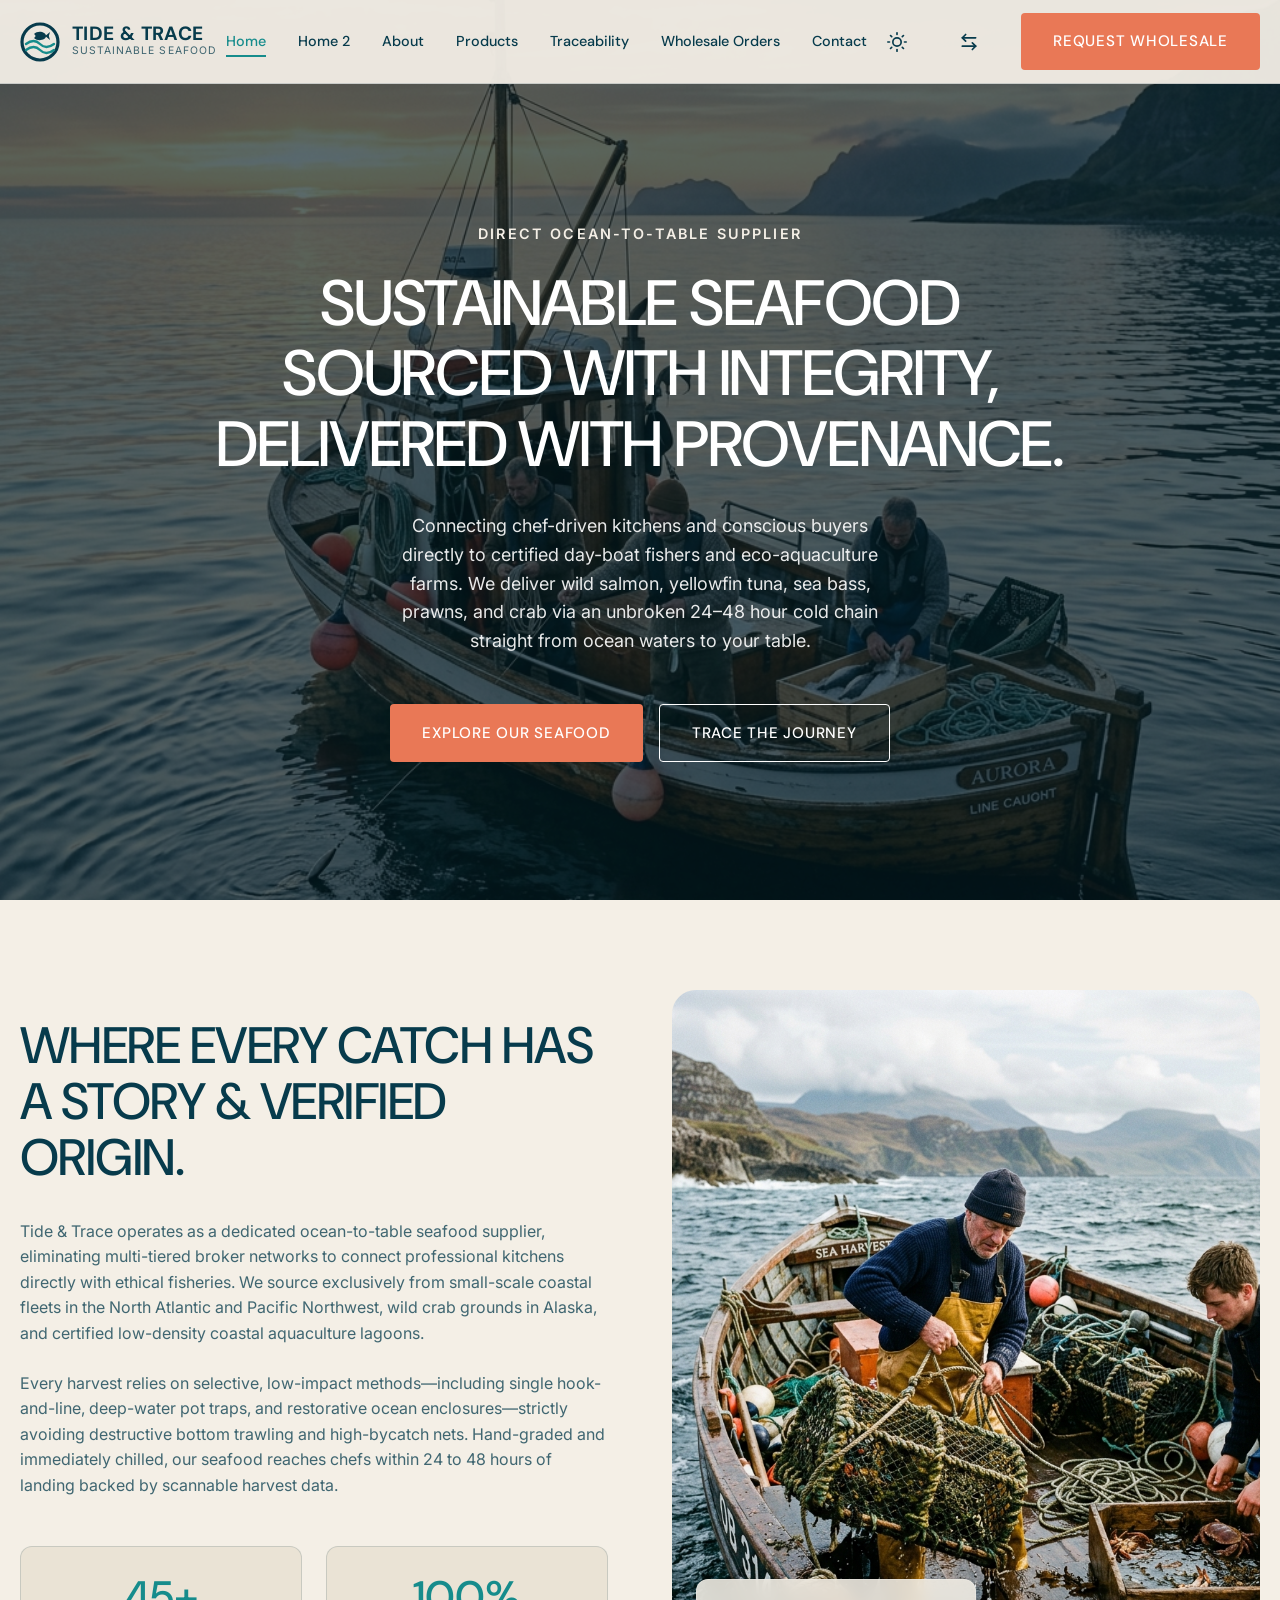
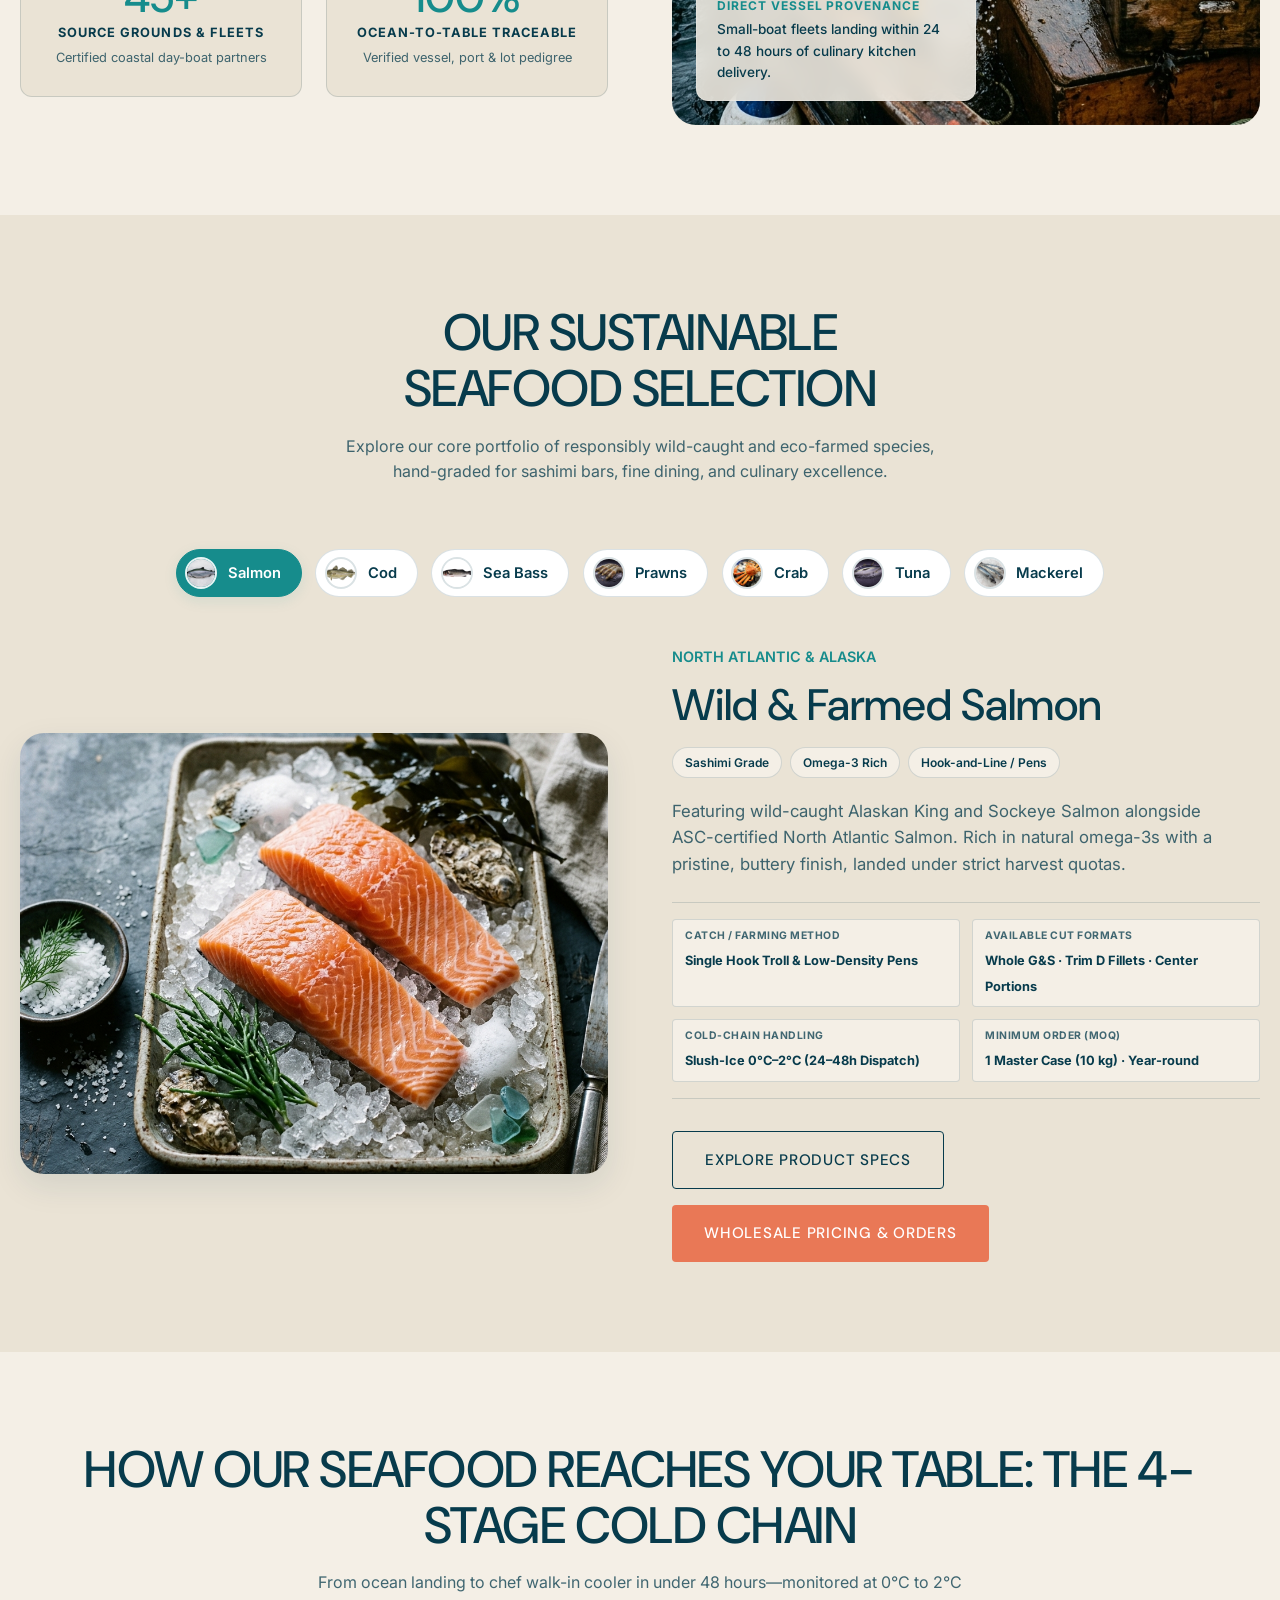
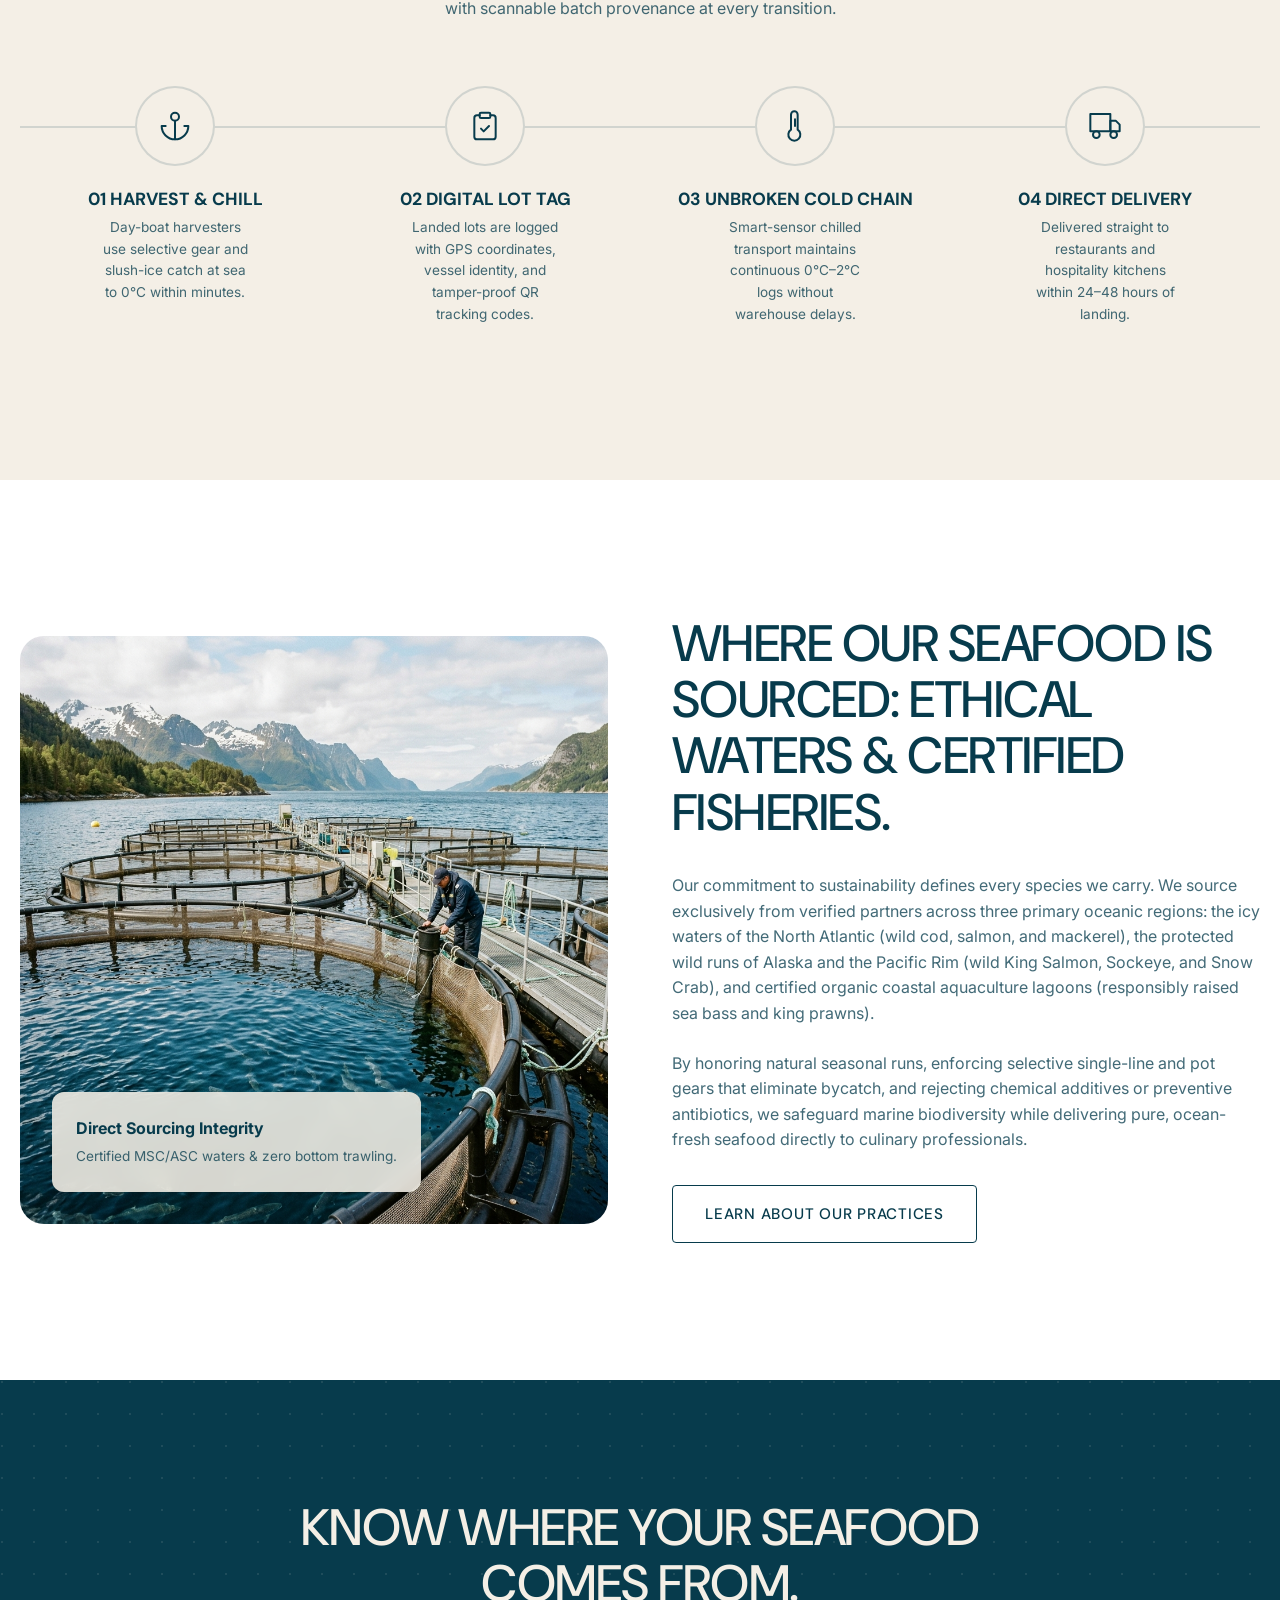
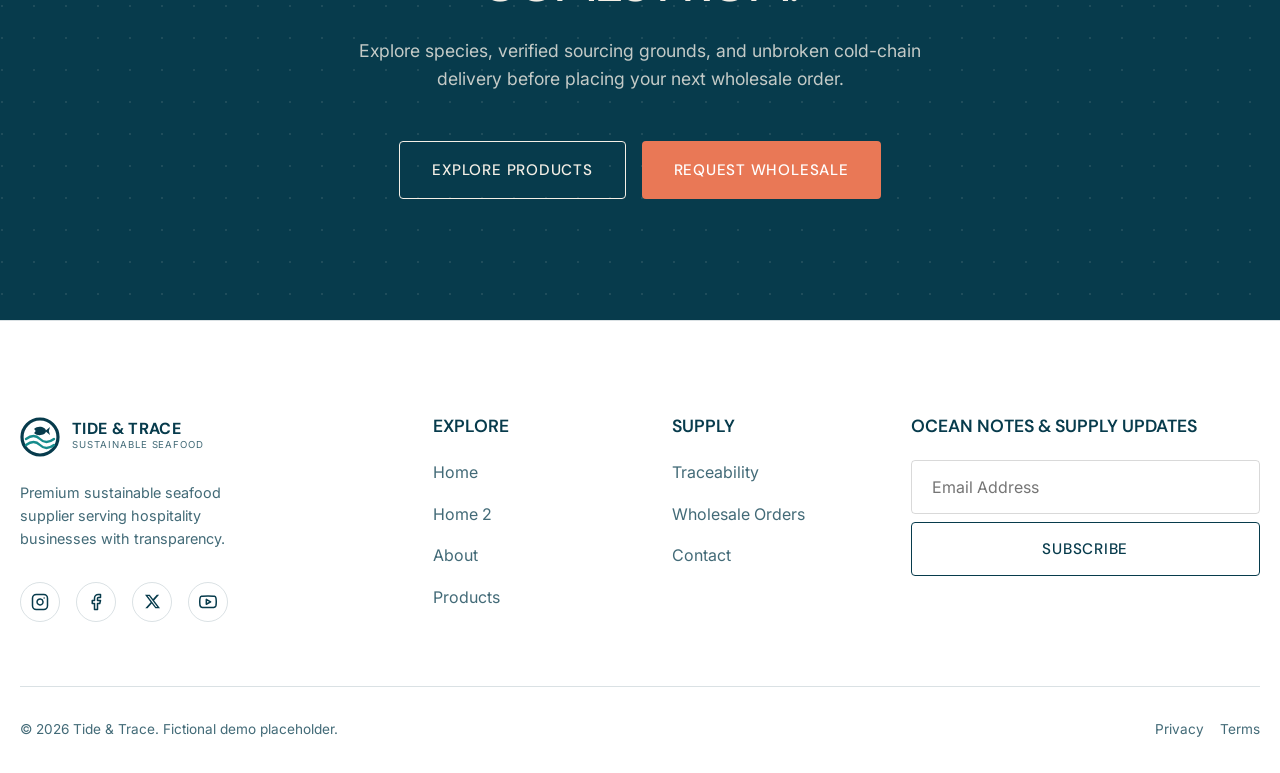
<file: index.html>
<!DOCTYPE html>
<html lang="en" data-theme="light">
<head>
    <meta charset="UTF-8">
    <meta name="viewport" content="width=device-width, initial-scale=1.0">
    <title>Tide & Trace | Sustainable Seafood Supplier</title>
    <meta name="description" content="Premium sustainable seafood supplier serving restaurants, hospitality, and conscious consumers with complete ocean-to-table traceability.">
    <meta property="og:title" content="Tide & Trace | Sustainable Seafood Supplier">
    <meta property="og:description" content="Premium sustainable seafood sourced with greater transparency and responsible practices.">
    <link rel="stylesheet" href="assets/css/style.css">

    <link rel="icon" type="image/svg+xml" href="assets/images/favicon.svg">
</head>
<body>

    <!-- GLOBAL NAVBAR -->
    <header class="navbar">
        <div class="container nav-container">
            <a href="index.html" class="nav-logo">
                <svg viewBox="0 0 100 100" xmlns="http://www.w3.org/2000/svg">
    <circle cx="50" cy="50" r="45" stroke="currentColor" stroke-width="8" fill="none" class="logo-frame" />
    <path d="M 15 55 Q 35 40 50 55 T 85 55" stroke="var(--accent-main, #168C8C)" stroke-width="6" fill="none" stroke-linecap="round" class="logo-wave" />
    <path d="M 15 70 Q 35 55 50 70 T 85 70" stroke="var(--accent-main, #168C8C)" stroke-width="6" fill="none" stroke-linecap="round" class="logo-wave" />
    <path d="M 65 35 C 65 25, 45 20, 35 30 C 40 33, 40 37, 35 40 C 45 50, 65 45, 65 35 Z" fill="currentColor" class="logo-fish" />
    <polygon points="63,35 75,25 72,35 75,45" fill="currentColor" class="logo-fish" />
</svg>
                <div>
                    <div class="nav-logo-text">TIDE & TRACE</div>
                    <div class="nav-logo-desc">Sustainable Seafood</div>
                </div>
            </a>

            <nav class="nav-center">
                <a href="index.html" class="nav-link active">Home</a>
                <a href="home-2.html" class="nav-link">Home 2</a>
                <a href="about.html" class="nav-link">About</a>
                <a href="products.html" class="nav-link">Products</a>
                <a href="traceability.html" class="nav-link">Traceability</a>
                <a href="wholesale.html" class="nav-link">Wholesale Orders</a>
                <a href="contact.html" class="nav-link">Contact</a>
            </nav>

            <div class="nav-right">
                <button class="nav-icon-btn theme-toggle" aria-label="Toggle Theme">
                    <svg width="20" height="20" viewBox="0 0 24 24" fill="none" stroke="currentColor" stroke-width="2" stroke-linecap="round" stroke-linejoin="round"><circle cx="12" cy="12" r="5"/><line x1="12" y1="1" x2="12" y2="3"/><line x1="12" y1="21" x2="12" y2="23"/><line x1="4.22" y1="4.22" x2="5.64" y2="5.64"/><line x1="18.36" y1="18.36" x2="19.78" y2="19.78"/><line x1="1" y1="12" x2="3" y2="12"/><line x1="21" y1="12" x2="23" y2="12"/><line x1="4.22" y1="19.78" x2="5.64" y2="18.36"/><line x1="18.36" y1="5.64" x2="19.78" y2="4.22"/></svg>
                </button>
                <button class="nav-icon-btn rtl-toggle" aria-label="Toggle RTL">
                    <svg width="20" height="20" viewBox="0 0 24 24" fill="none" stroke="currentColor" stroke-width="2" stroke-linecap="round" stroke-linejoin="round"><path d="M8 3L4 7l4 4"/><path d="M4 7h16"/><path d="M16 21l4-4-4-4"/><path d="M20 17H4"/></svg>
                </button>

                <a href="#" class="btn btn-primary" data-modal-target="wholesale-modal">Request Wholesale</a>
            </div>

            <button class="hamburger" aria-label="Menu">
                <span></span><span></span><span></span>
            </button>
        </div>
    </header>

    <!-- MOBILE SIDEBAR -->
    <div class="sidebar-overlay"></div>
    <aside class="sidebar">
        <button class="sidebar-close" aria-label="Close menu" style="position: absolute; top: 1.5rem; right: 1.5rem; background: none; border: none; cursor: pointer; color: var(--text-primary); z-index: 10;">
            <svg width="28" height="28" viewBox="0 0 24 24" fill="none" stroke="currentColor" stroke-width="2" stroke-linecap="round" stroke-linejoin="round"><line x1="18" y1="6" x2="6" y2="18"></line><line x1="6" y1="6" x2="18" y2="18"></line></svg>
        </button>
        <nav class="sidebar-nav">
            <a href="index.html" class="sidebar-link active">Home</a>
            <a href="home-2.html" class="sidebar-link">Home 2</a>
            <a href="about.html" class="sidebar-link">About</a>
            <a href="products.html" class="sidebar-link">Products</a>
            <a href="traceability.html" class="sidebar-link">Traceability</a>
            <a href="wholesale.html" class="sidebar-link">Wholesale Orders</a>
            <a href="contact.html" class="sidebar-link">Contact</a>

        </nav>
        <div class="sidebar-controls" style="display: flex; gap: 3rem; width: 100%; margin-top: 2rem; margin-bottom: 1rem; justify-content: center;">
            <button class="nav-icon-btn theme-toggle" aria-label="Toggle Theme" style="transform: scale(1.2);">
                <svg width="24" height="24" viewBox="0 0 24 24" fill="none" stroke="currentColor" stroke-width="2" stroke-linecap="round" stroke-linejoin="round"><circle cx="12" cy="12" r="5"/><line x1="12" y1="1" x2="12" y2="3"/><line x1="12" y1="21" x2="12" y2="23"/><line x1="4.22" y1="4.22" x2="5.64" y2="5.64"/><line x1="18.36" y1="18.36" x2="19.78" y2="19.78"/><line x1="1" y1="12" x2="3" y2="12"/><line x1="21" y1="12" x2="23" y2="12"/><line x1="4.22" y1="19.78" x2="5.64" y2="18.36"/><line x1="18.36" y1="5.64" x2="19.78" y2="4.22"/></svg>
            </button>
            <button class="nav-icon-btn rtl-toggle" aria-label="Toggle RTL" style="transform: scale(1.2);">
                <svg width="24" height="24" viewBox="0 0 24 24" fill="none" stroke="currentColor" stroke-width="2" stroke-linecap="round" stroke-linejoin="round"><path d="M8 3L4 7l4 4"/><path d="M4 7h16"/><path d="M16 21l4-4-4-4"/><path d="M20 17H4"/></svg>
            </button>
        </div>
        <div class="sidebar-cta" style="width: 100%;">
            <a href="#" class="btn btn-primary" style="width: 100%" data-modal-target="wholesale-modal">REQUEST WHOLESALE</a>
        </div>
    </aside>

    <main>
        <!-- SECTION 01 - HERO -->
        <section class="hero-ocean" style="align-items: center; justify-content: center; text-align: center;">
            <div class="hero-bg">
                <img src="assets/images/hero-ocean.webp" alt="Sustainable fishing boat at dawn" loading="eager">
            </div>
            <div class="hero-overlay" style="background: rgba(4, 27, 35, 0.65);"></div>
            <div class="container relative z-10">
                <div class="hero-content reveal active" style="max-width: 900px; margin-inline: auto; display: flex; flex-direction: column; align-items: center;">
                    <span class="hero-subtitle" style="color: var(--c-sand);">Direct Ocean-to-Table Supplier</span>
                    <h1 class="hero-title" style="color: var(--c-white);">SUSTAINABLE SEAFOOD SOURCED WITH INTEGRITY, DELIVERED WITH PROVENANCE.</h1>
                    <p class="hero-text" style="color: rgba(255, 255, 255, 0.9); margin-inline: auto;">Connecting chef-driven kitchens and conscious buyers directly to certified day-boat fishers and eco-aquaculture farms. We deliver wild salmon, yellowfin tuna, sea bass, prawns, and crab via an unbroken 24–48 hour cold chain straight from ocean waters to your table.</p>
                    <div class="hero-actions" style="justify-content: center;">
                        <a href="products.html" class="btn btn-primary">Explore Our Seafood</a>
                        <a href="traceability.html" class="btn btn-secondary" style="border-color: var(--c-white); color: var(--c-white);">Trace The Journey</a>
                    </div>
                </div>
            </div>
        </section>

        <!-- SECTION 02 - SOURCING STORY -->
        <section class="section-padding">
            <div class="container split-section" style="gap: 4rem; align-items: center;">
                <div class="reveal">
                    <h2 class="editorial-heading" style="margin-bottom: 2rem;">WHERE EVERY CATCH HAS A STORY & VERIFIED ORIGIN.</h2>
                    <p style="margin-bottom: 1.5rem; color: var(--text-secondary);">Tide & Trace operates as a dedicated ocean-to-table seafood supplier, eliminating multi-tiered broker networks to connect professional kitchens directly with ethical fisheries. We source exclusively from small-scale coastal fleets in the North Atlantic and Pacific Northwest, wild crab grounds in Alaska, and certified low-density coastal aquaculture lagoons.</p>
                    <p style="margin-bottom: 3rem; color: var(--text-secondary);">Every harvest relies on selective, low-impact methods—including single hook-and-line, deep-water pot traps, and restorative ocean enclosures—strictly avoiding destructive bottom trawling and high-bycatch nets. Hand-graded and immediately chilled, our seafood reaches chefs within 24 to 48 hours of landing backed by scannable harvest data.</p>
                    
                    <div class="grid-2" style="gap: 1.5rem;">
                        <div style="background: var(--bg-secondary); padding: 1.75rem 1.5rem; border-radius: var(--radius-md); border: 1px solid var(--border-color); text-align: center;">
                            <h3 style="font-size: 2.75rem; color: var(--accent-main); margin-bottom: 0.25rem; font-family: var(--font-heading); line-height: 1;">45+</h3>
                            <div style="font-size: 0.8rem; font-weight: 700; letter-spacing: 0.08em; text-transform: uppercase; color: var(--text-primary);">Source Grounds & Fleets</div>
                            <div style="font-size: 0.8rem; color: var(--text-secondary); margin-top: 0.25rem;">Certified coastal day-boat partners</div>
                        </div>
                        <div style="background: var(--bg-secondary); padding: 1.75rem 1.5rem; border-radius: var(--radius-md); border: 1px solid var(--border-color); text-align: center;">
                            <h3 style="font-size: 2.75rem; color: var(--accent-main); margin-bottom: 0.25rem; font-family: var(--font-heading); line-height: 1;">100%</h3>
                            <div style="font-size: 0.8rem; font-weight: 700; letter-spacing: 0.08em; text-transform: uppercase; color: var(--text-primary);">Ocean-To-Table Traceable</div>
                            <div style="font-size: 0.8rem; color: var(--text-secondary); margin-top: 0.25rem;">Verified vessel, port & lot pedigree</div>
                        </div>
                    </div>
                </div>
                <div class="reveal delay-200" style="position: relative; border-radius: var(--radius-lg); overflow: hidden; aspect-ratio: 4/5;">
                    <img src="assets/images/sourcing-story.webp" alt="Artisanal Fishermen Hauling Fresh Ocean Catch at Sea" style="width: 100%; height: 100%; object-fit: cover;">
                    <div style="position: absolute; bottom: 1.5rem; inset-inline-start: 1.5rem; background: var(--glass-bg); backdrop-filter: blur(8px); padding: 1rem 1.25rem; border-radius: var(--radius-md); border: 1px solid rgba(255, 255, 255, 0.2); max-width: 280px;">
                        <div style="font-size: 0.75rem; font-weight: 700; text-transform: uppercase; letter-spacing: 0.08em; color: var(--accent-main); margin-bottom: 0.25rem;">Direct Vessel Provenance</div>
                        <div style="font-size: 0.85rem; color: var(--text-primary); font-weight: 500;">Small-boat fleets landing within 24 to 48 hours of culinary kitchen delivery.</div>
                    </div>
                </div>
            </div>
        </section>

        <!-- SECTION 03 - SPECIES EXPLORER -->
        <section class="section-padding" style="background-color: var(--bg-secondary);">
            <div class="container">
                <div class="text-center reveal" style="margin-bottom: 4rem; max-width: 600px; margin-inline: auto;">
                    <h2 style="margin-bottom: 1rem;">OUR SUSTAINABLE SEAFOOD SELECTION</h2>
                    <p style="color: var(--text-secondary);">Explore our core portfolio of responsibly wild-caught and eco-farmed species, hand-graded for sashimi bars, fine dining, and culinary excellence.</p>
                </div>

                <div class="species-selector reveal delay-100">
                    <button class="species-btn active" data-img="assets/images/species-salmon.webp" data-title="Wild &amp; Farmed Salmon" data-source="North Atlantic &amp; Alaska" data-tags="Sashimi Grade A+,Omega-3 Rich,Hook-and-Line / Pens" data-method="Single Hook Troll &amp; Low-Density Pens" data-cuts="Whole G&amp;S · Trim D Fillets · Center Portions" data-temp="Slush-Ice 0°C–2°C (24–48h Dispatch)" data-moq="1 Master Case (10 kg) · Year-round" data-desc="Featuring wild-caught Alaskan King and Sockeye Salmon alongside ASC-certified North Atlantic Salmon. Rich in natural omega-3s with a pristine, buttery finish, landed under strict harvest quotas."><img src="assets/images/Pacific King Salmon.png" class="species-btn-thumb" alt="Salmon">Salmon</button>
                    <button class="species-btn" data-img="assets/images/Atlantic Cod.png" data-title="Pacific &amp; Atlantic Cod" data-source="North Atlantic (Iceland) &amp; Bering Sea" data-tags="Single Hook &amp; Line,Day-Boat Landed,MSC Certified" data-method="Artisanal Single Hook &amp; Line (Zero Trawl)" data-cuts="Skinless Loins · Pin-Bone Out Fillets · Whole" data-temp="Slush-Ice Bled at Sea (<36h Landing)" data-moq="1 Insulated Crate (10 kg) · Day-Boat" data-desc="Pristine line-caught Atlantic Cod with tender, snow-white flakes and clean oceanic sweetness. Handled with immediate slush-ice bleed and unbroken 0°C chilling for optimal culinary yield."><img src="assets/images/Atlantic Cod.png" class="species-btn-thumb" alt="Atlantic Cod">Cod</button>
                    <button class="species-btn" data-img="assets/images/species-seabass.webp" data-title="European &amp; Black Sea Bass" data-source="Mediterranean &amp; Atlantic Coasts" data-tags="Delicate Sweet Flakes,Crisp-Skin Yield,Eco-Aquaculture" data-method="Hook-and-Line Fleets &amp; Oxygenated Lagoons" data-cuts="Whole Scaled G&amp;S · Butterfly Fillets" data-temp="Continuous 0.5°C Seawater Slush Ice" data-moq="1 Master Carton (10 kg) · Calibrated" data-desc="Delicate, sweet white flakes with crisp-skin potential. Sourced from artisanal small-boat hook fleets and low-impact coastal pens maintaining superior water quality standards."><img src="assets/images/European Sea Bass.png" class="species-btn-thumb" alt="Sea Bass">Sea Bass</button>
                    <button class="species-btn" data-img="assets/images/species-prawns.webp" data-title="King Prawns &amp; Black Tiger Prawns" data-source="Clean Coastal Aquaculture &amp; Pacific" data-tags="Natural Ocean Sweetness,Mangrove-Friendly,Zero Antibiotics" data-method="Low-Density Aerated Mangrove Lagoons" data-cuts="Colossal U/10 &amp; 16/20 · Shell-on · Peeled" data-temp="Flash-Chilled on Landing / IQF Blocks" data-moq="1 Master Carton (5 kg / 1 kg inners)" data-desc="Sweet, crisp texture and vibrant coloration. Harvested from certified organic mangrove-friendly aquaculture and cold-water spot prawn traps, immediately chilled on ice."><img src="assets/images/King Prawns.png" class="species-btn-thumb" alt="Prawns">Prawns</button>
                    <button class="species-btn" data-img="assets/images/species-crab.webp" data-title="Alaskan King Crab &amp; Snow Crab" data-source="Bering Sea &amp; North Pacific" data-tags="Sweet Leg Clusters,Bering Sea Wild,Escape-Ring Traps" data-method="Baited Wire Pots with Escape Rings" data-cuts="Colossal Leg Clusters · Live Tanked · Split" data-temp="Live Holding Wells or Flash-Brine IQF" data-moq="1 Master Crab Crate (10 kg / 20 lb)" data-desc="Succulent, naturally sweet leg clusters harvested from strictly regulated sub-arctic fisheries using escape-ring pot traps to protect juvenile crab populations."><img src="assets/images/Snow Crab.png" class="species-btn-thumb" alt="Crab">Crab</button>
                    <button class="species-btn" data-img="assets/images/species-tuna.webp" data-title="Yellowfin &amp; Bluefin Tuna" data-source="Pacific (FAO 71) &amp; Mediterranean Sea" data-tags="Sashimi Grade #1,Zero Bycatch,Pole-and-Line" data-method="Handline &amp; Pole-and-Line (Dolphin Safe)" data-cuts="AAA Saku Loins · Akami / Chutoro / Otoro" data-temp="-60°C Ultra-Low Super-Frozen or 0°C" data-moq="1 Vacuum Box (5 kg / 10 kg) · Loins" data-desc="Sashimi-grade loins and whole fish caught exclusively with artisanal pole-and-line and trolling lines. Clean ruby-red flesh, firm culinary texture, and zero dolphin or turtle bycatch."><img src="assets/images/Yellowfin Tuna.png" class="species-btn-thumb" alt="Tuna">Tuna</button>
                    <button class="species-btn" data-img="assets/images/species-mackerel.webp" data-title="Atlantic &amp; Spanish Mackerel" data-source="North Atlantic Open Waters (FAO 27)" data-tags="Rich Healthy Oils,Bold Flavor,Pelagic Handline" data-method="Coastal Day-Boat Pelagic Handlines" data-cuts="Whole Round · Pin-Bone Fillets · Cured" data-temp="Immediate 0°C Seawater Slush-Ice" data-moq="1 Day-Boat Crate (10 kg) · Fresh Run" data-desc="Rich in healthy oils and bold, savory flavor. Harvested by coastal day-boats using pelagic handlines, ideal for curing, searing, and traditional sushi preparations."><img src="assets/images/Atlantic Mackerel.png" class="species-btn-thumb" alt="Mackerel">Mackerel</button>
                </div>

                <div class="species-display reveal delay-200">
                    <div class="species-image-container">
                        <img id="species-explorer-img" src="assets/images/species-salmon.webp" alt="Species showcase">
                    </div>
                    <div>
                        <div style="font-size: 0.9rem; font-weight: 600; color: var(--accent-main); text-transform: uppercase; margin-bottom: 0.75rem;" id="species-explorer-source">North Atlantic &amp; Alaska</div>
                        <h3 id="species-explorer-title" style="font-size: 2.75rem; margin-bottom: 1rem; line-height: 1.15;">Wild &amp; Farmed Salmon</h3>
                        <div style="display: flex; gap: 0.5rem; flex-wrap: wrap; margin-bottom: 1.25rem;" id="species-explorer-tags">
                            <span style="font-size: 0.75rem; background: var(--bg-primary); padding: 0.3rem 0.75rem; border-radius: 100px; border: 1px solid var(--border-color); font-weight: 600;">Sashimi Grade</span>
                            <span style="font-size: 0.75rem; background: var(--bg-primary); padding: 0.3rem 0.75rem; border-radius: 100px; border: 1px solid var(--border-color); font-weight: 600;">Omega-3 Rich</span>
                            <span style="font-size: 0.75rem; background: var(--bg-primary); padding: 0.3rem 0.75rem; border-radius: 100px; border: 1px solid var(--border-color); font-weight: 600;">Hook-and-Line / Pens</span>
                        </div>
                        <p id="species-explorer-desc" style="color: var(--text-secondary); margin-bottom: 1.5rem; font-size: 1.05rem; max-width: 550px; line-height: 1.6;">Featuring wild-caught Alaskan King and Sockeye Salmon alongside ASC-certified North Atlantic Salmon. Rich in natural omega-3s with a pristine, buttery finish, landed under strict harvest quotas.</p>

                        <!-- SOURCING DECISION PARAMETERS -->
                        <div id="species-explorer-specs" style="display: grid; grid-template-columns: 1fr 1fr; gap: 0.75rem; margin-bottom: 2rem; border-top: 1px solid var(--border-color); border-bottom: 1px solid var(--border-color); padding-block: 1rem;">
                            <div style="background: var(--bg-primary); padding: 0.5rem 0.75rem; border-radius: var(--radius-sm); border: 1px solid var(--border-color);">
                                <span style="color: var(--text-secondary); display: block; font-size: 0.65rem; text-transform: uppercase; font-weight: 700; letter-spacing: 0.05em; margin-bottom: 0.15rem;">Catch / Farming Method</span>
                                <strong id="species-explorer-method" style="color: var(--text-primary); font-size: 0.8rem;">Single Hook Troll &amp; Low-Density Pens</strong>
                            </div>
                            <div style="background: var(--bg-primary); padding: 0.5rem 0.75rem; border-radius: var(--radius-sm); border: 1px solid var(--border-color);">
                                <span style="color: var(--text-secondary); display: block; font-size: 0.65rem; text-transform: uppercase; font-weight: 700; letter-spacing: 0.05em; margin-bottom: 0.15rem;">Available Cut Formats</span>
                                <strong id="species-explorer-cuts" style="color: var(--text-primary); font-size: 0.8rem;">Whole G&amp;S · Trim D Fillets · Center Portions</strong>
                            </div>
                            <div style="background: var(--bg-primary); padding: 0.5rem 0.75rem; border-radius: var(--radius-sm); border: 1px solid var(--border-color);">
                                <span style="color: var(--text-secondary); display: block; font-size: 0.65rem; text-transform: uppercase; font-weight: 700; letter-spacing: 0.05em; margin-bottom: 0.15rem;">Cold-Chain Handling</span>
                                <strong id="species-explorer-temp" style="color: var(--text-primary); font-size: 0.8rem;">Slush-Ice 0°C–2°C (24–48h Dispatch)</strong>
                            </div>
                            <div style="background: var(--bg-primary); padding: 0.5rem 0.75rem; border-radius: var(--radius-sm); border: 1px solid var(--border-color);">
                                <span style="color: var(--text-secondary); display: block; font-size: 0.65rem; text-transform: uppercase; font-weight: 700; letter-spacing: 0.05em; margin-bottom: 0.15rem;">Minimum Order (MOQ)</span>
                                <strong id="species-explorer-moq" style="color: var(--text-primary); font-size: 0.8rem;">1 Master Case (10 kg) · Year-round</strong>
                            </div>
                        </div>

                        <div style="display: flex; gap: 1rem; flex-wrap: wrap;">
                            <a href="products.html" class="btn btn-secondary">Explore Product Specs</a>
                            <a href="wholesale.html#enquiry-form" class="btn btn-primary">Wholesale Pricing &amp; Orders</a>
                        </div>
                    </div>
                </div>
            </div>
        </section>

        <!-- SECTION 04 - OCEAN-TO-TABLE JOURNEY -->
        <section class="section-padding">
            <div class="container text-center reveal">
                <h2 style="margin-bottom: 1rem;">HOW OUR SEAFOOD REACHES YOUR TABLE: THE 4-STAGE COLD CHAIN</h2>
                <p style="color: var(--text-secondary); max-width: 650px; margin-inline: auto;">From ocean landing to chef walk-in cooler in under 48 hours—monitored at 0°C to 2°C with scannable batch provenance at every transition.</p>
                
                <div class="timeline">
                    <div class="timeline-step">
                        <div class="timeline-icon">
                            <svg width="32" height="32" viewBox="0 0 24 24" fill="none" stroke="currentColor" stroke-width="1.5" stroke-linecap="round" stroke-linejoin="round"><circle cx="12" cy="5" r="3"/><path d="M12 22V8"/><path d="M5 12H2a10 10 0 0 0 20 0h-3"/></svg>
                        </div>
                        <h4 class="timeline-title">01 HARVEST & CHILL</h4>
                        <p class="timeline-desc">Day-boat harvesters use selective gear and slush-ice catch at sea to 0°C within minutes.</p>
                    </div>
                    <div class="timeline-step">
                        <div class="timeline-icon">
                            <svg width="32" height="32" viewBox="0 0 24 24" fill="none" stroke="currentColor" stroke-width="1.5" stroke-linecap="round" stroke-linejoin="round"><path d="M16 4h2a2 2 0 0 1 2 2v14a2 2 0 0 1-2 2H6a2 2 0 0 1-2-2V6a2 2 0 0 1 2-2h2"/><rect x="8" y="2" width="8" height="4" rx="1" ry="1"/><path d="M9 14l2 2 4-4"/></svg>
                        </div>
                        <h4 class="timeline-title">02 DIGITAL LOT TAG</h4>
                        <p class="timeline-desc">Landed lots are logged with GPS coordinates, vessel identity, and tamper-proof QR tracking codes.</p>
                    </div>
                    <div class="timeline-step">
                        <div class="timeline-icon">
                            <svg width="32" height="32" viewBox="0 0 24 24" fill="none" stroke="currentColor" stroke-width="1.5" stroke-linecap="round" stroke-linejoin="round"><path d="M14 14.76V3.5a2.5 2.5 0 0 0-5 0v11.26a4.5 4.5 0 1 0 5 0z"/><path d="M12 7v5"/></svg>
                        </div>
                        <h4 class="timeline-title">03 UNBROKEN COLD CHAIN</h4>
                        <p class="timeline-desc">Smart-sensor chilled transport maintains continuous 0°C–2°C logs without warehouse delays.</p>
                    </div>
                    <div class="timeline-step">
                        <div class="timeline-icon">
                            <svg width="32" height="32" viewBox="0 0 24 24" fill="none" stroke="currentColor" stroke-width="1.5" stroke-linecap="round" stroke-linejoin="round"><rect x="1" y="3" width="15" height="13"/><polygon points="16 8 20 8 23 11 23 16 16 16 16 8"/><circle cx="5.5" cy="18.5" r="2.5"/><circle cx="18.5" cy="18.5" r="2.5"/></svg>
                        </div>
                        <h4 class="timeline-title">04 DIRECT DELIVERY</h4>
                        <p class="timeline-desc">Delivered straight to restaurants and hospitality kitchens within 24–48 hours of landing.</p>
                    </div>
                </div>
            </div>
        </section>

        <!-- SECTION 05 - RESPONSIBLE SOURCING (Asymmetric) -->
        <section class="section-padding" style="background-color: var(--card-bg);">
            <div class="container split-section" style="gap: 4rem; align-items: center;">
                <div class="reveal delay-100" style="position: relative; border-radius: var(--radius-lg); overflow: hidden; aspect-ratio: 1/1;">
                    <img src="assets/images/aquaculture.webp" alt="Responsible aquaculture" style="width: 100%; height: 100%; object-fit: cover;">
                    <div style="position: absolute; bottom: 2rem; inset-inline-start: 2rem; background: var(--glass-bg); padding: 1.5rem; border-radius: var(--radius-md); backdrop-filter: blur(8px);">
                        <div style="font-weight: 700; margin-bottom: 0.25rem;">Direct Sourcing Integrity</div>
                        <div style="font-size: 0.85rem; color: var(--text-secondary);">Certified MSC/ASC waters & zero bottom trawling.</div>
                    </div>
                </div>
                <div class="reveal">
                    <h2 class="editorial-heading" style="margin-bottom: 2rem;">WHERE OUR SEAFOOD IS SOURCED: ETHICAL WATERS & CERTIFIED FISHERIES.</h2>
                    <p style="margin-bottom: 1.5rem; color: var(--text-secondary);">Our commitment to sustainability defines every species we carry. We source exclusively from verified partners across three primary oceanic regions: the icy waters of the North Atlantic (wild cod, salmon, and mackerel), the protected wild runs of Alaska and the Pacific Rim (wild King Salmon, Sockeye, and Snow Crab), and certified organic coastal aquaculture lagoons (responsibly raised sea bass and king prawns).</p>
                    <p style="margin-bottom: 2rem; color: var(--text-secondary);">By honoring natural seasonal runs, enforcing selective single-line and pot gears that eliminate bycatch, and rejecting chemical additives or preventive antibiotics, we safeguard marine biodiversity while delivering pure, ocean-fresh seafood directly to culinary professionals.</p>
                    <a href="about.html" class="btn btn-secondary">Learn About Our Practices</a>
                </div>
            </div>
        </section>

        <!-- SECTION 06 - FINAL CTA -->
        <section class="section-padding" style="background-color: var(--c-deep-ocean); position: relative; display: flex; align-items: center; justify-content: center; text-align: center; min-height: 60svh; overflow: hidden;">
            <div style="position: absolute; inset: 0; opacity: 0.1; background-image: radial-gradient(circle at 2px 2px, var(--c-sand) 1px, transparent 0); background-size: 32px 32px;"></div>
            <div class="container relative z-10 text-center reveal">
                <h2 style="color: var(--c-sand); margin-bottom: 1.5rem; max-width: 800px; margin-inline: auto;">KNOW WHERE YOUR SEAFOOD COMES FROM.</h2>
                <p style="color: rgba(244, 239, 230, 0.8); margin-bottom: 3rem; font-size: 1.1rem; max-width: 600px; margin-inline: auto;">Explore species, verified sourcing grounds, and unbroken cold-chain delivery before placing your next wholesale order.</p>
                <div style="display: flex; gap: 1rem; justify-content: center; flex-wrap: wrap;">
                    <a href="products.html" class="btn btn-secondary" style="border-color: var(--c-sand); color: var(--c-sand);">Explore Products</a>
                    <a href="#" class="btn btn-primary" data-modal-target="wholesale-modal">Request Wholesale</a>
                </div>
            </div>
        </section>
    </main>

    <!-- GLOBAL WHOLESALE POPUP -->
    <div class="modal-overlay" id="wholesale-modal">
        <div class="modal-container">
            <button class="modal-close" data-modal-close aria-label="Close modal">
                <svg width="24" height="24" viewBox="0 0 24 24" fill="none" stroke="currentColor" stroke-width="2"><line x1="18" y1="6" x2="6" y2="18"/><line x1="6" y1="6" x2="18" y2="18"/></svg>
            </button>
            
            <div class="modal-header">
                <h3 class="editorial-heading" style="font-size: 2rem; margin-bottom: 0.5rem;">LET'S TALK SEAFOOD</h3>
                <p style="color: var(--text-secondary); font-size: 0.9rem;">Submit your enquiry and our team will get in touch.</p>
            </div>
            
            <form>
                <div class="grid-2" style="gap: 1rem;">
                    <div class="form-group">
                        <label class="form-label">Full Name</label>
                        <input type="text" class="form-control" required>
                    </div>
                    <div class="form-group">
                        <label class="form-label">Business Name</label>
                        <input type="text" class="form-control" required>
                    </div>
                </div>
                
                <div class="grid-2" style="gap: 1rem;">
                    <div class="form-group">
                        <label class="form-label">Email</label>
                        <input type="email" class="form-control" required>
                    </div>
                    <div class="form-group">
                        <label class="form-label">Phone</label>
                        <input type="tel" class="form-control">
                    </div>
                </div>
                
                <div class="grid-2" style="gap: 1rem;">
                    <div class="form-group">
                        <label class="form-label">Enquiry Type</label>
                        <select class="form-control form-select" required>
                            <option value="">Select option...</option>
                            <option>Wholesale Order</option>
                            <option>Product Information</option>
                            <option>Traceability</option>
                            <option>General Enquiry</option>
                        </select>
                    </div>
                    <div class="form-group">
                        <label class="form-label">Business Type</label>
                        <select class="form-control form-select" required>
                            <option value="">Select option...</option>
                            <option>Restaurant</option>
                            <option>Hotel</option>
                            <option>Retail</option>
                            <option>Distributor</option>
                        </select>
                    </div>
                </div>
                
                <div class="form-group">
                    <label class="form-label">Message</label>
                    <textarea class="form-control" required></textarea>
                </div>
                
                <div style="display: flex; gap: 1rem; margin-top: 2rem;">
                    <button type="submit" class="btn btn-primary" style="flex: 1;">Send Enquiry</button>
                    <button type="button" class="btn btn-secondary" data-modal-close>Cancel</button>
                </div>
            </form>
        </div>
    </div>

    <!-- FOOTER -->
    <footer class="footer">
        <div class="container">
            <div class="footer-grid">
                <div>
                    <div class="nav-logo" style="margin-bottom: 1.5rem;">
                        <svg width="32" height="32" viewBox="0 0 100 100" xmlns="http://www.w3.org/2000/svg">
    <circle cx="50" cy="50" r="45" stroke="currentColor" stroke-width="8" fill="none" class="logo-frame" />
    <path d="M 15 55 Q 35 40 50 55 T 85 55" stroke="var(--accent-main, #168C8C)" stroke-width="6" fill="none" stroke-linecap="round" class="logo-wave" />
    <path d="M 15 70 Q 35 55 50 70 T 85 70" stroke="var(--accent-main, #168C8C)" stroke-width="6" fill="none" stroke-linecap="round" class="logo-wave" />
    <path d="M 65 35 C 65 25, 45 20, 35 30 C 40 33, 40 37, 35 40 C 45 50, 65 45, 65 35 Z" fill="currentColor" class="logo-fish" />
    <polygon points="63,35 75,25 72,35 75,45" fill="currentColor" class="logo-fish" />
</svg>
                        <div>
                            <div class="nav-logo-text" style="font-size: 1rem;">TIDE & TRACE</div>
                            <div class="nav-logo-desc" style="font-size: 0.6rem;">Sustainable Seafood</div>
                        </div>
                    </div>
                    <p style="color: var(--text-secondary); font-size: 0.9rem; max-width: 250px;">Premium sustainable seafood supplier serving hospitality businesses with transparency.</p>
                    
                    <div class="social-icons">
                        <a href="#" class="social-icon" aria-label="Instagram">
                            <svg width="18" height="18" viewBox="0 0 24 24" fill="none" stroke="currentColor" stroke-width="2" stroke-linecap="round" stroke-linejoin="round"><rect x="2" y="2" width="20" height="20" rx="5" ry="5"></rect><path d="M16 11.37A4 4 0 1 1 12.63 8 4 4 0 0 1 16 11.37z"></path><line x1="17.5" y1="6.5" x2="17.51" y2="6.5"></line></svg>
                        </a>
                        <a href="#" class="social-icon" aria-label="Facebook">
                            <svg width="18" height="18" viewBox="0 0 24 24" fill="none" stroke="currentColor" stroke-width="2" stroke-linecap="round" stroke-linejoin="round"><path d="M18 2h-3a5 5 0 0 0-5 5v3H7v4h3v8h4v-8h3l1-4h-4V7a1 1 0 0 1 1-1h3z"></path></svg>
                        </a>
                        <a href="#" class="social-icon" aria-label="X">
                            <svg width="15" height="15" viewBox="0 0 24 24" fill="currentColor"><path d="M18.901 1.153h3.68l-8.04 9.19L24 22.846h-7.406l-5.8-7.584-6.638 7.584H.474l8.6-9.83L0 1.154h7.594l5.243 6.932ZM17.61 20.644h2.039L6.486 3.24H4.298Z"/></svg>
                        </a>
                        <a href="#" class="social-icon" aria-label="YouTube">
                            <svg width="18" height="18" viewBox="0 0 24 24" fill="none" stroke="currentColor" stroke-width="2" stroke-linecap="round" stroke-linejoin="round"><path d="M22.54 6.42a2.78 2.78 0 0 0-1.94-2C18.88 4 12 4 12 4s-6.88 0-8.6.46a2.78 2.78 0 0 0-1.94 2A29 29 0 0 0 1 11.75a29 29 0 0 0 .46 5.33A2.78 2.78 0 0 0 3.4 19c1.72.46 8.6.46 8.6.46s6.88 0 8.6-.46a2.78 2.78 0 0 0 1.94-2 29 29 0 0 0 .46-5.25 29 29 0 0 0-.46-5.33z"></path><polygon points="9.75 15.02 15.5 11.75 9.75 8.48 9.75 15.02"></polygon></svg>
                        </a>
                    </div>
                </div>
                
                <div>
                    <h4 class="footer-title">EXPLORE</h4>
                    <nav class="footer-links">
                        <a href="index.html">Home</a>
                        <a href="home-2.html">Home 2</a>
                        <a href="about.html">About</a>
                        <a href="products.html">Products</a>
                    </nav>
                </div>
                
                <div>
                    <h4 class="footer-title">SUPPLY</h4>
                    <nav class="footer-links">
                        <a href="traceability.html">Traceability</a>
                        <a href="wholesale.html">Wholesale Orders</a>
                        <a href="contact.html">Contact</a>
                    </nav>
                </div>
                
                <div>
                    <h4 class="footer-title">OCEAN NOTES & SUPPLY UPDATES</h4>
                    <form style="display: flex; flex-direction: column; gap: 0.5rem;">
                        <input type="email" class="form-control" placeholder="Email Address" required style="background: transparent; border-color: rgba(128,128,128,0.3);">
                        <button type="submit" class="btn btn-secondary" style="width: 100%;">Subscribe</button>
                    </form>
                </div>
            </div>
            
            <div class="footer-bottom">
                <div>&copy; 2026 Tide & Trace. Fictional demo placeholder.</div>
                <div style="display: flex; gap: 1rem;">
                    <a href="#">Privacy</a>
                    <a href="#">Terms</a>
                </div>
            </div>
        </div>
    </footer>

    <script src="assets/js/main.js"></script>
</body>
</html>
</file>
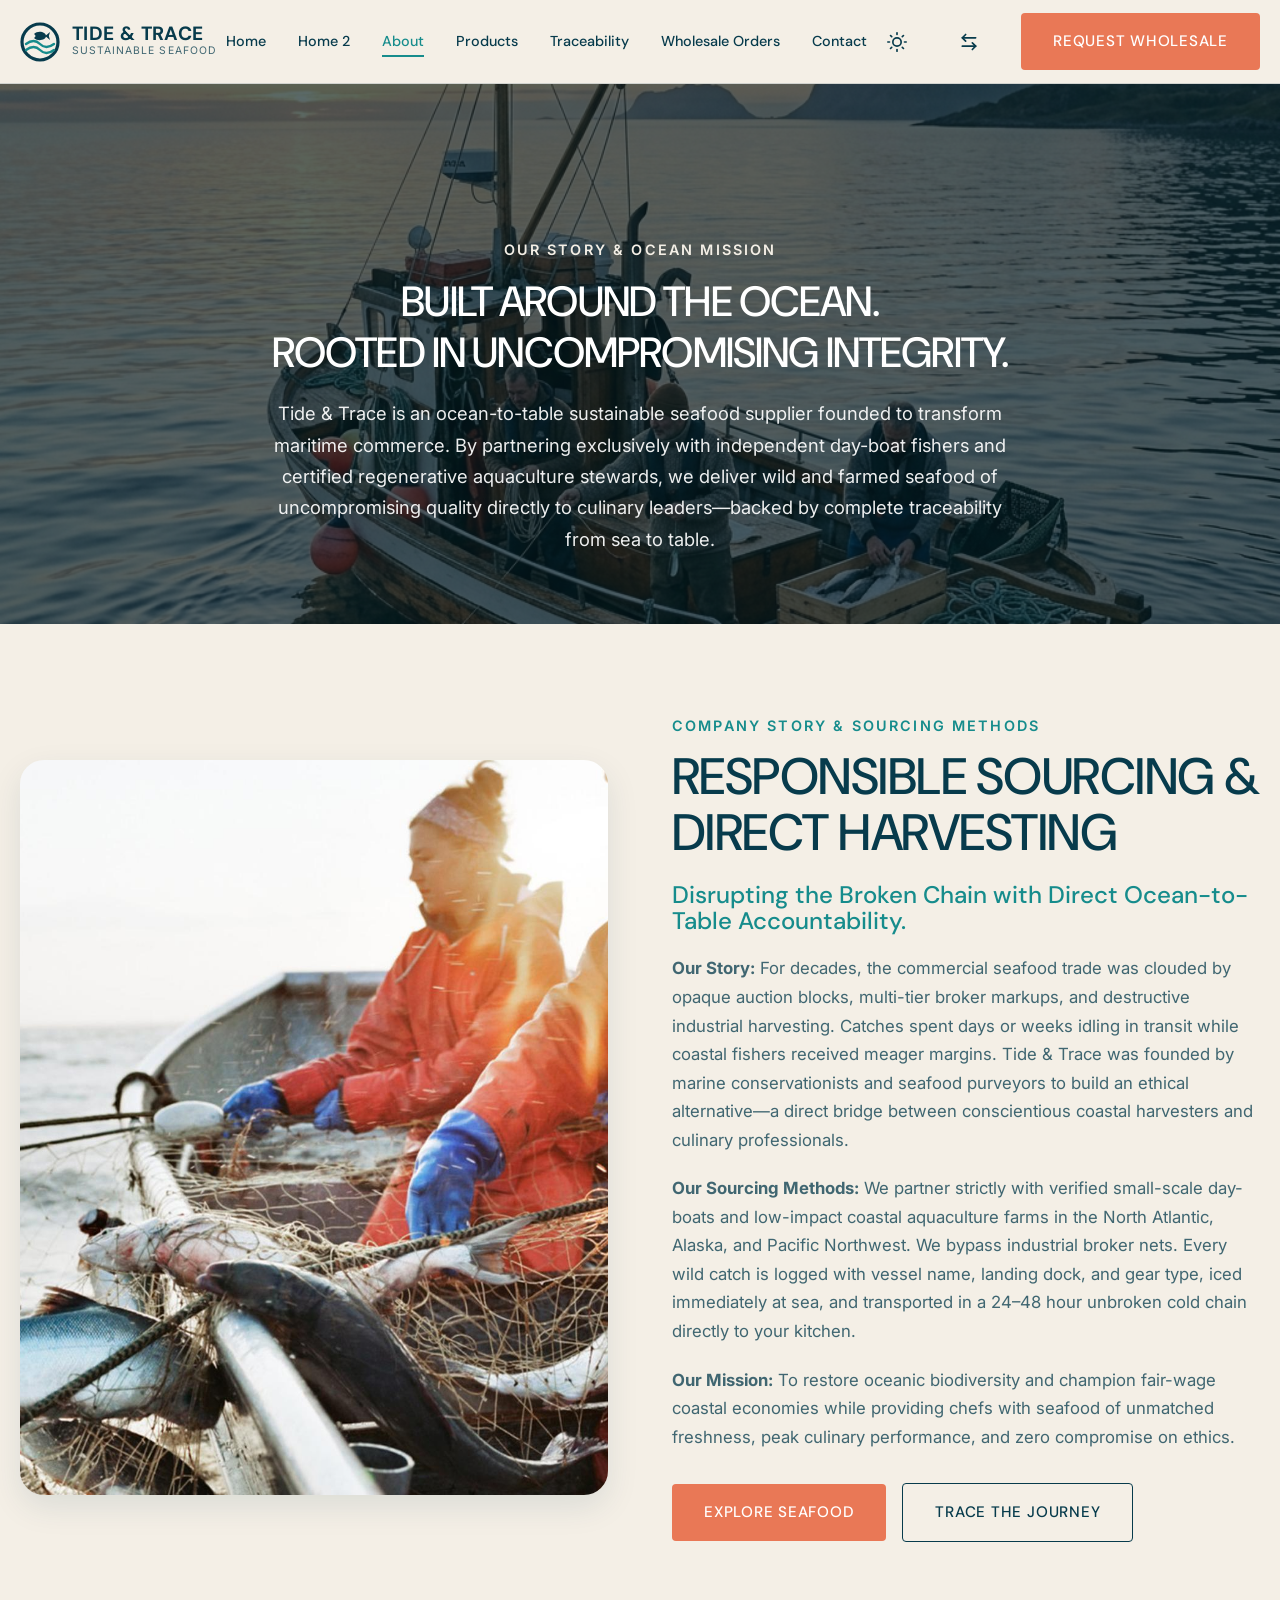
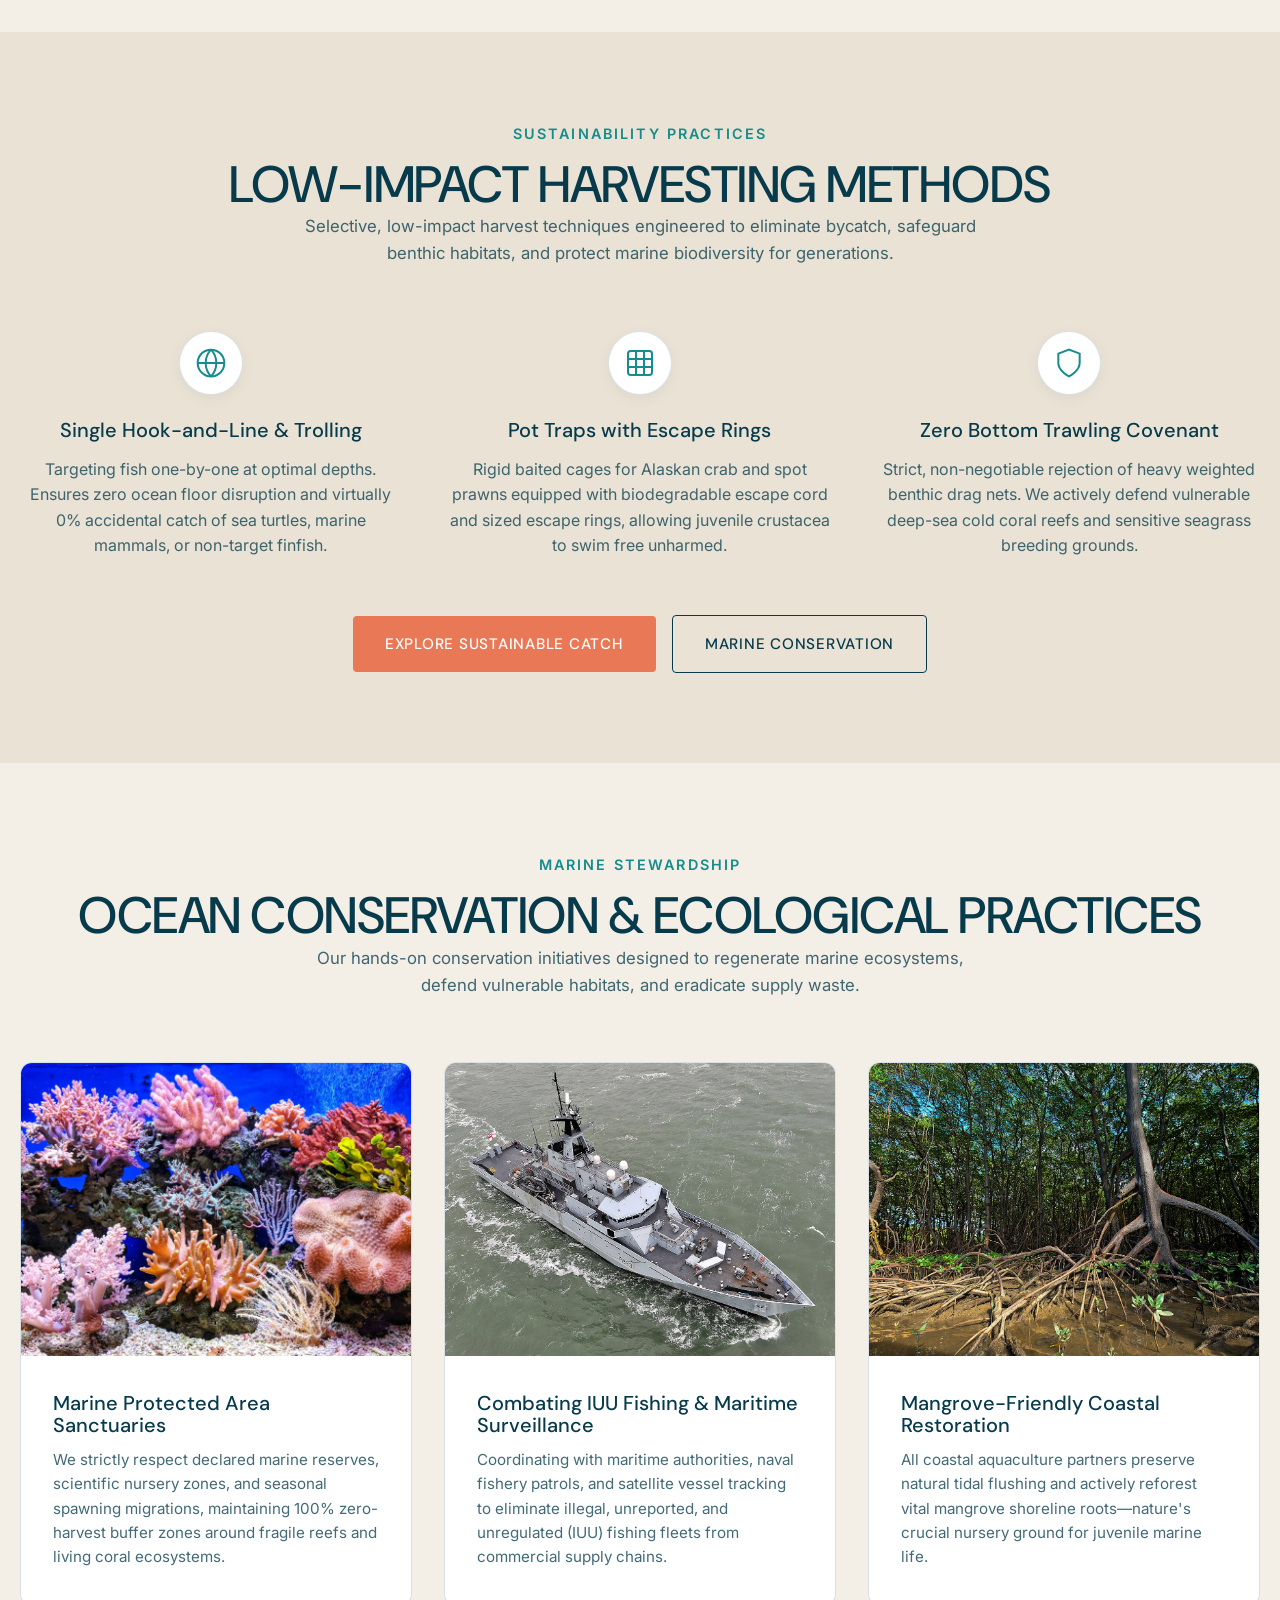
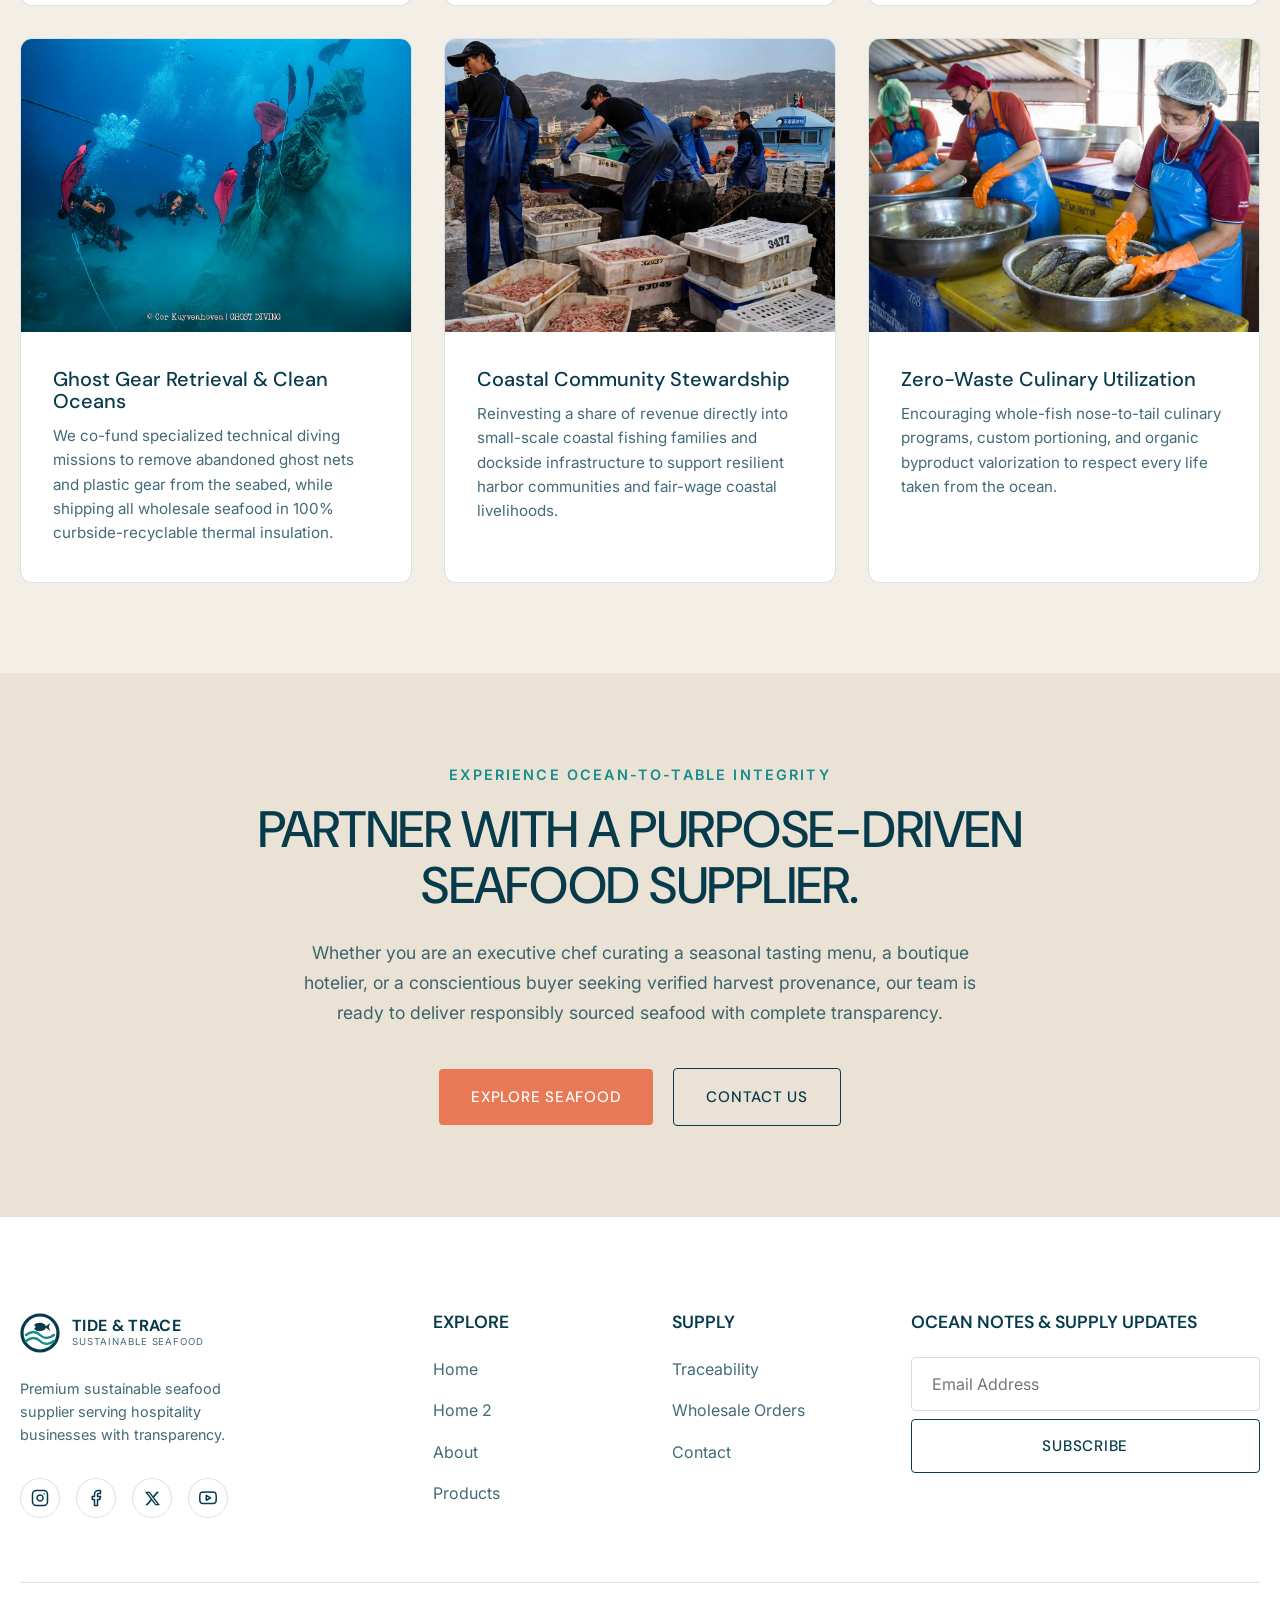
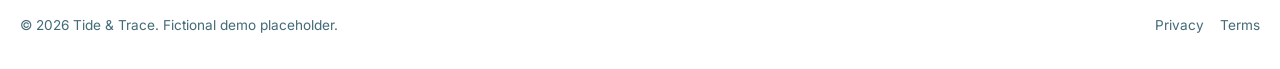
<file: about.html>
<!DOCTYPE html>
<html lang="en" data-theme="light">
<head>
    <meta charset="UTF-8">
    <meta name="viewport" content="width=device-width, initial-scale=1.0">
    <title>About Us | Story, Sourcing Methods & Sustainability Practices - Tide & Trace</title>
    <meta name="description" content="Discover Tide & Trace's founding story, responsible day-boat sourcing methods, marine sustainability practices, and mission to deliver transparent ocean-to-table seafood.">
    <meta property="og:title" content="About Us | Story, Sourcing Methods & Sustainability Practices - Tide & Trace">
    <link rel="stylesheet" href="assets/css/style.css">

    <link rel="icon" type="image/svg+xml" href="assets/images/favicon.svg">
</head>
<body>

    <!-- GLOBAL NAVBAR -->
    <header class="navbar">
        <div class="container nav-container">
            <a href="index.html" class="nav-logo">
                <svg viewBox="0 0 100 100" xmlns="http://www.w3.org/2000/svg">
    <circle cx="50" cy="50" r="45" stroke="currentColor" stroke-width="8" fill="none" class="logo-frame" />
    <path d="M 15 55 Q 35 40 50 55 T 85 55" stroke="var(--accent-main, #168C8C)" stroke-width="6" fill="none" stroke-linecap="round" class="logo-wave" />
    <path d="M 15 70 Q 35 55 50 70 T 85 70" stroke="var(--accent-main, #168C8C)" stroke-width="6" fill="none" stroke-linecap="round" class="logo-wave" />
    <path d="M 65 35 C 65 25, 45 20, 35 30 C 40 33, 40 37, 35 40 C 45 50, 65 45, 65 35 Z" fill="currentColor" class="logo-fish" />
    <polygon points="63,35 75,25 72,35 75,45" fill="currentColor" class="logo-fish" />
</svg>
                <div>
                    <div class="nav-logo-text">TIDE & TRACE</div>
                    <div class="nav-logo-desc">Sustainable Seafood</div>
                </div>
            </a>

            <nav class="nav-center">
                <a href="index.html" class="nav-link">Home</a>
                <a href="home-2.html" class="nav-link">Home 2</a>
                <a href="about.html" class="nav-link active">About</a>
                <a href="products.html" class="nav-link">Products</a>
                <a href="traceability.html" class="nav-link">Traceability</a>
                <a href="wholesale.html" class="nav-link">Wholesale Orders</a>
                <a href="contact.html" class="nav-link">Contact</a>
            </nav>

            <div class="nav-right">
                <button class="nav-icon-btn theme-toggle" aria-label="Toggle Theme">
                    <svg width="20" height="20" viewBox="0 0 24 24" fill="none" stroke="currentColor" stroke-width="2" stroke-linecap="round" stroke-linejoin="round"><circle cx="12" cy="12" r="5"/><line x1="12" y1="1" x2="12" y2="3"/><line x1="12" y1="21" x2="12" y2="23"/><line x1="4.22" y1="4.22" x2="5.64" y2="5.64"/><line x1="18.36" y1="18.36" x2="19.78" y2="19.78"/><line x1="1" y1="12" x2="3" y2="12"/><line x1="21" y1="12" x2="23" y2="12"/><line x1="4.22" y1="19.78" x2="5.64" y2="18.36"/><line x1="18.36" y1="5.64" x2="19.78" y2="4.22"/></svg>
                </button>
                <button class="nav-icon-btn rtl-toggle" aria-label="Toggle RTL">
                    <svg width="20" height="20" viewBox="0 0 24 24" fill="none" stroke="currentColor" stroke-width="2" stroke-linecap="round" stroke-linejoin="round"><path d="M8 3L4 7l4 4"/><path d="M4 7h16"/><path d="M16 21l4-4-4-4"/><path d="M20 17H4"/></svg>
                </button>

                <a href="#" class="btn btn-primary" data-modal-target="wholesale-modal">Request Wholesale</a>
            </div>

            <button class="hamburger" aria-label="Menu">
                <span></span><span></span><span></span>
            </button>
        </div>
    </header>

    <!-- MOBILE SIDEBAR -->
    <div class="sidebar-overlay"></div>
    <aside class="sidebar">
        <button class="sidebar-close" aria-label="Close menu" style="position: absolute; top: 1.5rem; right: 1.5rem; background: none; border: none; cursor: pointer; color: var(--text-primary); z-index: 10;">
            <svg width="28" height="28" viewBox="0 0 24 24" fill="none" stroke="currentColor" stroke-width="2" stroke-linecap="round" stroke-linejoin="round"><line x1="18" y1="6" x2="6" y2="18"></line><line x1="6" y1="6" x2="18" y2="18"></line></svg>
        </button>
        <nav class="sidebar-nav">
            <a href="index.html" class="sidebar-link">Home</a>
            <a href="home-2.html" class="sidebar-link">Home 2</a>
            <a href="about.html" class="sidebar-link active">About</a>
            <a href="products.html" class="sidebar-link">Products</a>
            <a href="traceability.html" class="sidebar-link">Traceability</a>
            <a href="wholesale.html" class="sidebar-link">Wholesale Orders</a>
            <a href="contact.html" class="sidebar-link">Contact</a>

        </nav>
        <div class="sidebar-controls" style="display: flex; gap: 3rem; width: 100%; margin-top: 2rem; margin-bottom: 1rem; justify-content: center;">
            <button class="nav-icon-btn theme-toggle" aria-label="Toggle Theme" style="transform: scale(1.2);">
                <svg width="24" height="24" viewBox="0 0 24 24" fill="none" stroke="currentColor" stroke-width="2" stroke-linecap="round" stroke-linejoin="round"><circle cx="12" cy="12" r="5"/><line x1="12" y1="1" x2="12" y2="3"/><line x1="12" y1="21" x2="12" y2="23"/><line x1="4.22" y1="4.22" x2="5.64" y2="5.64"/><line x1="18.36" y1="18.36" x2="19.78" y2="19.78"/><line x1="1" y1="12" x2="3" y2="12"/><line x1="21" y1="12" x2="23" y2="12"/><line x1="4.22" y1="19.78" x2="5.64" y2="18.36"/><line x1="18.36" y1="5.64" x2="19.78" y2="4.22"/></svg>
            </button>
            <button class="nav-icon-btn rtl-toggle" aria-label="Toggle RTL" style="transform: scale(1.2);">
                <svg width="24" height="24" viewBox="0 0 24 24" fill="none" stroke="currentColor" stroke-width="2" stroke-linecap="round" stroke-linejoin="round"><path d="M8 3L4 7l4 4"/><path d="M4 7h16"/><path d="M16 21l4-4-4-4"/><path d="M20 17H4"/></svg>
            </button>
        </div>
        <div class="sidebar-cta" style="width: 100%;">
            <a href="#" class="btn btn-primary" style="width: 100%" data-modal-target="wholesale-modal">REQUEST WHOLESALE</a>
        </div>
    </aside>

    <main style="padding-top: var(--nav-height);">
        <!-- SECTION 01 - HERO -->
        <section class="hero-ocean" style="min-height: 60svh; align-items: center;">
            <div class="hero-bg">
                <img src="assets/images/hero-ocean.webp" alt="Ocean horizon at dawn">
            </div>
            <div class="hero-overlay" style="background: rgba(4, 27, 35, 0.65);"></div>
            <div class="container relative z-10 text-center reveal">
                <span class="hero-subtitle" style="color: var(--c-sand); margin-bottom: 1rem; display: inline-block;">Our Story & Ocean Mission</span>
                <h1 class="editorial-heading" style="margin-bottom: 1.25rem; max-width: 1100px; margin-inline: auto; color: var(--c-white); font-size: clamp(1.85rem, 3.3vw, 3.2rem); line-height: 1.2;">BUILT AROUND THE OCEAN.<br>ROOTED IN UNCOMPROMISING INTEGRITY.</h1>
                <p style="color: rgba(255, 255, 255, 0.92); font-size: 1.15rem; max-width: 760px; margin-inline: auto; line-height: 1.7;">Tide & Trace is an ocean-to-table sustainable seafood supplier founded to transform maritime commerce. By partnering exclusively with independent day-boat fishers and certified regenerative aquaculture stewards, we deliver wild and farmed seafood of uncompromising quality directly to culinary leaders—backed by complete traceability from sea to table.</p>
            </div>
        </section>

        <!-- SECTION 02 - RESPONSIBLE SOURCING (Split Layout) -->
        <section class="section-padding" id="sourcing-practices">
            <div class="container reveal">
                <div class="grid-2" style="align-items: center; gap: 4rem;">
                    <div>
                        <img src="assets/images/OUR PHILOSOPHY.png" alt="Independent Day-Boat Fishers Hauling Wild Salmon Catch at Sea" style="border-radius: var(--radius-lg); width: 100%; height: 100%; object-fit: cover; aspect-ratio: 4/5; box-shadow: var(--shadow-md);">
                    </div>
                    <div>
                        <span class="hero-subtitle" style="color: var(--accent-main); margin-bottom: 0.75rem;">Company Story & Sourcing Methods</span>
                        <h2 class="editorial-heading" style="margin-bottom: 1.25rem;">RESPONSIBLE SOURCING & DIRECT HARVESTING</h2>
                        <h3 style="font-size: 1.5rem; margin-bottom: 1.25rem; color: var(--accent-main); font-weight: 500;">Disrupting the Broken Chain with Direct Ocean-to-Table Accountability.</h3>
                        <p style="color: var(--text-secondary); margin-bottom: 1.25rem; font-size: 1.05rem; line-height: 1.7;"><strong>Our Story:</strong> For decades, the commercial seafood trade was clouded by opaque auction blocks, multi-tier broker markups, and destructive industrial harvesting. Catches spent days or weeks idling in transit while coastal fishers received meager margins. Tide & Trace was founded by marine conservationists and seafood purveyors to build an ethical alternative—a direct bridge between conscientious coastal harvesters and culinary professionals.</p>
                        <p style="color: var(--text-secondary); margin-bottom: 1.25rem; font-size: 1.05rem; line-height: 1.7;"><strong>Our Sourcing Methods:</strong> We partner strictly with verified small-scale day-boats and low-impact coastal aquaculture farms in the North Atlantic, Alaska, and Pacific Northwest. We bypass industrial broker nets. Every wild catch is logged with vessel name, landing dock, and gear type, iced immediately at sea, and transported in a 24–48 hour unbroken cold chain directly to your kitchen.</p>
                        <p style="color: var(--text-secondary); margin-bottom: 2rem; font-size: 1.05rem; line-height: 1.7;"><strong>Our Mission:</strong> To restore oceanic biodiversity and champion fair-wage coastal economies while providing chefs with seafood of unmatched freshness, peak culinary performance, and zero compromise on ethics.</p>
                        <div style="display: flex; gap: 1rem; flex-wrap: wrap; align-items: center;">
                            <a href="products.html" class="btn btn-primary">Explore Seafood</a>
                            <a href="traceability.html" class="btn btn-secondary">Trace The Journey</a>
                        </div>
                    </div>
                </div>
            </div>
        </section>

        <!-- SECTION 02B - SUSTAINABLE FISHING PRACTICES (3 Columns, No Cards) -->
        <section class="section-padding" id="sustainability" style="background-color: var(--bg-secondary);">
            <div class="container reveal">
                <div class="text-center" style="margin-bottom: 4rem;">
                    <span class="hero-subtitle" style="color: var(--accent-main); margin-bottom: 0.75rem;">Sustainability Practices</span>
                    <h2 class="editorial-heading">LOW-IMPACT HARVESTING METHODS</h2>
                    <p style="color: var(--text-secondary); max-width: 680px; margin-inline: auto; font-size: 1.05rem; line-height: 1.6;">Selective, low-impact harvest techniques engineered to eliminate bycatch, safeguard benthic habitats, and protect marine biodiversity for generations.</p>
                </div>
                
                <div class="grid-3 text-center" style="gap: 3rem;">
                    <div>
                        <div style="width: 64px; height: 64px; border-radius: 50%; background-color: var(--card-bg); border: 1px solid var(--border-color); display: flex; align-items: center; justify-content: center; margin: 0 auto 1.5rem; color: var(--accent-main); box-shadow: var(--shadow-sm);">
                            <svg width="32" height="32" viewBox="0 0 24 24" fill="none" stroke="currentColor" stroke-width="1.5"><circle cx="12" cy="12" r="10"/><path d="M12 2a14.5 14.5 0 0 0 0 20 14.5 14.5 0 0 0 0-20"/><path d="M2 12h20"/></svg>
                        </div>
                        <h4 style="font-size: 1.25rem; margin-bottom: 1rem;">Single Hook-and-Line & Trolling</h4>
                        <p style="color: var(--text-secondary); line-height: 1.6;">Targeting fish one-by-one at optimal depths. Ensures zero ocean floor disruption and virtually 0% accidental catch of sea turtles, marine mammals, or non-target finfish.</p>
                    </div>
                    <div>
                        <div style="width: 64px; height: 64px; border-radius: 50%; background-color: var(--card-bg); border: 1px solid var(--border-color); display: flex; align-items: center; justify-content: center; margin: 0 auto 1.5rem; color: var(--accent-main); box-shadow: var(--shadow-sm);">
                            <svg width="32" height="32" viewBox="0 0 24 24" fill="none" stroke="currentColor" stroke-width="1.5"><rect x="3" y="3" width="18" height="18" rx="2" ry="2"/><path d="M9 3v18"/><path d="M15 3v18"/><path d="M3 9h18"/><path d="M3 15h18"/></svg>
                        </div>
                        <h4 style="font-size: 1.25rem; margin-bottom: 1rem;">Pot Traps with Escape Rings</h4>
                        <p style="color: var(--text-secondary); line-height: 1.6;">Rigid baited cages for Alaskan crab and spot prawns equipped with biodegradable escape cord and sized escape rings, allowing juvenile crustacea to swim free unharmed.</p>
                    </div>
                    <div>
                        <div style="width: 64px; height: 64px; border-radius: 50%; background-color: var(--card-bg); border: 1px solid var(--border-color); display: flex; align-items: center; justify-content: center; margin: 0 auto 1.5rem; color: var(--accent-main); box-shadow: var(--shadow-sm);">
                            <svg width="32" height="32" viewBox="0 0 24 24" fill="none" stroke="currentColor" stroke-width="1.5"><path d="M12 22s8-4 8-10V5l-8-3-8 3v7c0 6 8 10 8 10z"/></svg>
                        </div>
                        <h4 style="font-size: 1.25rem; margin-bottom: 1rem;">Zero Bottom Trawling Covenant</h4>
                        <p style="color: var(--text-secondary); line-height: 1.6;">Strict, non-negotiable rejection of heavy weighted benthic drag nets. We actively defend vulnerable deep-sea cold coral reefs and sensitive seagrass breeding grounds.</p>
                    </div>
                </div>

                <div class="text-center" style="margin-top: 3.5rem;">
                    <div style="display: inline-flex; gap: 1rem; flex-wrap: wrap; justify-content: center; align-items: center;">
                        <a href="products.html" class="btn btn-primary">Explore Sustainable Catch</a>
                        <a href="#conservation" class="btn btn-secondary">Marine Conservation</a>
                    </div>
                </div>
            </div>
        </section>

        <!-- SECTION 03 - OCEAN CONSERVATION (6 Cards) -->
        <section class="section-padding" id="conservation">
            <div class="container">
                <div class="text-center reveal" style="margin-bottom: 4rem;">
                    <span class="hero-subtitle" style="color: var(--accent-main); margin-bottom: 0.75rem;">Marine Stewardship</span>
                    <h2 class="editorial-heading">OCEAN CONSERVATION & ECOLOGICAL PRACTICES</h2>
                    <p style="color: var(--text-secondary); max-width: 680px; margin-inline: auto; font-size: 1.05rem; line-height: 1.6;">Our hands-on conservation initiatives designed to regenerate marine ecosystems, defend vulnerable habitats, and eradicate supply waste.</p>
                </div>
                
                <div class="grid-3 reveal delay-100">
                    <div class="product-card" style="padding: 0; overflow: hidden; display: flex; flex-direction: column; height: 100%;">
                        <img src="assets/images/marine-sanctuary.jpg" alt="Vibrant Living Coral Reef Sanctuary" style="width: 100%; aspect-ratio: 4/3; object-fit: cover; display: block;">
                        <div style="padding: 2.25rem 2rem; flex-grow: 1; display: flex; flex-direction: column;">
                            <h4 style="font-size: 1.25rem; margin-bottom: 0.75rem; color: var(--text-primary);">Marine Protected Area Sanctuaries</h4>
                            <p style="color: var(--text-secondary); font-size: 0.95rem; line-height: 1.6;">We strictly respect declared marine reserves, scientific nursery zones, and seasonal spawning migrations, maintaining 100% zero-harvest buffer zones around fragile reefs and living coral ecosystems.</p>
                        </div>
                    </div>
                    <div class="product-card" style="padding: 0; overflow: hidden; display: flex; flex-direction: column; height: 100%;">
                        <img src="assets/images/combating-iuu.jpg" alt="Fisheries Protection Patrol Vessel at Sea" style="width: 100%; aspect-ratio: 4/3; object-fit: cover; display: block;">
                        <div style="padding: 2.25rem 2rem; flex-grow: 1; display: flex; flex-direction: column;">
                            <h4 style="font-size: 1.25rem; margin-bottom: 0.75rem; color: var(--text-primary);">Combating IUU Fishing & Maritime Surveillance</h4>
                            <p style="color: var(--text-secondary); font-size: 0.95rem; line-height: 1.6;">Coordinating with maritime authorities, naval fishery patrols, and satellite vessel tracking to eliminate illegal, unreported, and unregulated (IUU) fishing fleets from commercial supply chains.</p>
                        </div>
                    </div>
                    <div class="product-card" style="padding: 0; overflow: hidden; display: flex; flex-direction: column; height: 100%;">
                        <img src="assets/images/mangrove-restoration.jpg" alt="Coastal Mangrove Root Habitat in Tidal Waters" style="width: 100%; aspect-ratio: 4/3; object-fit: cover; display: block;">
                        <div style="padding: 2.25rem 2rem; flex-grow: 1; display: flex; flex-direction: column;">
                            <h4 style="font-size: 1.25rem; margin-bottom: 0.75rem; color: var(--text-primary);">Mangrove-Friendly Coastal Restoration</h4>
                            <p style="color: var(--text-secondary); font-size: 0.95rem; line-height: 1.6;">All coastal aquaculture partners preserve natural tidal flushing and actively reforest vital mangrove shoreline roots—nature's crucial nursery ground for juvenile marine life.</p>
                        </div>
                    </div>
                    <div class="product-card" style="padding: 0; overflow: hidden; display: flex; flex-direction: column; height: 100%;">
                        <img src="assets/images/ghost-gear-recovery.jpg" alt="Marine Scuba Divers Recovering Abandoned Ghost Net" style="width: 100%; aspect-ratio: 4/3; object-fit: cover; display: block;">
                        <div style="padding: 2.25rem 2rem; flex-grow: 1; display: flex; flex-direction: column;">
                            <h4 style="font-size: 1.25rem; margin-bottom: 0.75rem; color: var(--text-primary);">Ghost Gear Retrieval & Clean Oceans</h4>
                            <p style="color: var(--text-secondary); font-size: 0.95rem; line-height: 1.6;">We co-fund specialized technical diving missions to remove abandoned ghost nets and plastic gear from the seabed, while shipping all wholesale seafood in 100% curbside-recyclable thermal insulation.</p>
                        </div>
                    </div>
                    <div class="product-card" style="padding: 0; overflow: hidden; display: flex; flex-direction: column; height: 100%;">
                        <img src="assets/images/Supplier Relationships.png" alt="Coastal Harbor Fishers and Workers Collaborating on Catch" style="width: 100%; aspect-ratio: 4/3; object-fit: cover; display: block;">
                        <div style="padding: 2.25rem 2rem; flex-grow: 1; display: flex; flex-direction: column;">
                            <h4 style="font-size: 1.25rem; margin-bottom: 0.75rem; color: var(--text-primary);">Coastal Community Stewardship</h4>
                            <p style="color: var(--text-secondary); font-size: 0.95rem; line-height: 1.6;">Reinvesting a share of revenue directly into small-scale coastal fishing families and dockside infrastructure to support resilient harbor communities and fair-wage coastal livelihoods.</p>
                        </div>
                    </div>
                    <div class="product-card" style="padding: 0; overflow: hidden; display: flex; flex-direction: column; height: 100%;">
                        <img src="assets/images/Waste Reduction.png" alt="Seafood Processors Hand-Cleaning Whole Fish to Minimize Waste" style="width: 100%; aspect-ratio: 4/3; object-fit: cover; display: block;">
                        <div style="padding: 2.25rem 2rem; flex-grow: 1; display: flex; flex-direction: column;">
                            <h4 style="font-size: 1.25rem; margin-bottom: 0.75rem; color: var(--text-primary);">Zero-Waste Culinary Utilization</h4>
                            <p style="color: var(--text-secondary); font-size: 0.95rem; line-height: 1.6;">Encouraging whole-fish nose-to-tail culinary programs, custom portioning, and organic byproduct valorization to respect every life taken from the ocean.</p>
                        </div>
                    </div>
                </div>
            </div>
        </section>

        <!-- SECTION 04 - CTA -->
        <section class="section-padding text-center" style="background-color: var(--bg-secondary);">
            <div class="container reveal">
                <span class="hero-subtitle" style="color: var(--accent-main); margin-bottom: 1rem;">Experience Ocean-to-Table Integrity</span>
                <h2 class="editorial-heading" style="margin-bottom: 1.5rem; max-width: 820px; margin-inline: auto;">PARTNER WITH A PURPOSE-DRIVEN SEAFOOD SUPPLIER.</h2>
                <p style="color: var(--text-secondary); font-size: 1.1rem; max-width: 680px; margin-inline: auto; margin-bottom: 2.5rem; line-height: 1.7;">Whether you are an executive chef curating a seasonal tasting menu, a boutique hotelier, or a conscientious buyer seeking verified harvest provenance, our team is ready to deliver responsibly sourced seafood with complete transparency.</p>
                <div style="display: flex; gap: 1.25rem; justify-content: center; align-items: center; flex-wrap: wrap;">
                    <a href="products.html" class="btn btn-primary">Explore Seafood</a>
                    <a href="contact.html" class="btn btn-secondary">Contact Us</a>
                </div>
            </div>
        </section>
    </main>

    <!-- GLOBAL WHOLESALE POPUP -->
    <div class="modal-overlay" id="wholesale-modal">
        <div class="modal-container">
            <button class="modal-close" data-modal-close aria-label="Close modal">
                <svg width="24" height="24" viewBox="0 0 24 24" fill="none" stroke="currentColor" stroke-width="2"><line x1="18" y1="6" x2="6" y2="18"/><line x1="6" y1="6" x2="18" y2="18"/></svg>
            </button>
            
            <div class="modal-header">
                <h3 class="editorial-heading" style="font-size: 2rem; margin-bottom: 0.5rem;">LET'S TALK SEAFOOD</h3>
                <p style="color: var(--text-secondary); font-size: 0.9rem;">Submit your enquiry and our team will get in touch.</p>
            </div>
            
            <form>
                <div class="grid-2" style="gap: 1rem;">
                    <div class="form-group">
                        <label class="form-label">Full Name</label>
                        <input type="text" class="form-control" required>
                    </div>
                    <div class="form-group">
                        <label class="form-label">Business Name</label>
                        <input type="text" class="form-control" required>
                    </div>
                </div>
                
                <div class="grid-2" style="gap: 1rem;">
                    <div class="form-group">
                        <label class="form-label">Email</label>
                        <input type="email" class="form-control" required>
                    </div>
                    <div class="form-group">
                        <label class="form-label">Phone</label>
                        <input type="tel" class="form-control">
                    </div>
                </div>
                
                <div class="grid-2" style="gap: 1rem;">
                    <div class="form-group">
                        <label class="form-label">Enquiry Type</label>
                        <select class="form-control form-select" required>
                            <option value="">Select option...</option>
                            <option>Wholesale Order</option>
                            <option>Product Information</option>
                            <option>Traceability</option>
                            <option>General Enquiry</option>
                        </select>
                    </div>
                    <div class="form-group">
                        <label class="form-label">Business Type</label>
                        <select class="form-control form-select" required>
                            <option value="">Select option...</option>
                            <option>Restaurant</option>
                            <option>Hotel</option>
                            <option>Retail</option>
                            <option>Distributor</option>
                        </select>
                    </div>
                </div>
                
                <div class="form-group">
                    <label class="form-label">Message</label>
                    <textarea class="form-control" required></textarea>
                </div>
                
                <div style="display: flex; gap: 1rem; margin-top: 2rem;">
                    <button type="submit" class="btn btn-primary" style="flex: 1;">Send Enquiry</button>
                    <button type="button" class="btn btn-secondary" data-modal-close>Cancel</button>
                </div>
            </form>
        </div>
    </div>

    <!-- FOOTER -->
    <footer class="footer">
        <div class="container">
            <div class="footer-grid">
                <div>
                    <div class="nav-logo" style="margin-bottom: 1.5rem;">
                        <svg width="32" height="32" viewBox="0 0 100 100" xmlns="http://www.w3.org/2000/svg">
    <circle cx="50" cy="50" r="45" stroke="currentColor" stroke-width="8" fill="none" class="logo-frame" />
    <path d="M 15 55 Q 35 40 50 55 T 85 55" stroke="var(--accent-main, #168C8C)" stroke-width="6" fill="none" stroke-linecap="round" class="logo-wave" />
    <path d="M 15 70 Q 35 55 50 70 T 85 70" stroke="var(--accent-main, #168C8C)" stroke-width="6" fill="none" stroke-linecap="round" class="logo-wave" />
    <path d="M 65 35 C 65 25, 45 20, 35 30 C 40 33, 40 37, 35 40 C 45 50, 65 45, 65 35 Z" fill="currentColor" class="logo-fish" />
    <polygon points="63,35 75,25 72,35 75,45" fill="currentColor" class="logo-fish" />
</svg>
                        <div>
                            <div class="nav-logo-text" style="font-size: 1rem;">TIDE & TRACE</div>
                            <div class="nav-logo-desc" style="font-size: 0.6rem;">Sustainable Seafood</div>
                        </div>
                    </div>
                    <p style="color: var(--text-secondary); font-size: 0.9rem; max-width: 250px;">Premium sustainable seafood supplier serving hospitality businesses with transparency.</p>
                    
                    <div class="social-icons">
                        <a href="#" class="social-icon" aria-label="Instagram">
                            <svg width="18" height="18" viewBox="0 0 24 24" fill="none" stroke="currentColor" stroke-width="2" stroke-linecap="round" stroke-linejoin="round"><rect x="2" y="2" width="20" height="20" rx="5" ry="5"></rect><path d="M16 11.37A4 4 0 1 1 12.63 8 4 4 0 0 1 16 11.37z"></path><line x1="17.5" y1="6.5" x2="17.51" y2="6.5"></line></svg>
                        </a>
                        <a href="#" class="social-icon" aria-label="Facebook">
                            <svg width="18" height="18" viewBox="0 0 24 24" fill="none" stroke="currentColor" stroke-width="2" stroke-linecap="round" stroke-linejoin="round"><path d="M18 2h-3a5 5 0 0 0-5 5v3H7v4h3v8h4v-8h3l1-4h-4V7a1 1 0 0 1 1-1h3z"></path></svg>
                        </a>
                        <a href="#" class="social-icon" aria-label="X">
                            <svg width="15" height="15" viewBox="0 0 24 24" fill="currentColor"><path d="M18.901 1.153h3.68l-8.04 9.19L24 22.846h-7.406l-5.8-7.584-6.638 7.584H.474l8.6-9.83L0 1.154h7.594l5.243 6.932ZM17.61 20.644h2.039L6.486 3.24H4.298Z"/></svg>
                        </a>
                        <a href="#" class="social-icon" aria-label="YouTube">
                            <svg width="18" height="18" viewBox="0 0 24 24" fill="none" stroke="currentColor" stroke-width="2" stroke-linecap="round" stroke-linejoin="round"><path d="M22.54 6.42a2.78 2.78 0 0 0-1.94-2C18.88 4 12 4 12 4s-6.88 0-8.6.46a2.78 2.78 0 0 0-1.94 2A29 29 0 0 0 1 11.75a29 29 0 0 0 .46 5.33A2.78 2.78 0 0 0 3.4 19c1.72.46 8.6.46 8.6.46s6.88 0 8.6-.46a2.78 2.78 0 0 0 1.94-2 29 29 0 0 0 .46-5.25 29 29 0 0 0-.46-5.33z"></path><polygon points="9.75 15.02 15.5 11.75 9.75 8.48 9.75 15.02"></polygon></svg>
                        </a>
                    </div>
                </div>
                
                <div>
                    <h4 class="footer-title">EXPLORE</h4>
                    <nav class="footer-links">
                        <a href="index.html">Home</a>
                        <a href="home-2.html">Home 2</a>
                        <a href="about.html">About</a>
                        <a href="products.html">Products</a>
                    </nav>
                </div>
                
                <div>
                    <h4 class="footer-title">SUPPLY</h4>
                    <nav class="footer-links">
                        <a href="traceability.html">Traceability</a>
                        <a href="wholesale.html">Wholesale Orders</a>
                        <a href="contact.html">Contact</a>
                    </nav>
                </div>
                
                <div>
                    <h4 class="footer-title">OCEAN NOTES & SUPPLY UPDATES</h4>
                    <form style="display: flex; flex-direction: column; gap: 0.5rem;">
                        <input type="email" class="form-control" placeholder="Email Address" required style="background: transparent; border-color: rgba(128,128,128,0.3);">
                        <button type="submit" class="btn btn-secondary" style="width: 100%;">Subscribe</button>
                    </form>
                </div>
            </div>
            
            <div class="footer-bottom">
                <div>&copy; 2026 Tide & Trace. Fictional demo placeholder.</div>
                <div style="display: flex; gap: 1rem;">
                    <a href="#">Privacy</a>
                    <a href="#">Terms</a>
                </div>
            </div>
        </div>
    </footer>

    <script src="assets/js/main.js"></script>
</body>
</html>
</file>
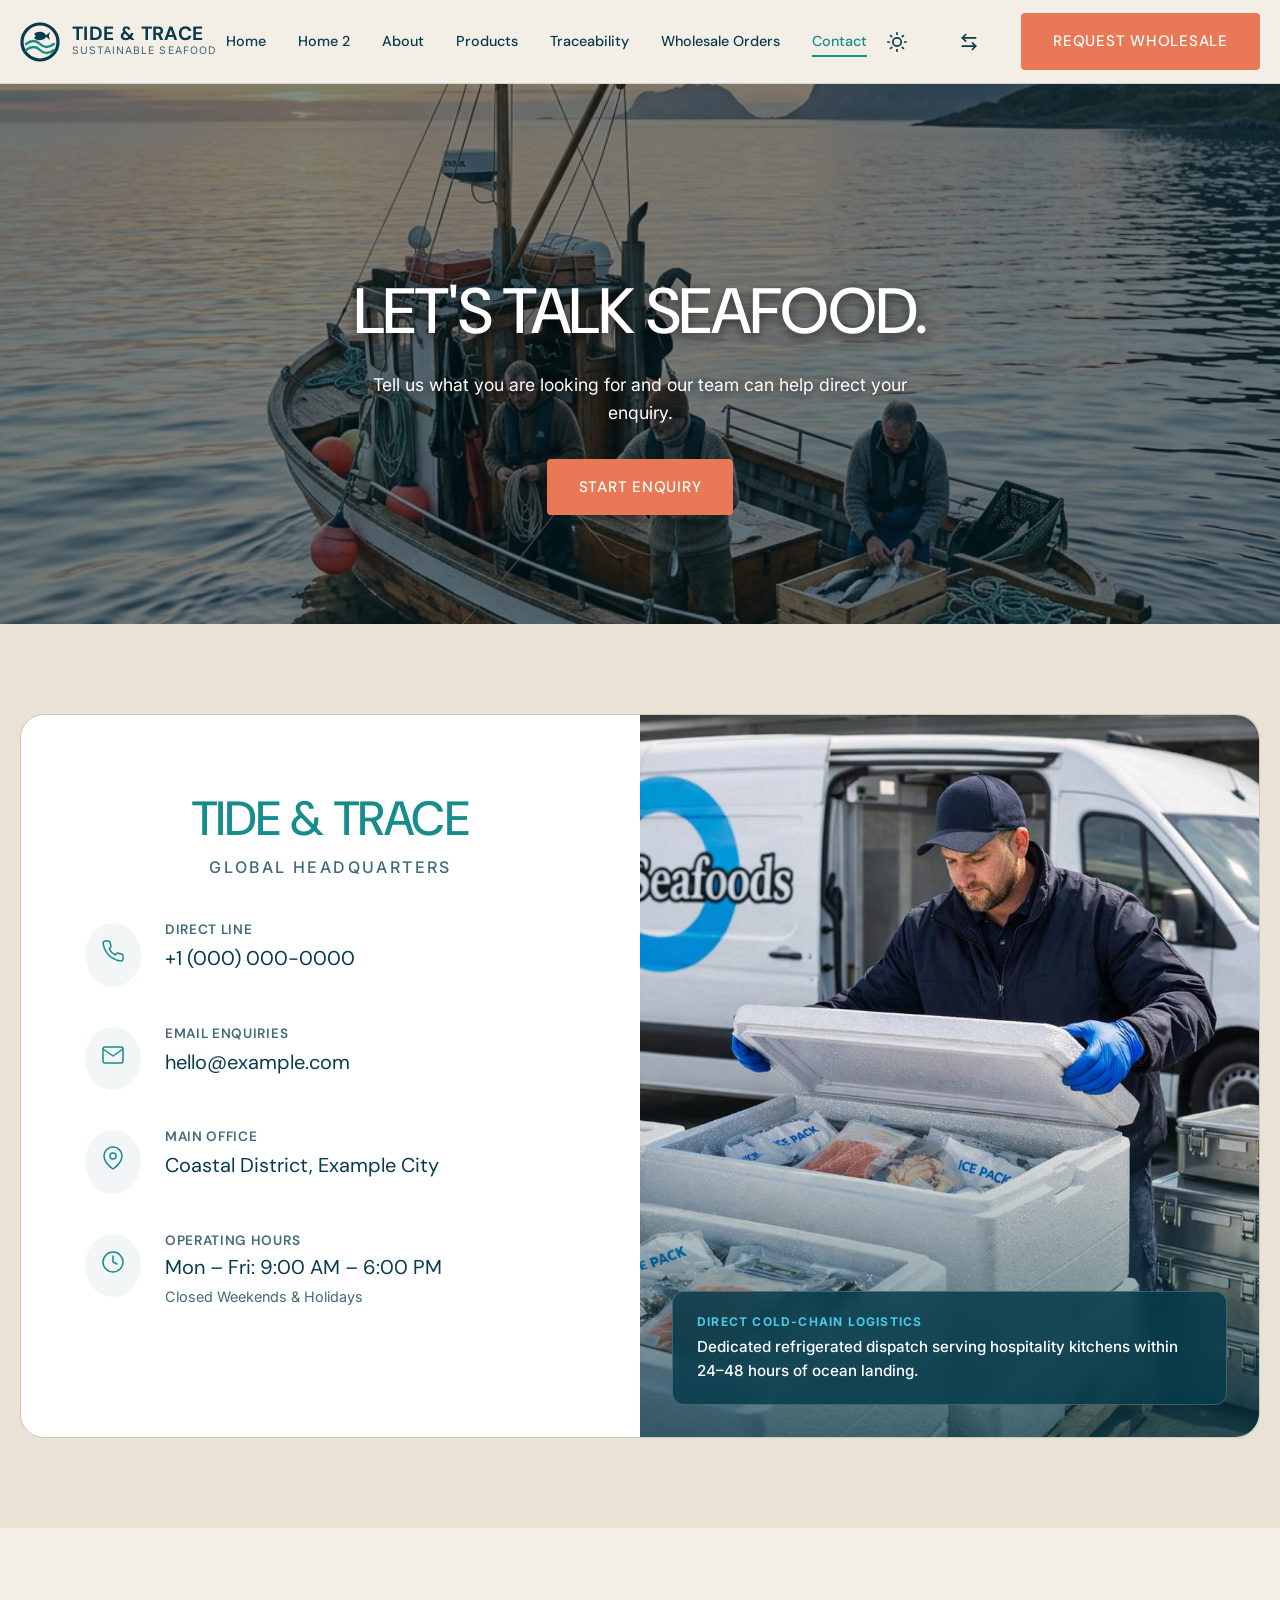
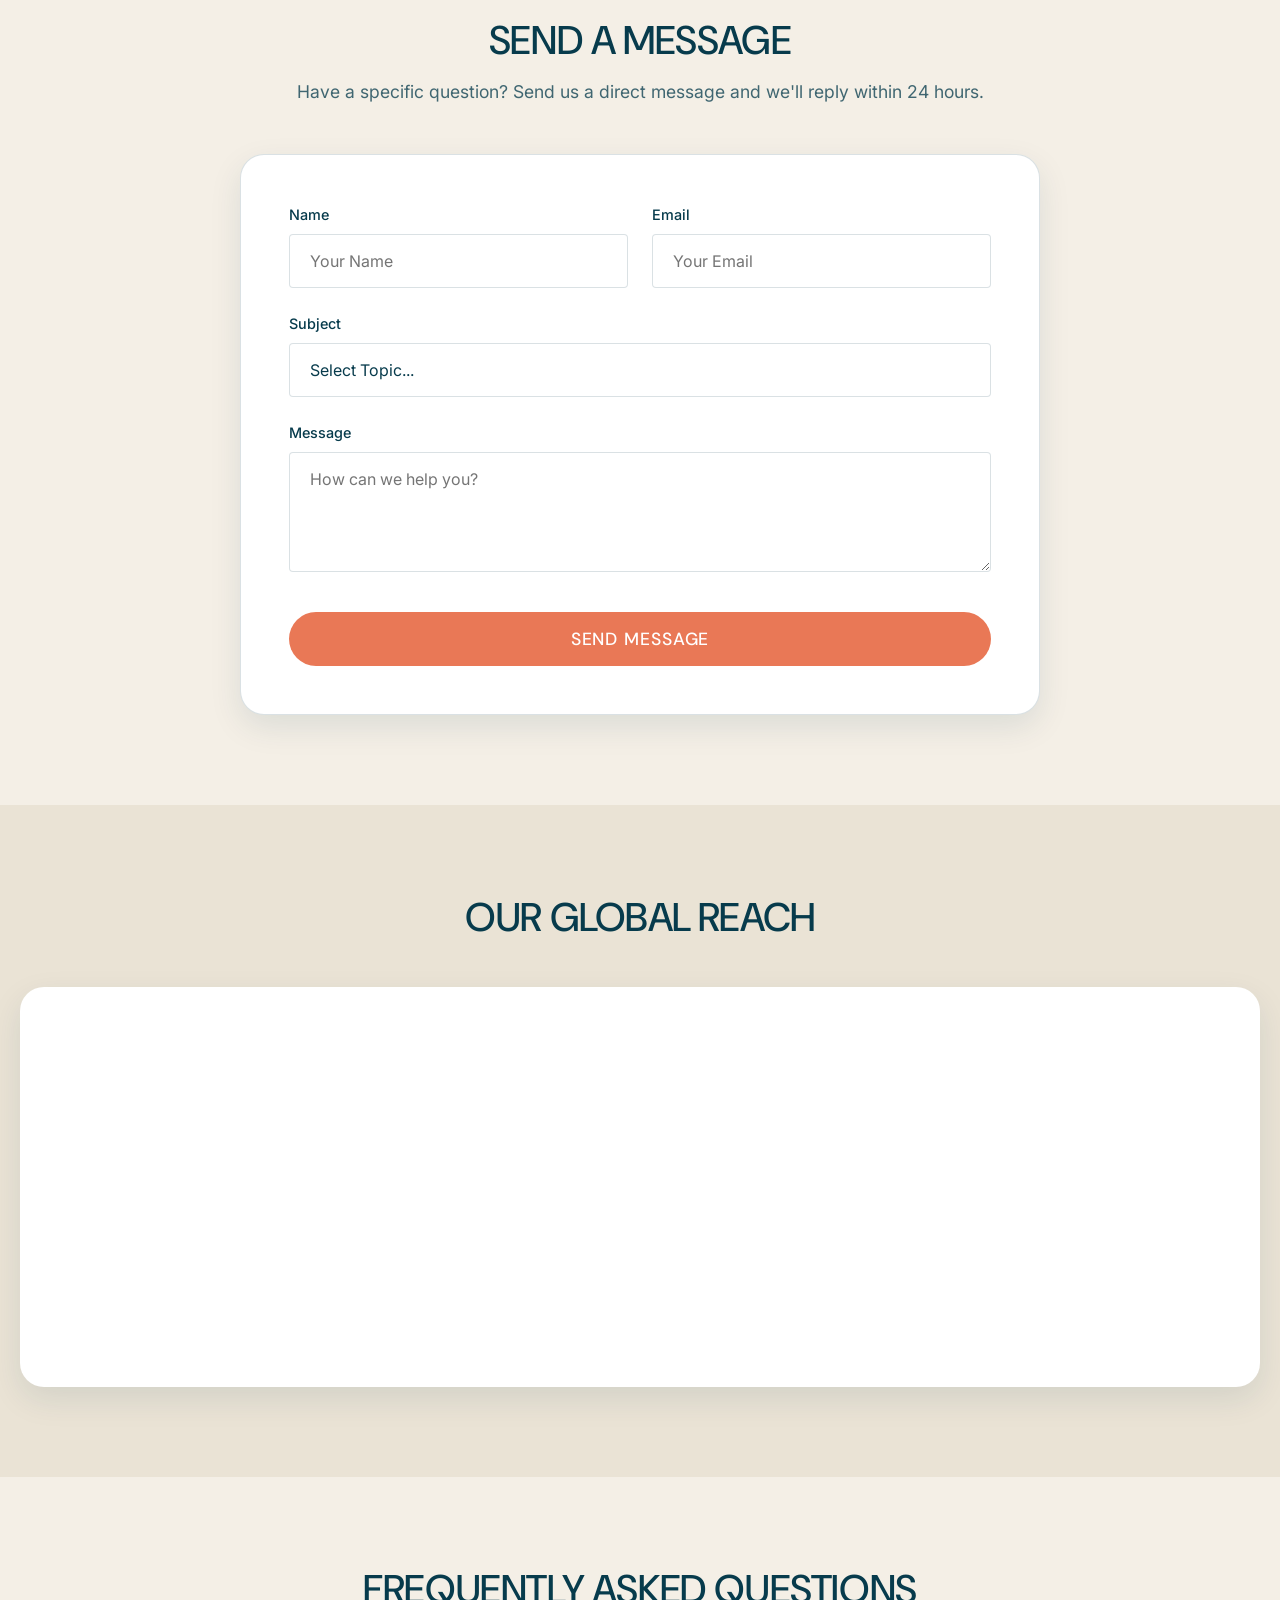
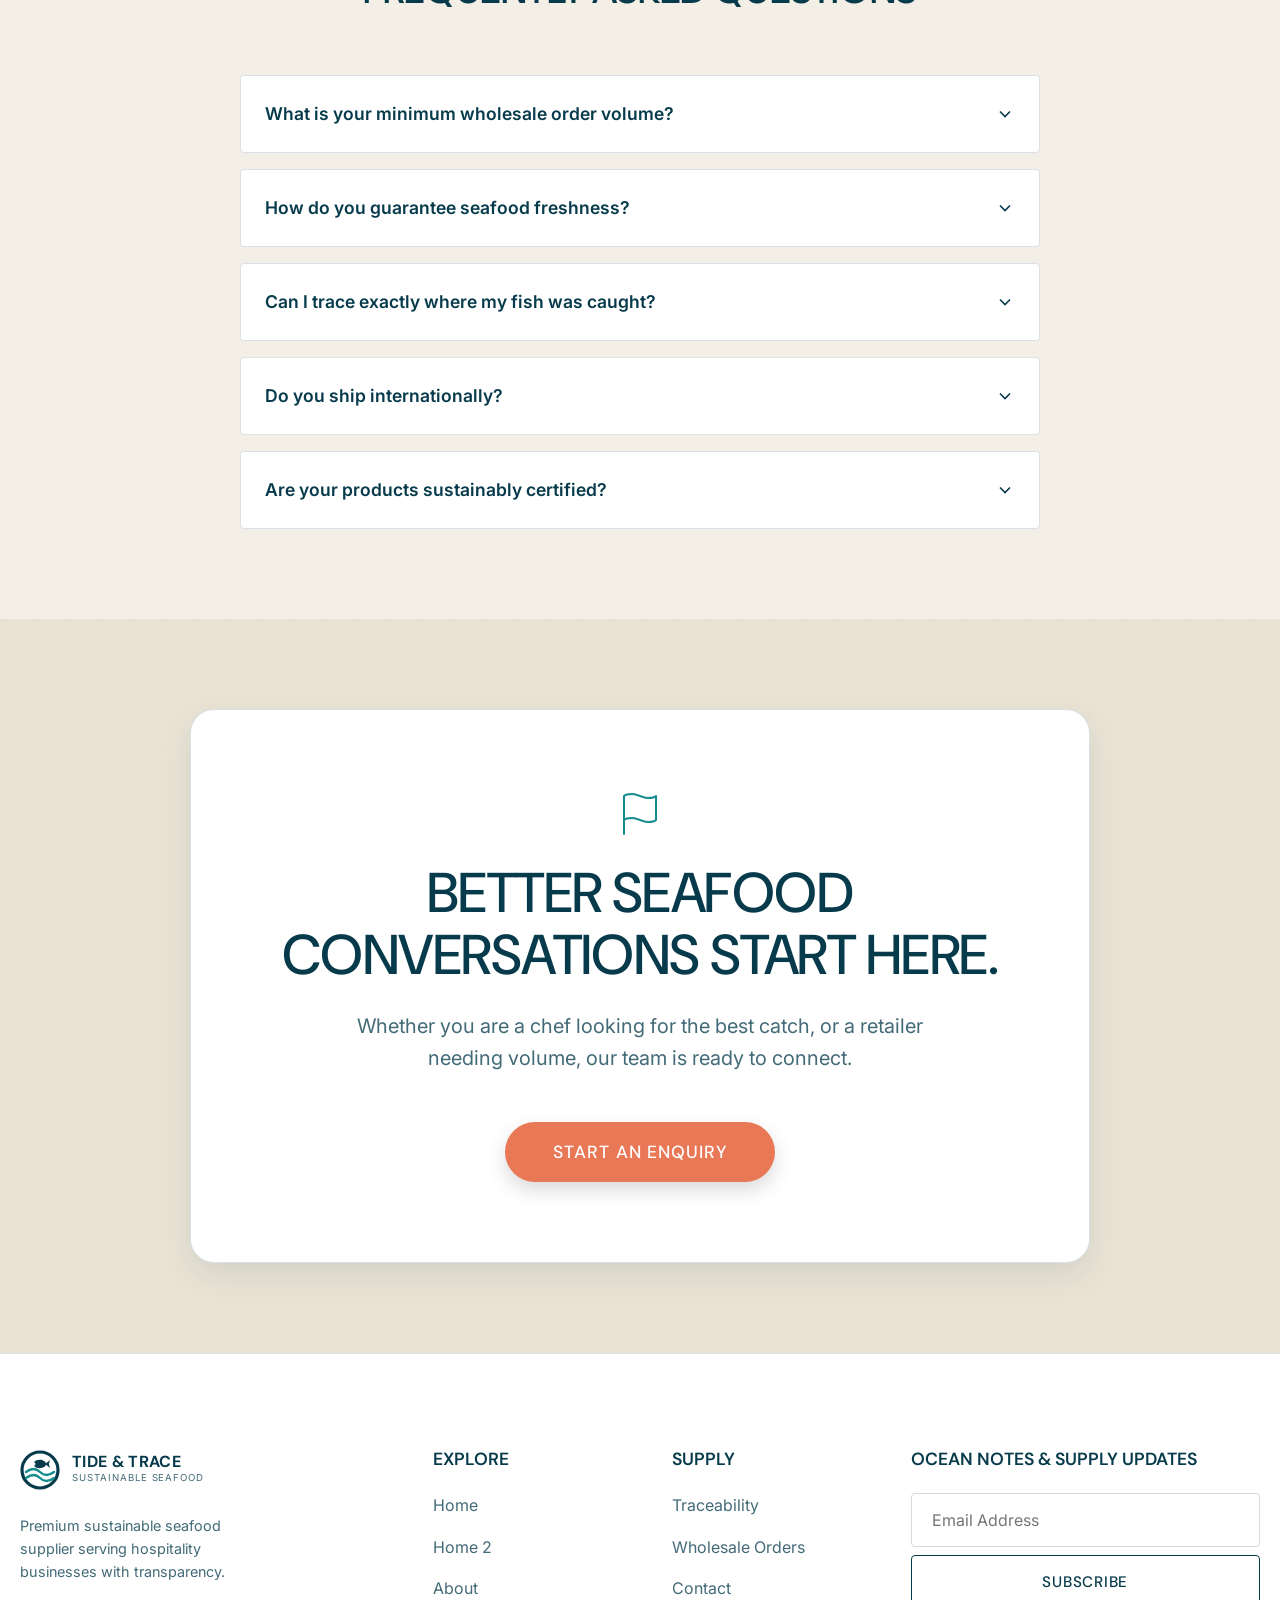
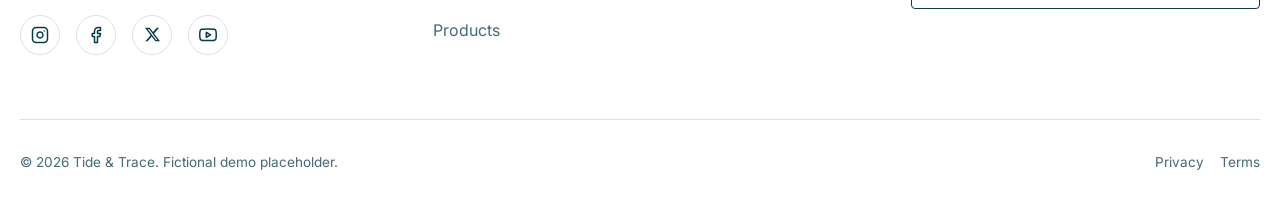
<file: contact.html>
<!DOCTYPE html>
<html lang="en" data-theme="light">
<head>
    <meta charset="UTF-8">
    <meta name="viewport" content="width=device-width, initial-scale=1.0">
    <title>Contact Tide & Trace</title>
    <meta name="description" content="Get in touch with Tide & Trace. We're here to discuss seafood supply, product information, and traceability.">
    <meta property="og:title" content="Contact Tide & Trace">
    <link rel="stylesheet" href="assets/css/style.css">

    <link rel="icon" type="image/svg+xml" href="assets/images/favicon.svg">
</head>
<body>

    <!-- GLOBAL NAVBAR -->
    <header class="navbar">
        <div class="container nav-container">
            <a href="index.html" class="nav-logo">
                <svg viewBox="0 0 100 100" xmlns="http://www.w3.org/2000/svg">
    <circle cx="50" cy="50" r="45" stroke="currentColor" stroke-width="8" fill="none" class="logo-frame" />
    <path d="M 15 55 Q 35 40 50 55 T 85 55" stroke="var(--accent-main, #168C8C)" stroke-width="6" fill="none" stroke-linecap="round" class="logo-wave" />
    <path d="M 15 70 Q 35 55 50 70 T 85 70" stroke="var(--accent-main, #168C8C)" stroke-width="6" fill="none" stroke-linecap="round" class="logo-wave" />
    <path d="M 65 35 C 65 25, 45 20, 35 30 C 40 33, 40 37, 35 40 C 45 50, 65 45, 65 35 Z" fill="currentColor" class="logo-fish" />
    <polygon points="63,35 75,25 72,35 75,45" fill="currentColor" class="logo-fish" />
</svg>
                <div>
                    <div class="nav-logo-text">TIDE & TRACE</div>
                    <div class="nav-logo-desc">Sustainable Seafood</div>
                </div>
            </a>

            <nav class="nav-center">
                <a href="index.html" class="nav-link">Home</a>
                <a href="home-2.html" class="nav-link">Home 2</a>
                <a href="about.html" class="nav-link">About</a>
                <a href="products.html" class="nav-link">Products</a>
                <a href="traceability.html" class="nav-link">Traceability</a>
                <a href="wholesale.html" class="nav-link">Wholesale Orders</a>
                <a href="contact.html" class="nav-link active">Contact</a>
            </nav>

            <div class="nav-right">
                <button class="nav-icon-btn theme-toggle" aria-label="Toggle Theme">
                    <svg width="20" height="20" viewBox="0 0 24 24" fill="none" stroke="currentColor" stroke-width="2" stroke-linecap="round" stroke-linejoin="round"><circle cx="12" cy="12" r="5"/><line x1="12" y1="1" x2="12" y2="3"/><line x1="12" y1="21" x2="12" y2="23"/><line x1="4.22" y1="4.22" x2="5.64" y2="5.64"/><line x1="18.36" y1="18.36" x2="19.78" y2="19.78"/><line x1="1" y1="12" x2="3" y2="12"/><line x1="21" y1="12" x2="23" y2="12"/><line x1="4.22" y1="19.78" x2="5.64" y2="18.36"/><line x1="18.36" y1="5.64" x2="19.78" y2="4.22"/></svg>
                </button>
                <button class="nav-icon-btn rtl-toggle" aria-label="Toggle RTL">
                    <svg width="20" height="20" viewBox="0 0 24 24" fill="none" stroke="currentColor" stroke-width="2" stroke-linecap="round" stroke-linejoin="round"><path d="M8 3L4 7l4 4"/><path d="M4 7h16"/><path d="M16 21l4-4-4-4"/><path d="M20 17H4"/></svg>
                </button>

                <a href="#" class="btn btn-primary" data-modal-target="wholesale-modal">Request Wholesale</a>
            </div>

            <button class="hamburger" aria-label="Menu">
                <span></span><span></span><span></span>
            </button>
        </div>
    </header>

    <!-- MOBILE SIDEBAR -->
    <div class="sidebar-overlay"></div>
    <aside class="sidebar">
        <button class="sidebar-close" aria-label="Close menu" style="position: absolute; top: 1.5rem; right: 1.5rem; background: none; border: none; cursor: pointer; color: var(--text-primary); z-index: 10;">
            <svg width="28" height="28" viewBox="0 0 24 24" fill="none" stroke="currentColor" stroke-width="2" stroke-linecap="round" stroke-linejoin="round"><line x1="18" y1="6" x2="6" y2="18"></line><line x1="6" y1="6" x2="18" y2="18"></line></svg>
        </button>
        <nav class="sidebar-nav">
            <a href="index.html" class="sidebar-link">Home</a>
            <a href="home-2.html" class="sidebar-link">Home 2</a>
            <a href="about.html" class="sidebar-link">About</a>
            <a href="products.html" class="sidebar-link">Products</a>
            <a href="traceability.html" class="sidebar-link">Traceability</a>
            <a href="wholesale.html" class="sidebar-link">Wholesale Orders</a>
            <a href="contact.html" class="sidebar-link active">Contact</a>

        </nav>
        <div class="sidebar-controls" style="display: flex; gap: 3rem; width: 100%; margin-top: 2rem; margin-bottom: 1rem; justify-content: center;">
            <button class="nav-icon-btn theme-toggle" aria-label="Toggle Theme" style="transform: scale(1.2);">
                <svg width="24" height="24" viewBox="0 0 24 24" fill="none" stroke="currentColor" stroke-width="2" stroke-linecap="round" stroke-linejoin="round"><circle cx="12" cy="12" r="5"/><line x1="12" y1="1" x2="12" y2="3"/><line x1="12" y1="21" x2="12" y2="23"/><line x1="4.22" y1="4.22" x2="5.64" y2="5.64"/><line x1="18.36" y1="18.36" x2="19.78" y2="19.78"/><line x1="1" y1="12" x2="3" y2="12"/><line x1="21" y1="12" x2="23" y2="12"/><line x1="4.22" y1="19.78" x2="5.64" y2="18.36"/><line x1="18.36" y1="5.64" x2="19.78" y2="4.22"/></svg>
            </button>
            <button class="nav-icon-btn rtl-toggle" aria-label="Toggle RTL" style="transform: scale(1.2);">
                <svg width="24" height="24" viewBox="0 0 24 24" fill="none" stroke="currentColor" stroke-width="2" stroke-linecap="round" stroke-linejoin="round"><path d="M8 3L4 7l4 4"/><path d="M4 7h16"/><path d="M16 21l4-4-4-4"/><path d="M20 17H4"/></svg>
            </button>
        </div>
        <div class="sidebar-cta" style="width: 100%;">
            <a href="#" class="btn btn-primary" style="width: 100%" data-modal-target="wholesale-modal">REQUEST WHOLESALE</a>
        </div>
    </aside>

    <main style="padding-top: var(--nav-height);">
        <!-- SECTION 01 - HERO -->
        <section class="hero-ocean" style="min-height: 60svh; align-items: center;">
            <div class="hero-bg">
                <img src="assets/images/hero-ocean.webp" alt="Pristine Blue Ocean Horizon">
            </div>
            <div class="hero-overlay" style="background: rgba(4, 27, 35, 0.5);"></div>
            <div class="container relative z-10 text-center reveal">
                <h1 class="editorial-heading" style="color: #ffffff; text-shadow: 0 4px 12px rgba(0,0,0,0.6); margin-bottom: 1.5rem;">LET'S TALK SEAFOOD.</h1>
                <p style="color: #ffffff; text-shadow: 0 2px 8px rgba(0,0,0,0.6); font-size: 1.1rem; max-width: 600px; margin-inline: auto; margin-bottom: 2rem;">Tell us what you are looking for and our team can help direct your enquiry.</p>
                <a href="#" class="btn btn-primary" data-modal-target="wholesale-modal">START ENQUIRY</a>
            </div>
        </section>

        <!-- SECTION 02 - PREMIUM CONTACT INFO -->
        <section class="section-padding" style="background-color: var(--bg-secondary);">
            <div class="container reveal">
                <div id="contact-info-grid" class="grid-2" style="align-items: stretch; gap: 0; border-radius: var(--radius-lg); overflow: hidden; box-shadow: var(--shadow-lg); border: 1px solid var(--border-color);">
                    <!-- Contact Details Side -->
                    <div style="background-color: var(--card-bg); padding: 5rem 4rem; display: flex; flex-direction: column; justify-content: center;">
                        <h2 class="editorial-heading" style="font-size: clamp(2rem, 8vw, 3rem); margin-bottom: 3rem; color: var(--accent-main); line-height: 1; white-space: nowrap; text-align: center;">TIDE & TRACE<span style="display: block; font-size: clamp(0.75rem, 3.5vw, 1rem); font-family: var(--font-body); letter-spacing: 0.15em; text-transform: uppercase; margin-top: 1rem; color: var(--text-secondary); white-space: nowrap;">Global Headquarters</span></h2>
                        
                        <div style="display: flex; flex-direction: column; gap: 2.5rem; margin-bottom: 3rem;">
                            <!-- Phone -->
                            <div class="contact-info-block" style="display: flex; gap: 1.5rem; align-items: flex-start;">
                                <div style="color: var(--accent-main); background: rgba(30, 81, 93, 0.05); padding: 1rem; border-radius: 50%;">
                                    <svg width="24" height="24" viewBox="0 0 24 24" fill="none" stroke="currentColor" stroke-width="1.5" stroke-linecap="round" stroke-linejoin="round"><path d="M22 16.92v3a2 2 0 0 1-2.18 2 19.79 19.79 0 0 1-8.63-3.07 19.5 19.5 0 0 1-6-6 19.79 19.79 0 0 1-3.07-8.67A2 2 0 0 1 4.11 2h3a2 2 0 0 1 2 1.72 12.84 12.84 0 0 0 .7 2.81 2 2 0 0 1-.45 2.11L8.09 9.91a16 16 0 0 0 6 6l1.27-1.27a2 2 0 0 1 2.11-.45 12.84 12.84 0 0 0 2.81.7A2 2 0 0 1 22 16.92z"/></svg>
                                </div>
                                <div>
                                    <h4 style="font-size: 0.85rem; color: var(--text-secondary); text-transform: uppercase; margin-bottom: 0.25rem; letter-spacing: 0.05em; font-weight: 600;">Direct Line</h4>
                                    <p style="font-size: 1.25rem; color: var(--text-primary); font-family: var(--font-heading);">+1 (000) 000-0000</p>
                                </div>
                            </div>
                            <!-- Email -->
                            <div class="contact-info-block" style="display: flex; gap: 1.5rem; align-items: flex-start;">
                                <div style="color: var(--accent-main); background: rgba(30, 81, 93, 0.05); padding: 1rem; border-radius: 50%;">
                                    <svg width="24" height="24" viewBox="0 0 24 24" fill="none" stroke="currentColor" stroke-width="1.5" stroke-linecap="round" stroke-linejoin="round"><path d="M4 4h16c1.1 0 2 .9 2 2v12c0 1.1-.9 2-2 2H4c-1.1 0-2-.9-2-2V6c0-1.1.9-2 2-2z"/><polyline points="22,6 12,13 2,6"/></svg>
                                </div>
                                <div>
                                    <h4 style="font-size: 0.85rem; color: var(--text-secondary); text-transform: uppercase; margin-bottom: 0.25rem; letter-spacing: 0.05em; font-weight: 600;">Email Enquiries</h4>
                                    <p style="font-size: 1.25rem; color: var(--text-primary); font-family: var(--font-heading);"><a href="mailto:hello@example.com" style="color: inherit; text-decoration: none;">hello@example.com</a></p>
                                </div>
                            </div>
                            <!-- Office -->
                            <div class="contact-info-block" style="display: flex; gap: 1.5rem; align-items: flex-start;">
                                <div style="color: var(--accent-main); background: rgba(30, 81, 93, 0.05); padding: 1rem; border-radius: 50%;">
                                    <svg width="24" height="24" viewBox="0 0 24 24" fill="none" stroke="currentColor" stroke-width="1.5" stroke-linecap="round" stroke-linejoin="round"><path d="M21 10c0 7-9 13-9 13s-9-6-9-13a9 9 0 0 1 18 0z"/><circle cx="12" cy="10" r="3"/></svg>
                                </div>
                                <div>
                                    <h4 style="font-size: 0.85rem; color: var(--text-secondary); text-transform: uppercase; margin-bottom: 0.25rem; letter-spacing: 0.05em; font-weight: 600;">Main Office</h4>
                                    <p style="font-size: 1.25rem; color: var(--text-primary); font-family: var(--font-heading);">Coastal District, Example City</p>
                                </div>
                            </div>
                            <!-- Hours -->
                            <div class="contact-info-block" style="display: flex; gap: 1.5rem; align-items: flex-start;">
                                <div style="color: var(--accent-main); background: rgba(30, 81, 93, 0.05); padding: 1rem; border-radius: 50%;">
                                    <svg width="24" height="24" viewBox="0 0 24 24" fill="none" stroke="currentColor" stroke-width="1.5" stroke-linecap="round" stroke-linejoin="round"><circle cx="12" cy="12" r="10"/><polyline points="12 6 12 12 16 14"/></svg>
                                </div>
                                <div>
                                    <h4 style="font-size: 0.85rem; color: var(--text-secondary); text-transform: uppercase; margin-bottom: 0.25rem; letter-spacing: 0.05em; font-weight: 600;">Operating Hours</h4>
                                    <p style="font-size: 1.25rem; color: var(--text-primary); font-family: var(--font-heading); line-height: 1.4;">Mon – Fri: 9:00 AM – 6:00 PM<br><span style="font-size: 0.9rem; color: var(--text-secondary); font-family: var(--font-body);">Closed Weekends & Holidays</span></p>
                                </div>
                            </div>
                        </div>
                    </div>
                    
                    <!-- Image Side -->
                    <div style="position: relative; min-height: 500px; border-radius: 0 var(--radius-lg) var(--radius-lg) 0; overflow: hidden;">
                        <img src="assets/images/TIDE & TRACE.png" alt="Tide & Trace Direct Refrigerated Logistics Fleet and Cold-Chain Delivery Handover" style="position: absolute; inset: 0; width: 100%; height: 100%; object-fit: cover;">
                        <div style="position: absolute; inset: 0; background: linear-gradient(to top, rgba(7, 59, 76, 0.7) 0%, transparent 50%);"></div>
                        <div style="position: absolute; bottom: 2rem; left: 2rem; right: 2rem; color: #fff; background: rgba(7, 59, 76, 0.85); backdrop-filter: blur(8px); padding: 1.25rem 1.5rem; border-radius: var(--radius-md); border: 1px solid rgba(255, 255, 255, 0.2);">
                            <div style="font-size: 0.75rem; text-transform: uppercase; letter-spacing: 0.1em; color: var(--accent-light, #48cae4); font-weight: 700; margin-bottom: 0.25rem;">Direct Cold-Chain Logistics</div>
                            <div style="font-size: 0.95rem; font-weight: 500;">Dedicated refrigerated dispatch serving hospitality kitchens within 24–48 hours of ocean landing.</div>
                        </div>
                    </div>
                </div>
            </div>
        </section>

        <!-- SECTION 03 - DIRECT ENQUIRY FORM -->
        <section class="section-padding" style="background-color: var(--bg-primary);">
            <div class="container reveal">
                <div style="max-width: 800px; margin-inline: auto;">
                    <div style="text-align: center; margin-bottom: 3rem;">
                        <h2 class="editorial-heading" style="font-size: 2.5rem; margin-bottom: 1rem;">SEND A MESSAGE</h2>
                        <p style="color: var(--text-secondary); font-size: 1.1rem;">Have a specific question? Send us a direct message and we'll reply within 24 hours.</p>
                    </div>
                    <div style="background: var(--card-bg); padding: 3rem; border-radius: var(--radius-lg); box-shadow: var(--shadow-md); border: 1px solid var(--border-color);">
                        <form>
                            <div class="grid-2" style="gap: 1.5rem; margin-bottom: 1.5rem;">
                                <div class="form-group" style="margin-bottom: 0;">
                                    <label class="form-label">Name</label>
                                    <input type="text" class="form-control" placeholder="Your Name" required>
                                </div>
                                <div class="form-group" style="margin-bottom: 0;">
                                    <label class="form-label">Email</label>
                                    <input type="email" class="form-control" placeholder="Your Email" required>
                                </div>
                            </div>
                            <div class="form-group" style="margin-bottom: 1.5rem;">
                                <label class="form-label">Subject</label>
                                <select class="form-control form-select" required>
                                    <option value="">Select Topic...</option>
                                    <option>Wholesale Enquiry</option>
                                    <option>Product Information</option>
                                    <option>Traceability Details</option>
                                    <option>Other</option>
                                </select>
                            </div>
                            <div class="form-group" style="margin-bottom: 2rem;">
                                <label class="form-label">Message</label>
                                <textarea class="form-control" placeholder="How can we help you?" style="min-height: 120px;" required></textarea>
                            </div>
                            <button type="submit" class="btn btn-primary" style="width: 100%; padding: 1rem; font-size: 1.1rem; border-radius: 100px;">SEND MESSAGE</button>
                        </form>
                    </div>
                </div>
            </div>
        </section>

        <!-- SECTION 04 - MAP & LOCATIONS -->
        <section class="section-padding" style="background-color: var(--bg-secondary);">
            <div class="container reveal text-center">
                <h2 class="editorial-heading" style="font-size: 2.5rem; margin-bottom: 3rem;">OUR GLOBAL REACH</h2>
                <div style="border-radius: var(--radius-lg); overflow: hidden; box-shadow: var(--shadow-md); height: 400px; position: relative; background: var(--card-bg);">
                    <iframe 
                        src="https://www.google.com/maps/embed?pb=!1m18!1m12!1m3!1d172138.8353110292!2d-122.4821495904975!3d47.61317464687258!2m3!1f0!2f0!3f0!3m2!1i1024!2i768!4f13.1!3m3!1m2!1s0x5490102c93e83355%3A0x102565466944d59a!2sSeattle%2C%20WA!5e0!3m2!1sen!2sus!4v1690000000000!5m2!1sen!2sus" 
                        width="100%" 
                        height="100%" 
                        style="border:0;" 
                        allowfullscreen="" 
                        loading="lazy" 
                        referrerpolicy="no-referrer-when-downgrade">
                    </iframe>
                </div>
            </div>
        </section>

        <!-- SECTION 05 - FAQ -->
        <section class="section-padding" style="background-color: var(--bg-primary);">
            <div class="container reveal">
                <div style="max-width: 800px; margin-inline: auto;">
                    <div style="text-align: center; margin-bottom: 4rem;">
                        <h2 class="editorial-heading" style="font-size: 2.5rem; margin-bottom: 1rem;">FREQUENTLY ASKED QUESTIONS</h2>
                    </div>
                    
                    <div class="faq-container" style="display: flex; flex-direction: column; gap: 1rem;">
                        <!-- FAQ 1 -->
                        <details style="background: var(--card-bg); border: 1px solid var(--border-color); border-radius: var(--radius-sm); overflow: hidden;">
                            <summary style="padding: 1.5rem; font-weight: 600; font-size: 1.1rem; cursor: pointer; display: flex; justify-content: space-between; align-items: center; list-style: none;">
                                What is your minimum wholesale order volume?
                                <svg class="faq-icon" width="20" height="20" viewBox="0 0 24 24" fill="none" stroke="currentColor" stroke-width="2"><polyline points="6 9 12 15 18 9"/></svg>
                            </summary>
                            <div style="padding: 0 1.5rem 1.5rem 1.5rem; color: var(--text-secondary); line-height: 1.6; border-top: 1px solid var(--border-color); margin-top: 1rem;">
                                Our minimum order volume depends on the species and delivery location. Generally, we require a 50kg minimum for domestic freight. Please submit an enquiry for specific details regarding your region.
                            </div>
                        </details>
                        <!-- FAQ 2 -->
                        <details style="background: var(--card-bg); border: 1px solid var(--border-color); border-radius: var(--radius-sm); overflow: hidden;">
                            <summary style="padding: 1.5rem; font-weight: 600; font-size: 1.1rem; cursor: pointer; display: flex; justify-content: space-between; align-items: center; list-style: none;">
                                How do you guarantee seafood freshness?
                                <svg class="faq-icon" width="20" height="20" viewBox="0 0 24 24" fill="none" stroke="currentColor" stroke-width="2"><polyline points="6 9 12 15 18 9"/></svg>
                            </summary>
                            <div style="padding: 0 1.5rem 1.5rem 1.5rem; color: var(--text-secondary); line-height: 1.6; border-top: 1px solid var(--border-color); margin-top: 1rem;">
                                We utilize end-to-end cold chain logistics. Every shipment is temperature-monitored from the moment it leaves the water until it arrives at your kitchen door.
                            </div>
                        </details>
                        <!-- FAQ 3 -->
                        <details style="background: var(--card-bg); border: 1px solid var(--border-color); border-radius: var(--radius-sm); overflow: hidden;">
                            <summary style="padding: 1.5rem; font-weight: 600; font-size: 1.1rem; cursor: pointer; display: flex; justify-content: space-between; align-items: center; list-style: none;">
                                Can I trace exactly where my fish was caught?
                                <svg class="faq-icon" width="20" height="20" viewBox="0 0 24 24" fill="none" stroke="currentColor" stroke-width="2"><polyline points="6 9 12 15 18 9"/></svg>
                            </summary>
                            <div style="padding: 0 1.5rem 1.5rem 1.5rem; color: var(--text-secondary); line-height: 1.6; border-top: 1px solid var(--border-color); margin-top: 1rem;">
                                Yes. Every batch comes with a unique Trace ID. Entering this ID into our traceability portal will show you the exact vessel, catch method, location, and landing date.
                            </div>
                        </details>
                        <!-- FAQ 4 -->
                        <details style="background: var(--card-bg); border: 1px solid var(--border-color); border-radius: var(--radius-sm); overflow: hidden;">
                            <summary style="padding: 1.5rem; font-weight: 600; font-size: 1.1rem; cursor: pointer; display: flex; justify-content: space-between; align-items: center; list-style: none;">
                                Do you ship internationally?
                                <svg class="faq-icon" width="20" height="20" viewBox="0 0 24 24" fill="none" stroke="currentColor" stroke-width="2"><polyline points="6 9 12 15 18 9"/></svg>
                            </summary>
                            <div style="padding: 0 1.5rem 1.5rem 1.5rem; color: var(--text-secondary); line-height: 1.6; border-top: 1px solid var(--border-color); margin-top: 1rem;">
                                Yes, we offer international air freight for premium grades to select markets across Europe and Asia-Pacific. Customs documentation and export certifications are handled entirely by our team.
                            </div>
                        </details>
                        <!-- FAQ 5 -->
                        <details style="background: var(--card-bg); border: 1px solid var(--border-color); border-radius: var(--radius-sm); overflow: hidden;">
                            <summary style="padding: 1.5rem; font-weight: 600; font-size: 1.1rem; cursor: pointer; display: flex; justify-content: space-between; align-items: center; list-style: none;">
                                Are your products sustainably certified?
                                <svg class="faq-icon" width="20" height="20" viewBox="0 0 24 24" fill="none" stroke="currentColor" stroke-width="2"><polyline points="6 9 12 15 18 9"/></svg>
                            </summary>
                            <div style="padding: 0 1.5rem 1.5rem 1.5rem; color: var(--text-secondary); line-height: 1.6; border-top: 1px solid var(--border-color); margin-top: 1rem;">
                                Absolutely. We strictly source from fisheries that are certified by leading global sustainability standards (such as MSC or ASC) or are engaged in verified Fishery Improvement Projects (FIPs).
                            </div>
                        </details>
                    </div>
                </div>
            </div>
            <style>
                details summary::-webkit-details-marker { display: none; }
                details[open] .faq-icon { transform: rotate(180deg); }
                .faq-icon { transition: transform var(--transition-normal); }
                details[open] summary { background: var(--bg-secondary); }
                details summary:hover { background: var(--bg-secondary); transition: background var(--transition-fast); }
            </style>
        </section>

        <!-- SECTION 06 - PREMIUM CTA -->
        <section class="section-padding" style="background-color: var(--bg-secondary); position: relative; overflow: hidden;">
            <div style="position: absolute; inset: 0; opacity: 0.05; background-image: radial-gradient(circle at 2px 2px, var(--accent-main) 1px, transparent 0); background-size: 32px 32px;"></div>
            <div class="container reveal relative z-10" style="text-align: center; max-width: 900px; padding: clamp(3rem, 10vw, 5rem) clamp(1rem, 5vw, 3rem); background: var(--card-bg); border: 1px solid var(--border-color); border-radius: var(--radius-lg); box-shadow: var(--shadow-md);">
                <div style="color: var(--accent-main); margin-bottom: 1.5rem; display: flex; justify-content: center;">
                    <svg width="48" height="48" viewBox="0 0 24 24" fill="none" stroke="currentColor" stroke-width="1" stroke-linecap="round" stroke-linejoin="round"><path d="M4 15s1-1 4-1 5 2 8 2 4-1 4-1V3s-1 1-4 1-5-2-8-2-4 1-4 1z"/><line x1="4" y1="22" x2="4" y2="15"/></svg>
                </div>
                <h2 class="editorial-heading" style="font-size: clamp(2rem, 8vw, 3.5rem); margin-bottom: 1.5rem; color: var(--text-primary); line-height: 1.1;">BETTER SEAFOOD CONVERSATIONS START HERE.</h2>
                <p style="font-size: 1.25rem; color: var(--text-secondary); margin-bottom: 3rem; max-width: 600px; margin-inline: auto;">Whether you are a chef looking for the best catch, or a retailer needing volume, our team is ready to connect.</p>
                <a href="#" data-modal-target="wholesale-modal" class="btn btn-primary" style="padding: 1rem clamp(1.5rem, 5vw, 3rem); font-size: 1.1rem; border-radius: 100px; text-transform: uppercase; letter-spacing: 0.05em; box-shadow: 0 8px 20px rgba(0,0,0,0.15); white-space: nowrap; margin-inline: auto;">START AN ENQUIRY</a>
            </div>
        </section>
    </main>

    <!-- GLOBAL WHOLESALE POPUP -->
    <div class="modal-overlay" id="wholesale-modal">
        <div class="modal-container">
            <button class="modal-close" data-modal-close aria-label="Close modal">
                <svg width="24" height="24" viewBox="0 0 24 24" fill="none" stroke="currentColor" stroke-width="2"><line x1="18" y1="6" x2="6" y2="18"/><line x1="6" y1="6" x2="18" y2="18"/></svg>
            </button>
            
            <div class="modal-header">
                <h3 class="editorial-heading" style="font-size: 2rem; margin-bottom: 0.5rem;">LET'S TALK SEAFOOD</h3>
                <p style="color: var(--text-secondary); font-size: 0.9rem;">Submit your enquiry and our team will get in touch.</p>
            </div>
            
            <form>
                <div class="grid-2" style="gap: 1rem;">
                    <div class="form-group">
                        <label class="form-label">Full Name</label>
                        <input type="text" class="form-control" required>
                    </div>
                    <div class="form-group">
                        <label class="form-label">Business Name</label>
                        <input type="text" class="form-control" required>
                    </div>
                </div>
                
                <div class="grid-2" style="gap: 1rem;">
                    <div class="form-group">
                        <label class="form-label">Email</label>
                        <input type="email" class="form-control" required>
                    </div>
                    <div class="form-group">
                        <label class="form-label">Phone</label>
                        <input type="tel" class="form-control">
                    </div>
                </div>
                
                <div class="grid-2" style="gap: 1rem;">
                    <div class="form-group">
                        <label class="form-label">Enquiry Type</label>
                        <select class="form-control form-select" required>
                            <option value="">Select option...</option>
                            <option>Wholesale Order</option>
                            <option>Product Information</option>
                            <option>Traceability</option>
                            <option>General Enquiry</option>
                        </select>
                    </div>
                    <div class="form-group">
                        <label class="form-label">Business Type</label>
                        <select class="form-control form-select" required>
                            <option value="">Select option...</option>
                            <option>Restaurant</option>
                            <option>Hotel</option>
                            <option>Retail</option>
                            <option>Distributor</option>
                        </select>
                    </div>
                </div>
                
                <div class="form-group">
                    <label class="form-label">Message</label>
                    <textarea class="form-control" required></textarea>
                </div>
                
                <div style="display: flex; gap: 1rem; margin-top: 2rem;">
                    <button type="submit" class="btn btn-primary" style="flex: 1;">Send Enquiry</button>
                    <button type="button" class="btn btn-secondary" data-modal-close>Cancel</button>
                </div>
            </form>
        </div>
    </div>

    <!-- FOOTER -->
    <footer class="footer">
        <div class="container">
            <div class="footer-grid">
                <div>
                    <div class="nav-logo" style="margin-bottom: 1.5rem;">
                        <svg width="32" height="32" viewBox="0 0 100 100" xmlns="http://www.w3.org/2000/svg">
    <circle cx="50" cy="50" r="45" stroke="currentColor" stroke-width="8" fill="none" class="logo-frame" />
    <path d="M 15 55 Q 35 40 50 55 T 85 55" stroke="var(--accent-main, #168C8C)" stroke-width="6" fill="none" stroke-linecap="round" class="logo-wave" />
    <path d="M 15 70 Q 35 55 50 70 T 85 70" stroke="var(--accent-main, #168C8C)" stroke-width="6" fill="none" stroke-linecap="round" class="logo-wave" />
    <path d="M 65 35 C 65 25, 45 20, 35 30 C 40 33, 40 37, 35 40 C 45 50, 65 45, 65 35 Z" fill="currentColor" class="logo-fish" />
    <polygon points="63,35 75,25 72,35 75,45" fill="currentColor" class="logo-fish" />
</svg>
                        <div>
                            <div class="nav-logo-text" style="font-size: 1rem;">TIDE & TRACE</div>
                            <div class="nav-logo-desc" style="font-size: 0.6rem;">Sustainable Seafood</div>
                        </div>
                    </div>
                    <p style="color: var(--text-secondary); font-size: 0.9rem; max-width: 250px;">Premium sustainable seafood supplier serving hospitality businesses with transparency.</p>
                    
                    <div class="social-icons">
                        <a href="#" class="social-icon" aria-label="Instagram">
                            <svg width="18" height="18" viewBox="0 0 24 24" fill="none" stroke="currentColor" stroke-width="2" stroke-linecap="round" stroke-linejoin="round"><rect x="2" y="2" width="20" height="20" rx="5" ry="5"></rect><path d="M16 11.37A4 4 0 1 1 12.63 8 4 4 0 0 1 16 11.37z"></path><line x1="17.5" y1="6.5" x2="17.51" y2="6.5"></line></svg>
                        </a>
                        <a href="#" class="social-icon" aria-label="Facebook">
                            <svg width="18" height="18" viewBox="0 0 24 24" fill="none" stroke="currentColor" stroke-width="2" stroke-linecap="round" stroke-linejoin="round"><path d="M18 2h-3a5 5 0 0 0-5 5v3H7v4h3v8h4v-8h3l1-4h-4V7a1 1 0 0 1 1-1h3z"></path></svg>
                        </a>
                        <a href="#" class="social-icon" aria-label="X">
                            <svg width="15" height="15" viewBox="0 0 24 24" fill="currentColor"><path d="M18.901 1.153h3.68l-8.04 9.19L24 22.846h-7.406l-5.8-7.584-6.638 7.584H.474l8.6-9.83L0 1.154h7.594l5.243 6.932ZM17.61 20.644h2.039L6.486 3.24H4.298Z"/></svg>
                        </a>
                        <a href="#" class="social-icon" aria-label="YouTube">
                            <svg width="18" height="18" viewBox="0 0 24 24" fill="none" stroke="currentColor" stroke-width="2" stroke-linecap="round" stroke-linejoin="round"><path d="M22.54 6.42a2.78 2.78 0 0 0-1.94-2C18.88 4 12 4 12 4s-6.88 0-8.6.46a2.78 2.78 0 0 0-1.94 2A29 29 0 0 0 1 11.75a29 29 0 0 0 .46 5.33A2.78 2.78 0 0 0 3.4 19c1.72.46 8.6.46 8.6.46s6.88 0 8.6-.46a2.78 2.78 0 0 0 1.94-2 29 29 0 0 0 .46-5.25 29 29 0 0 0-.46-5.33z"></path><polygon points="9.75 15.02 15.5 11.75 9.75 8.48 9.75 15.02"></polygon></svg>
                        </a>
                    </div>
                </div>
                
                <div>
                    <h4 class="footer-title">EXPLORE</h4>
                    <nav class="footer-links">
                        <a href="index.html">Home</a>
                        <a href="home-2.html">Home 2</a>
                        <a href="about.html">About</a>
                        <a href="products.html">Products</a>
                    </nav>
                </div>
                
                <div>
                    <h4 class="footer-title">SUPPLY</h4>
                    <nav class="footer-links">
                        <a href="traceability.html">Traceability</a>
                        <a href="wholesale.html">Wholesale Orders</a>
                        <a href="contact.html">Contact</a>
                    </nav>
                </div>
                
                <div>
                    <h4 class="footer-title">OCEAN NOTES & SUPPLY UPDATES</h4>
                    <form style="display: flex; flex-direction: column; gap: 0.5rem;">
                        <input type="email" class="form-control" placeholder="Email Address" required style="background: transparent; border-color: rgba(128,128,128,0.3);">
                        <button type="submit" class="btn btn-secondary" style="width: 100%;">Subscribe</button>
                    </form>
                </div>
            </div>
            
            <div class="footer-bottom">
                <div>&copy; 2026 Tide & Trace. Fictional demo placeholder.</div>
                <div style="display: flex; gap: 1rem;">
                    <a href="#">Privacy</a>
                    <a href="#">Terms</a>
                </div>
            </div>
        </div>
    </footer>

    <script src="assets/js/main.js"></script>
</body>
</html>
</file>
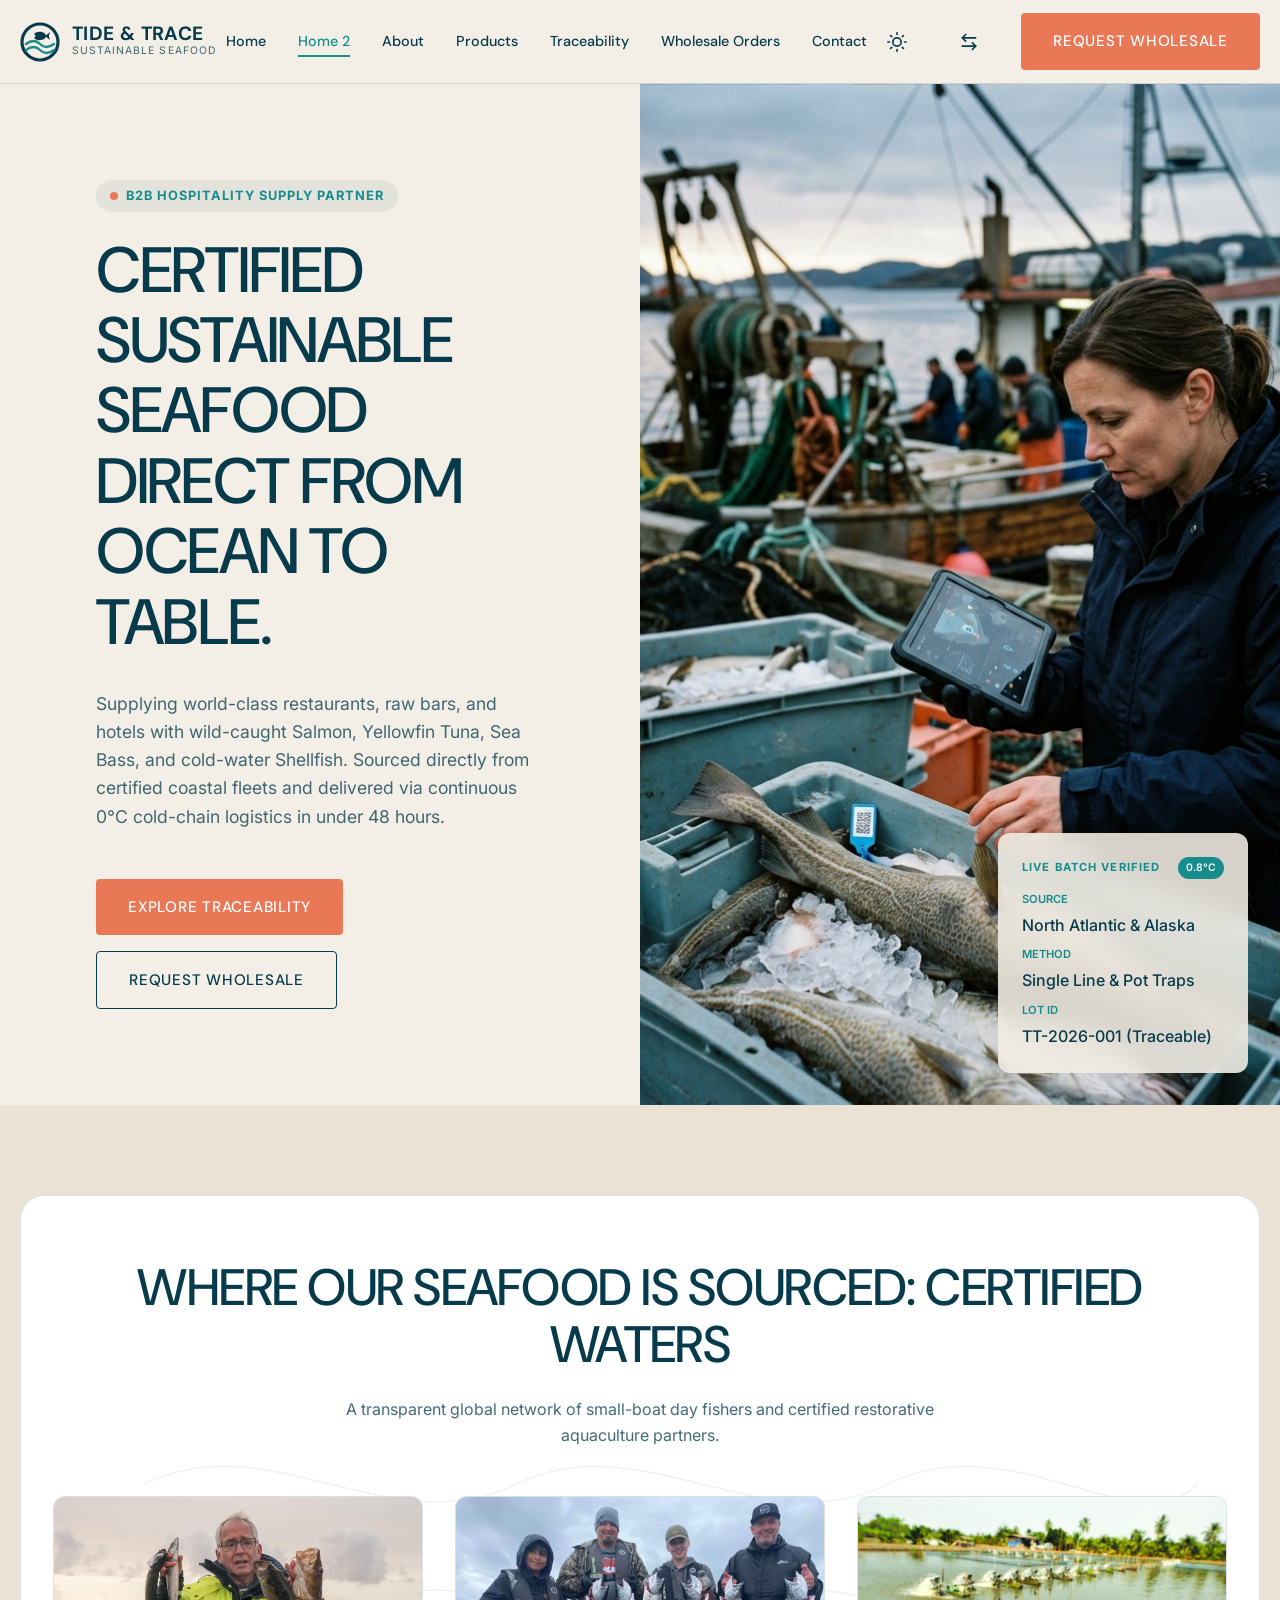
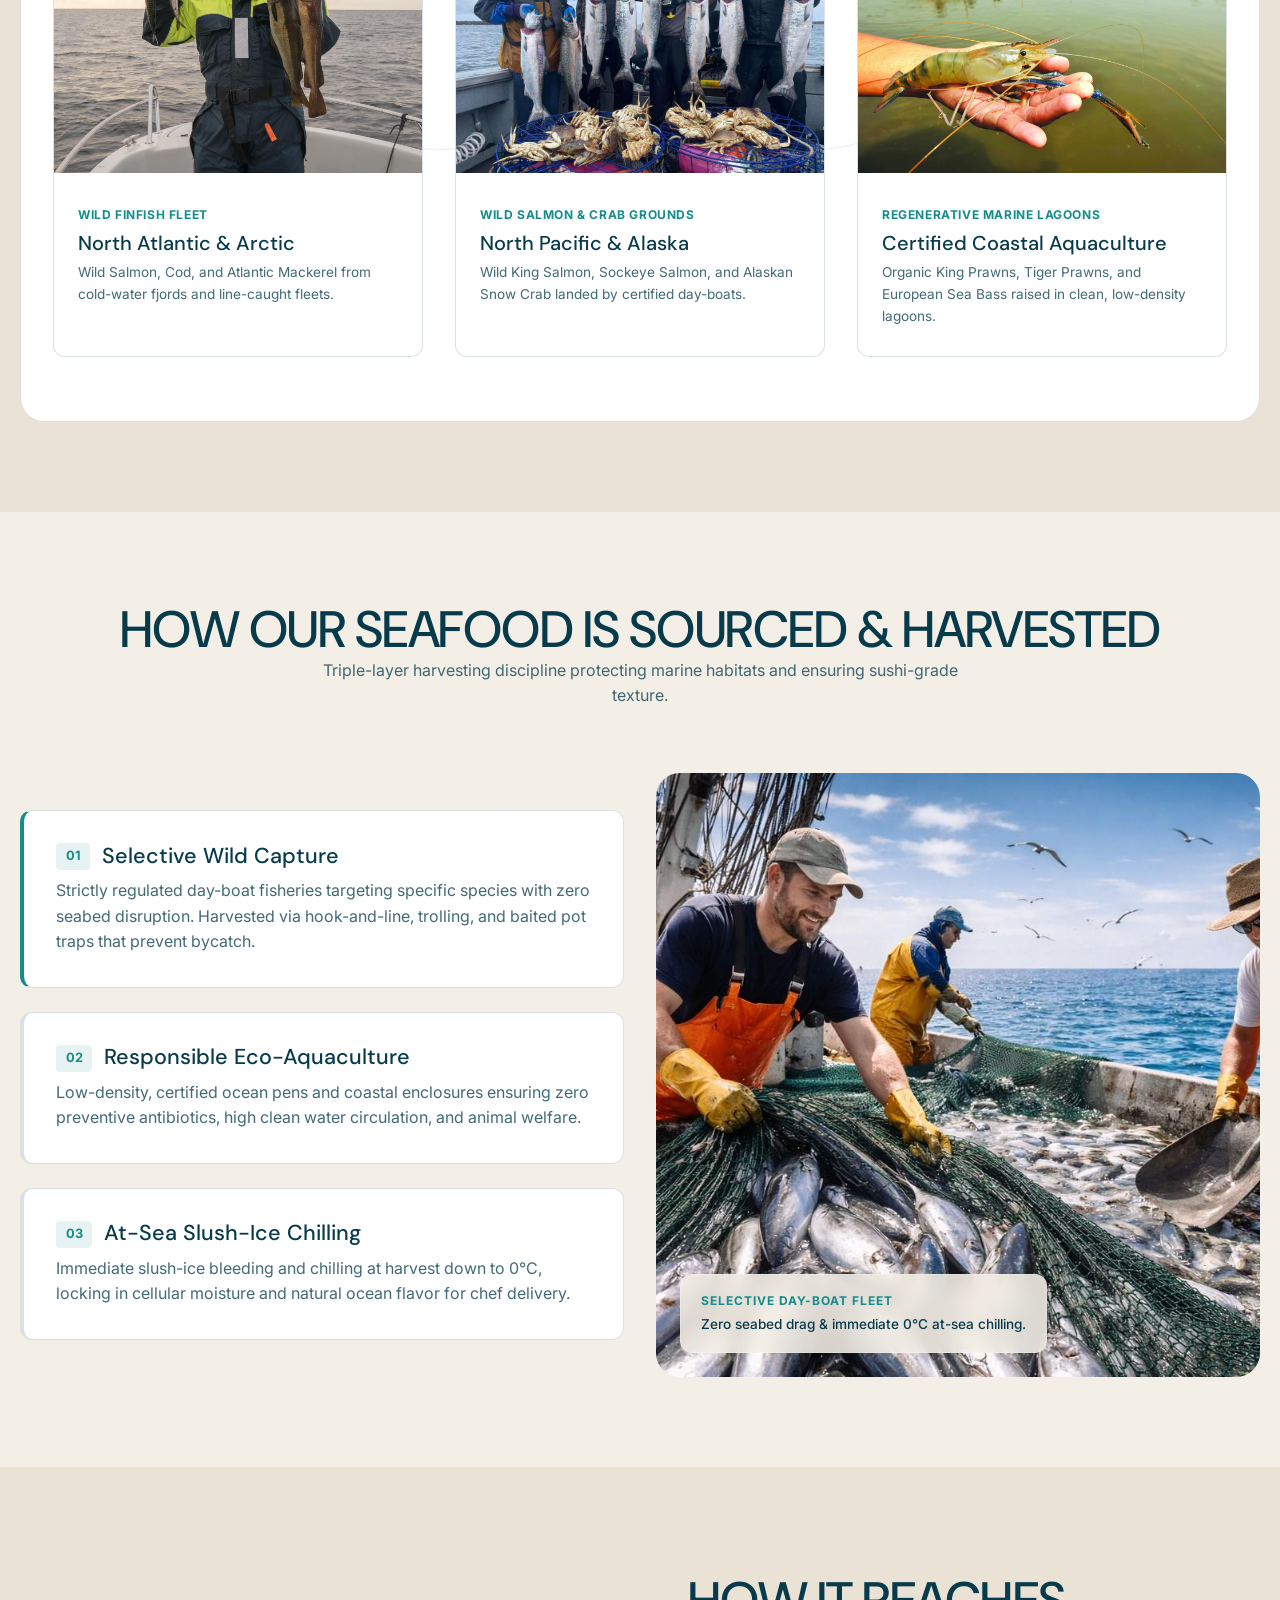
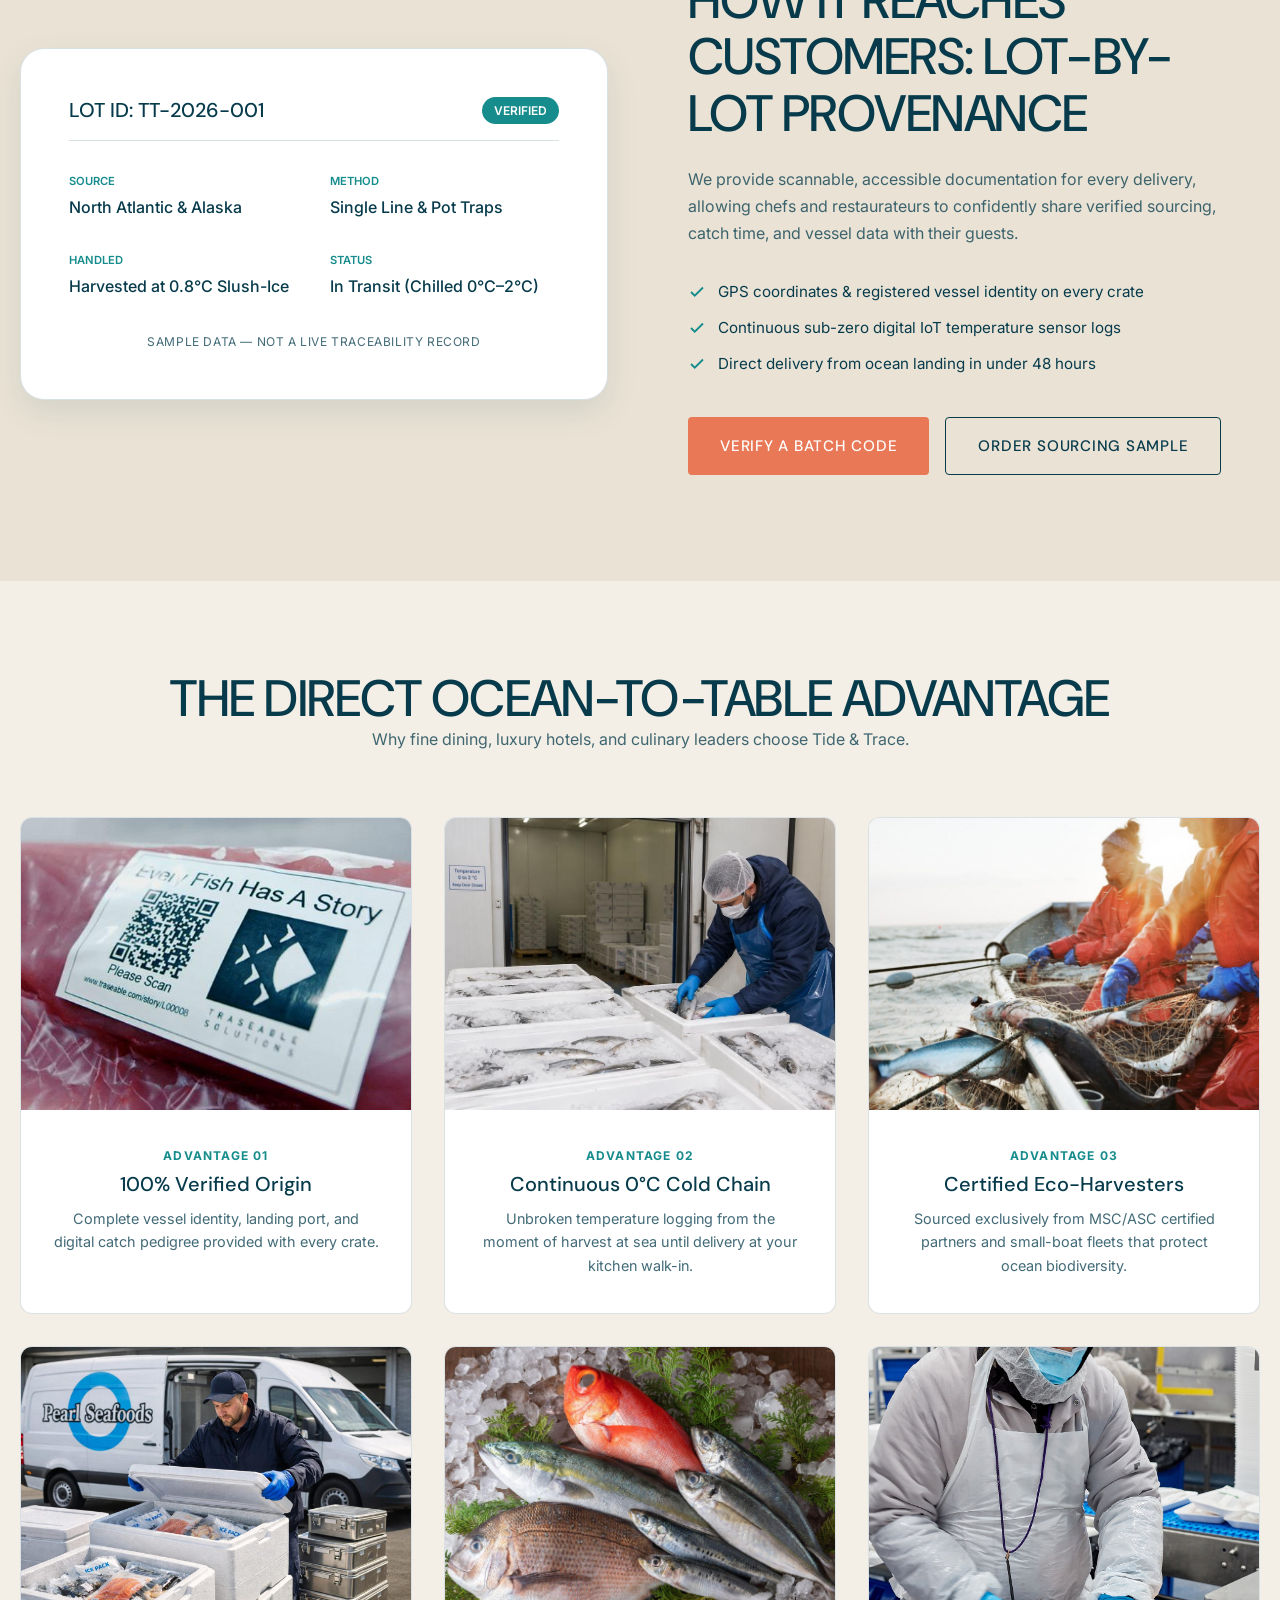
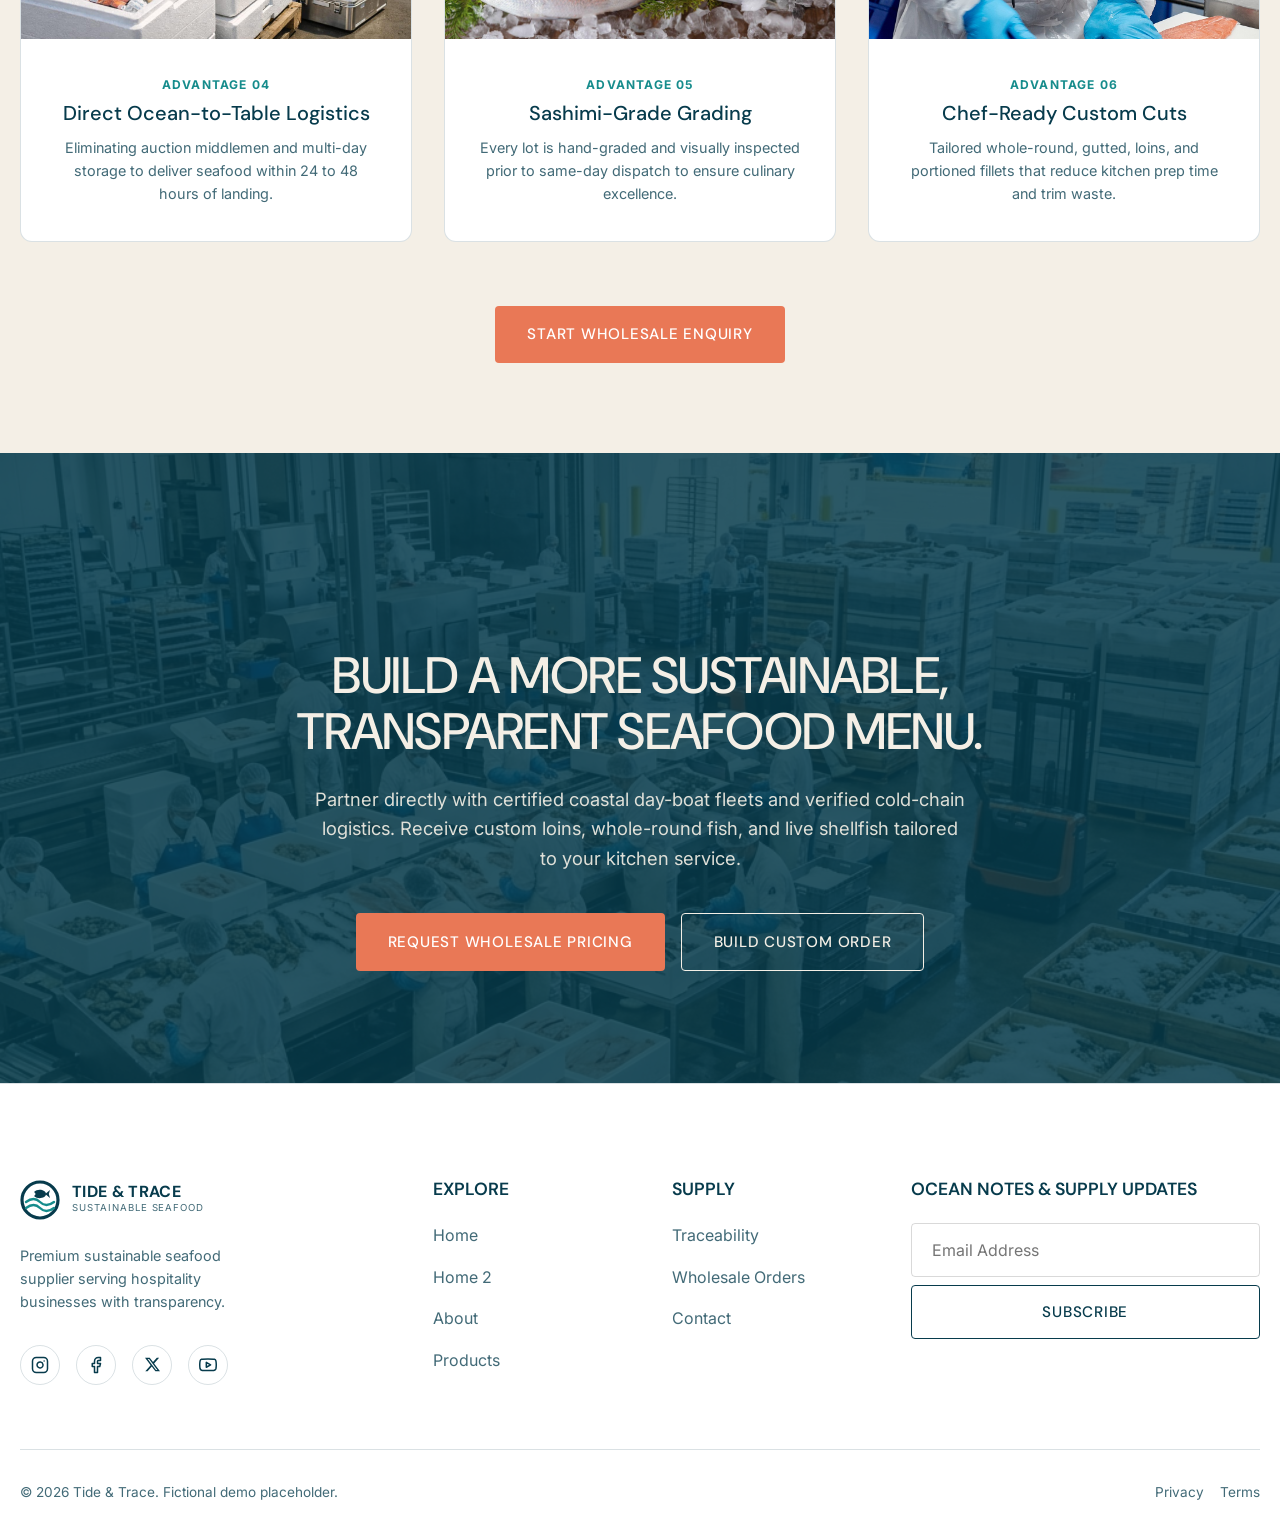
<file: home-2.html>
<!DOCTYPE html>
<html lang="en" data-theme="light">
<head>
    <meta charset="UTF-8">
    <meta name="viewport" content="width=device-width, initial-scale=1.0">
    <title>Tide & Trace | Ocean-to-Table Seafood</title>
    <meta name="description" content="Technical traceability and ocean-to-table seafood supply for premium hospitality.">
    <meta property="og:title" content="Tide & Trace | Ocean-to-Table Seafood">
    <link rel="stylesheet" href="assets/css/style.css">

    <link rel="icon" type="image/svg+xml" href="assets/images/favicon.svg">
</head>
<body>

    <!-- GLOBAL NAVBAR -->
    <header class="navbar">
        <div class="container nav-container">
            <a href="index.html" class="nav-logo">
                <svg viewBox="0 0 100 100" xmlns="http://www.w3.org/2000/svg">
    <circle cx="50" cy="50" r="45" stroke="currentColor" stroke-width="8" fill="none" class="logo-frame" />
    <path d="M 15 55 Q 35 40 50 55 T 85 55" stroke="var(--accent-main, #168C8C)" stroke-width="6" fill="none" stroke-linecap="round" class="logo-wave" />
    <path d="M 15 70 Q 35 55 50 70 T 85 70" stroke="var(--accent-main, #168C8C)" stroke-width="6" fill="none" stroke-linecap="round" class="logo-wave" />
    <path d="M 65 35 C 65 25, 45 20, 35 30 C 40 33, 40 37, 35 40 C 45 50, 65 45, 65 35 Z" fill="currentColor" class="logo-fish" />
    <polygon points="63,35 75,25 72,35 75,45" fill="currentColor" class="logo-fish" />
</svg>
                <div>
                    <div class="nav-logo-text">TIDE & TRACE</div>
                    <div class="nav-logo-desc">Sustainable Seafood</div>
                </div>
            </a>

            <nav class="nav-center">
                <a href="index.html" class="nav-link">Home</a>
                <a href="home-2.html" class="nav-link active">Home 2</a>
                <a href="about.html" class="nav-link">About</a>
                <a href="products.html" class="nav-link">Products</a>
                <a href="traceability.html" class="nav-link">Traceability</a>
                <a href="wholesale.html" class="nav-link">Wholesale Orders</a>
                <a href="contact.html" class="nav-link">Contact</a>
            </nav>

            <div class="nav-right">
                <button class="nav-icon-btn theme-toggle" aria-label="Toggle Theme">
                    <svg width="20" height="20" viewBox="0 0 24 24" fill="none" stroke="currentColor" stroke-width="2" stroke-linecap="round" stroke-linejoin="round"><circle cx="12" cy="12" r="5"/><line x1="12" y1="1" x2="12" y2="3"/><line x1="12" y1="21" x2="12" y2="23"/><line x1="4.22" y1="4.22" x2="5.64" y2="5.64"/><line x1="18.36" y1="18.36" x2="19.78" y2="19.78"/><line x1="1" y1="12" x2="3" y2="12"/><line x1="21" y1="12" x2="23" y2="12"/><line x1="4.22" y1="19.78" x2="5.64" y2="18.36"/><line x1="18.36" y1="5.64" x2="19.78" y2="4.22"/></svg>
                </button>
                <button class="nav-icon-btn rtl-toggle" aria-label="Toggle RTL">
                    <svg width="20" height="20" viewBox="0 0 24 24" fill="none" stroke="currentColor" stroke-width="2" stroke-linecap="round" stroke-linejoin="round"><path d="M8 3L4 7l4 4"/><path d="M4 7h16"/><path d="M16 21l4-4-4-4"/><path d="M20 17H4"/></svg>
                </button>

                <a href="#" class="btn btn-primary" data-modal-target="wholesale-modal">Request Wholesale</a>
            </div>

            <button class="hamburger" aria-label="Menu">
                <span></span><span></span><span></span>
            </button>
        </div>
    </header>

    <!-- MOBILE SIDEBAR -->
    <div class="sidebar-overlay"></div>
    <aside class="sidebar">
        <button class="sidebar-close" aria-label="Close menu" style="position: absolute; top: 1.5rem; right: 1.5rem; background: none; border: none; cursor: pointer; color: var(--text-primary); z-index: 10;">
            <svg width="28" height="28" viewBox="0 0 24 24" fill="none" stroke="currentColor" stroke-width="2" stroke-linecap="round" stroke-linejoin="round"><line x1="18" y1="6" x2="6" y2="18"></line><line x1="6" y1="6" x2="18" y2="18"></line></svg>
        </button>
        <nav class="sidebar-nav">
            <a href="index.html" class="sidebar-link">Home</a>
            <a href="home-2.html" class="sidebar-link active">Home 2</a>
            <a href="about.html" class="sidebar-link">About</a>
            <a href="products.html" class="sidebar-link">Products</a>
            <a href="traceability.html" class="sidebar-link">Traceability</a>
            <a href="wholesale.html" class="sidebar-link">Wholesale Orders</a>
            <a href="contact.html" class="sidebar-link">Contact</a>

        </nav>
        <div class="sidebar-controls" style="display: flex; gap: 3rem; width: 100%; margin-top: 2rem; margin-bottom: 1rem; justify-content: center;">
            <button class="nav-icon-btn theme-toggle" aria-label="Toggle Theme" style="transform: scale(1.2);">
                <svg width="24" height="24" viewBox="0 0 24 24" fill="none" stroke="currentColor" stroke-width="2" stroke-linecap="round" stroke-linejoin="round"><circle cx="12" cy="12" r="5"/><line x1="12" y1="1" x2="12" y2="3"/><line x1="12" y1="21" x2="12" y2="23"/><line x1="4.22" y1="4.22" x2="5.64" y2="5.64"/><line x1="18.36" y1="18.36" x2="19.78" y2="19.78"/><line x1="1" y1="12" x2="3" y2="12"/><line x1="21" y1="12" x2="23" y2="12"/><line x1="4.22" y1="19.78" x2="5.64" y2="18.36"/><line x1="18.36" y1="5.64" x2="19.78" y2="4.22"/></svg>
            </button>
            <button class="nav-icon-btn rtl-toggle" aria-label="Toggle RTL" style="transform: scale(1.2);">
                <svg width="24" height="24" viewBox="0 0 24 24" fill="none" stroke="currentColor" stroke-width="2" stroke-linecap="round" stroke-linejoin="round"><path d="M8 3L4 7l4 4"/><path d="M4 7h16"/><path d="M16 21l4-4-4-4"/><path d="M20 17H4"/></svg>
            </button>
        </div>
        <div class="sidebar-cta" style="width: 100%;">
            <a href="#" class="btn btn-primary" style="width: 100%" data-modal-target="wholesale-modal">REQUEST WHOLESALE</a>
        </div>
    </aside>

    <main style="padding-top: var(--nav-height);">
        <!-- SECTION 01 - SPLIT HERO -->
        <section class="split-section" style="min-height: calc(100svh - var(--nav-height));">
            <div class="split-content reveal">
                <div style="display: inline-flex; align-items: center; gap: 0.5rem; background: rgba(30, 81, 93, 0.08); color: var(--accent-main); padding: 0.35rem 0.85rem; border-radius: 100px; font-size: 0.8rem; font-weight: 700; text-transform: uppercase; letter-spacing: 0.08em; margin-bottom: 1.5rem; width: fit-content;">
                    <span style="width: 8px; height: 8px; border-radius: 50%; background-color: var(--accent-cta); display: inline-block;"></span> 
                    B2B Hospitality Supply Partner
                </div>
                <h1 style="margin-bottom: 2rem;">CERTIFIED SUSTAINABLE SEAFOOD DIRECT FROM OCEAN TO TABLE.</h1>
                <p style="font-size: 1.1rem; color: var(--text-secondary); margin-bottom: 3rem; max-width: 500px;">Supplying world-class restaurants, raw bars, and hotels with wild-caught Salmon, Yellowfin Tuna, Sea Bass, and cold-water Shellfish. Sourced directly from certified coastal fleets and delivered via continuous 0°C cold-chain logistics in under 48 hours.</p>
                <div style="display: flex; gap: 1rem; flex-wrap: wrap;">
                    <a href="traceability.html" class="btn btn-primary">Explore Traceability</a>
                    <a href="#" class="btn btn-secondary" data-modal-target="wholesale-modal">Request Wholesale</a>
                </div>
            </div>
            <div class="split-image illustrative-wrapper">
                <div class="illustrative-bg" style="background-image: url('assets/images/traceability.webp');"></div>
                <div class="illustrative-card">
                    <div style="display: flex; justify-content: space-between; align-items: center; margin-bottom: 0.75rem;">
                        <span style="font-size: 0.7rem; text-transform: uppercase; letter-spacing: 0.1em; color: var(--accent-main); font-weight: 700;">LIVE BATCH VERIFIED</span>
                        <span style="background-color: var(--c-sea-teal); color: var(--c-white); padding: 0.15rem 0.5rem; border-radius: 100px; font-size: 0.65rem; font-weight: 600;">0.8°C</span>
                    </div>
                    <div class="meta-item"><span class="meta-label">Source</span><span class="meta-value">North Atlantic & Alaska</span></div>
                    <div class="meta-item" style="margin-top: 0.5rem;"><span class="meta-label">Method</span><span class="meta-value">Single Line & Pot Traps</span></div>
                    <div class="meta-item" style="margin-top: 0.5rem;"><span class="meta-label">Lot ID</span><span class="meta-value">TT-2026-001 (Traceable)</span></div>
                </div>
            </div>
        </section>

        <!-- SECTION 02 - THE SOURCE MAP (Visual) -->
        <section class="section-padding" style="background-color: var(--bg-secondary);">
            <div class="container text-center reveal">
                
                <div style="background-color: var(--card-bg); border-radius: var(--radius-lg); padding: 4rem 2rem; position: relative; border: 1px solid var(--border-color); overflow: hidden;">
                    <h2 style="margin-bottom: 1.5rem;">WHERE OUR SEAFOOD IS SOURCED: CERTIFIED WATERS</h2>
                    <p style="color: var(--text-secondary); max-width: 650px; margin-inline: auto; margin-bottom: 3rem;">A transparent global network of small-boat day fishers and certified restorative aquaculture partners.</p>
                    
                    <!-- Illustrative abstract map -->
                    <svg viewBox="0 0 1000 400" fill="none" stroke="var(--border-color)" stroke-width="1" style="position: absolute; top: 50%; left: 0; width: 100%; transform: translateY(-50%); opacity: 0.5; z-index: 1; pointer-events: none;">
                        <path d="M 100,100 C 200,50 300,150 400,100 C 500,50 600,150 700,100 C 800,50 900,150 950,100" />
                        <path d="M 100,200 C 200,250 300,150 400,200 C 500,250 600,150 700,200 C 800,250 900,150 950,200" />
                        <path d="M 100,300 C 200,250 300,350 400,300 C 500,250 600,350 700,300 C 800,250 900,350 950,300" />
                    </svg>
                    
                    <div class="grid-3" style="position: relative; z-index: 10;">
                        <div class="product-card" style="padding: 0; overflow: hidden; display: flex; flex-direction: column; height: 100%;">
                            <img src="assets/images/North Atlantic.png" alt="Commercial Fisherman with Wild North Atlantic Cod and Mackerel" style="width: 100%; aspect-ratio: 4/3; object-fit: cover; display: block;">
                            <div style="padding: 1.75rem 1.5rem; flex-grow: 1; text-align: start;">
                                <span style="display: inline-block; font-size: 0.75rem; font-weight: 700; color: var(--accent-main); text-transform: uppercase; letter-spacing: 0.05em; margin-bottom: 0.5rem;">Wild Finfish Fleet</span>
                                <h4 style="margin-bottom: 0.5rem; color: var(--text-primary); font-size: 1.25rem;">North Atlantic & Arctic</h4>
                                <p style="font-size: 0.85rem; color: var(--text-secondary); line-height: 1.6;">Wild Salmon, Cod, and Atlantic Mackerel from cold-water fjords and line-caught fleets.</p>
                            </div>
                        </div>
                        <div class="product-card" style="padding: 0; overflow: hidden; display: flex; flex-direction: column; height: 100%;">
                            <img src="assets/images/North Pacific.png" alt="Pacific Fishermen with Harvested Wild King Salmon and Crab Pots" style="width: 100%; aspect-ratio: 4/3; object-fit: cover; display: block;">
                            <div style="padding: 1.75rem 1.5rem; flex-grow: 1; text-align: start;">
                                <span style="display: inline-block; font-size: 0.75rem; font-weight: 700; color: var(--accent-main); text-transform: uppercase; letter-spacing: 0.05em; margin-bottom: 0.5rem;">Wild Salmon & Crab Grounds</span>
                                <h4 style="margin-bottom: 0.5rem; color: var(--text-primary); font-size: 1.25rem;">North Pacific & Alaska</h4>
                                <p style="font-size: 0.85rem; color: var(--text-secondary); line-height: 1.6;">Wild King Salmon, Sockeye Salmon, and Alaskan Snow Crab landed by certified day-boats.</p>
                            </div>
                        </div>
                        <div class="product-card" style="padding: 0; overflow: hidden; display: flex; flex-direction: column; height: 100%;">
                            <img src="assets/images/Coastal Aquaculture.png" alt="Sustainable Aquaculture Prawn Harvest at Aerated Coastal Enclosure" style="width: 100%; aspect-ratio: 4/3; object-fit: cover; display: block;">
                            <div style="padding: 1.75rem 1.5rem; flex-grow: 1; text-align: start;">
                                <span style="display: inline-block; font-size: 0.75rem; font-weight: 700; color: var(--accent-main); text-transform: uppercase; letter-spacing: 0.05em; margin-bottom: 0.5rem;">Regenerative Marine Lagoons</span>
                                <h4 style="margin-bottom: 0.5rem; color: var(--text-primary); font-size: 1.25rem;">Certified Coastal Aquaculture</h4>
                                <p style="font-size: 0.85rem; color: var(--text-secondary); line-height: 1.6;">Organic King Prawns, Tiger Prawns, and European Sea Bass raised in clean, low-density lagoons.</p>
                            </div>
                        </div>
                    </div>
                </div>
            </div>
        </section>

        <!-- SECTION 03 - SPECIES / METHOD / JOURNEY -->
        <section class="section-padding">
            <div class="container reveal">
                <div class="text-center" style="margin-bottom: 4rem;">
                    <h2>HOW OUR SEAFOOD IS SOURCED & HARVESTED</h2>
                    <p style="color: var(--text-secondary); max-width: 650px; margin-inline: auto;">Triple-layer harvesting discipline protecting marine habitats and ensuring sushi-grade texture.</p>
                </div>
                
                <style>
                    @media (max-width: 1024px) {
                        .sourcing-methods-grid {
                            grid-template-columns: 1fr !important;
                            gap: 3rem !important;
                        }
                    }
                </style>
                <div class="grid-2 sourcing-methods-grid" style="align-items: center;">
                    <div style="display: flex; flex-direction: column; gap: 1.5rem;">
                        <div class="product-card" style="padding: 2rem; border-inline-start: 4px solid var(--accent-main); background: var(--card-bg);">
                            <div style="display: flex; align-items: center; gap: 0.75rem; margin-bottom: 0.5rem;">
                                <span style="background: var(--accent-subtle); color: var(--accent-main); font-weight: 700; font-size: 0.8rem; padding: 0.2rem 0.6rem; border-radius: var(--radius-sm);">01</span>
                                <h3 style="font-size: 1.35rem; margin: 0;">Selective Wild Capture</h3>
                            </div>
                            <p style="color: var(--text-secondary); margin: 0; line-height: 1.6;">Strictly regulated day-boat fisheries targeting specific species with zero seabed disruption. Harvested via hook-and-line, trolling, and baited pot traps that prevent bycatch.</p>
                        </div>
                        <div class="product-card" style="padding: 2rem; border-inline-start: 4px solid var(--border-color); background: var(--card-bg);">
                            <div style="display: flex; align-items: center; gap: 0.75rem; margin-bottom: 0.5rem;">
                                <span style="background: var(--accent-subtle); color: var(--accent-main); font-weight: 700; font-size: 0.8rem; padding: 0.2rem 0.6rem; border-radius: var(--radius-sm);">02</span>
                                <h3 style="font-size: 1.35rem; margin: 0;">Responsible Eco-Aquaculture</h3>
                            </div>
                            <p style="color: var(--text-secondary); margin: 0; line-height: 1.6;">Low-density, certified ocean pens and coastal enclosures ensuring zero preventive antibiotics, high clean water circulation, and animal welfare.</p>
                        </div>
                        <div class="product-card" style="padding: 2rem; border-inline-start: 4px solid var(--border-color); background: var(--card-bg);">
                            <div style="display: flex; align-items: center; gap: 0.75rem; margin-bottom: 0.5rem;">
                                <span style="background: var(--accent-subtle); color: var(--accent-main); font-weight: 700; font-size: 0.8rem; padding: 0.2rem 0.6rem; border-radius: var(--radius-sm);">03</span>
                                <h3 style="font-size: 1.35rem; margin: 0;">At-Sea Slush-Ice Chilling</h3>
                            </div>
                            <p style="color: var(--text-secondary); margin: 0; line-height: 1.6;">Immediate slush-ice bleeding and chilling at harvest down to 0°C, locking in cellular moisture and natural ocean flavor for chef delivery.</p>
                        </div>
                    </div>
                    <div style="position: relative; border-radius: var(--radius-lg); overflow: hidden; aspect-ratio: 1/1;">
                        <img src="assets/images/Responsible Sourcing.png" alt="Commercial Day-Boat Fishermen Hauling Fresh Ocean Catch at Sea" style="width: 100%; height: 100%; object-fit: cover;">
                        <div style="position: absolute; bottom: 1.5rem; inset-inline-start: 1.5rem; background: var(--glass-bg); backdrop-filter: blur(8px); padding: 1rem 1.25rem; border-radius: var(--radius-md); border: 1px solid rgba(255, 255, 255, 0.2);">
                            <div style="font-size: 0.75rem; text-transform: uppercase; letter-spacing: 0.08em; color: var(--accent-main); font-weight: 700; margin-bottom: 0.25rem;">Selective Day-Boat Fleet</div>
                            <div style="font-size: 0.85rem; font-weight: 500; color: var(--text-primary);">Zero seabed drag & immediate 0°C at-sea chilling.</div>
                        </div>
                    </div>
                </div>
            </div>
        </section>

        <!-- SECTION 04 - TRACEABILITY CARD DEMO -->
        <section class="section-padding" style="background-color: var(--bg-secondary);">
            <div class="container">
                <div class="grid-2" style="align-items: center; gap: 4rem;">
                    <div class="reveal">
                        <div style="background-color: var(--card-bg); padding: 3rem; border-radius: var(--radius-lg); border: 1px solid var(--border-color); box-shadow: var(--shadow-md);">
                            <div style="display: flex; justify-content: space-between; align-items: center; margin-bottom: 2rem; border-bottom: 1px solid var(--border-color); padding-bottom: 1rem;">
                                <h4 style="font-family: var(--font-heading); font-size: 1.25rem; margin: 0;">LOT ID: TT-2026-001</h4>
                                <span style="background-color: var(--c-sea-teal); color: var(--c-white); padding: 0.25rem 0.75rem; border-radius: 100px; font-size: 0.75rem; font-weight: 600;">VERIFIED</span>
                            </div>
                            
                            <div class="grid-2" style="gap: 2rem; margin-bottom: 2rem;">
                                <div>
                                    <div class="meta-label">SOURCE</div>
                                    <div class="meta-value">North Atlantic & Alaska</div>
                                </div>
                                <div>
                                    <div class="meta-label">METHOD</div>
                                    <div class="meta-value">Single Line & Pot Traps</div>
                                </div>
                                <div>
                                    <div class="meta-label">HANDLED</div>
                                    <div class="meta-value">Harvested at 0.8°C Slush-Ice</div>
                                </div>
                                <div>
                                    <div class="meta-label">STATUS</div>
                                    <div class="meta-value">In Transit (Chilled 0°C–2°C)</div>
                                </div>
                            </div>
                            <div style="font-size: 0.75rem; color: var(--text-secondary); text-align: center; text-transform: uppercase; letter-spacing: 0.05em;">SAMPLE DATA — NOT A LIVE TRACEABILITY RECORD</div>
                        </div>
                    </div>
                    <div class="reveal delay-200" style="padding: 1rem;">
                        <h2 class="editorial-heading" style="margin-bottom: 1.5rem;">HOW IT REACHES CUSTOMERS: LOT-BY-LOT PROVENANCE</h2>
                        <p style="color: var(--text-secondary); margin-bottom: 2rem; line-height: 1.7;">We provide scannable, accessible documentation for every delivery, allowing chefs and restaurateurs to confidently share verified sourcing, catch time, and vessel data with their guests.</p>
                        
                        <div style="display: flex; flex-direction: column; gap: 0.75rem; margin-bottom: 2.5rem;">
                            <div style="display: flex; align-items: center; gap: 0.75rem; font-size: 0.95rem; color: var(--text-primary);"><svg width="18" height="18" viewBox="0 0 24 24" fill="none" stroke="var(--accent-main)" stroke-width="2.5"><polyline points="20 6 9 17 4 12"/></svg> GPS coordinates & registered vessel identity on every crate</div>
                            <div style="display: flex; align-items: center; gap: 0.75rem; font-size: 0.95rem; color: var(--text-primary);"><svg width="18" height="18" viewBox="0 0 24 24" fill="none" stroke="var(--accent-main)" stroke-width="2.5"><polyline points="20 6 9 17 4 12"/></svg> Continuous sub-zero digital IoT temperature sensor logs</div>
                            <div style="display: flex; align-items: center; gap: 0.75rem; font-size: 0.95rem; color: var(--text-primary);"><svg width="18" height="18" viewBox="0 0 24 24" fill="none" stroke="var(--accent-main)" stroke-width="2.5"><polyline points="20 6 9 17 4 12"/></svg> Direct delivery from ocean landing in under 48 hours</div>
                        </div>

                        <div style="display: flex; gap: 1rem; flex-wrap: wrap;">
                            <a href="traceability.html" class="btn btn-primary">Verify A Batch Code</a>
                            <a href="wholesale.html" class="btn btn-secondary">Order Sourcing Sample</a>
                        </div>
                    </div>
                </div>
            </div>
        </section>

        <!-- SECTION 05 - OUR ADVANTAGE (6 Cards) -->
        <section class="section-padding">
            <div class="container reveal">
                <div class="text-center" style="margin-bottom: 4rem;">
                    <h2>THE DIRECT OCEAN-TO-TABLE ADVANTAGE</h2>
                    <p style="color: var(--text-secondary); max-width: 650px; margin-inline: auto;">Why fine dining, luxury hotels, and culinary leaders choose Tide & Trace.</p>
                </div>
                
                <style>
                    @media (max-width: 1024px) and (min-width: 768px) {
                        .advantage-grid {
                            grid-template-columns: repeat(2, 1fr) !important;
                        }
                        .advantage-grid > *:nth-child(3) {
                            grid-column: auto !important;
                            width: 100% !important;
                            max-width: none !important;
                            margin-inline: 0 !important;
                        }
                    }
                </style>
                <div class="grid-3 advantage-grid">
                    <div class="product-card" style="padding: 0; overflow: hidden; display: flex; flex-direction: column; height: 100%;">
                        <img src="assets/images/Traceability.png" alt="Scannable QR Lot Tag on Fresh Vacuum-Sealed Ocean Catch" style="width: 100%; aspect-ratio: 4/3; object-fit: cover; display: block;">
                        <div style="padding: 2.25rem 2rem; text-align: center; flex-grow: 1; display: flex; flex-direction: column;">
                            <div style="font-size: 0.75rem; text-transform: uppercase; letter-spacing: 0.1em; color: var(--accent-main); font-weight: 700; margin-bottom: 0.5rem;">Advantage 01</div>
                            <h4 style="font-size: 1.25rem; margin-bottom: 0.75rem;">100% Verified Origin</h4>
                            <p style="font-size: 0.9rem; color: var(--text-secondary); line-height: 1.6; margin: 0;">Complete vessel identity, landing port, and digital catch pedigree provided with every crate.</p>
                        </div>
                    </div>
                    <div class="product-card" style="padding: 0; overflow: hidden; display: flex; flex-direction: column; height: 100%;">
                        <img src="assets/images/Cold-Chain Discipline.png" alt="Inspected Cold Storage Facility Maintained at Continuous 0°C to 2°C" style="width: 100%; aspect-ratio: 4/3; object-fit: cover; display: block;">
                        <div style="padding: 2.25rem 2rem; text-align: center; flex-grow: 1; display: flex; flex-direction: column;">
                            <div style="font-size: 0.75rem; text-transform: uppercase; letter-spacing: 0.1em; color: var(--accent-main); font-weight: 700; margin-bottom: 0.5rem;">Advantage 02</div>
                            <h4 style="font-size: 1.25rem; margin-bottom: 0.75rem;">Continuous 0°C Cold Chain</h4>
                            <p style="font-size: 0.9rem; color: var(--text-secondary); line-height: 1.6; margin: 0;">Unbroken temperature logging from the moment of harvest at sea until delivery at your kitchen walk-in.</p>
                        </div>
                    </div>
                    <div class="product-card" style="padding: 0; overflow: hidden; display: flex; flex-direction: column; height: 100%;">
                        <img src="assets/images/OUR PHILOSOPHY.png" alt="Independent Day-Boat Harvesters Hauling Wild Ocean Salmon at Sunrise" style="width: 100%; aspect-ratio: 4/3; object-fit: cover; display: block;">
                        <div style="padding: 2.25rem 2rem; text-align: center; flex-grow: 1; display: flex; flex-direction: column;">
                            <div style="font-size: 0.75rem; text-transform: uppercase; letter-spacing: 0.1em; color: var(--accent-main); font-weight: 700; margin-bottom: 0.5rem;">Advantage 03</div>
                            <h4 style="font-size: 1.25rem; margin-bottom: 0.75rem;">Certified Eco-Harvesters</h4>
                            <p style="font-size: 0.9rem; color: var(--text-secondary); line-height: 1.6; margin: 0;">Sourced exclusively from MSC/ASC certified partners and small-boat fleets that protect ocean biodiversity.</p>
                        </div>
                    </div>
                    <div class="product-card" style="padding: 0; overflow: hidden; display: flex; flex-direction: column; height: 100%;">
                        <img src="assets/images/TIDE & TRACE.png" alt="Refrigerated Direct Delivery Van with Insulated Cold-Box Seafood Fillets" style="width: 100%; aspect-ratio: 4/3; object-fit: cover; display: block;">
                        <div style="padding: 2.25rem 2rem; text-align: center; flex-grow: 1; display: flex; flex-direction: column;">
                            <div style="font-size: 0.75rem; text-transform: uppercase; letter-spacing: 0.1em; color: var(--accent-main); font-weight: 700; margin-bottom: 0.5rem;">Advantage 04</div>
                            <h4 style="font-size: 1.25rem; margin-bottom: 0.75rem;">Direct Ocean-to-Table Logistics</h4>
                            <p style="font-size: 0.9rem; color: var(--text-secondary); line-height: 1.6; margin: 0;">Eliminating auction middlemen and multi-day storage to deliver seafood within 24 to 48 hours of landing.</p>
                        </div>
                    </div>
                    <div class="product-card" style="padding: 0; overflow: hidden; display: flex; flex-direction: column; height: 100%;">
                        <img src="assets/images/Freshness.png" alt="Pristine Whole Sashimi-Grade Ocean Fish on Crushed Flake Ice" style="width: 100%; aspect-ratio: 4/3; object-fit: cover; display: block;">
                        <div style="padding: 2.25rem 2rem; text-align: center; flex-grow: 1; display: flex; flex-direction: column;">
                            <div style="font-size: 0.75rem; text-transform: uppercase; letter-spacing: 0.1em; color: var(--accent-main); font-weight: 700; margin-bottom: 0.5rem;">Advantage 05</div>
                            <h4 style="font-size: 1.25rem; margin-bottom: 0.75rem;">Sashimi-Grade Grading</h4>
                            <p style="font-size: 0.9rem; color: var(--text-secondary); line-height: 1.6; margin: 0;">Every lot is hand-graded and visually inspected prior to same-day dispatch to ensure culinary excellence.</p>
                        </div>
                    </div>
                    <div class="product-card" style="padding: 0; overflow: hidden; display: flex; flex-direction: column; height: 100%;">
                        <img src="assets/images/chef-custom-cuts.jpg" alt="Master Seafood Processor Custom Slicing Fresh Salmon Fillets" style="width: 100%; aspect-ratio: 4/3; object-fit: cover; object-position: center 60%; display: block;">
                        <div style="padding: 2.25rem 2rem; text-align: center; flex-grow: 1; display: flex; flex-direction: column;">
                            <div style="font-size: 0.75rem; text-transform: uppercase; letter-spacing: 0.1em; color: var(--accent-main); font-weight: 700; margin-bottom: 0.5rem;">Advantage 06</div>
                            <h4 style="font-size: 1.25rem; margin-bottom: 0.75rem;">Chef-Ready Custom Cuts</h4>
                            <p style="font-size: 0.9rem; color: var(--text-secondary); line-height: 1.6; margin: 0;">Tailored whole-round, gutted, loins, and portioned fillets that reduce kitchen prep time and trim waste.</p>
                        </div>
                    </div>
                </div>
                
                <div class="text-center" style="margin-top: 4rem;">
                    <a href="wholesale.html" class="btn btn-primary">Start Wholesale Enquiry</a>
                </div>
            </div>
        </section>

        <!-- SECTION 06 - IMMERSIVE CTA -->
        <section class="hero-ocean" style="min-height: 70svh; align-items: center; justify-content: center; text-align: center;">
            <div class="hero-bg">
                <img src="assets/images/wholesale.webp" alt="Wholesale ocean supply">
            </div>
            <div class="hero-overlay" style="background: rgba(7, 59, 76, 0.85);"></div>
            <div class="container relative z-10 text-center reveal">
                <h2 class="editorial-heading" style="color: var(--c-sand); margin-bottom: 1.5rem; max-width: 800px; margin-inline: auto;">BUILD A MORE SUSTAINABLE, TRANSPARENT SEAFOOD MENU.</h2>
                <p style="color: rgba(244, 239, 230, 0.9); font-size: 1.15rem; max-width: 650px; margin-inline: auto; margin-bottom: 2.5rem;">Partner directly with certified coastal day-boat fleets and verified cold-chain logistics. Receive custom loins, whole-round fish, and live shellfish tailored to your kitchen service.</p>
                <div style="display: flex; gap: 1rem; justify-content: center; flex-wrap: wrap;">
                    <a href="#" class="btn btn-primary" data-modal-target="wholesale-modal">Request Wholesale Pricing</a>
                    <a href="wholesale.html" class="btn btn-secondary" style="border-color: var(--c-sand); color: var(--c-sand);">Build Custom Order</a>
                </div>
            </div>
        </section>
    </main>

    <!-- GLOBAL WHOLESALE POPUP -->
    <div class="modal-overlay" id="wholesale-modal">
        <div class="modal-container">
            <button class="modal-close" data-modal-close aria-label="Close modal">
                <svg width="24" height="24" viewBox="0 0 24 24" fill="none" stroke="currentColor" stroke-width="2"><line x1="18" y1="6" x2="6" y2="18"/><line x1="6" y1="6" x2="18" y2="18"/></svg>
            </button>
            
            <div class="modal-header">
                <h3 class="editorial-heading" style="font-size: 2rem; margin-bottom: 0.5rem;">LET'S TALK SEAFOOD</h3>
                <p style="color: var(--text-secondary); font-size: 0.9rem;">Submit your enquiry and our team will get in touch.</p>
            </div>
            
            <form>
                <div class="grid-2" style="gap: 1rem;">
                    <div class="form-group">
                        <label class="form-label">Full Name</label>
                        <input type="text" class="form-control" required>
                    </div>
                    <div class="form-group">
                        <label class="form-label">Business Name</label>
                        <input type="text" class="form-control" required>
                    </div>
                </div>
                
                <div class="grid-2" style="gap: 1rem;">
                    <div class="form-group">
                        <label class="form-label">Email</label>
                        <input type="email" class="form-control" required>
                    </div>
                    <div class="form-group">
                        <label class="form-label">Phone</label>
                        <input type="tel" class="form-control">
                    </div>
                </div>
                
                <div class="grid-2" style="gap: 1rem;">
                    <div class="form-group">
                        <label class="form-label">Enquiry Type</label>
                        <select class="form-control form-select" required>
                            <option value="">Select option...</option>
                            <option>Wholesale Order</option>
                            <option>Product Information</option>
                            <option>Traceability</option>
                            <option>General Enquiry</option>
                        </select>
                    </div>
                    <div class="form-group">
                        <label class="form-label">Business Type</label>
                        <select class="form-control form-select" required>
                            <option value="">Select option...</option>
                            <option>Restaurant</option>
                            <option>Hotel</option>
                            <option>Retail</option>
                            <option>Distributor</option>
                        </select>
                    </div>
                </div>
                
                <div class="form-group">
                    <label class="form-label">Message</label>
                    <textarea class="form-control" required></textarea>
                </div>
                
                <div style="display: flex; gap: 1rem; margin-top: 2rem;">
                    <button type="submit" class="btn btn-primary" style="flex: 1;">Send Enquiry</button>
                    <button type="button" class="btn btn-secondary" data-modal-close>Cancel</button>
                </div>
            </form>
        </div>
    </div>

    <!-- FOOTER -->
    <footer class="footer">
        <div class="container">
            <div class="footer-grid">
                <div>
                    <div class="nav-logo" style="margin-bottom: 1.5rem;">
                        <svg width="32" height="32" viewBox="0 0 100 100" xmlns="http://www.w3.org/2000/svg">
    <circle cx="50" cy="50" r="45" stroke="currentColor" stroke-width="8" fill="none" class="logo-frame" />
    <path d="M 15 55 Q 35 40 50 55 T 85 55" stroke="var(--accent-main, #168C8C)" stroke-width="6" fill="none" stroke-linecap="round" class="logo-wave" />
    <path d="M 15 70 Q 35 55 50 70 T 85 70" stroke="var(--accent-main, #168C8C)" stroke-width="6" fill="none" stroke-linecap="round" class="logo-wave" />
    <path d="M 65 35 C 65 25, 45 20, 35 30 C 40 33, 40 37, 35 40 C 45 50, 65 45, 65 35 Z" fill="currentColor" class="logo-fish" />
    <polygon points="63,35 75,25 72,35 75,45" fill="currentColor" class="logo-fish" />
</svg>
                        <div>
                            <div class="nav-logo-text" style="font-size: 1rem;">TIDE & TRACE</div>
                            <div class="nav-logo-desc" style="font-size: 0.6rem;">Sustainable Seafood</div>
                        </div>
                    </div>
                    <p style="color: var(--text-secondary); font-size: 0.9rem; max-width: 250px;">Premium sustainable seafood supplier serving hospitality businesses with transparency.</p>
                    
                    <div class="social-icons">
                        <a href="#" class="social-icon" aria-label="Instagram">
                            <svg width="18" height="18" viewBox="0 0 24 24" fill="none" stroke="currentColor" stroke-width="2" stroke-linecap="round" stroke-linejoin="round"><rect x="2" y="2" width="20" height="20" rx="5" ry="5"></rect><path d="M16 11.37A4 4 0 1 1 12.63 8 4 4 0 0 1 16 11.37z"></path><line x1="17.5" y1="6.5" x2="17.51" y2="6.5"></line></svg>
                        </a>
                        <a href="#" class="social-icon" aria-label="Facebook">
                            <svg width="18" height="18" viewBox="0 0 24 24" fill="none" stroke="currentColor" stroke-width="2" stroke-linecap="round" stroke-linejoin="round"><path d="M18 2h-3a5 5 0 0 0-5 5v3H7v4h3v8h4v-8h3l1-4h-4V7a1 1 0 0 1 1-1h3z"></path></svg>
                        </a>
                        <a href="#" class="social-icon" aria-label="X">
                            <svg width="15" height="15" viewBox="0 0 24 24" fill="currentColor"><path d="M18.901 1.153h3.68l-8.04 9.19L24 22.846h-7.406l-5.8-7.584-6.638 7.584H.474l8.6-9.83L0 1.154h7.594l5.243 6.932ZM17.61 20.644h2.039L6.486 3.24H4.298Z"/></svg>
                        </a>
                        <a href="#" class="social-icon" aria-label="YouTube">
                            <svg width="18" height="18" viewBox="0 0 24 24" fill="none" stroke="currentColor" stroke-width="2" stroke-linecap="round" stroke-linejoin="round"><path d="M22.54 6.42a2.78 2.78 0 0 0-1.94-2C18.88 4 12 4 12 4s-6.88 0-8.6.46a2.78 2.78 0 0 0-1.94 2A29 29 0 0 0 1 11.75a29 29 0 0 0 .46 5.33A2.78 2.78 0 0 0 3.4 19c1.72.46 8.6.46 8.6.46s6.88 0 8.6-.46a2.78 2.78 0 0 0 1.94-2 29 29 0 0 0 .46-5.25 29 29 0 0 0-.46-5.33z"></path><polygon points="9.75 15.02 15.5 11.75 9.75 8.48 9.75 15.02"></polygon></svg>
                        </a>
                    </div>
                </div>
                
                <div>
                    <h4 class="footer-title">EXPLORE</h4>
                    <nav class="footer-links">
                        <a href="index.html">Home</a>
                        <a href="home-2.html">Home 2</a>
                        <a href="about.html">About</a>
                        <a href="products.html">Products</a>
                    </nav>
                </div>
                
                <div>
                    <h4 class="footer-title">SUPPLY</h4>
                    <nav class="footer-links">
                        <a href="traceability.html">Traceability</a>
                        <a href="wholesale.html">Wholesale Orders</a>
                        <a href="contact.html">Contact</a>
                    </nav>
                </div>
                
                <div>
                    <h4 class="footer-title">OCEAN NOTES & SUPPLY UPDATES</h4>
                    <form style="display: flex; flex-direction: column; gap: 0.5rem;">
                        <input type="email" class="form-control" placeholder="Email Address" required style="background: transparent; border-color: rgba(128,128,128,0.3);">
                        <button type="submit" class="btn btn-secondary" style="width: 100%;">Subscribe</button>
                    </form>
                </div>
            </div>
            
            <div class="footer-bottom">
                <div>&copy; 2026 Tide & Trace. Fictional demo placeholder.</div>
                <div style="display: flex; gap: 1rem;">
                    <a href="#">Privacy</a>
                    <a href="#">Terms</a>
                </div>
            </div>
        </div>
    </footer>

    <script src="assets/js/main.js"></script>
</body>
</html>
</file>
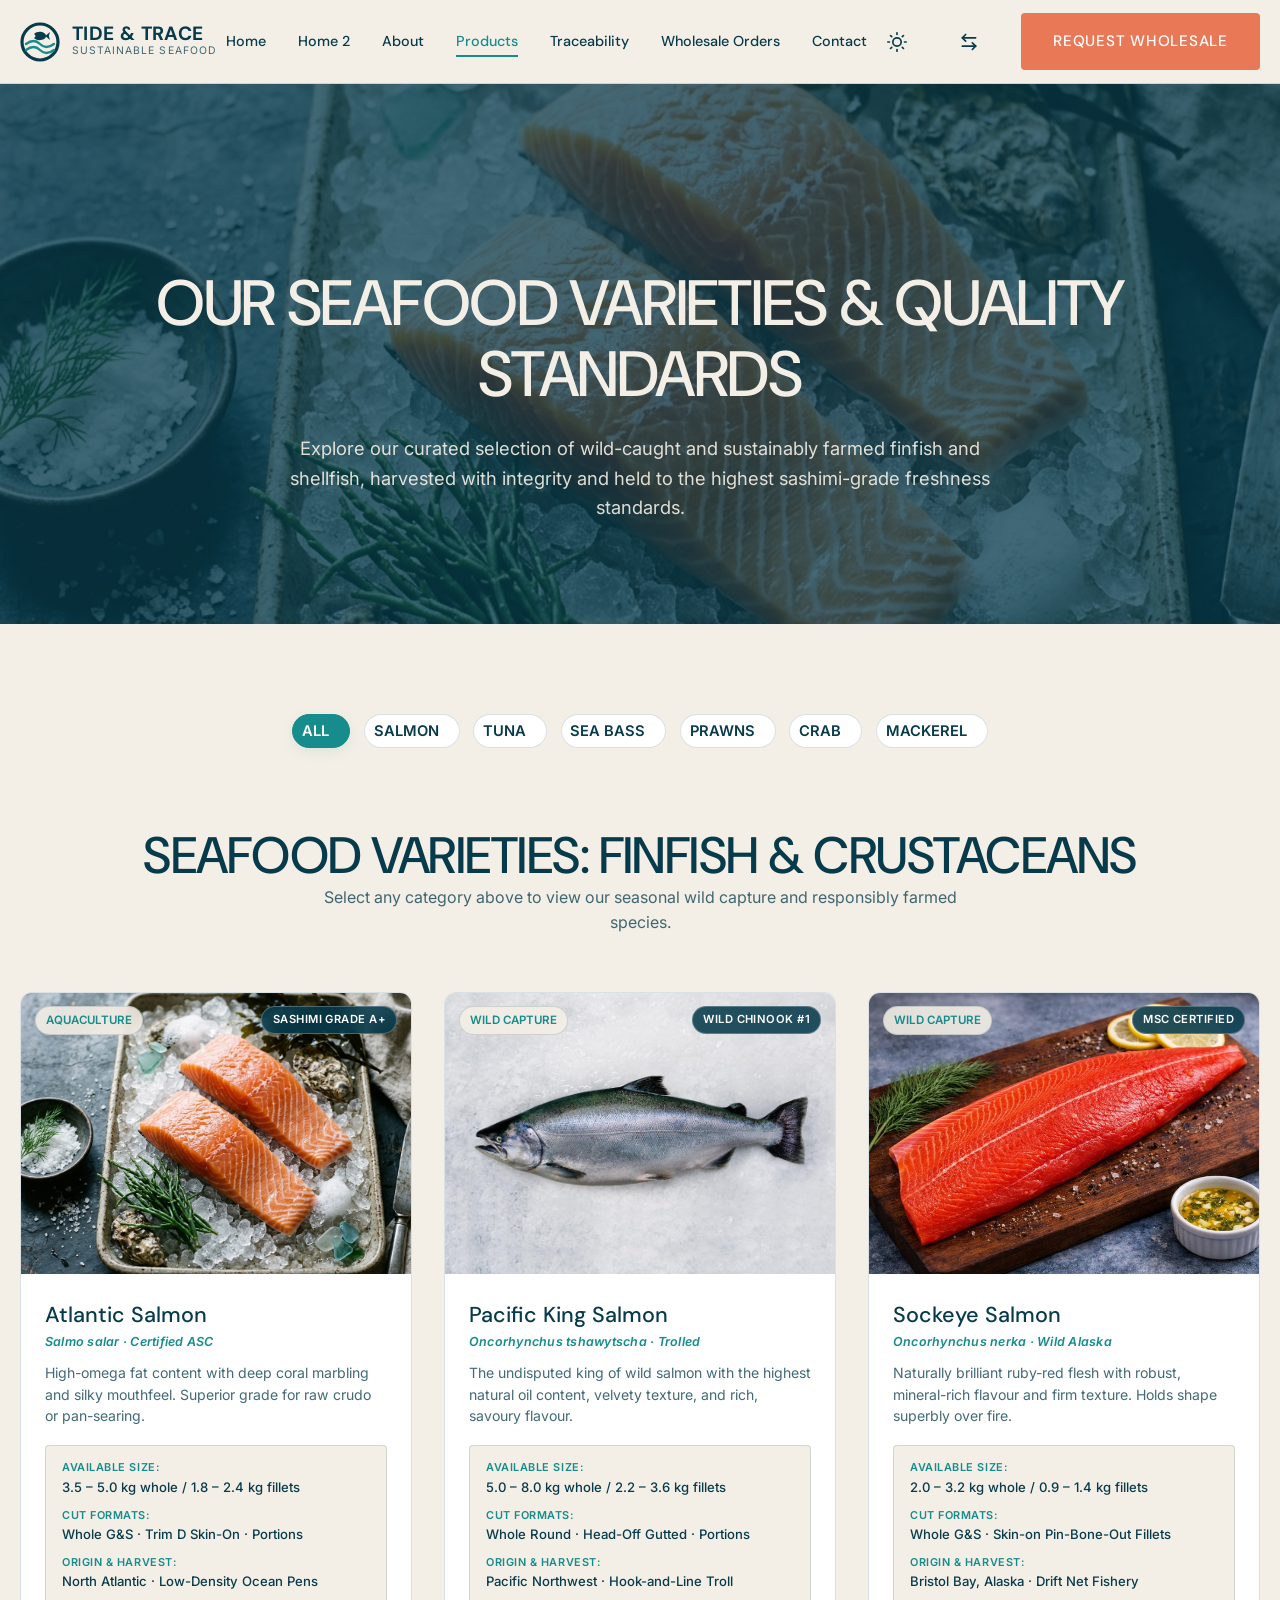
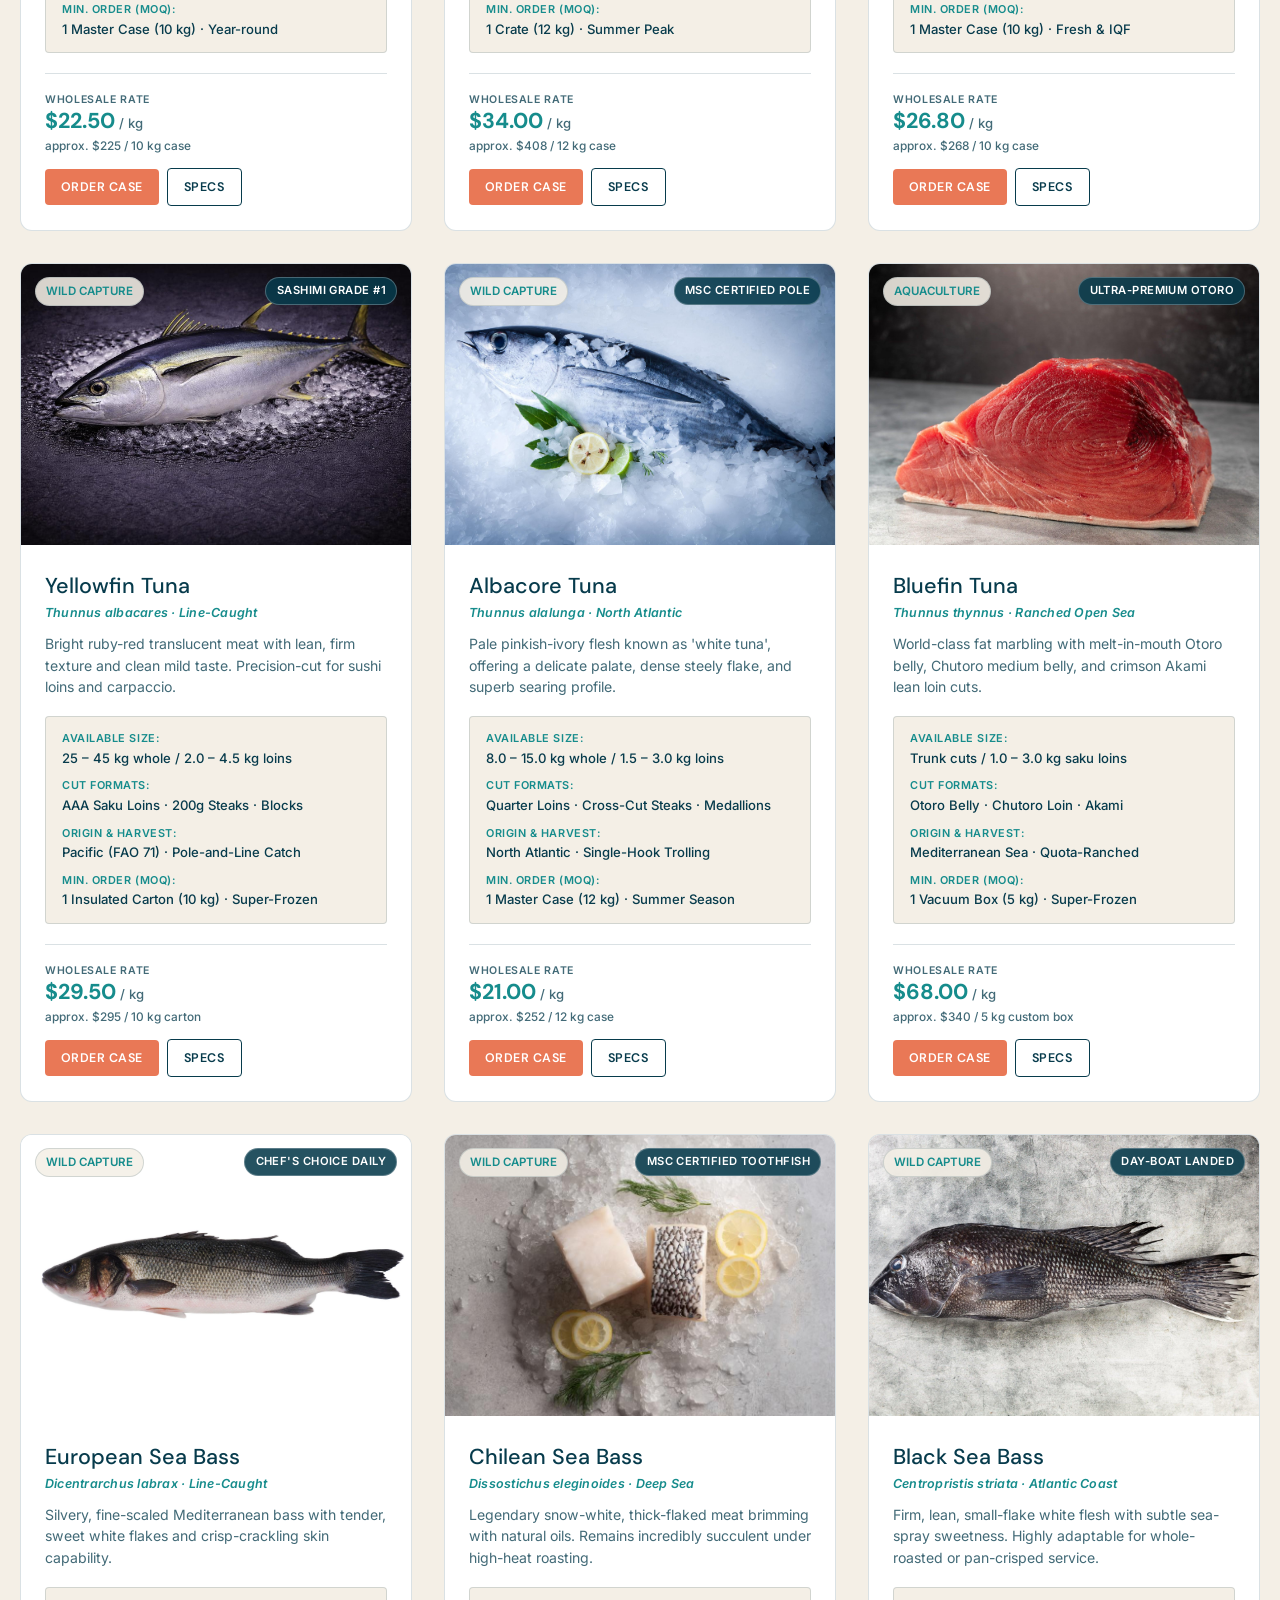
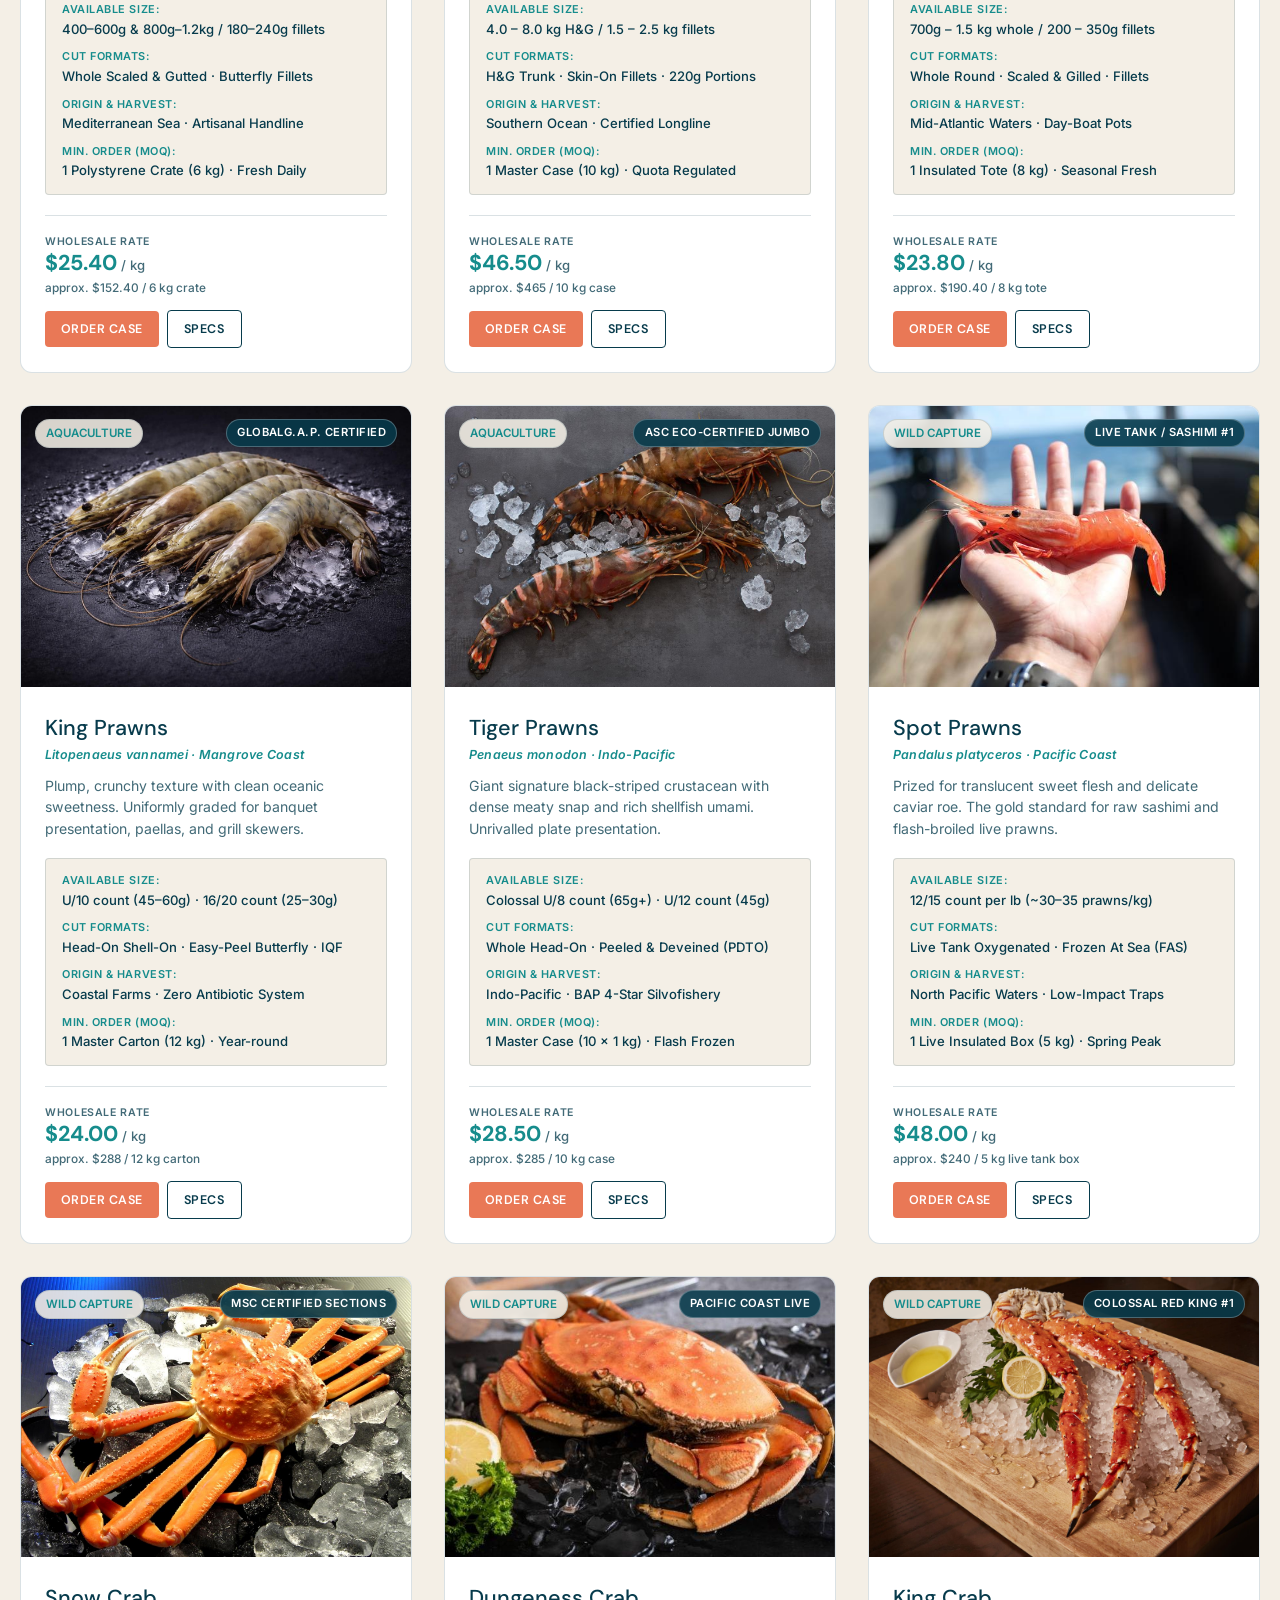
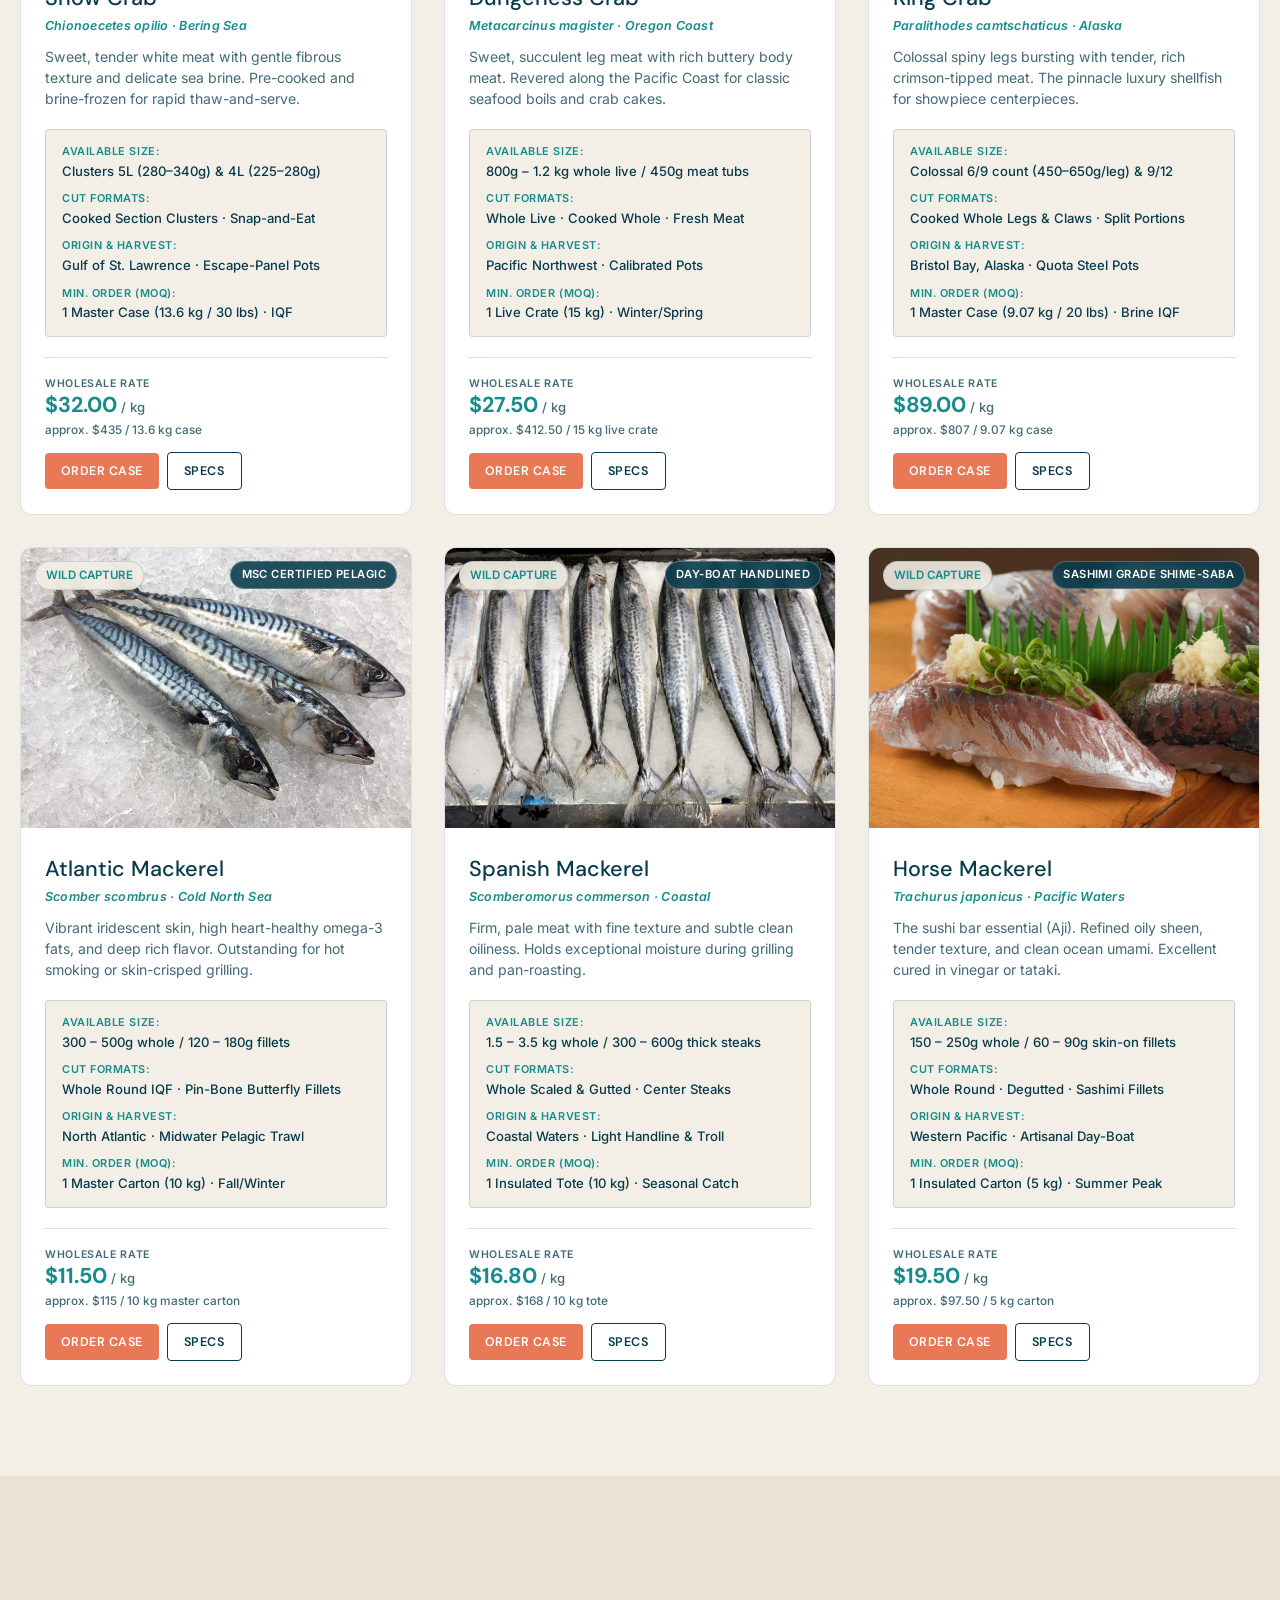
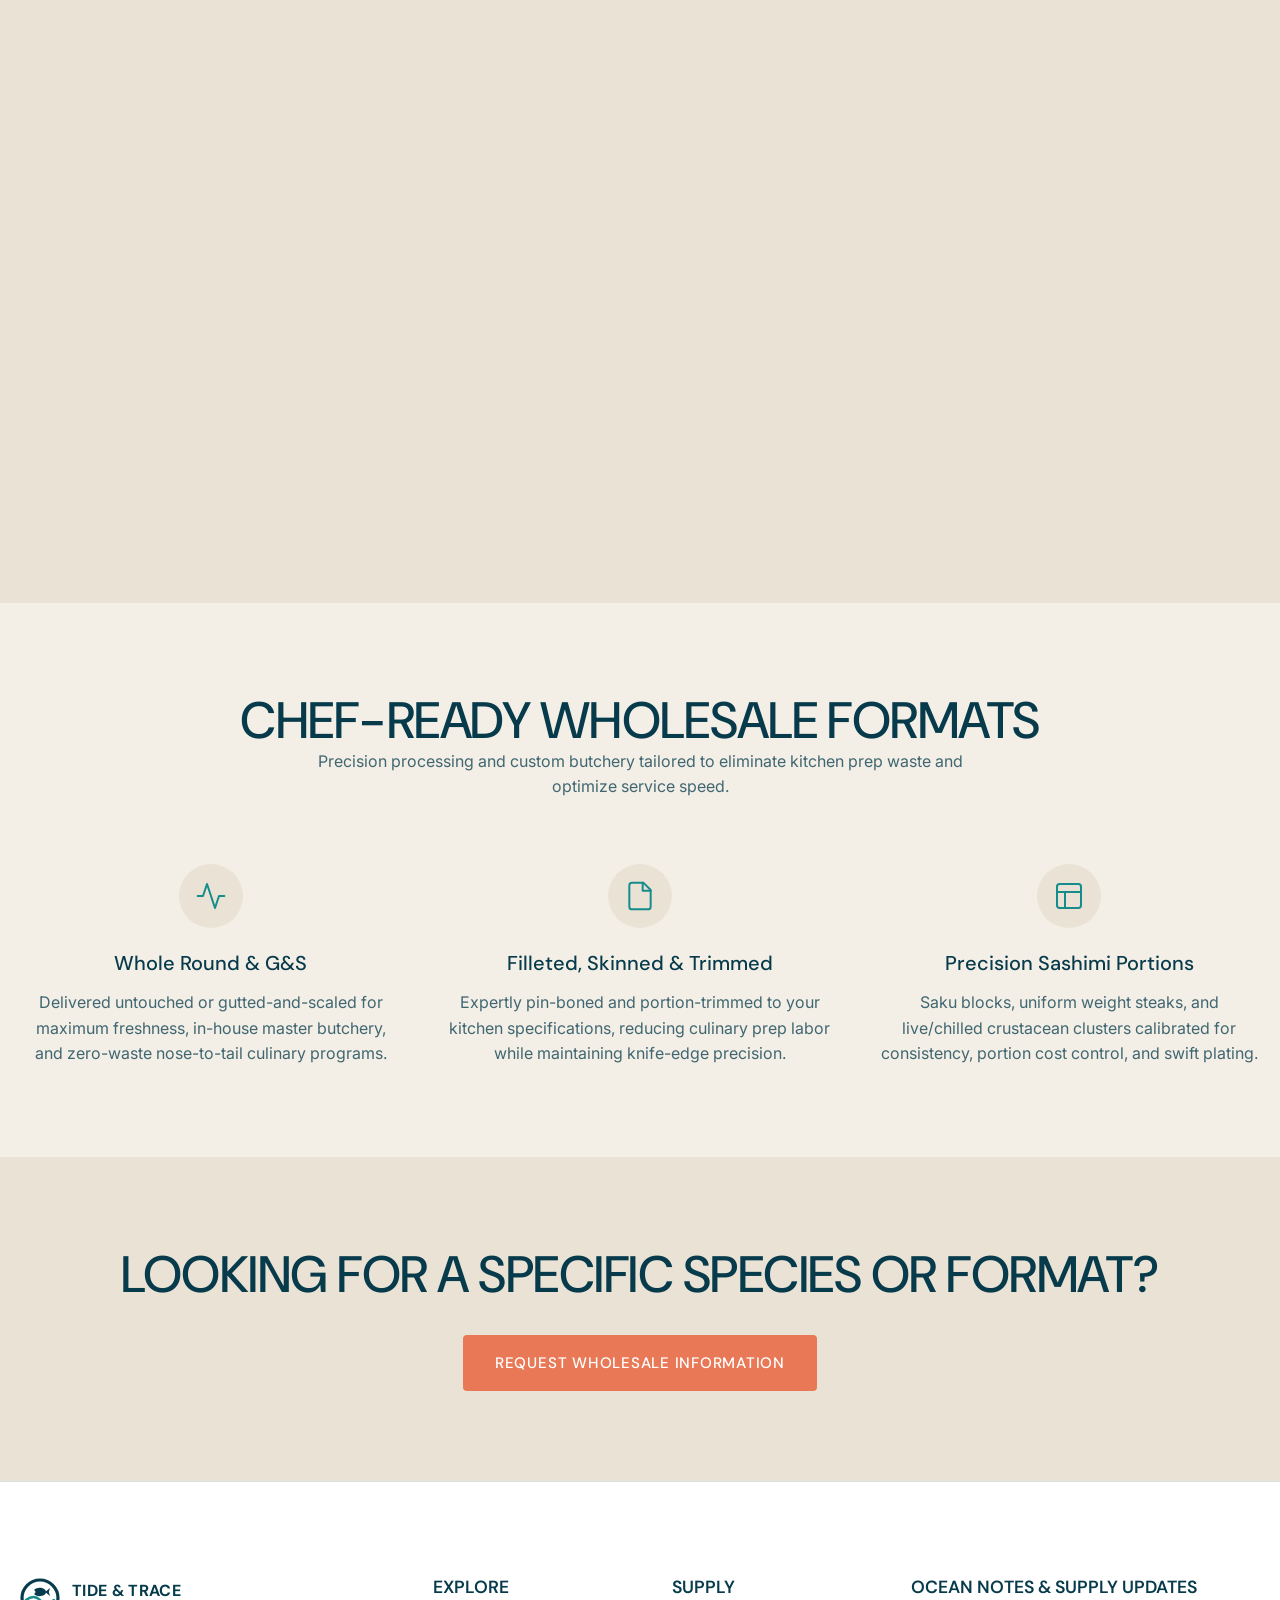
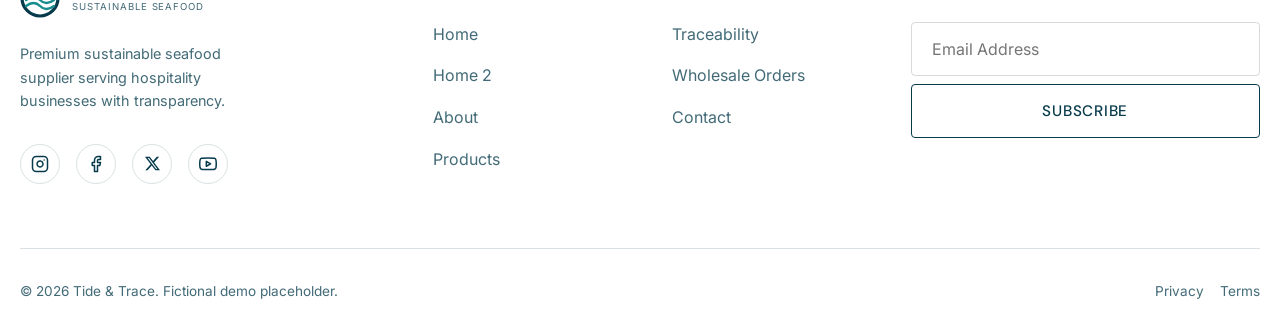
<file: products.html>
<!DOCTYPE html>
<html lang="en" data-theme="light">
<head>
    <meta charset="UTF-8">
    <meta name="viewport" content="width=device-width, initial-scale=1.0">
    <title>Seafood Products | Tide & Trace</title>
    <meta name="description" content="Explore our premium range of responsibly sourced seafood species, carefully selected for wholesale and hospitality.">
    <meta property="og:title" content="Seafood Products | Tide & Trace">
    <link rel="stylesheet" href="assets/css/style.css">

    <link rel="icon" type="image/svg+xml" href="assets/images/favicon.svg">
</head>
<body>

    <!-- GLOBAL NAVBAR -->
    <header class="navbar">
        <div class="container nav-container">
            <a href="index.html" class="nav-logo">
                <svg viewBox="0 0 100 100" xmlns="http://www.w3.org/2000/svg">
    <circle cx="50" cy="50" r="45" stroke="currentColor" stroke-width="8" fill="none" class="logo-frame" />
    <path d="M 15 55 Q 35 40 50 55 T 85 55" stroke="var(--accent-main, #168C8C)" stroke-width="6" fill="none" stroke-linecap="round" class="logo-wave" />
    <path d="M 15 70 Q 35 55 50 70 T 85 70" stroke="var(--accent-main, #168C8C)" stroke-width="6" fill="none" stroke-linecap="round" class="logo-wave" />
    <path d="M 65 35 C 65 25, 45 20, 35 30 C 40 33, 40 37, 35 40 C 45 50, 65 45, 65 35 Z" fill="currentColor" class="logo-fish" />
    <polygon points="63,35 75,25 72,35 75,45" fill="currentColor" class="logo-fish" />
</svg>
                <div>
                    <div class="nav-logo-text">TIDE & TRACE</div>
                    <div class="nav-logo-desc">Sustainable Seafood</div>
                </div>
            </a>

            <nav class="nav-center">
                <a href="index.html" class="nav-link">Home</a>
                <a href="home-2.html" class="nav-link">Home 2</a>
                <a href="about.html" class="nav-link">About</a>
                <a href="products.html" class="nav-link active">Products</a>
                <a href="traceability.html" class="nav-link">Traceability</a>
                <a href="wholesale.html" class="nav-link">Wholesale Orders</a>
                <a href="contact.html" class="nav-link">Contact</a>
            </nav>

            <div class="nav-right">
                <button class="nav-icon-btn theme-toggle" aria-label="Toggle Theme">
                    <svg width="20" height="20" viewBox="0 0 24 24" fill="none" stroke="currentColor" stroke-width="2" stroke-linecap="round" stroke-linejoin="round"><circle cx="12" cy="12" r="5"/><line x1="12" y1="1" x2="12" y2="3"/><line x1="12" y1="21" x2="12" y2="23"/><line x1="4.22" y1="4.22" x2="5.64" y2="5.64"/><line x1="18.36" y1="18.36" x2="19.78" y2="19.78"/><line x1="1" y1="12" x2="3" y2="12"/><line x1="21" y1="12" x2="23" y2="12"/><line x1="4.22" y1="19.78" x2="5.64" y2="18.36"/><line x1="18.36" y1="5.64" x2="19.78" y2="4.22"/></svg>
                </button>
                <button class="nav-icon-btn rtl-toggle" aria-label="Toggle RTL">
                    <svg width="20" height="20" viewBox="0 0 24 24" fill="none" stroke="currentColor" stroke-width="2" stroke-linecap="round" stroke-linejoin="round"><path d="M8 3L4 7l4 4"/><path d="M4 7h16"/><path d="M16 21l4-4-4-4"/><path d="M20 17H4"/></svg>
                </button>

                <a href="#" class="btn btn-primary" data-modal-target="wholesale-modal">Request Wholesale</a>
            </div>

            <button class="hamburger" aria-label="Menu">
                <span></span><span></span><span></span>
            </button>
        </div>
    </header>

    <!-- MOBILE SIDEBAR -->
    <div class="sidebar-overlay"></div>
    <aside class="sidebar">
        <button class="sidebar-close" aria-label="Close menu" style="position: absolute; top: 1.5rem; right: 1.5rem; background: none; border: none; cursor: pointer; color: var(--text-primary); z-index: 10;">
            <svg width="28" height="28" viewBox="0 0 24 24" fill="none" stroke="currentColor" stroke-width="2" stroke-linecap="round" stroke-linejoin="round"><line x1="18" y1="6" x2="6" y2="18"></line><line x1="6" y1="6" x2="18" y2="18"></line></svg>
        </button>
        <nav class="sidebar-nav">
            <a href="index.html" class="sidebar-link">Home</a>
            <a href="home-2.html" class="sidebar-link">Home 2</a>
            <a href="about.html" class="sidebar-link">About</a>
            <a href="products.html" class="sidebar-link active">Products</a>
            <a href="traceability.html" class="sidebar-link">Traceability</a>
            <a href="wholesale.html" class="sidebar-link">Wholesale Orders</a>
            <a href="contact.html" class="sidebar-link">Contact</a>

        </nav>
        <div class="sidebar-controls" style="display: flex; gap: 3rem; width: 100%; margin-top: 2rem; margin-bottom: 1rem; justify-content: center;">
            <button class="nav-icon-btn theme-toggle" aria-label="Toggle Theme" style="transform: scale(1.2);">
                <svg width="24" height="24" viewBox="0 0 24 24" fill="none" stroke="currentColor" stroke-width="2" stroke-linecap="round" stroke-linejoin="round"><circle cx="12" cy="12" r="5"/><line x1="12" y1="1" x2="12" y2="3"/><line x1="12" y1="21" x2="12" y2="23"/><line x1="4.22" y1="4.22" x2="5.64" y2="5.64"/><line x1="18.36" y1="18.36" x2="19.78" y2="19.78"/><line x1="1" y1="12" x2="3" y2="12"/><line x1="21" y1="12" x2="23" y2="12"/><line x1="4.22" y1="19.78" x2="5.64" y2="18.36"/><line x1="18.36" y1="5.64" x2="19.78" y2="4.22"/></svg>
            </button>
            <button class="nav-icon-btn rtl-toggle" aria-label="Toggle RTL" style="transform: scale(1.2);">
                <svg width="24" height="24" viewBox="0 0 24 24" fill="none" stroke="currentColor" stroke-width="2" stroke-linecap="round" stroke-linejoin="round"><path d="M8 3L4 7l4 4"/><path d="M4 7h16"/><path d="M16 21l4-4-4-4"/><path d="M20 17H4"/></svg>
            </button>
        </div>
        <div class="sidebar-cta" style="width: 100%;">
            <a href="#" class="btn btn-primary" style="width: 100%" data-modal-target="wholesale-modal">REQUEST WHOLESALE</a>
        </div>
    </aside>

    <main style="padding-top: var(--nav-height);">
        <!-- SECTION 01 - HERO -->
        <section class="hero-ocean" style="min-height: 60svh; align-items: center;">
            <div class="hero-bg">
                <img src="assets/images/species-salmon.webp" alt="Fresh seafood">
            </div>
            <div class="hero-overlay" style="background: rgba(7, 59, 76, 0.75);"></div>
            <div class="container relative z-10 text-center reveal">
                <h1 class="editorial-heading" style="color: var(--c-sand); margin-bottom: 1.5rem;">OUR SEAFOOD VARIETIES & QUALITY STANDARDS</h1>
                <p style="color: rgba(244, 239, 230, 0.9); font-size: 1.15rem; max-width: 700px; margin-inline: auto;">Explore our curated selection of wild-caught and sustainably farmed finfish and shellfish, harvested with integrity and held to the highest sashimi-grade freshness standards.</p>
            </div>
        </section>

        <!-- SECTION 02 - SPECIES FILTER -->
        <section class="section-padding" style="padding-bottom: 2rem;">
            <div class="container text-center">
                <div class="species-selector reveal">
                    <button class="species-btn active" data-filter="all">ALL</button>
                    <button class="species-btn" data-filter="salmon">SALMON</button>
                    <button class="species-btn" data-filter="tuna">TUNA</button>
                    <button class="species-btn" data-filter="sea-bass">SEA BASS</button>
                    <button class="species-btn" data-filter="prawns">PRAWNS</button>
                    <button class="species-btn" data-filter="crab">CRAB</button>
                    <button class="species-btn" data-filter="mackerel">MACKEREL</button>
                </div>
            </div>
        </section>

        <!-- SECTION 03 - PRODUCT CATALOGUE -->
        <section class="section-padding" style="padding-top: 0;">
            <div class="container">
                <div class="text-center reveal" style="margin-bottom: 3.5rem;">
                    <h2>SEAFOOD VARIETIES: FINFISH & CRUSTACEANS</h2>
                    <p style="color: var(--text-secondary); max-width: 650px; margin-inline: auto;">Select any category above to view our seasonal wild capture and responsibly farmed species.</p>
                </div>
                <div class="grid-3" id="product-grid">
                    
                    <!-- Salmon -->
                    <div class="product-card" data-category="salmon" data-source="North Atlantic (Norway)" data-method="Low-Density Ocean Pens · Slush-Ice Bled" data-season="Year-round Availability" data-size="3.5 – 5.0 kg whole / 1.8 – 2.4 kg fillets" data-cuts="Whole G&S · Trim D Skin-On · Portions (180g)" data-price="$22.50 / kg" data-moq="1 Master Case (10 kg)">
                        <div class="product-img-wrapper">
                            <img src="assets/images/species-salmon.webp" alt="Atlantic Salmon" loading="lazy">
                            <span class="product-badge">Aquaculture</span>
                            <span class="product-grade-badge">Sashimi Grade A+</span>
                        </div>
                        <div class="product-content">
                            <div class="product-header-info">
                                <h3 class="product-title">Atlantic Salmon</h3>
                                <span class="product-scientific">Salmo salar · Certified ASC</span>
                            </div>
                            <p class="product-desc">High-omega fat content with deep coral marbling and silky mouthfeel. Superior grade for raw crudo or pan-searing.</p>
                            
                            <div class="product-specs">
                                <div class="spec-row">
                                    <span class="spec-label">Available Size:</span>
                                    <span class="spec-value">3.5 – 5.0 kg whole / 1.8 – 2.4 kg fillets</span>
                                </div>
                                <div class="spec-row">
                                    <span class="spec-label">Cut Formats:</span>
                                    <span class="spec-value">Whole G&S · Trim D Skin-On · Portions</span>
                                </div>
                                <div class="spec-row">
                                    <span class="spec-label">Origin &amp; Harvest:</span>
                                    <span class="spec-value">North Atlantic · Low-Density Ocean Pens</span>
                                </div>
                                <div class="spec-row">
                                    <span class="spec-label">Min. Order (MOQ):</span>
                                    <span class="spec-value">1 Master Case (10 kg) · Year-round</span>
                                </div>
                            </div>

                            <div class="product-purchase-footer">
                                <div class="price-container">
                                    <div class="price-label">Wholesale Rate</div>
                                    <div class="price-main">
                                        <span class="price-amount">$22.50</span>
                                        <span class="price-unit">/ kg</span>
                                    </div>
                                    <div class="price-case-calc">approx. $225 / 10 kg case</div>
                                </div>
                                <div class="card-action-btns">
                                    <button class="btn btn-primary btn-sm btn-order" data-modal-target="wholesale-modal">Order Case</button>
                                    <button class="btn btn-secondary btn-sm" data-modal-target="species-modal">Specs</button>
                                </div>
                            </div>
                        </div>
                    </div>

                    <div class="product-card" data-category="salmon" data-source="Pacific Northwest (Haida Gwaii)" data-method="Hook-and-Line Trolling · Hand-Handled" data-season="Summer Peak (May – Sept)" data-size="5.0 – 8.0 kg whole / 2.2 – 3.6 kg fillets" data-cuts="Whole Round · Head-Off Gutted · Center-Cut Portions" data-price="$34.00 / kg" data-moq="1 Crate (12 kg)">
                        <div class="product-img-wrapper">
                            <img src="assets/images/Pacific King Salmon.png" alt="Pacific King Salmon" loading="lazy">
                            <span class="product-badge">Wild Capture</span>
                            <span class="product-grade-badge">Wild Chinook #1</span>
                        </div>
                        <div class="product-content">
                            <div class="product-header-info">
                                <h3 class="product-title">Pacific King Salmon</h3>
                                <span class="product-scientific">Oncorhynchus tshawytscha · Trolled</span>
                            </div>
                            <p class="product-desc">The undisputed king of wild salmon with the highest natural oil content, velvety texture, and rich, savoury flavour.</p>
                            
                            <div class="product-specs">
                                <div class="spec-row">
                                    <span class="spec-label">Available Size:</span>
                                    <span class="spec-value">5.0 – 8.0 kg whole / 2.2 – 3.6 kg fillets</span>
                                </div>
                                <div class="spec-row">
                                    <span class="spec-label">Cut Formats:</span>
                                    <span class="spec-value">Whole Round · Head-Off Gutted · Portions</span>
                                </div>
                                <div class="spec-row">
                                    <span class="spec-label">Origin &amp; Harvest:</span>
                                    <span class="spec-value">Pacific Northwest · Hook-and-Line Troll</span>
                                </div>
                                <div class="spec-row">
                                    <span class="spec-label">Min. Order (MOQ):</span>
                                    <span class="spec-value">1 Crate (12 kg) · Summer Peak</span>
                                </div>
                            </div>

                            <div class="product-purchase-footer">
                                <div class="price-container">
                                    <div class="price-label">Wholesale Rate</div>
                                    <div class="price-main">
                                        <span class="price-amount">$34.00</span>
                                        <span class="price-unit">/ kg</span>
                                    </div>
                                    <div class="price-case-calc">approx. $408 / 12 kg case</div>
                                </div>
                                <div class="card-action-btns">
                                    <button class="btn btn-primary btn-sm btn-order" data-modal-target="wholesale-modal">Order Case</button>
                                    <button class="btn btn-secondary btn-sm" data-modal-target="species-modal">Specs</button>
                                </div>
                            </div>
                        </div>
                    </div>

                    <div class="product-card" data-category="salmon" data-source="Bristol Bay, Alaska" data-method="Drift Net Sustainable Fishery · Vessel Chilled" data-season="Summer / Fall (Fresh June–Aug, IQF Year-round)" data-size="2.0 – 3.2 kg whole / 0.9 – 1.4 kg fillets" data-cuts="Whole G&S · Skin-On Pin-Bone-Out Fillets" data-price="$26.80 / kg" data-moq="1 Master Case (10 kg)">
                        <div class="product-img-wrapper">
                            <img src="assets/images/Sockeye Salmon.png" alt="Sockeye Salmon" loading="lazy">
                            <span class="product-badge">Wild Capture</span>
                            <span class="product-grade-badge">MSC Certified</span>
                        </div>
                        <div class="product-content">
                            <div class="product-header-info">
                                <h3 class="product-title">Sockeye Salmon</h3>
                                <span class="product-scientific">Oncorhynchus nerka · Wild Alaska</span>
                            </div>
                            <p class="product-desc">Naturally brilliant ruby-red flesh with robust, mineral-rich flavour and firm texture. Holds shape superbly over fire.</p>
                            
                            <div class="product-specs">
                                <div class="spec-row">
                                    <span class="spec-label">Available Size:</span>
                                    <span class="spec-value">2.0 – 3.2 kg whole / 0.9 – 1.4 kg fillets</span>
                                </div>
                                <div class="spec-row">
                                    <span class="spec-label">Cut Formats:</span>
                                    <span class="spec-value">Whole G&S · Skin-on Pin-Bone-Out Fillets</span>
                                </div>
                                <div class="spec-row">
                                    <span class="spec-label">Origin &amp; Harvest:</span>
                                    <span class="spec-value">Bristol Bay, Alaska · Drift Net Fishery</span>
                                </div>
                                <div class="spec-row">
                                    <span class="spec-label">Min. Order (MOQ):</span>
                                    <span class="spec-value">1 Master Case (10 kg) · Fresh &amp; IQF</span>
                                </div>
                            </div>

                            <div class="product-purchase-footer">
                                <div class="price-container">
                                    <div class="price-label">Wholesale Rate</div>
                                    <div class="price-main">
                                        <span class="price-amount">$26.80</span>
                                        <span class="price-unit">/ kg</span>
                                    </div>
                                    <div class="price-case-calc">approx. $268 / 10 kg case</div>
                                </div>
                                <div class="card-action-btns">
                                    <button class="btn btn-primary btn-sm btn-order" data-modal-target="wholesale-modal">Order Case</button>
                                    <button class="btn btn-secondary btn-sm" data-modal-target="species-modal">Specs</button>
                                </div>
                            </div>
                        </div>
                    </div>

                    <!-- Tuna -->
                    <div class="product-card" data-category="tuna" data-source="Western Central Pacific (FAO 71)" data-method="Handline & Pole-and-Line · -60°C Super-Frozen" data-season="Year-round Peak Availability" data-size="25 – 45 kg whole / 2.0 – 4.5 kg saku loins" data-cuts="AAA Saku Loins · Steaks (200g) · Whole Loins" data-price="$29.50 / kg" data-moq="1 Insulated Carton (10 kg)">
                        <div class="product-img-wrapper">
                            <img src="assets/images/Yellowfin Tuna.png" alt="Yellowfin Tuna" loading="lazy">
                            <span class="product-badge">Wild Capture</span>
                            <span class="product-grade-badge">Sashimi Grade #1</span>
                        </div>
                        <div class="product-content">
                            <div class="product-header-info">
                                <h3 class="product-title">Yellowfin Tuna</h3>
                                <span class="product-scientific">Thunnus albacares · Line-Caught</span>
                            </div>
                            <p class="product-desc">Bright ruby-red translucent meat with lean, firm texture and clean mild taste. Precision-cut for sushi loins and carpaccio.</p>
                            
                            <div class="product-specs">
                                <div class="spec-row">
                                    <span class="spec-label">Available Size:</span>
                                    <span class="spec-value">25 – 45 kg whole / 2.0 – 4.5 kg loins</span>
                                </div>
                                <div class="spec-row">
                                    <span class="spec-label">Cut Formats:</span>
                                    <span class="spec-value">AAA Saku Loins · 200g Steaks · Blocks</span>
                                </div>
                                <div class="spec-row">
                                    <span class="spec-label">Origin &amp; Harvest:</span>
                                    <span class="spec-value">Pacific (FAO 71) · Pole-and-Line Catch</span>
                                </div>
                                <div class="spec-row">
                                    <span class="spec-label">Min. Order (MOQ):</span>
                                    <span class="spec-value">1 Insulated Carton (10 kg) · Super-Frozen</span>
                                </div>
                            </div>

                            <div class="product-purchase-footer">
                                <div class="price-container">
                                    <div class="price-label">Wholesale Rate</div>
                                    <div class="price-main">
                                        <span class="price-amount">$29.50</span>
                                        <span class="price-unit">/ kg</span>
                                    </div>
                                    <div class="price-case-calc">approx. $295 / 10 kg carton</div>
                                </div>
                                <div class="card-action-btns">
                                    <button class="btn btn-primary btn-sm btn-order" data-modal-target="wholesale-modal">Order Case</button>
                                    <button class="btn btn-secondary btn-sm" data-modal-target="species-modal">Specs</button>
                                </div>
                            </div>
                        </div>
                    </div>

                    <div class="product-card" data-category="tuna" data-source="North Atlantic Ocean" data-method="Selective Single-Hook Troll · Chilled Brine" data-season="Summer Season (June – Oct)" data-size="8.0 – 15.0 kg whole / 1.5 – 3.0 kg loins" data-cuts="Quarter Loins · Cross-Cut Steaks · Medallions" data-price="$21.00 / kg" data-moq="1 Master Case (12 kg)">
                        <div class="product-img-wrapper">
                            <img src="assets/images/Albacore Tuna.png" alt="Albacore Tuna" loading="lazy">
                            <span class="product-badge">Wild Capture</span>
                            <span class="product-grade-badge">MSC Certified Pole</span>
                        </div>
                        <div class="product-content">
                            <div class="product-header-info">
                                <h3 class="product-title">Albacore Tuna</h3>
                                <span class="product-scientific">Thunnus alalunga · North Atlantic</span>
                            </div>
                            <p class="product-desc">Pale pinkish-ivory flesh known as 'white tuna', offering a delicate palate, dense steely flake, and superb searing profile.</p>
                            
                            <div class="product-specs">
                                <div class="spec-row">
                                    <span class="spec-label">Available Size:</span>
                                    <span class="spec-value">8.0 – 15.0 kg whole / 1.5 – 3.0 kg loins</span>
                                </div>
                                <div class="spec-row">
                                    <span class="spec-label">Cut Formats:</span>
                                    <span class="spec-value">Quarter Loins · Cross-Cut Steaks · Medallions</span>
                                </div>
                                <div class="spec-row">
                                    <span class="spec-label">Origin &amp; Harvest:</span>
                                    <span class="spec-value">North Atlantic · Single-Hook Trolling</span>
                                </div>
                                <div class="spec-row">
                                    <span class="spec-label">Min. Order (MOQ):</span>
                                    <span class="spec-value">1 Master Case (12 kg) · Summer Season</span>
                                </div>
                            </div>

                            <div class="product-purchase-footer">
                                <div class="price-container">
                                    <div class="price-label">Wholesale Rate</div>
                                    <div class="price-main">
                                        <span class="price-amount">$21.00</span>
                                        <span class="price-unit">/ kg</span>
                                    </div>
                                    <div class="price-case-calc">approx. $252 / 12 kg case</div>
                                </div>
                                <div class="card-action-btns">
                                    <button class="btn btn-primary btn-sm btn-order" data-modal-target="wholesale-modal">Order Case</button>
                                    <button class="btn btn-secondary btn-sm" data-modal-target="species-modal">Specs</button>
                                </div>
                            </div>
                        </div>
                    </div>

                    <div class="product-card" data-category="tuna" data-source="Mediterranean Sea (Croatia / Spain)" data-method="Strictly Quota-Managed Ranch · Super-Chilled -60°C" data-season="Winter Optimum (Oct – Feb)" data-size="Trunk portions / 1.0 – 3.0 kg block cuts" data-cuts="Otoro Belly · Chutoro Loin · Akami Block" data-price="$68.00 / kg" data-moq="1 Vacuum Pack Box (5 kg)">
                        <div class="product-img-wrapper">
                            <img src="assets/images/Bluefin Tuna.png" alt="Bluefin Tuna" loading="lazy">
                            <span class="product-badge">Aquaculture</span>
                            <span class="product-grade-badge">Ultra-Premium Otoro</span>
                        </div>
                        <div class="product-content">
                            <div class="product-header-info">
                                <h3 class="product-title">Bluefin Tuna</h3>
                                <span class="product-scientific">Thunnus thynnus · Ranched Open Sea</span>
                            </div>
                            <p class="product-desc">World-class fat marbling with melt-in-mouth Otoro belly, Chutoro medium belly, and crimson Akami lean loin cuts.</p>
                            
                            <div class="product-specs">
                                <div class="spec-row">
                                    <span class="spec-label">Available Size:</span>
                                    <span class="spec-value">Trunk cuts / 1.0 – 3.0 kg saku loins</span>
                                </div>
                                <div class="spec-row">
                                    <span class="spec-label">Cut Formats:</span>
                                    <span class="spec-value">Otoro Belly · Chutoro Loin · Akami</span>
                                </div>
                                <div class="spec-row">
                                    <span class="spec-label">Origin &amp; Harvest:</span>
                                    <span class="spec-value">Mediterranean Sea · Quota-Ranched</span>
                                </div>
                                <div class="spec-row">
                                    <span class="spec-label">Min. Order (MOQ):</span>
                                    <span class="spec-value">1 Vacuum Box (5 kg) · Super-Frozen</span>
                                </div>
                            </div>

                            <div class="product-purchase-footer">
                                <div class="price-container">
                                    <div class="price-label">Wholesale Rate</div>
                                    <div class="price-main">
                                        <span class="price-amount">$68.00</span>
                                        <span class="price-unit">/ kg</span>
                                    </div>
                                    <div class="price-case-calc">approx. $340 / 5 kg custom box</div>
                                </div>
                                <div class="card-action-btns">
                                    <button class="btn btn-primary btn-sm btn-order" data-modal-target="wholesale-modal">Order Case</button>
                                    <button class="btn btn-secondary btn-sm" data-modal-target="species-modal">Specs</button>
                                </div>
                            </div>
                        </div>
                    </div>

                    <!-- Sea Bass -->
                    <div class="product-card" data-category="sea-bass" data-source="Mediterranean & Bay of Biscay" data-method="Artisanal Handline · Onboard Slush Chilled" data-season="Spring & Summer Peak" data-size="400 – 600g & 800g – 1.2 kg whole / 180 – 240g fillets" data-cuts="Whole Scaled & Gutted · Butterfly · V-Bone Fillets" data-price="$25.40 / kg" data-moq="1 Polystyrene Crate (6 kg)">
                        <div class="product-img-wrapper">
                            <img src="assets/images/European Sea Bass.png" alt="European Sea Bass" loading="lazy">
                            <span class="product-badge">Wild Capture</span>
                            <span class="product-grade-badge">Chef's Choice Daily</span>
                        </div>
                        <div class="product-content">
                            <div class="product-header-info">
                                <h3 class="product-title">European Sea Bass</h3>
                                <span class="product-scientific">Dicentrarchus labrax · Line-Caught</span>
                            </div>
                            <p class="product-desc">Silvery, fine-scaled Mediterranean bass with tender, sweet white flakes and crisp-crackling skin capability.</p>
                            
                            <div class="product-specs">
                                <div class="spec-row">
                                    <span class="spec-label">Available Size:</span>
                                    <span class="spec-value">400–600g &amp; 800g–1.2kg / 180–240g fillets</span>
                                </div>
                                <div class="spec-row">
                                    <span class="spec-label">Cut Formats:</span>
                                    <span class="spec-value">Whole Scaled &amp; Gutted · Butterfly Fillets</span>
                                </div>
                                <div class="spec-row">
                                    <span class="spec-label">Origin &amp; Harvest:</span>
                                    <span class="spec-value">Mediterranean Sea · Artisanal Handline</span>
                                </div>
                                <div class="spec-row">
                                    <span class="spec-label">Min. Order (MOQ):</span>
                                    <span class="spec-value">1 Polystyrene Crate (6 kg) · Fresh Daily</span>
                                </div>
                            </div>

                            <div class="product-purchase-footer">
                                <div class="price-container">
                                    <div class="price-label">Wholesale Rate</div>
                                    <div class="price-main">
                                        <span class="price-amount">$25.40</span>
                                        <span class="price-unit">/ kg</span>
                                    </div>
                                    <div class="price-case-calc">approx. $152.40 / 6 kg crate</div>
                                </div>
                                <div class="card-action-btns">
                                    <button class="btn btn-primary btn-sm btn-order" data-modal-target="wholesale-modal">Order Case</button>
                                    <button class="btn btn-secondary btn-sm" data-modal-target="species-modal">Specs</button>
                                </div>
                            </div>
                        </div>
                    </div>

                    <div class="product-card" data-category="sea-bass" data-source="Southern Ocean (Ross Sea / Heard Island)" data-method="Demersal Longline with Seabird Mitigators" data-season="Year-round Quota Availability" data-size="4.0 – 8.0 kg H&G / 1.5 – 2.5 kg skin-on fillets" data-cuts="H&G Trunk · Skin-On Fillets · Thick Portions (220g)" data-price="$46.50 / kg" data-moq="1 Master Case (10 kg)">
                        <div class="product-img-wrapper">
                            <img src="assets/images/Chilean Sea Bass.png" alt="Chilean Sea Bass" loading="lazy">
                            <span class="product-badge">Wild Capture</span>
                            <span class="product-grade-badge">MSC Certified Toothfish</span>
                        </div>
                        <div class="product-content">
                            <div class="product-header-info">
                                <h3 class="product-title">Chilean Sea Bass</h3>
                                <span class="product-scientific">Dissostichus eleginoides · Deep Sea</span>
                            </div>
                            <p class="product-desc">Legendary snow-white, thick-flaked meat brimming with natural oils. Remains incredibly succulent under high-heat roasting.</p>
                            
                            <div class="product-specs">
                                <div class="spec-row">
                                    <span class="spec-label">Available Size:</span>
                                    <span class="spec-value">4.0 – 8.0 kg H&amp;G / 1.5 – 2.5 kg fillets</span>
                                </div>
                                <div class="spec-row">
                                    <span class="spec-label">Cut Formats:</span>
                                    <span class="spec-value">H&amp;G Trunk · Skin-On Fillets · 220g Portions</span>
                                </div>
                                <div class="spec-row">
                                    <span class="spec-label">Origin &amp; Harvest:</span>
                                    <span class="spec-value">Southern Ocean · Certified Longline</span>
                                </div>
                                <div class="spec-row">
                                    <span class="spec-label">Min. Order (MOQ):</span>
                                    <span class="spec-value">1 Master Case (10 kg) · Quota Regulated</span>
                                </div>
                            </div>

                            <div class="product-purchase-footer">
                                <div class="price-container">
                                    <div class="price-label">Wholesale Rate</div>
                                    <div class="price-main">
                                        <span class="price-amount">$46.50</span>
                                        <span class="price-unit">/ kg</span>
                                    </div>
                                    <div class="price-case-calc">approx. $465 / 10 kg case</div>
                                </div>
                                <div class="card-action-btns">
                                    <button class="btn btn-primary btn-sm btn-order" data-modal-target="wholesale-modal">Order Case</button>
                                    <button class="btn btn-secondary btn-sm" data-modal-target="species-modal">Specs</button>
                                </div>
                            </div>
                        </div>
                    </div>

                    <div class="product-card" data-category="sea-bass" data-source="Mid-Atlantic Coastal Waters (USA)" data-method="Fish Pots & Hook-and-Line · Day-Boat Catch" data-season="Summer & Autumn (May – Nov)" data-size="700g – 1.5 kg whole / 200 – 350g butterfly fillets" data-cuts="Whole Round · Scaled & Gilled · Skin-On Fillets" data-price="$23.80 / kg" data-moq="1 Insulated Tote (8 kg)">
                        <div class="product-img-wrapper">
                            <img src="assets/images/Black Sea Bass.png" alt="Black Sea Bass" loading="lazy">
                            <span class="product-badge">Wild Capture</span>
                            <span class="product-grade-badge">Day-Boat Landed</span>
                        </div>
                        <div class="product-content">
                            <div class="product-header-info">
                                <h3 class="product-title">Black Sea Bass</h3>
                                <span class="product-scientific">Centropristis striata · Atlantic Coast</span>
                            </div>
                            <p class="product-desc">Firm, lean, small-flake white flesh with subtle sea-spray sweetness. Highly adaptable for whole-roasted or pan-crisped service.</p>
                            
                            <div class="product-specs">
                                <div class="spec-row">
                                    <span class="spec-label">Available Size:</span>
                                    <span class="spec-value">700g – 1.5 kg whole / 200 – 350g fillets</span>
                                </div>
                                <div class="spec-row">
                                    <span class="spec-label">Cut Formats:</span>
                                    <span class="spec-value">Whole Round · Scaled &amp; Gilled · Fillets</span>
                                </div>
                                <div class="spec-row">
                                    <span class="spec-label">Origin &amp; Harvest:</span>
                                    <span class="spec-value">Mid-Atlantic Waters · Day-Boat Pots</span>
                                </div>
                                <div class="spec-row">
                                    <span class="spec-label">Min. Order (MOQ):</span>
                                    <span class="spec-value">1 Insulated Tote (8 kg) · Seasonal Fresh</span>
                                </div>
                            </div>

                            <div class="product-purchase-footer">
                                <div class="price-container">
                                    <div class="price-label">Wholesale Rate</div>
                                    <div class="price-main">
                                        <span class="price-amount">$23.80</span>
                                        <span class="price-unit">/ kg</span>
                                    </div>
                                    <div class="price-case-calc">approx. $190.40 / 8 kg tote</div>
                                </div>
                                <div class="card-action-btns">
                                    <button class="btn btn-primary btn-sm btn-order" data-modal-target="wholesale-modal">Order Case</button>
                                    <button class="btn btn-secondary btn-sm" data-modal-target="species-modal">Specs</button>
                                </div>
                            </div>
                        </div>
                    </div>

                    <!-- Prawns -->
                    <div class="product-card" data-category="prawns" data-source="Sustainable Coastal Farms (Ecuador)" data-method="Zero-Antibiotic Estuarine Ponds · Flash Frozen" data-season="Year-round Continuous Harvest" data-size="U/10 count (45–60g ea) · 16/20 count (25–30g ea)" data-cuts="Head-On Shell-On (HOSO) · Easy-Peel Butterfly · IQF" data-price="$24.00 / kg" data-moq="1 Master Carton (12 kg / 6x2kg)">
                        <div class="product-img-wrapper">
                            <img src="assets/images/King Prawns.png" alt="King Prawns" loading="lazy">
                            <span class="product-badge">Aquaculture</span>
                            <span class="product-grade-badge">GlobalG.A.P. Certified</span>
                        </div>
                        <div class="product-content">
                            <div class="product-header-info">
                                <h3 class="product-title">King Prawns</h3>
                                <span class="product-scientific">Litopenaeus vannamei · Mangrove Coast</span>
                            </div>
                            <p class="product-desc">Plump, crunchy texture with clean oceanic sweetness. Uniformly graded for banquet presentation, paellas, and grill skewers.</p>
                            
                            <div class="product-specs">
                                <div class="spec-row">
                                    <span class="spec-label">Available Size:</span>
                                    <span class="spec-value">U/10 count (45–60g) · 16/20 count (25–30g)</span>
                                </div>
                                <div class="spec-row">
                                    <span class="spec-label">Cut Formats:</span>
                                    <span class="spec-value">Head-On Shell-On · Easy-Peel Butterfly · IQF</span>
                                </div>
                                <div class="spec-row">
                                    <span class="spec-label">Origin &amp; Harvest:</span>
                                    <span class="spec-value">Coastal Farms · Zero Antibiotic System</span>
                                </div>
                                <div class="spec-row">
                                    <span class="spec-label">Min. Order (MOQ):</span>
                                    <span class="spec-value">1 Master Carton (12 kg) · Year-round</span>
                                </div>
                            </div>

                            <div class="product-purchase-footer">
                                <div class="price-container">
                                    <div class="price-label">Wholesale Rate</div>
                                    <div class="price-main">
                                        <span class="price-amount">$24.00</span>
                                        <span class="price-unit">/ kg</span>
                                    </div>
                                    <div class="price-case-calc">approx. $288 / 12 kg carton</div>
                                </div>
                                <div class="card-action-btns">
                                    <button class="btn btn-primary btn-sm btn-order" data-modal-target="wholesale-modal">Order Case</button>
                                    <button class="btn btn-secondary btn-sm" data-modal-target="species-modal">Specs</button>
                                </div>
                            </div>
                        </div>
                    </div>

                    <div class="product-card" data-category="prawns" data-source="Indo-Pacific Mangrove Farms (Vietnam)" data-method="BAP 4-Star Certified Silvofisheries" data-season="Year-round Availability" data-size="Colossal U/8 count (65g+ ea) · U/12 count (45g ea)" data-cuts="Whole Head-On · Peeled & Deveined Tail-On (PDTO)" data-price="$28.50 / kg" data-moq="1 Master Carton (10 x 1 kg)">
                        <div class="product-img-wrapper">
                            <img src="assets/images/Tiger Prawns.png" alt="Tiger Prawns" loading="lazy">
                            <span class="product-badge">Aquaculture</span>
                            <span class="product-grade-badge">ASC Eco-Certified Jumbo</span>
                        </div>
                        <div class="product-content">
                            <div class="product-header-info">
                                <h3 class="product-title">Tiger Prawns</h3>
                                <span class="product-scientific">Penaeus monodon · Indo-Pacific</span>
                            </div>
                            <p class="product-desc">Giant signature black-striped crustacean with dense meaty snap and rich shellfish umami. Unrivalled plate presentation.</p>
                            
                            <div class="product-specs">
                                <div class="spec-row">
                                    <span class="spec-label">Available Size:</span>
                                    <span class="spec-value">Colossal U/8 count (65g+) · U/12 count (45g)</span>
                                </div>
                                <div class="spec-row">
                                    <span class="spec-label">Cut Formats:</span>
                                    <span class="spec-value">Whole Head-On · Peeled &amp; Deveined (PDTO)</span>
                                </div>
                                <div class="spec-row">
                                    <span class="spec-label">Origin &amp; Harvest:</span>
                                    <span class="spec-value">Indo-Pacific · BAP 4-Star Silvofishery</span>
                                </div>
                                <div class="spec-row">
                                    <span class="spec-label">Min. Order (MOQ):</span>
                                    <span class="spec-value">1 Master Case (10 x 1 kg) · Flash Frozen</span>
                                </div>
                            </div>

                            <div class="product-purchase-footer">
                                <div class="price-container">
                                    <div class="price-label">Wholesale Rate</div>
                                    <div class="price-main">
                                        <span class="price-amount">$28.50</span>
                                        <span class="price-unit">/ kg</span>
                                    </div>
                                    <div class="price-case-calc">approx. $285 / 10 kg case</div>
                                </div>
                                <div class="card-action-btns">
                                    <button class="btn btn-primary btn-sm btn-order" data-modal-target="wholesale-modal">Order Case</button>
                                    <button class="btn btn-secondary btn-sm" data-modal-target="species-modal">Specs</button>
                                </div>
                            </div>
                        </div>
                    </div>

                    <div class="product-card" data-category="prawns" data-source="North Pacific (Strait of Georgia, BC)" data-method="Baited Wire Traps · Zero Bycatch Trap System" data-season="Spring Peak (May – June Live, FAS Year-round)" data-size="12/15 count per lb (approx. 30–35 prawns/kg)" data-cuts="Live Tank Shipped · IQF Whole Frozen at Sea (FAS)" data-price="$48.00 / kg" data-moq="1 Live Insulated Box (5 kg)">
                        <div class="product-img-wrapper">
                            <img src="assets/images/Spot Prawns.png" alt="Spot Prawns" loading="lazy">
                            <span class="product-badge">Wild Capture</span>
                            <span class="product-grade-badge">Live Tank / Sashimi #1</span>
                        </div>
                        <div class="product-content">
                            <div class="product-header-info">
                                <h3 class="product-title">Spot Prawns</h3>
                                <span class="product-scientific">Pandalus platyceros · Pacific Coast</span>
                            </div>
                            <p class="product-desc">Prized for translucent sweet flesh and delicate caviar roe. The gold standard for raw sashimi and flash-broiled live prawns.</p>
                            
                            <div class="product-specs">
                                <div class="spec-row">
                                    <span class="spec-label">Available Size:</span>
                                    <span class="spec-value">12/15 count per lb (~30–35 prawns/kg)</span>
                                </div>
                                <div class="spec-row">
                                    <span class="spec-label">Cut Formats:</span>
                                    <span class="spec-value">Live Tank Oxygenated · Frozen At Sea (FAS)</span>
                                </div>
                                <div class="spec-row">
                                    <span class="spec-label">Origin &amp; Harvest:</span>
                                    <span class="spec-value">North Pacific Waters · Low-Impact Traps</span>
                                </div>
                                <div class="spec-row">
                                    <span class="spec-label">Min. Order (MOQ):</span>
                                    <span class="spec-value">1 Live Insulated Box (5 kg) · Spring Peak</span>
                                </div>
                            </div>

                            <div class="product-purchase-footer">
                                <div class="price-container">
                                    <div class="price-label">Wholesale Rate</div>
                                    <div class="price-main">
                                        <span class="price-amount">$48.00</span>
                                        <span class="price-unit">/ kg</span>
                                    </div>
                                    <div class="price-case-calc">approx. $240 / 5 kg live tank box</div>
                                </div>
                                <div class="card-action-btns">
                                    <button class="btn btn-primary btn-sm btn-order" data-modal-target="wholesale-modal">Order Case</button>
                                    <button class="btn btn-secondary btn-sm" data-modal-target="species-modal">Specs</button>
                                </div>
                            </div>
                        </div>
                    </div>

                    <!-- Crab -->
                    <div class="product-card" data-category="crab" data-source="Gulf of St. Lawrence & Bering Sea" data-method="Conical Crab Pots with Biodegradable Escape Panels" data-season="Winter / Spring Catch (IQF Year-round)" data-size="Sections 5L (280–340g) & 4L (225–280g cluster)" data-cuts="Cooked Section Clusters (Legs & Claw intact)" data-price="$32.00 / kg" data-moq="1 Master Case (13.6 kg / 30 lbs)">
                        <div class="product-img-wrapper">
                            <img src="assets/images/Snow Crab.png" alt="Snow Crab" loading="lazy">
                            <span class="product-badge">Wild Capture</span>
                            <span class="product-grade-badge">MSC Certified Sections</span>
                        </div>
                        <div class="product-content">
                            <div class="product-header-info">
                                <h3 class="product-title">Snow Crab</h3>
                                <span class="product-scientific">Chionoecetes opilio · Bering Sea</span>
                            </div>
                            <p class="product-desc">Sweet, tender white meat with gentle fibrous texture and delicate sea brine. Pre-cooked and brine-frozen for rapid thaw-and-serve.</p>
                            
                            <div class="product-specs">
                                <div class="spec-row">
                                    <span class="spec-label">Available Size:</span>
                                    <span class="spec-value">Clusters 5L (280–340g) &amp; 4L (225–280g)</span>
                                </div>
                                <div class="spec-row">
                                    <span class="spec-label">Cut Formats:</span>
                                    <span class="spec-value">Cooked Section Clusters · Snap-and-Eat</span>
                                </div>
                                <div class="spec-row">
                                    <span class="spec-label">Origin &amp; Harvest:</span>
                                    <span class="spec-value">Gulf of St. Lawrence · Escape-Panel Pots</span>
                                </div>
                                <div class="spec-row">
                                    <span class="spec-label">Min. Order (MOQ):</span>
                                    <span class="spec-value">1 Master Case (13.6 kg / 30 lbs) · IQF</span>
                                </div>
                            </div>

                            <div class="product-purchase-footer">
                                <div class="price-container">
                                    <div class="price-label">Wholesale Rate</div>
                                    <div class="price-main">
                                        <span class="price-amount">$32.00</span>
                                        <span class="price-unit">/ kg</span>
                                    </div>
                                    <div class="price-case-calc">approx. $435 / 13.6 kg case</div>
                                </div>
                                <div class="card-action-btns">
                                    <button class="btn btn-primary btn-sm btn-order" data-modal-target="wholesale-modal">Order Case</button>
                                    <button class="btn btn-secondary btn-sm" data-modal-target="species-modal">Specs</button>
                                </div>
                            </div>
                        </div>
                    </div>

                    <div class="product-card" data-category="crab" data-source="Pacific Northwest (Oregon / Washington)" data-method="Standard Pot Fishery with Strict Shell Size Checks" data-season="Winter through Spring (Dec – April)" data-size="800g – 1.2 kg whole live / 450g meat tubs" data-cuts="Whole Live in Seawater Totes · Cooked Whole · Picked Meat" data-price="$27.50 / kg" data-moq="1 Live Crate (15 kg)">
                        <div class="product-img-wrapper">
                            <img src="assets/images/Dungeness Crab.png" alt="Dungeness Crab" loading="lazy">
                            <span class="product-badge">Wild Capture</span>
                            <span class="product-grade-badge">Pacific Coast Live</span>
                        </div>
                        <div class="product-content">
                            <div class="product-header-info">
                                <h3 class="product-title">Dungeness Crab</h3>
                                <span class="product-scientific">Metacarcinus magister · Oregon Coast</span>
                            </div>
                            <p class="product-desc">Sweet, succulent leg meat with rich buttery body meat. Revered along the Pacific Coast for classic seafood boils and crab cakes.</p>
                            
                            <div class="product-specs">
                                <div class="spec-row">
                                    <span class="spec-label">Available Size:</span>
                                    <span class="spec-value">800g – 1.2 kg whole live / 450g meat tubs</span>
                                </div>
                                <div class="spec-row">
                                    <span class="spec-label">Cut Formats:</span>
                                    <span class="spec-value">Whole Live · Cooked Whole · Fresh Meat</span>
                                </div>
                                <div class="spec-row">
                                    <span class="spec-label">Origin &amp; Harvest:</span>
                                    <span class="spec-value">Pacific Northwest · Calibrated Pots</span>
                                </div>
                                <div class="spec-row">
                                    <span class="spec-label">Min. Order (MOQ):</span>
                                    <span class="spec-value">1 Live Crate (15 kg) · Winter/Spring</span>
                                </div>
                            </div>

                            <div class="product-purchase-footer">
                                <div class="price-container">
                                    <div class="price-label">Wholesale Rate</div>
                                    <div class="price-main">
                                        <span class="price-amount">$27.50</span>
                                        <span class="price-unit">/ kg</span>
                                    </div>
                                    <div class="price-case-calc">approx. $412.50 / 15 kg live crate</div>
                                </div>
                                <div class="card-action-btns">
                                    <button class="btn btn-primary btn-sm btn-order" data-modal-target="wholesale-modal">Order Case</button>
                                    <button class="btn btn-secondary btn-sm" data-modal-target="species-modal">Specs</button>
                                </div>
                            </div>
                        </div>
                    </div>

                    <div class="product-card" data-category="crab" data-source="Bristol Bay & Dutch Harbor, Alaska" data-method="Heavy Steel Mesh Pots · Quota Monitored" data-season="Autumn Quota Fishery (Nov – Jan)" data-size="Colossal 6/9 count (450–650g per leg) & 9/12 count" data-cuts="Cooked Whole Legs & Claws · Split Cut-and-Serve" data-price="$89.00 / kg" data-moq="1 Master Case (9.07 kg / 20 lbs)">
                        <div class="product-img-wrapper">
                            <img src="assets/images/King Crab.png" alt="King Crab" loading="lazy">
                            <span class="product-badge">Wild Capture</span>
                            <span class="product-grade-badge">Colossal Red King #1</span>
                        </div>
                        <div class="product-content">
                            <div class="product-header-info">
                                <h3 class="product-title">King Crab</h3>
                                <span class="product-scientific">Paralithodes camtschaticus · Alaska</span>
                            </div>
                            <p class="product-desc">Colossal spiny legs bursting with tender, rich crimson-tipped meat. The pinnacle luxury shellfish for showpiece centerpieces.</p>
                            
                            <div class="product-specs">
                                <div class="spec-row">
                                    <span class="spec-label">Available Size:</span>
                                    <span class="spec-value">Colossal 6/9 count (450–650g/leg) &amp; 9/12</span>
                                </div>
                                <div class="spec-row">
                                    <span class="spec-label">Cut Formats:</span>
                                    <span class="spec-value">Cooked Whole Legs &amp; Claws · Split Portions</span>
                                </div>
                                <div class="spec-row">
                                    <span class="spec-label">Origin &amp; Harvest:</span>
                                    <span class="spec-value">Bristol Bay, Alaska · Quota Steel Pots</span>
                                </div>
                                <div class="spec-row">
                                    <span class="spec-label">Min. Order (MOQ):</span>
                                    <span class="spec-value">1 Master Case (9.07 kg / 20 lbs) · Brine IQF</span>
                                </div>
                            </div>

                            <div class="product-purchase-footer">
                                <div class="price-container">
                                    <div class="price-label">Wholesale Rate</div>
                                    <div class="price-main">
                                        <span class="price-amount">$89.00</span>
                                        <span class="price-unit">/ kg</span>
                                    </div>
                                    <div class="price-case-calc">approx. $807 / 9.07 kg case</div>
                                </div>
                                <div class="card-action-btns">
                                    <button class="btn btn-primary btn-sm btn-order" data-modal-target="wholesale-modal">Order Case</button>
                                    <button class="btn btn-secondary btn-sm" data-modal-target="species-modal">Specs</button>
                                </div>
                            </div>
                        </div>
                    </div>

                    <!-- Mackerel -->
                    <div class="product-card" data-category="mackerel" data-source="North Atlantic (Norway / Scotland)" data-method="Midwater Pelagic Trawl · RSW Tank Chilled" data-season="Autumn & Winter Peak (Sept – Dec)" data-size="300 – 500g whole round / 120 – 180g fillets" data-cuts="Whole Round IQF · Pin-Bone-Out Butterfly Fillets" data-price="$11.50 / kg" data-moq="1 Master Carton (10 kg)">
                        <div class="product-img-wrapper">
                            <img src="assets/images/Atlantic Mackerel.png" alt="Atlantic Mackerel" loading="lazy">
                            <span class="product-badge">Wild Capture</span>
                            <span class="product-grade-badge">MSC Certified Pelagic</span>
                        </div>
                        <div class="product-content">
                            <div class="product-header-info">
                                <h3 class="product-title">Atlantic Mackerel</h3>
                                <span class="product-scientific">Scomber scombrus · Cold North Sea</span>
                            </div>
                            <p class="product-desc">Vibrant iridescent skin, high heart-healthy omega-3 fats, and deep rich flavor. Outstanding for hot smoking or skin-crisped grilling.</p>
                            
                            <div class="product-specs">
                                <div class="spec-row">
                                    <span class="spec-label">Available Size:</span>
                                    <span class="spec-value">300 – 500g whole / 120 – 180g fillets</span>
                                </div>
                                <div class="spec-row">
                                    <span class="spec-label">Cut Formats:</span>
                                    <span class="spec-value">Whole Round IQF · Pin-Bone Butterfly Fillets</span>
                                </div>
                                <div class="spec-row">
                                    <span class="spec-label">Origin &amp; Harvest:</span>
                                    <span class="spec-value">North Atlantic · Midwater Pelagic Trawl</span>
                                </div>
                                <div class="spec-row">
                                    <span class="spec-label">Min. Order (MOQ):</span>
                                    <span class="spec-value">1 Master Carton (10 kg) · Fall/Winter</span>
                                </div>
                            </div>

                            <div class="product-purchase-footer">
                                <div class="price-container">
                                    <div class="price-label">Wholesale Rate</div>
                                    <div class="price-main">
                                        <span class="price-amount">$11.50</span>
                                        <span class="price-unit">/ kg</span>
                                    </div>
                                    <div class="price-case-calc">approx. $115 / 10 kg master carton</div>
                                </div>
                                <div class="card-action-btns">
                                    <button class="btn btn-primary btn-sm btn-order" data-modal-target="wholesale-modal">Order Case</button>
                                    <button class="btn btn-secondary btn-sm" data-modal-target="species-modal">Specs</button>
                                </div>
                            </div>
                        </div>
                    </div>

                    <div class="product-card" data-category="mackerel" data-source="Atlantic / Gulf Coastal Waters" data-method="Light Handlines & Troll Gear · Chilled Brine" data-season="Spring & Summer (April – Sept)" data-size="1.5 – 3.5 kg whole / 300 – 600g thick steaks" data-cuts="Whole Scaled & Gutted · Center-Cut Steaks · Loins" data-price="$16.80 / kg" data-moq="1 Insulated Tote (10 kg)">
                        <div class="product-img-wrapper">
                            <img src="assets/images/Spanish Mackerel.png" alt="Spanish Mackerel" loading="lazy">
                            <span class="product-badge">Wild Capture</span>
                            <span class="product-grade-badge">Day-Boat Handlined</span>
                        </div>
                        <div class="product-content">
                            <div class="product-header-info">
                                <h3 class="product-title">Spanish Mackerel</h3>
                                <span class="product-scientific">Scomberomorus commerson · Coastal</span>
                            </div>
                            <p class="product-desc">Firm, pale meat with fine texture and subtle clean oiliness. Holds exceptional moisture during grilling and pan-roasting.</p>
                            
                            <div class="product-specs">
                                <div class="spec-row">
                                    <span class="spec-label">Available Size:</span>
                                    <span class="spec-value">1.5 – 3.5 kg whole / 300 – 600g thick steaks</span>
                                </div>
                                <div class="spec-row">
                                    <span class="spec-label">Cut Formats:</span>
                                    <span class="spec-value">Whole Scaled &amp; Gutted · Center Steaks</span>
                                </div>
                                <div class="spec-row">
                                    <span class="spec-label">Origin &amp; Harvest:</span>
                                    <span class="spec-value">Coastal Waters · Light Handline &amp; Troll</span>
                                </div>
                                <div class="spec-row">
                                    <span class="spec-label">Min. Order (MOQ):</span>
                                    <span class="spec-value">1 Insulated Tote (10 kg) · Seasonal Catch</span>
                                </div>
                            </div>

                            <div class="product-purchase-footer">
                                <div class="price-container">
                                    <div class="price-label">Wholesale Rate</div>
                                    <div class="price-main">
                                        <span class="price-amount">$16.80</span>
                                        <span class="price-unit">/ kg</span>
                                    </div>
                                    <div class="price-case-calc">approx. $168 / 10 kg tote</div>
                                </div>
                                <div class="card-action-btns">
                                    <button class="btn btn-primary btn-sm btn-order" data-modal-target="wholesale-modal">Order Case</button>
                                    <button class="btn btn-secondary btn-sm" data-modal-target="species-modal">Specs</button>
                                </div>
                            </div>
                        </div>
                    </div>

                    <div class="product-card" data-category="mackerel" data-source="Western Pacific Ocean" data-method="Artisanal Netting · Super-Chilled Day-Boat" data-season="Late Spring & Summer (May – Aug)" data-size="150 – 250g whole / 60 – 90g skin-on fillets" data-cuts="Whole Round · Degutted & Descaled · Sashimi Fillets" data-price="$19.50 / kg" data-moq="1 Insulated Carton (5 kg)">
                        <div class="product-img-wrapper">
                            <img src="assets/images/Horse Mackerel.png" alt="Horse Mackerel" loading="lazy">
                            <span class="product-badge">Wild Capture</span>
                            <span class="product-grade-badge">Sashimi Grade Shime-Saba</span>
                        </div>
                        <div class="product-content">
                            <div class="product-header-info">
                                <h3 class="product-title">Horse Mackerel</h3>
                                <span class="product-scientific">Trachurus japonicus · Pacific Waters</span>
                            </div>
                            <p class="product-desc">The sushi bar essential (Aji). Refined oily sheen, tender texture, and clean ocean umami. Excellent cured in vinegar or tataki.</p>
                            
                            <div class="product-specs">
                                <div class="spec-row">
                                    <span class="spec-label">Available Size:</span>
                                    <span class="spec-value">150 – 250g whole / 60 – 90g skin-on fillets</span>
                                </div>
                                <div class="spec-row">
                                    <span class="spec-label">Cut Formats:</span>
                                    <span class="spec-value">Whole Round · Degutted · Sashimi Fillets</span>
                                </div>
                                <div class="spec-row">
                                    <span class="spec-label">Origin &amp; Harvest:</span>
                                    <span class="spec-value">Western Pacific · Artisanal Day-Boat</span>
                                </div>
                                <div class="spec-row">
                                    <span class="spec-label">Min. Order (MOQ):</span>
                                    <span class="spec-value">1 Insulated Carton (5 kg) · Summer Peak</span>
                                </div>
                            </div>

                            <div class="product-purchase-footer">
                                <div class="price-container">
                                    <div class="price-label">Wholesale Rate</div>
                                    <div class="price-main">
                                        <span class="price-amount">$19.50</span>
                                        <span class="price-unit">/ kg</span>
                                    </div>
                                    <div class="price-case-calc">approx. $97.50 / 5 kg carton</div>
                                </div>
                                <div class="card-action-btns">
                                    <button class="btn btn-primary btn-sm btn-order" data-modal-target="wholesale-modal">Order Case</button>
                                    <button class="btn btn-secondary btn-sm" data-modal-target="species-modal">Specs</button>
                                </div>
                            </div>
                        </div>
                    </div>

                </div>
            </div>
        </section>

        <!-- SECTION 04A - FRESHNESS & QUALITY STANDARDS (Split Layout) -->
        <section class="section-padding" style="background-color: var(--bg-secondary);">
            <div class="container reveal">
                <div class="grid-2" style="align-items: center; gap: 4rem;">
                    <div>
                        <h2 class="editorial-heading" style="margin-bottom: 1.5rem;">FRESHNESS & QUALITY STANDARDS</h2>
                        <h3 style="font-size: 1.75rem; margin-bottom: 1.5rem; color: var(--accent-main);">Sashimi-Grade Grading, At-Sea Chilling & Cold-Chain Mastery.</h3>
                        <p style="color: var(--text-secondary); margin-bottom: 1.5rem; font-size: 1.05rem;">Our responsibility to the ocean is matched by an uncompromising dedication to culinary quality. Every finfish and crustacean landed undergoes rigorous sensory grading by certified master fishmongers before dispatch—evaluating gill brightness, eye clarity, flesh elasticity, and natural ocean aroma to guarantee sashimi-grade integrity.</p>
                        <p style="color: var(--text-secondary); margin-bottom: 2rem; font-size: 1.05rem;">By enforcing immediate slush-ice bleeding at sea down to 0°C–2°C and operating HACCP Grade-A handling facilities, we preserve natural cellular moisture and healthy omega oils. Continuous IoT temperature logging accompanies every crate, guaranteeing your kitchen receives pristine seafood at peak culinary vitality with maximum shelf life.</p>
                    </div>
                    <div>
                        <img src="assets/images/cold-chain.webp" alt="Freshness and Quality Standards Inspection" style="border-radius: var(--radius-lg); width: 100%; height: auto; object-fit: cover; aspect-ratio: 4/3; box-shadow: var(--shadow-md);">
                    </div>
                </div>
            </div>
        </section>

        <!-- SECTION 04B - DELIVERY FORMATS (3 Columns Text/Icons) -->
        <section class="section-padding">
            <div class="container reveal">
                <div class="text-center" style="margin-bottom: 4rem;">
                    <h2>CHEF-READY WHOLESALE FORMATS</h2>
                    <p style="color: var(--text-secondary); max-width: 650px; margin-inline: auto;">Precision processing and custom butchery tailored to eliminate kitchen prep waste and optimize service speed.</p>
                </div>
                
                <div class="grid-3 text-center" style="gap: 3rem;">
                    <div>
                        <div style="width: 64px; height: 64px; border-radius: 50%; background-color: var(--bg-secondary); display: flex; align-items: center; justify-content: center; margin: 0 auto 1.5rem; color: var(--accent-main);">
                            <svg width="32" height="32" viewBox="0 0 24 24" fill="none" stroke="currentColor" stroke-width="1.5" stroke-linecap="round" stroke-linejoin="round"><path d="M22 12h-4l-3 9L9 3l-3 9H2"/></svg>
                        </div>
                        <h4 style="font-size: 1.25rem; margin-bottom: 1rem;">Whole Round & G&S</h4>
                        <p style="color: var(--text-secondary);">Delivered untouched or gutted-and-scaled for maximum freshness, in-house master butchery, and zero-waste nose-to-tail culinary programs.</p>
                    </div>
                    <div>
                        <div style="width: 64px; height: 64px; border-radius: 50%; background-color: var(--bg-secondary); display: flex; align-items: center; justify-content: center; margin: 0 auto 1.5rem; color: var(--accent-main);">
                            <svg width="32" height="32" viewBox="0 0 24 24" fill="none" stroke="currentColor" stroke-width="1.5" stroke-linecap="round" stroke-linejoin="round"><path d="M14.5 2H6a2 2 0 0 0-2 2v16a2 2 0 0 0 2 2h12a2 2 0 0 0 2-2V7.5L14.5 2z"/><polyline points="14 2 14 8 20 8"/></svg>
                        </div>
                        <h4 style="font-size: 1.25rem; margin-bottom: 1rem;">Filleted, Skinned & Trimmed</h4>
                        <p style="color: var(--text-secondary);">Expertly pin-boned and portion-trimmed to your kitchen specifications, reducing culinary prep labor while maintaining knife-edge precision.</p>
                    </div>
                    <div>
                        <div style="width: 64px; height: 64px; border-radius: 50%; background-color: var(--bg-secondary); display: flex; align-items: center; justify-content: center; margin: 0 auto 1.5rem; color: var(--accent-main);">
                            <svg width="32" height="32" viewBox="0 0 24 24" fill="none" stroke="currentColor" stroke-width="1.5" stroke-linecap="round" stroke-linejoin="round"><rect x="3" y="3" width="18" height="18" rx="2" ry="2"/><line x1="3" y1="9" x2="21" y2="9"/><line x1="9" y1="21" x2="9" y2="9"/></svg>
                        </div>
                        <h4 style="font-size: 1.25rem; margin-bottom: 1rem;">Precision Sashimi Portions</h4>
                        <p style="color: var(--text-secondary);">Saku blocks, uniform weight steaks, and live/chilled crustacean clusters calibrated for consistency, portion cost control, and swift plating.</p>
                    </div>
                </div>
            </div>
        </section>

        <!-- SECTION 05 - FINAL CTA -->
        <section class="section-padding text-center" style="background-color: var(--bg-secondary);">
            <div class="container reveal">
                <h2 style="margin-bottom: 2rem;">LOOKING FOR A SPECIFIC SPECIES OR FORMAT?</h2>
                <a href="#" class="btn btn-primary" data-modal-target="wholesale-modal">REQUEST WHOLESALE INFORMATION</a>
            </div>
        </section>
    </main>

    <!-- SECTION 04 - SPECIES DETAILS MODAL -->
    <div class="modal-overlay" id="species-modal">
        <div class="modal-container" style="max-width: 800px; padding: 0; overflow: hidden;">
            <button class="modal-close" data-modal-close aria-label="Close modal" style="z-index: 10;">
                <svg width="24" height="24" viewBox="0 0 24 24" fill="none" stroke="currentColor" stroke-width="2"><line x1="18" y1="6" x2="6" y2="18"/><line x1="6" y1="6" x2="18" y2="18"/></svg>
            </button>
            
            <div class="grid-2" style="gap: 0; margin: 0;">
                <div style="aspect-ratio: 4/5; position: relative;">
                    <img id="modal-species-img" src="assets/images/species-salmon.webp" alt="Species Details" style="width: 100%; height: 100%; object-fit: cover;">
                </div>
                <div style="padding: 3rem 2rem; display: flex; flex-direction: column;">
                    <div id="modal-species-badge" style="font-size: 0.8rem; font-weight: 600; color: var(--accent-main); text-transform: uppercase; margin-bottom: 0.5rem;">Aquaculture</div>
                    <h3 id="modal-species-title" class="editorial-heading" style="font-size: 2rem; margin-bottom: 1.5rem;">Atlantic Salmon</h3>
                    
                    <div style="display: flex; flex-direction: column; gap: 0.65rem; margin-bottom: 1.5rem; font-size: 0.88rem;">
                        <div style="display: flex; justify-content: space-between; border-bottom: 1px solid var(--border-color); padding-bottom: 0.4rem;">
                            <span style="color: var(--text-secondary);">Origin</span>
                            <span id="modal-species-source" style="font-weight: 500;">North Atlantic (Norway)</span>
                        </div>
                        <div style="display: flex; justify-content: space-between; border-bottom: 1px solid var(--border-color); padding-bottom: 0.4rem;">
                            <span style="color: var(--text-secondary);">Catch / Harvest</span>
                            <span id="modal-species-method" style="font-weight: 500;">Low-Density Ocean Pens</span>
                        </div>
                        <div style="display: flex; justify-content: space-between; border-bottom: 1px solid var(--border-color); padding-bottom: 0.4rem;">
                            <span style="color: var(--text-secondary);">Available Sizes</span>
                            <span id="modal-species-size" style="font-weight: 500;">3.5 – 5.0 kg whole / 1.8 – 2.4 kg fillets</span>
                        </div>
                        <div style="display: flex; justify-content: space-between; border-bottom: 1px solid var(--border-color); padding-bottom: 0.4rem;">
                            <span style="color: var(--text-secondary);">Cut Formats</span>
                            <span id="modal-species-cuts" style="font-weight: 500;">Whole G&amp;S · Trim D Skin-On · Portions</span>
                        </div>
                        <div style="display: flex; justify-content: space-between; border-bottom: 1px solid var(--border-color); padding-bottom: 0.4rem;">
                            <span style="color: var(--text-secondary);">Wholesale Price</span>
                            <span id="modal-species-price" style="font-weight: 700; color: var(--accent-main);">$22.50 / kg</span>
                        </div>
                        <div style="display: flex; justify-content: space-between; border-bottom: 1px solid var(--border-color); padding-bottom: 0.4rem;">
                            <span style="color: var(--text-secondary);">Minimum Order</span>
                            <span id="modal-species-moq" style="font-weight: 500;">1 Master Case (10 kg)</span>
                        </div>
                        <div style="display: flex; justify-content: space-between; border-bottom: 1px solid var(--border-color); padding-bottom: 0.4rem;">
                            <span style="color: var(--text-secondary);">Seasonality</span>
                            <span id="modal-species-season" style="font-weight: 500;">Year-round Availability</span>
                        </div>
                    </div>
                    
                    <div style="margin-bottom: 1.5rem;">
                        <div style="font-size: 0.8rem; font-weight: 600; text-transform: uppercase; letter-spacing: 0.05em; color: var(--accent-main); margin-bottom: 0.35rem;">Culinary &amp; Quality Notes</div>
                        <p id="modal-species-desc" style="font-size: 0.85rem; line-height: 1.5; color: var(--text-secondary);">High-omega fat content with deep coral marbling and silky mouthfeel. Superior grade for raw crudo or pan-searing.</p>
                    </div>
                    
                    <button class="btn btn-primary" style="width: 100%; margin-top: auto;" data-modal-target="wholesale-modal">ENQUIRE ABOUT THIS SPECIES</button>
                </div>
            </div>
        </div>
    </div>

    <!-- GLOBAL WHOLESALE POPUP -->
    <div class="modal-overlay" id="wholesale-modal">
        <div class="modal-container">
            <button class="modal-close" data-modal-close aria-label="Close modal">
                <svg width="24" height="24" viewBox="0 0 24 24" fill="none" stroke="currentColor" stroke-width="2"><line x1="18" y1="6" x2="6" y2="18"/><line x1="6" y1="6" x2="18" y2="18"/></svg>
            </button>
            
            <div class="modal-header">
                <h3 class="editorial-heading" style="font-size: 2rem; margin-bottom: 0.5rem;">LET'S TALK SEAFOOD</h3>
                <p style="color: var(--text-secondary); font-size: 0.9rem;">Submit your enquiry and our team will get in touch.</p>
            </div>
            
            <form>
                <div class="grid-2" style="gap: 1rem;">
                    <div class="form-group">
                        <label class="form-label">Full Name</label>
                        <input type="text" class="form-control" required>
                    </div>
                    <div class="form-group">
                        <label class="form-label">Business Name</label>
                        <input type="text" class="form-control" required>
                    </div>
                </div>
                
                <div class="grid-2" style="gap: 1rem;">
                    <div class="form-group">
                        <label class="form-label">Email</label>
                        <input type="email" class="form-control" required>
                    </div>
                    <div class="form-group">
                        <label class="form-label">Phone</label>
                        <input type="tel" class="form-control">
                    </div>
                </div>
                
                <div class="grid-2" style="gap: 1rem;">
                    <div class="form-group">
                        <label class="form-label">Enquiry Type</label>
                        <select class="form-control form-select" required>
                            <option value="">Select option...</option>
                            <option>Wholesale Order</option>
                            <option>Product Information</option>
                            <option>Traceability</option>
                            <option>General Enquiry</option>
                        </select>
                    </div>
                    <div class="form-group">
                        <label class="form-label">Business Type</label>
                        <select class="form-control form-select" required>
                            <option value="">Select option...</option>
                            <option>Restaurant</option>
                            <option>Hotel</option>
                            <option>Retail</option>
                            <option>Distributor</option>
                        </select>
                    </div>
                </div>
                
                <div class="form-group">
                    <label class="form-label">Message</label>
                    <textarea class="form-control" required></textarea>
                </div>
                
                <div style="display: flex; gap: 1rem; margin-top: 2rem;">
                    <button type="submit" class="btn btn-primary" style="flex: 1;">Send Enquiry</button>
                    <button type="button" class="btn btn-secondary" data-modal-close>Cancel</button>
                </div>
            </form>
        </div>
    </div>

    <!-- FOOTER -->
    <footer class="footer">
        <div class="container">
            <div class="footer-grid">
                <div>
                    <div class="nav-logo" style="margin-bottom: 1.5rem;">
                        <svg width="32" height="32" viewBox="0 0 100 100" xmlns="http://www.w3.org/2000/svg">
    <circle cx="50" cy="50" r="45" stroke="currentColor" stroke-width="8" fill="none" class="logo-frame" />
    <path d="M 15 55 Q 35 40 50 55 T 85 55" stroke="var(--accent-main, #168C8C)" stroke-width="6" fill="none" stroke-linecap="round" class="logo-wave" />
    <path d="M 15 70 Q 35 55 50 70 T 85 70" stroke="var(--accent-main, #168C8C)" stroke-width="6" fill="none" stroke-linecap="round" class="logo-wave" />
    <path d="M 65 35 C 65 25, 45 20, 35 30 C 40 33, 40 37, 35 40 C 45 50, 65 45, 65 35 Z" fill="currentColor" class="logo-fish" />
    <polygon points="63,35 75,25 72,35 75,45" fill="currentColor" class="logo-fish" />
</svg>
                        <div>
                            <div class="nav-logo-text" style="font-size: 1rem;">TIDE & TRACE</div>
                            <div class="nav-logo-desc" style="font-size: 0.6rem;">Sustainable Seafood</div>
                        </div>
                    </div>
                    <p style="color: var(--text-secondary); font-size: 0.9rem; max-width: 250px;">Premium sustainable seafood supplier serving hospitality businesses with transparency.</p>
                    
                    <div class="social-icons">
                        <a href="#" class="social-icon" aria-label="Instagram">
                            <svg width="18" height="18" viewBox="0 0 24 24" fill="none" stroke="currentColor" stroke-width="2" stroke-linecap="round" stroke-linejoin="round"><rect x="2" y="2" width="20" height="20" rx="5" ry="5"></rect><path d="M16 11.37A4 4 0 1 1 12.63 8 4 4 0 0 1 16 11.37z"></path><line x1="17.5" y1="6.5" x2="17.51" y2="6.5"></line></svg>
                        </a>
                        <a href="#" class="social-icon" aria-label="Facebook">
                            <svg width="18" height="18" viewBox="0 0 24 24" fill="none" stroke="currentColor" stroke-width="2" stroke-linecap="round" stroke-linejoin="round"><path d="M18 2h-3a5 5 0 0 0-5 5v3H7v4h3v8h4v-8h3l1-4h-4V7a1 1 0 0 1 1-1h3z"></path></svg>
                        </a>
                        <a href="#" class="social-icon" aria-label="X">
                            <svg width="15" height="15" viewBox="0 0 24 24" fill="currentColor"><path d="M18.901 1.153h3.68l-8.04 9.19L24 22.846h-7.406l-5.8-7.584-6.638 7.584H.474l8.6-9.83L0 1.154h7.594l5.243 6.932ZM17.61 20.644h2.039L6.486 3.24H4.298Z"/></svg>
                        </a>
                        <a href="#" class="social-icon" aria-label="YouTube">
                            <svg width="18" height="18" viewBox="0 0 24 24" fill="none" stroke="currentColor" stroke-width="2" stroke-linecap="round" stroke-linejoin="round"><path d="M22.54 6.42a2.78 2.78 0 0 0-1.94-2C18.88 4 12 4 12 4s-6.88 0-8.6.46a2.78 2.78 0 0 0-1.94 2A29 29 0 0 0 1 11.75a29 29 0 0 0 .46 5.33A2.78 2.78 0 0 0 3.4 19c1.72.46 8.6.46 8.6.46s6.88 0 8.6-.46a2.78 2.78 0 0 0 1.94-2 29 29 0 0 0 .46-5.25 29 29 0 0 0-.46-5.33z"></path><polygon points="9.75 15.02 15.5 11.75 9.75 8.48 9.75 15.02"></polygon></svg>
                        </a>
                    </div>
                </div>
                
                <div>
                    <h4 class="footer-title">EXPLORE</h4>
                    <nav class="footer-links">
                        <a href="index.html">Home</a>
                        <a href="home-2.html">Home 2</a>
                        <a href="about.html">About</a>
                        <a href="products.html">Products</a>
                    </nav>
                </div>
                
                <div>
                    <h4 class="footer-title">SUPPLY</h4>
                    <nav class="footer-links">
                        <a href="traceability.html">Traceability</a>
                        <a href="wholesale.html">Wholesale Orders</a>
                        <a href="contact.html">Contact</a>
                    </nav>
                </div>
                
                <div>
                    <h4 class="footer-title">OCEAN NOTES & SUPPLY UPDATES</h4>
                    <form style="display: flex; flex-direction: column; gap: 0.5rem;">
                        <input type="email" class="form-control" placeholder="Email Address" required style="background: transparent; border-color: rgba(128,128,128,0.3);">
                        <button type="submit" class="btn btn-secondary" style="width: 100%;">Subscribe</button>
                    </form>
                </div>
            </div>
            
            <div class="footer-bottom">
                <div>&copy; 2026 Tide & Trace. Fictional demo placeholder.</div>
                <div style="display: flex; gap: 1rem;">
                    <a href="#">Privacy</a>
                    <a href="#">Terms</a>
                </div>
            </div>
        </div>
    </footer>

    <script src="assets/js/main.js"></script>
</body>
</html>
</file>
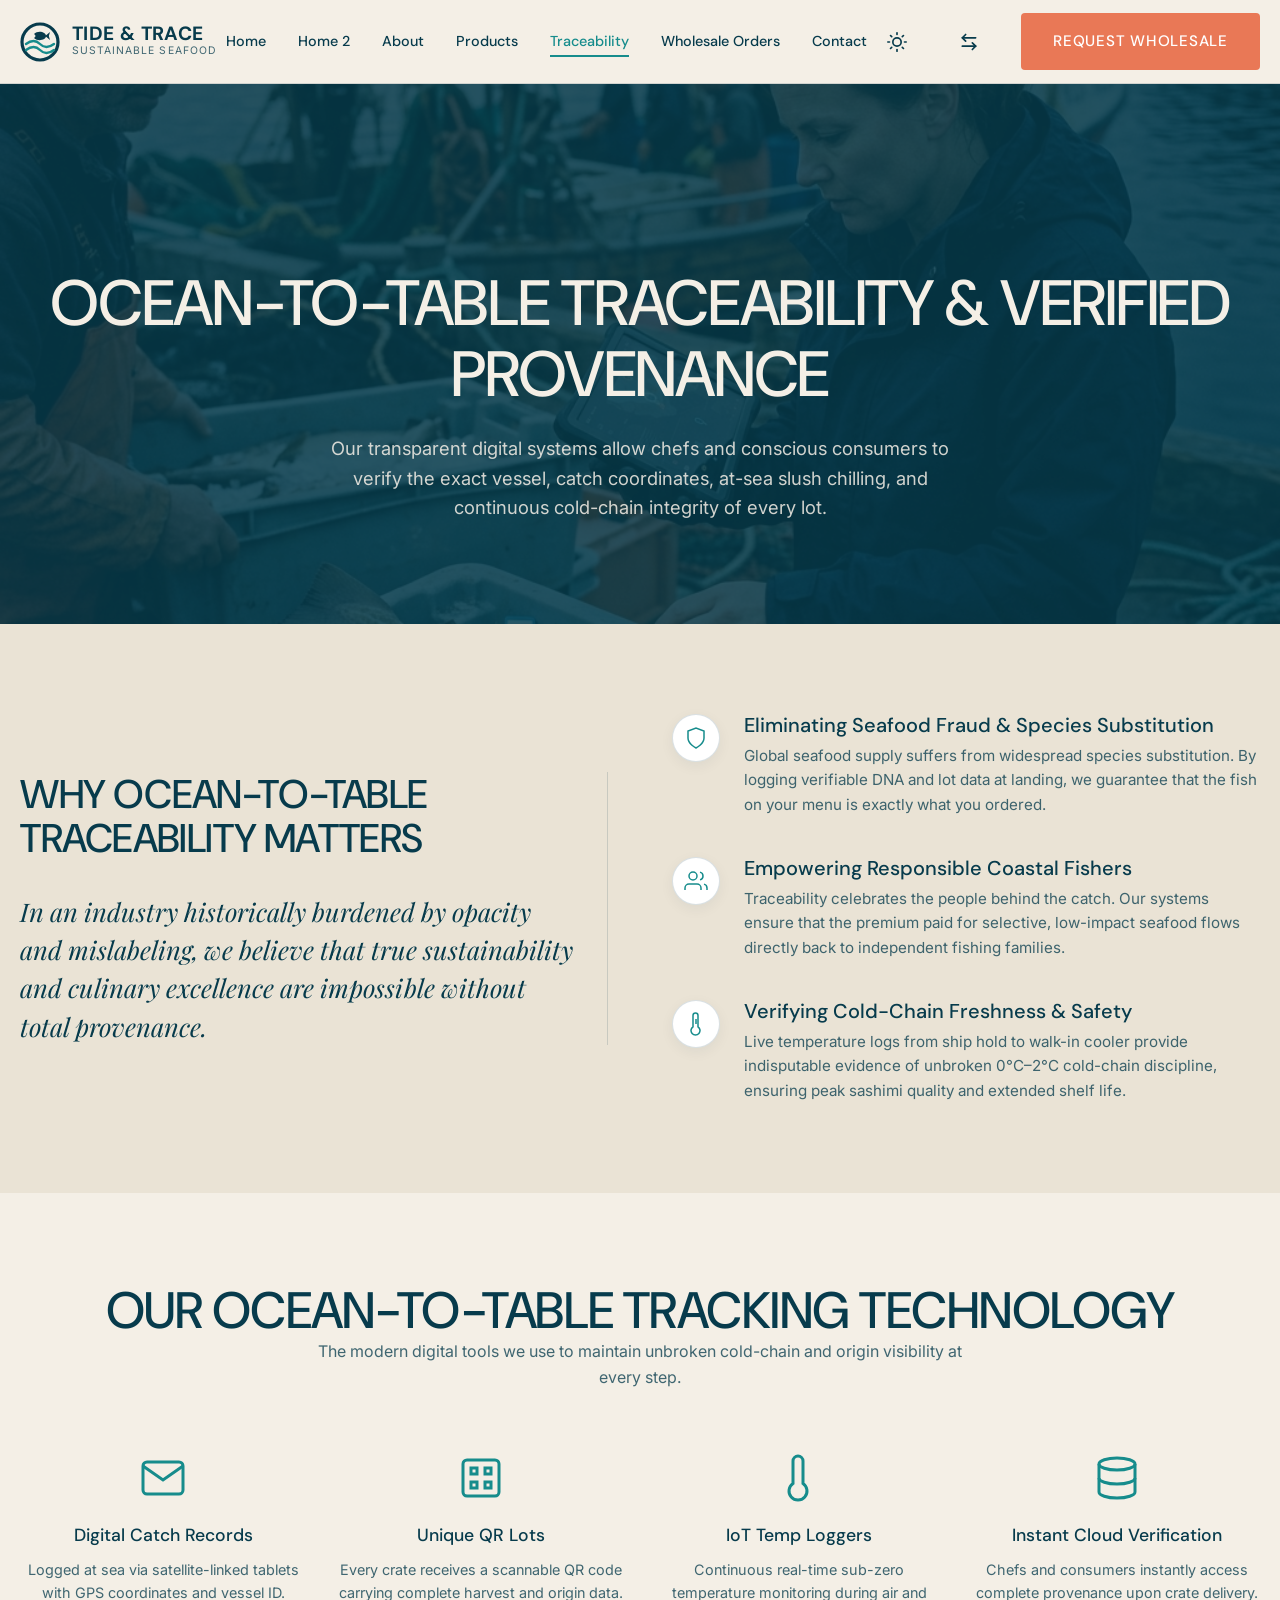
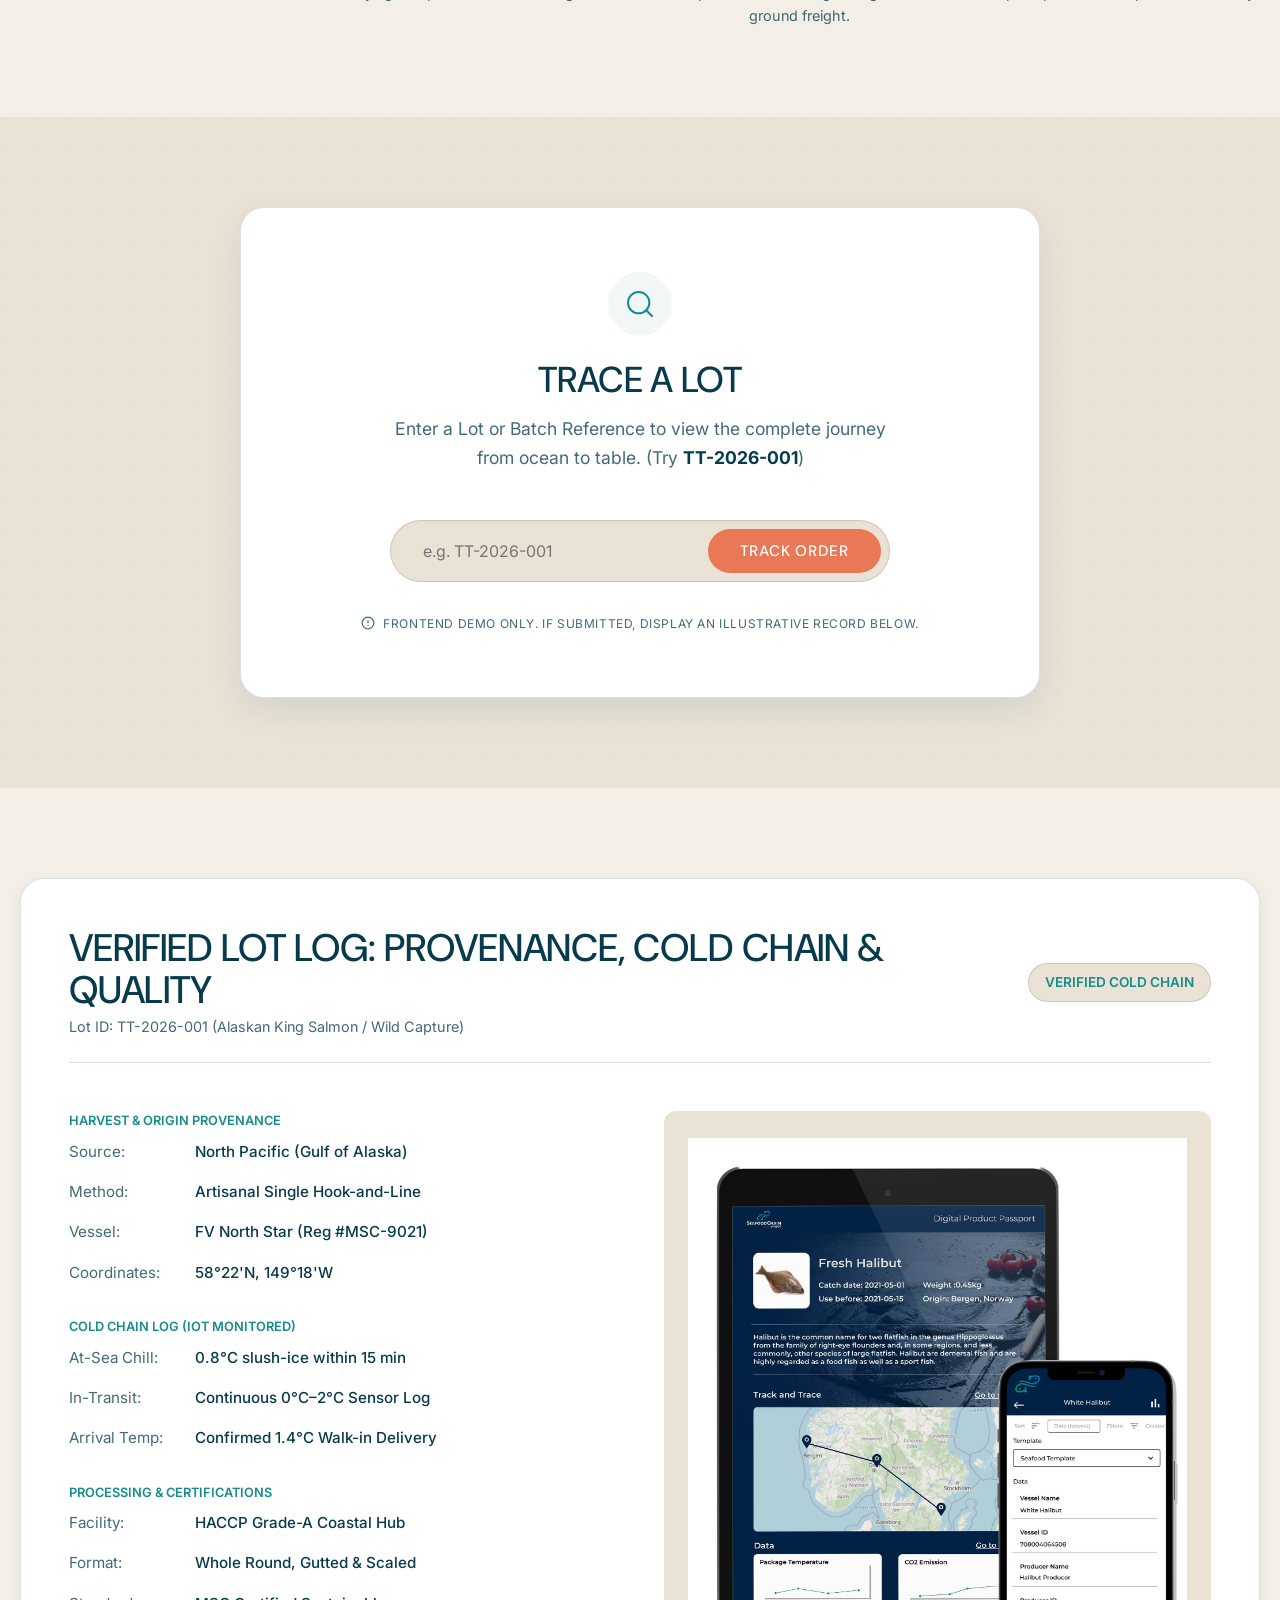
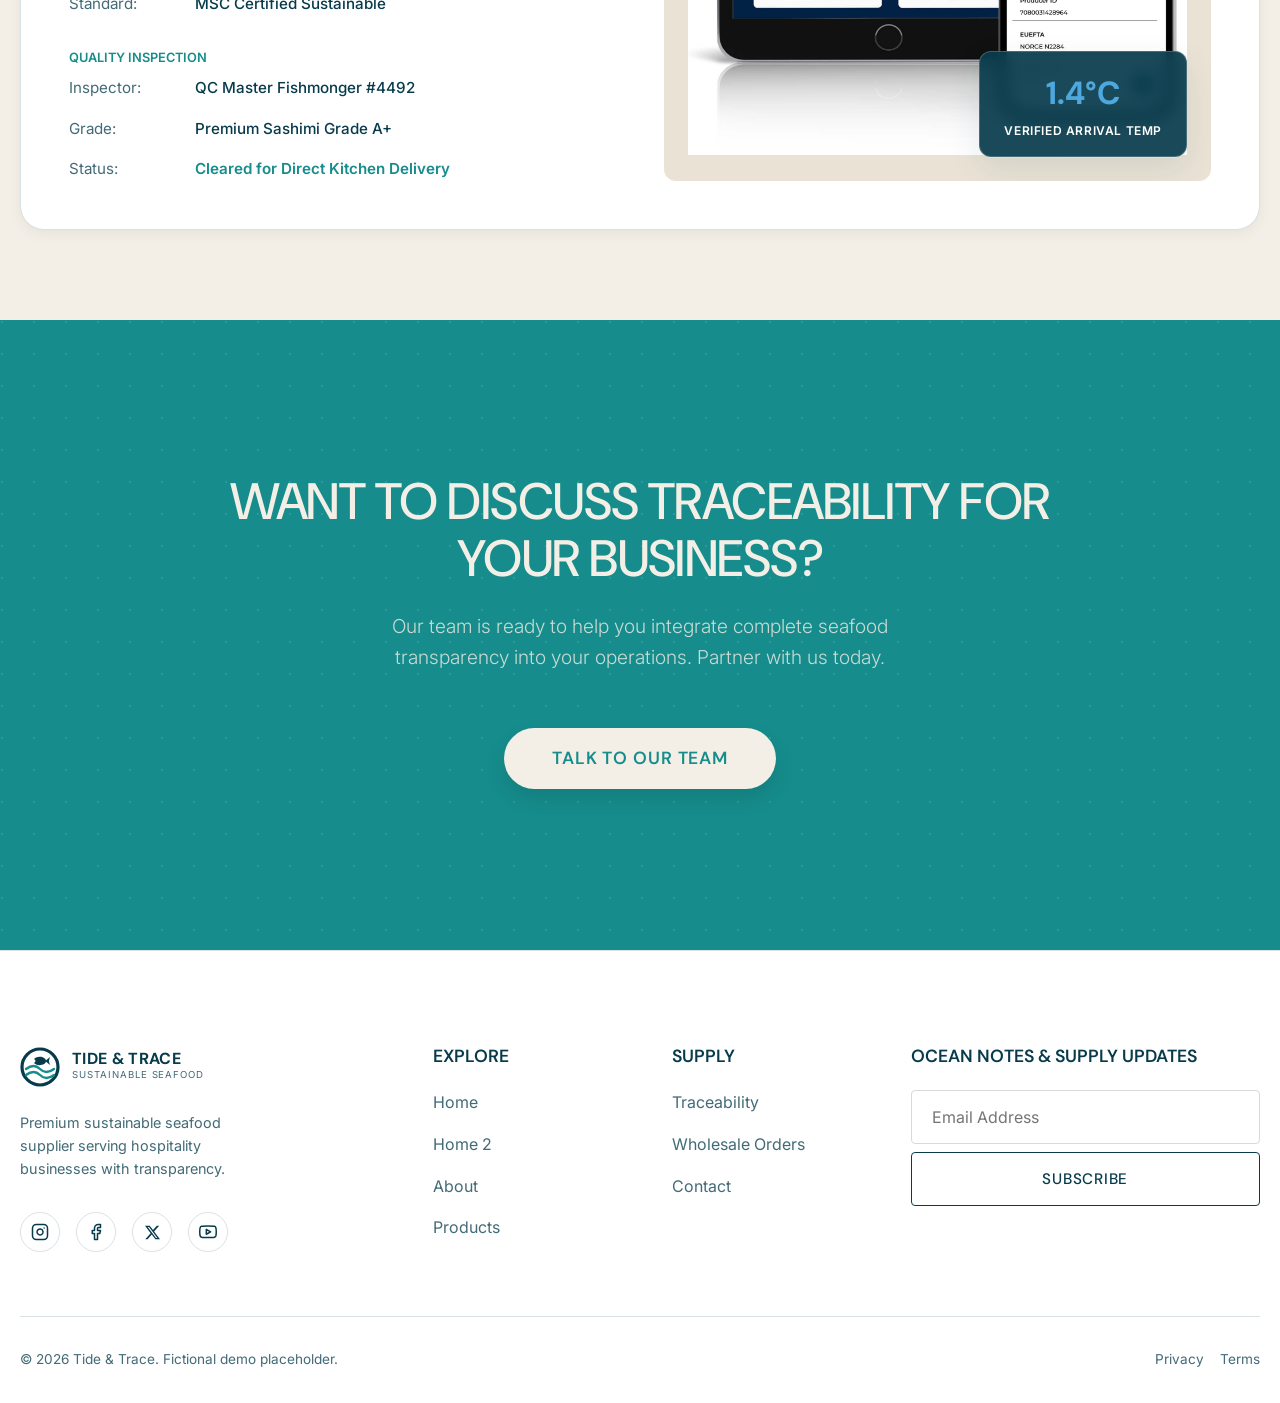
<file: traceability.html>
<!DOCTYPE html>
<html lang="en" data-theme="light">
<head>
    <meta charset="UTF-8">
    <meta name="viewport" content="width=device-width, initial-scale=1.0">
    <title>Seafood Traceability | Tide & Trace</title>
    <meta name="description" content="KNOW THE JOURNEY BEHIND YOUR SEAFOOD. Explore our transparent supply chain and traceability systems.">
    <meta property="og:title" content="Seafood Traceability | Tide & Trace">
    <link rel="stylesheet" href="assets/css/style.css">

    <link rel="icon" type="image/svg+xml" href="assets/images/favicon.svg">
</head>
<body>

    <!-- GLOBAL NAVBAR -->
    <header class="navbar">
        <div class="container nav-container">
            <a href="index.html" class="nav-logo">
                <svg viewBox="0 0 100 100" xmlns="http://www.w3.org/2000/svg">
    <circle cx="50" cy="50" r="45" stroke="currentColor" stroke-width="8" fill="none" class="logo-frame" />
    <path d="M 15 55 Q 35 40 50 55 T 85 55" stroke="var(--accent-main, #168C8C)" stroke-width="6" fill="none" stroke-linecap="round" class="logo-wave" />
    <path d="M 15 70 Q 35 55 50 70 T 85 70" stroke="var(--accent-main, #168C8C)" stroke-width="6" fill="none" stroke-linecap="round" class="logo-wave" />
    <path d="M 65 35 C 65 25, 45 20, 35 30 C 40 33, 40 37, 35 40 C 45 50, 65 45, 65 35 Z" fill="currentColor" class="logo-fish" />
    <polygon points="63,35 75,25 72,35 75,45" fill="currentColor" class="logo-fish" />
</svg>
                <div>
                    <div class="nav-logo-text">TIDE & TRACE</div>
                    <div class="nav-logo-desc">Sustainable Seafood</div>
                </div>
            </a>

            <nav class="nav-center">
                <a href="index.html" class="nav-link">Home</a>
                <a href="home-2.html" class="nav-link">Home 2</a>
                <a href="about.html" class="nav-link">About</a>
                <a href="products.html" class="nav-link">Products</a>
                <a href="traceability.html" class="nav-link active">Traceability</a>
                <a href="wholesale.html" class="nav-link">Wholesale Orders</a>
                <a href="contact.html" class="nav-link">Contact</a>
            </nav>

            <div class="nav-right">
                <button class="nav-icon-btn theme-toggle" aria-label="Toggle Theme">
                    <svg width="20" height="20" viewBox="0 0 24 24" fill="none" stroke="currentColor" stroke-width="2" stroke-linecap="round" stroke-linejoin="round"><circle cx="12" cy="12" r="5"/><line x1="12" y1="1" x2="12" y2="3"/><line x1="12" y1="21" x2="12" y2="23"/><line x1="4.22" y1="4.22" x2="5.64" y2="5.64"/><line x1="18.36" y1="18.36" x2="19.78" y2="19.78"/><line x1="1" y1="12" x2="3" y2="12"/><line x1="21" y1="12" x2="23" y2="12"/><line x1="4.22" y1="19.78" x2="5.64" y2="18.36"/><line x1="18.36" y1="5.64" x2="19.78" y2="4.22"/></svg>
                </button>
                <button class="nav-icon-btn rtl-toggle" aria-label="Toggle RTL">
                    <svg width="20" height="20" viewBox="0 0 24 24" fill="none" stroke="currentColor" stroke-width="2" stroke-linecap="round" stroke-linejoin="round"><path d="M8 3L4 7l4 4"/><path d="M4 7h16"/><path d="M16 21l4-4-4-4"/><path d="M20 17H4"/></svg>
                </button>

                <a href="#" class="btn btn-primary" data-modal-target="wholesale-modal">Request Wholesale</a>
            </div>

            <button class="hamburger" aria-label="Menu">
                <span></span><span></span><span></span>
            </button>
        </div>
    </header>

    <!-- MOBILE SIDEBAR -->
    <div class="sidebar-overlay"></div>
    <aside class="sidebar">
        <button class="sidebar-close" aria-label="Close menu" style="position: absolute; top: 1.5rem; right: 1.5rem; background: none; border: none; cursor: pointer; color: var(--text-primary); z-index: 10;">
            <svg width="28" height="28" viewBox="0 0 24 24" fill="none" stroke="currentColor" stroke-width="2" stroke-linecap="round" stroke-linejoin="round"><line x1="18" y1="6" x2="6" y2="18"></line><line x1="6" y1="6" x2="18" y2="18"></line></svg>
        </button>
        <nav class="sidebar-nav">
            <a href="index.html" class="sidebar-link">Home</a>
            <a href="home-2.html" class="sidebar-link">Home 2</a>
            <a href="about.html" class="sidebar-link">About</a>
            <a href="products.html" class="sidebar-link">Products</a>
            <a href="traceability.html" class="sidebar-link active">Traceability</a>
            <a href="wholesale.html" class="sidebar-link">Wholesale Orders</a>
            <a href="contact.html" class="sidebar-link">Contact</a>

        </nav>
        <div class="sidebar-controls" style="display: flex; gap: 3rem; width: 100%; margin-top: 2rem; margin-bottom: 1rem; justify-content: center;">
            <button class="nav-icon-btn theme-toggle" aria-label="Toggle Theme" style="transform: scale(1.2);">
                <svg width="24" height="24" viewBox="0 0 24 24" fill="none" stroke="currentColor" stroke-width="2" stroke-linecap="round" stroke-linejoin="round"><circle cx="12" cy="12" r="5"/><line x1="12" y1="1" x2="12" y2="3"/><line x1="12" y1="21" x2="12" y2="23"/><line x1="4.22" y1="4.22" x2="5.64" y2="5.64"/><line x1="18.36" y1="18.36" x2="19.78" y2="19.78"/><line x1="1" y1="12" x2="3" y2="12"/><line x1="21" y1="12" x2="23" y2="12"/><line x1="4.22" y1="19.78" x2="5.64" y2="18.36"/><line x1="18.36" y1="5.64" x2="19.78" y2="4.22"/></svg>
            </button>
            <button class="nav-icon-btn rtl-toggle" aria-label="Toggle RTL" style="transform: scale(1.2);">
                <svg width="24" height="24" viewBox="0 0 24 24" fill="none" stroke="currentColor" stroke-width="2" stroke-linecap="round" stroke-linejoin="round"><path d="M8 3L4 7l4 4"/><path d="M4 7h16"/><path d="M16 21l4-4-4-4"/><path d="M20 17H4"/></svg>
            </button>
        </div>
        <div class="sidebar-cta" style="width: 100%;">
            <a href="#" class="btn btn-primary" style="width: 100%" data-modal-target="wholesale-modal">REQUEST WHOLESALE</a>
        </div>
    </aside>

    <main style="padding-top: var(--nav-height);">
        <!-- SECTION 01 - HERO -->
        <section class="hero-ocean" style="min-height: 60svh; align-items: center;">
            <div class="hero-bg">
                <img src="assets/images/traceability.webp" alt="Traceability Concept">
            </div>
            <div class="hero-overlay" style="background: rgba(7, 59, 76, 0.85);"></div>
            <div class="container relative z-10 text-center reveal">
                <h1 class="editorial-heading" style="color: var(--c-sand); margin-bottom: 1.5rem;">OCEAN-TO-TABLE TRACEABILITY & VERIFIED PROVENANCE</h1>
                <p style="color: rgba(244, 239, 230, 0.85); font-size: 1.15rem; max-width: 650px; margin-inline: auto;">Our transparent digital systems allow chefs and conscious consumers to verify the exact vessel, catch coordinates, at-sea slush chilling, and continuous cold-chain integrity of every lot.</p>
            </div>
        </section>

        <!-- NEW SECTION 02A - WHY TRACEABILITY MATTERS -->
        <section class="section-padding" id="sourcing-practices" style="background-color: var(--bg-secondary);">
            <div class="container reveal">
                <div class="grid-2 traceability-hero-grid" style="gap: 4rem; align-items: center;">
                    
                    <!-- Left: Large Quote -->
                    <div class="traceability-quote-col">
                        <h2 class="editorial-heading" style="font-size: 2.5rem; margin-bottom: 2rem;">WHY OCEAN-TO-TABLE TRACEABILITY MATTERS</h2>
                        <div style="position: relative;">
                            <p style="font-size: 1.6rem; color: var(--text-primary); font-family: var(--font-editorial); line-height: 1.5; position: relative; z-index: 1; font-style: italic;">
                                In an industry historically burdened by opacity and mislabeling, we believe that true sustainability and culinary excellence are impossible without total provenance.
                            </p>
                        </div>
                    </div>

                    <!-- Right: Stacked Points -->
                    <div style="display: flex; flex-direction: column; gap: 2.5rem;">
                        <div class="icon-feature-row">
                            <div style="width: 48px; height: 48px; flex-shrink: 0; background-color: var(--card-bg); border: 1px solid var(--border-color); border-radius: 50%; display: flex; align-items: center; justify-content: center; color: var(--accent-main); box-shadow: var(--shadow-sm);">
                                <svg width="24" height="24" viewBox="0 0 24 24" fill="none" stroke="currentColor" stroke-width="1.5"><path d="M12 22s8-4 8-10V5l-8-3-8 3v7c0 6 8 10 8 10z"/></svg>
                            </div>
                            <div>
                                <h4 style="font-size: 1.25rem; margin-bottom: 0.5rem; color: var(--text-primary);">Eliminating Seafood Fraud & Species Substitution</h4>
                                <p style="color: var(--text-secondary); line-height: 1.6; font-size: 0.95rem;">Global seafood supply suffers from widespread species substitution. By logging verifiable DNA and lot data at landing, we guarantee that the fish on your menu is exactly what you ordered.</p>
                            </div>
                        </div>

                        <div class="icon-feature-row">
                            <div style="width: 48px; height: 48px; flex-shrink: 0; background-color: var(--card-bg); border: 1px solid var(--border-color); border-radius: 50%; display: flex; align-items: center; justify-content: center; color: var(--accent-main); box-shadow: var(--shadow-sm);">
                                <svg width="24" height="24" viewBox="0 0 24 24" fill="none" stroke="currentColor" stroke-width="1.5"><path d="M17 21v-2a4 4 0 0 0-4-4H5a4 4 0 0 0-4 4v2"/><circle cx="9" cy="7" r="4"/><path d="M23 21v-2a4 4 0 0 0-3-3.87"/><path d="M16 3.13a4 4 0 0 1 0 7.75"/></svg>
                            </div>
                            <div>
                                <h4 style="font-size: 1.25rem; margin-bottom: 0.5rem; color: var(--text-primary);">Empowering Responsible Coastal Fishers</h4>
                                <p style="color: var(--text-secondary); line-height: 1.6; font-size: 0.95rem;">Traceability celebrates the people behind the catch. Our systems ensure that the premium paid for selective, low-impact seafood flows directly back to independent fishing families.</p>
                            </div>
                        </div>

                        <div class="icon-feature-row">
                            <div style="width: 48px; height: 48px; flex-shrink: 0; background-color: var(--card-bg); border: 1px solid var(--border-color); border-radius: 50%; display: flex; align-items: center; justify-content: center; color: var(--accent-main); box-shadow: var(--shadow-sm);">
                                <svg width="24" height="24" viewBox="0 0 24 24" fill="none" stroke="currentColor" stroke-width="1.5"><path d="M14 14.76V3.5a2.5 2.5 0 0 0-5 0v11.26a4.5 4.5 0 1 0 5 0z"/><path d="M12 7v5"/></svg>
                            </div>
                            <div>
                                <h4 style="font-size: 1.25rem; margin-bottom: 0.5rem; color: var(--text-primary);">Verifying Cold-Chain Freshness & Safety</h4>
                                <p style="color: var(--text-secondary); line-height: 1.6; font-size: 0.95rem;">Live temperature logs from ship hold to walk-in cooler provide indisputable evidence of unbroken 0°C–2°C cold-chain discipline, ensuring peak sashimi quality and extended shelf life.</p>
                            </div>
                        </div>
                    </div>

                </div>
            </div>
        </section>

        <!-- NEW SECTION 02B - OUR TRACKING TECHNOLOGY -->
        <section class="section-padding">
            <div class="container reveal">
                <div class="text-center" style="margin-bottom: 4rem;">
                    <h2>OUR OCEAN-TO-TABLE TRACKING TECHNOLOGY</h2>
                    <p style="color: var(--text-secondary); max-width: 650px; margin-inline: auto;">The modern digital tools we use to maintain unbroken cold-chain and origin visibility at every step.</p>
                </div>
                
                <div class="grid-4 text-center">
                    <div>
                        <div style="width: 48px; height: 48px; margin: 0 auto 1.5rem; color: var(--accent-main);">
                            <svg viewBox="0 0 24 24" fill="none" stroke="currentColor" stroke-width="1.5"><path d="M4 4h16c1.1 0 2 .9 2 2v12c0 1.1-.9 2-2 2H4c-1.1 0-2-.9-2-2V6c0-1.1.9-2 2-2z"/><polyline points="22,6 12,13 2,6"/></svg>
                        </div>
                        <h4 style="font-size: 1.1rem; margin-bottom: 0.75rem;">Digital Catch Records</h4>
                        <p style="font-size: 0.9rem; color: var(--text-secondary);">Logged at sea via satellite-linked tablets with GPS coordinates and vessel ID.</p>
                    </div>
                    <div>
                        <div style="width: 48px; height: 48px; margin: 0 auto 1.5rem; color: var(--accent-main);">
                            <svg viewBox="0 0 24 24" fill="none" stroke="currentColor" stroke-width="1.5"><rect x="3" y="3" width="18" height="18" rx="2" ry="2"/><rect x="7" y="7" width="3" height="3"/><rect x="14" y="7" width="3" height="3"/><rect x="7" y="14" width="3" height="3"/><rect x="14" y="14" width="3" height="3"/></svg>
                        </div>
                        <h4 style="font-size: 1.1rem; margin-bottom: 0.75rem;">Unique QR Lots</h4>
                        <p style="font-size: 0.9rem; color: var(--text-secondary);">Every crate receives a scannable QR code carrying complete harvest and origin data.</p>
                    </div>
                    <div>
                        <div style="width: 48px; height: 48px; margin: 0 auto 1.5rem; color: var(--accent-main);">
                            <svg viewBox="0 0 24 24" fill="none" stroke="currentColor" stroke-width="1.5"><path d="M14 14.76V3.5a2.5 2.5 0 0 0-5 0v11.26a4.5 4.5 0 1 0 5 0z"/></svg>
                        </div>
                        <h4 style="font-size: 1.1rem; margin-bottom: 0.75rem;">IoT Temp Loggers</h4>
                        <p style="font-size: 0.9rem; color: var(--text-secondary);">Continuous real-time sub-zero temperature monitoring during air and ground freight.</p>
                    </div>
                    <div>
                        <div style="width: 48px; height: 48px; margin: 0 auto 1.5rem; color: var(--accent-main);">
                            <svg viewBox="0 0 24 24" fill="none" stroke="currentColor" stroke-width="1.5"><ellipse cx="12" cy="5" rx="9" ry="3"/><path d="M21 12c0 1.66-4 3-9 3s-9-1.34-9-3"/><path d="M3 5v14c0 1.66 4 3 9 3s9-1.34 9-3V5"/></svg>
                        </div>
                        <h4 style="font-size: 1.1rem; margin-bottom: 0.75rem;">Instant Cloud Verification</h4>
                        <p style="font-size: 0.9rem; color: var(--text-secondary);">Chefs and consumers instantly access complete provenance upon crate delivery.</p>
                    </div>
                </div>
            </div>
        </section>

        <!-- SECTION 03 - SEARCH INTERFACE -->
        <section class="section-padding" style="background-color: var(--bg-secondary); position: relative; overflow: hidden;">
            <div style="position: absolute; inset: 0; opacity: 0.05; background-image: radial-gradient(circle at 2px 2px, var(--accent-main) 1px, transparent 0); background-size: 32px 32px;"></div>
            <div class="container relative z-10">
                <div class="reveal" style="max-width: 800px; margin-inline: auto; text-align: center; background: var(--card-bg); padding: 4rem 3rem; border-radius: var(--radius-lg); box-shadow: var(--shadow-md); border: 1px solid var(--border-color);">
                    <div style="display: inline-flex; align-items: center; justify-content: center; width: 64px; height: 64px; background-color: rgba(30, 81, 93, 0.05); color: var(--accent-main); border-radius: 50%; margin-bottom: 1.5rem;">
                        <svg width="32" height="32" viewBox="0 0 24 24" fill="none" stroke="currentColor" stroke-width="1.5" stroke-linecap="round" stroke-linejoin="round"><circle cx="11" cy="11" r="8"/><line x1="21" y1="21" x2="16.65" y2="16.65"/></svg>
                    </div>
                    <h2 class="editorial-heading" style="margin-bottom: 1rem; font-size: 2.25rem;">TRACE A LOT</h2>
                    <p style="color: var(--text-secondary); margin-bottom: 3rem; font-size: 1.1rem; max-width: 500px; margin-inline: auto;">Enter a Lot or Batch Reference to view the complete journey from ocean to table. (Try <strong style="color: var(--text-primary);">TT-2026-001</strong>)</p>
                    
                    <form class="trace-search-form" style="display: flex; gap: 0.5rem; max-width: 500px; margin-inline: auto; position: relative; background: var(--bg-secondary); padding: 0.5rem; border-radius: 100px; margin-bottom: 2rem; border: 1px solid var(--border-color); box-shadow: inset 0 2px 4px rgba(0,0,0,0.02);">
                        <input type="text" placeholder="e.g. TT-2026-001" style="flex: 1; border: none; background: transparent; padding-inline: 1.5rem; outline: none; font-family: var(--font-body); font-size: 1rem; color: var(--text-primary); width: 100%;">
                        <button type="submit" class="btn btn-primary" style="border-radius: 100px; padding: 0.75rem 2rem; white-space: nowrap; margin: 0;">Track Order</button>
                    </form>
                    
                    <div style="font-size: 0.75rem; color: var(--text-secondary); text-transform: uppercase; letter-spacing: 0.05em; display: flex; align-items: center; justify-content: center; gap: 0.5rem;">
                        <svg width="14" height="14" viewBox="0 0 24 24" fill="none" stroke="currentColor" stroke-width="2" stroke-linecap="round" stroke-linejoin="round"><circle cx="12" cy="12" r="10"/><line x1="12" y1="8" x2="12" y2="12"/><line x1="12" y1="16" x2="12.01" y2="16"/></svg>
                        FRONTEND DEMO ONLY. IF SUBMITTED, DISPLAY AN ILLUSTRATIVE RECORD BELOW.
                    </div>
                </div>
            </div>
        </section>

        <!-- SECTION 04 - DATA VISUALIZATION (DEMO) -->
        <section class="section-padding">
            <div class="container reveal">
                <div style="background-color: var(--card-bg); border-radius: var(--radius-lg); border: 1px solid var(--border-color); padding: 3rem; box-shadow: var(--shadow-sm);">
                    <div class="trace-record-header" style="display: flex; justify-content: space-between; align-items: center; margin-bottom: 3rem; border-bottom: 1px solid var(--border-color); padding-bottom: 1.5rem;">
                        <div>
                            <h3 style="font-family: var(--font-heading); margin-bottom: 0.25rem;">VERIFIED LOT LOG: PROVENANCE, COLD CHAIN & QUALITY</h3>
                            <p style="color: var(--text-secondary); font-size: 0.9rem;">Lot ID: TT-2026-001 (Alaskan King Salmon / Wild Capture)</p>
                        </div>
                        <span style="background-color: var(--bg-secondary); padding: 0.5rem 1rem; border-radius: 100px; font-size: 0.85rem; font-weight: 600; white-space: nowrap; color: var(--accent-main); border: 1px solid var(--border-color);">VERIFIED COLD CHAIN</span>
                    </div>

                    <div class="grid-2" style="gap: 3rem;">
                        <div>
                            <div style="margin-bottom: 2rem;">
                                <div style="font-size: 0.8rem; font-weight: 600; color: var(--accent-main); text-transform: uppercase; margin-bottom: 0.5rem;">Harvest & Origin Provenance</div>
                                <div style="display: grid; grid-template-columns: 110px 1fr; gap: 1rem; font-size: 0.95rem;">
                                    <span style="color: var(--text-secondary);">Source:</span>
                                    <span style="font-weight: 500;">North Pacific (Gulf of Alaska)</span>
                                    <span style="color: var(--text-secondary);">Method:</span>
                                    <span style="font-weight: 500;">Artisanal Single Hook-and-Line</span>
                                    <span style="color: var(--text-secondary);">Vessel:</span>
                                    <span style="font-weight: 500;">FV North Star (Reg #MSC-9021)</span>
                                    <span style="color: var(--text-secondary);">Coordinates:</span>
                                    <span style="font-weight: 500;">58°22'N, 149°18'W</span>
                                </div>
                            </div>
                            
                            <div style="margin-bottom: 2rem;">
                                <div style="font-size: 0.8rem; font-weight: 600; color: var(--accent-main); text-transform: uppercase; margin-bottom: 0.5rem;">Cold Chain Log (IoT Monitored)</div>
                                <div style="display: grid; grid-template-columns: 110px 1fr; gap: 1rem; font-size: 0.95rem;">
                                    <span style="color: var(--text-secondary);">At-Sea Chill:</span>
                                    <span style="font-weight: 500;">0.8°C slush-ice within 15 min</span>
                                    <span style="color: var(--text-secondary);">In-Transit:</span>
                                    <span style="font-weight: 500;">Continuous 0°C–2°C Sensor Log</span>
                                    <span style="color: var(--text-secondary);">Arrival Temp:</span>
                                    <span style="font-weight: 500;">Confirmed 1.4°C Walk-in Delivery</span>
                                </div>
                            </div>

                            <div style="margin-bottom: 2rem;">
                                <div style="font-size: 0.8rem; font-weight: 600; color: var(--accent-main); text-transform: uppercase; margin-bottom: 0.5rem;">Processing & Certifications</div>
                                <div style="display: grid; grid-template-columns: 110px 1fr; gap: 1rem; font-size: 0.95rem;">
                                    <span style="color: var(--text-secondary);">Facility:</span>
                                    <span style="font-weight: 500;">HACCP Grade-A Coastal Hub</span>
                                    <span style="color: var(--text-secondary);">Format:</span>
                                    <span style="font-weight: 500;">Whole Round, Gutted & Scaled</span>
                                    <span style="color: var(--text-secondary);">Standard:</span>
                                    <span style="font-weight: 500;">MSC Certified Sustainable</span>
                                </div>
                            </div>

                            <div>
                                <div style="font-size: 0.8rem; font-weight: 600; color: var(--accent-main); text-transform: uppercase; margin-bottom: 0.5rem;">Quality Inspection</div>
                                <div style="display: grid; grid-template-columns: 110px 1fr; gap: 1rem; font-size: 0.95rem;">
                                    <span style="color: var(--text-secondary);">Inspector:</span>
                                    <span style="font-weight: 500;">QC Master Fishmonger #4492</span>
                                    <span style="color: var(--text-secondary);">Grade:</span>
                                    <span style="font-weight: 500;">Premium Sashimi Grade A+</span>
                                    <span style="color: var(--text-secondary);">Status:</span>
                                    <span style="font-weight: 600; color: var(--accent-main);">Cleared for Direct Kitchen Delivery</span>
                                </div>
                            </div>
                        </div>
                        
                        <div style="border-radius: var(--radius-md); overflow: hidden; background: var(--bg-secondary); display: flex; align-items: center; justify-content: center; position: relative; min-height: 480px;">
                            <img src="assets/images/DEMO TRACEABILITY RECORD.png" alt="Digital Traceability Product Passport on Mobile and Tablet Devices" style="width: 100%; height: 100%; object-fit: contain; padding: 1.5rem; display: block;">
                            <div style="position: absolute; bottom: 1.5rem; right: 1.5rem; text-align: center; background: rgba(7, 59, 76, 0.92); backdrop-filter: blur(8px); padding: 1rem 1.5rem; border-radius: var(--radius-md); color: #fff; border: 1px solid rgba(255,255,255,0.2); box-shadow: var(--shadow-md);">
                                <div style="font-size: 2rem; font-family: var(--font-heading); font-weight: 700; margin-bottom: 0.15rem; color: var(--c-tidal-blue);">1.4°C</div>
                                <div style="font-size: 0.75rem; letter-spacing: 0.05em; text-transform: uppercase; font-weight: 600;">VERIFIED ARRIVAL TEMP</div>
                            </div>
                        </div>
                    </div>
                </div>
            </div>
        </section>

        <!-- SECTION 05 - CTA -->
        <section class="section-padding" style="background-color: var(--accent-main); color: var(--c-sand); text-align: center; position: relative; overflow: hidden;">
            <!-- Subtle patterned background overlay -->
            <div style="position: absolute; inset: 0; opacity: 0.1; background-image: radial-gradient(circle at 2px 2px, #ffffff 1px, transparent 0); background-size: 32px 32px;"></div>
            
            <div class="container reveal relative z-10" style="max-width: 900px; padding: 4rem 0;">
                <h2 class="editorial-heading" style="color: var(--c-sand); margin-bottom: 1.5rem; line-height: 1.1;">WANT TO DISCUSS TRACEABILITY FOR YOUR BUSINESS?</h2>
                <p style="font-size: 1.2rem; opacity: 0.8; margin-bottom: 3.5rem; font-family: var(--font-body); max-width: 600px; margin-inline: auto; font-weight: 300;">Our team is ready to help you integrate complete seafood transparency into your operations. Partner with us today.</p>
                <a href="#" class="btn" style="background-color: var(--c-sand); color: var(--accent-main); border: none; padding: 1rem 3rem; font-size: 1.1rem; font-weight: 600; text-transform: uppercase; letter-spacing: 0.05em; border-radius: 100px; box-shadow: 0 10px 20px rgba(0,0,0,0.1); display: inline-block;" data-modal-target="wholesale-modal">TALK TO OUR TEAM</a>
            </div>
        </section>
    </main>

    <!-- GLOBAL WHOLESALE POPUP -->
    <div class="modal-overlay" id="wholesale-modal">
        <div class="modal-container">
            <button class="modal-close" data-modal-close aria-label="Close modal">
                <svg width="24" height="24" viewBox="0 0 24 24" fill="none" stroke="currentColor" stroke-width="2"><line x1="18" y1="6" x2="6" y2="18"/><line x1="6" y1="6" x2="18" y2="18"/></svg>
            </button>
            
            <div class="modal-header">
                <h3 class="editorial-heading" style="font-size: 2rem; margin-bottom: 0.5rem;">LET'S TALK SEAFOOD</h3>
                <p style="color: var(--text-secondary); font-size: 0.9rem;">Submit your enquiry and our team will get in touch.</p>
            </div>
            
            <form>
                <div class="grid-2" style="gap: 1rem;">
                    <div class="form-group">
                        <label class="form-label">Full Name</label>
                        <input type="text" class="form-control" required>
                    </div>
                    <div class="form-group">
                        <label class="form-label">Business Name</label>
                        <input type="text" class="form-control" required>
                    </div>
                </div>
                
                <div class="grid-2" style="gap: 1rem;">
                    <div class="form-group">
                        <label class="form-label">Email</label>
                        <input type="email" class="form-control" required>
                    </div>
                    <div class="form-group">
                        <label class="form-label">Phone</label>
                        <input type="tel" class="form-control">
                    </div>
                </div>
                
                <div class="grid-2" style="gap: 1rem;">
                    <div class="form-group">
                        <label class="form-label">Enquiry Type</label>
                        <select class="form-control form-select" required>
                            <option value="">Select option...</option>
                            <option>Wholesale Order</option>
                            <option>Product Information</option>
                            <option>Traceability</option>
                            <option>General Enquiry</option>
                        </select>
                    </div>
                    <div class="form-group">
                        <label class="form-label">Business Type</label>
                        <select class="form-control form-select" required>
                            <option value="">Select option...</option>
                            <option>Restaurant</option>
                            <option>Hotel</option>
                            <option>Retail</option>
                            <option>Distributor</option>
                        </select>
                    </div>
                </div>
                
                <div class="form-group">
                    <label class="form-label">Message</label>
                    <textarea class="form-control" required></textarea>
                </div>
                
                <div style="display: flex; gap: 1rem; margin-top: 2rem;">
                    <button type="submit" class="btn btn-primary" style="flex: 1;">Send Enquiry</button>
                    <button type="button" class="btn btn-secondary" data-modal-close>Cancel</button>
                </div>
            </form>
        </div>
    </div>

    <!-- FOOTER -->
    <footer class="footer">
        <div class="container">
            <div class="footer-grid">
                <div>
                    <div class="nav-logo" style="margin-bottom: 1.5rem;">
                        <svg width="32" height="32" viewBox="0 0 100 100" xmlns="http://www.w3.org/2000/svg">
    <circle cx="50" cy="50" r="45" stroke="currentColor" stroke-width="8" fill="none" class="logo-frame" />
    <path d="M 15 55 Q 35 40 50 55 T 85 55" stroke="var(--accent-main, #168C8C)" stroke-width="6" fill="none" stroke-linecap="round" class="logo-wave" />
    <path d="M 15 70 Q 35 55 50 70 T 85 70" stroke="var(--accent-main, #168C8C)" stroke-width="6" fill="none" stroke-linecap="round" class="logo-wave" />
    <path d="M 65 35 C 65 25, 45 20, 35 30 C 40 33, 40 37, 35 40 C 45 50, 65 45, 65 35 Z" fill="currentColor" class="logo-fish" />
    <polygon points="63,35 75,25 72,35 75,45" fill="currentColor" class="logo-fish" />
</svg>
                        <div>
                            <div class="nav-logo-text" style="font-size: 1rem;">TIDE & TRACE</div>
                            <div class="nav-logo-desc" style="font-size: 0.6rem;">Sustainable Seafood</div>
                        </div>
                    </div>
                    <p style="color: var(--text-secondary); font-size: 0.9rem; max-width: 250px;">Premium sustainable seafood supplier serving hospitality businesses with transparency.</p>
                    
                    <div class="social-icons">
                        <a href="#" class="social-icon" aria-label="Instagram">
                            <svg width="18" height="18" viewBox="0 0 24 24" fill="none" stroke="currentColor" stroke-width="2" stroke-linecap="round" stroke-linejoin="round"><rect x="2" y="2" width="20" height="20" rx="5" ry="5"></rect><path d="M16 11.37A4 4 0 1 1 12.63 8 4 4 0 0 1 16 11.37z"></path><line x1="17.5" y1="6.5" x2="17.51" y2="6.5"></line></svg>
                        </a>
                        <a href="#" class="social-icon" aria-label="Facebook">
                            <svg width="18" height="18" viewBox="0 0 24 24" fill="none" stroke="currentColor" stroke-width="2" stroke-linecap="round" stroke-linejoin="round"><path d="M18 2h-3a5 5 0 0 0-5 5v3H7v4h3v8h4v-8h3l1-4h-4V7a1 1 0 0 1 1-1h3z"></path></svg>
                        </a>
                        <a href="#" class="social-icon" aria-label="X">
                            <svg width="15" height="15" viewBox="0 0 24 24" fill="currentColor"><path d="M18.901 1.153h3.68l-8.04 9.19L24 22.846h-7.406l-5.8-7.584-6.638 7.584H.474l8.6-9.83L0 1.154h7.594l5.243 6.932ZM17.61 20.644h2.039L6.486 3.24H4.298Z"/></svg>
                        </a>
                        <a href="#" class="social-icon" aria-label="YouTube">
                            <svg width="18" height="18" viewBox="0 0 24 24" fill="none" stroke="currentColor" stroke-width="2" stroke-linecap="round" stroke-linejoin="round"><path d="M22.54 6.42a2.78 2.78 0 0 0-1.94-2C18.88 4 12 4 12 4s-6.88 0-8.6.46a2.78 2.78 0 0 0-1.94 2A29 29 0 0 0 1 11.75a29 29 0 0 0 .46 5.33A2.78 2.78 0 0 0 3.4 19c1.72.46 8.6.46 8.6.46s6.88 0 8.6-.46a2.78 2.78 0 0 0 1.94-2 29 29 0 0 0 .46-5.25 29 29 0 0 0-.46-5.33z"></path><polygon points="9.75 15.02 15.5 11.75 9.75 8.48 9.75 15.02"></polygon></svg>
                        </a>
                    </div>
                </div>
                
                <div>
                    <h4 class="footer-title">EXPLORE</h4>
                    <nav class="footer-links">
                        <a href="index.html">Home</a>
                        <a href="home-2.html">Home 2</a>
                        <a href="about.html">About</a>
                        <a href="products.html">Products</a>
                    </nav>
                </div>
                
                <div>
                    <h4 class="footer-title">SUPPLY</h4>
                    <nav class="footer-links">
                        <a href="traceability.html">Traceability</a>
                        <a href="wholesale.html">Wholesale Orders</a>
                        <a href="contact.html">Contact</a>
                    </nav>
                </div>
                
                <div>
                    <h4 class="footer-title">OCEAN NOTES & SUPPLY UPDATES</h4>
                    <form style="display: flex; flex-direction: column; gap: 0.5rem;">
                        <input type="email" class="form-control" placeholder="Email Address" required style="background: transparent; border-color: rgba(128,128,128,0.3);">
                        <button type="submit" class="btn btn-secondary" style="width: 100%;">Subscribe</button>
                    </form>
                </div>
            </div>
            
            <div class="footer-bottom">
                <div>&copy; 2026 Tide & Trace. Fictional demo placeholder.</div>
                <div style="display: flex; gap: 1rem;">
                    <a href="#">Privacy</a>
                    <a href="#">Terms</a>
                </div>
            </div>
        </div>
    </footer>

    <script src="assets/js/main.js"></script>
</body>
</html>
</file>
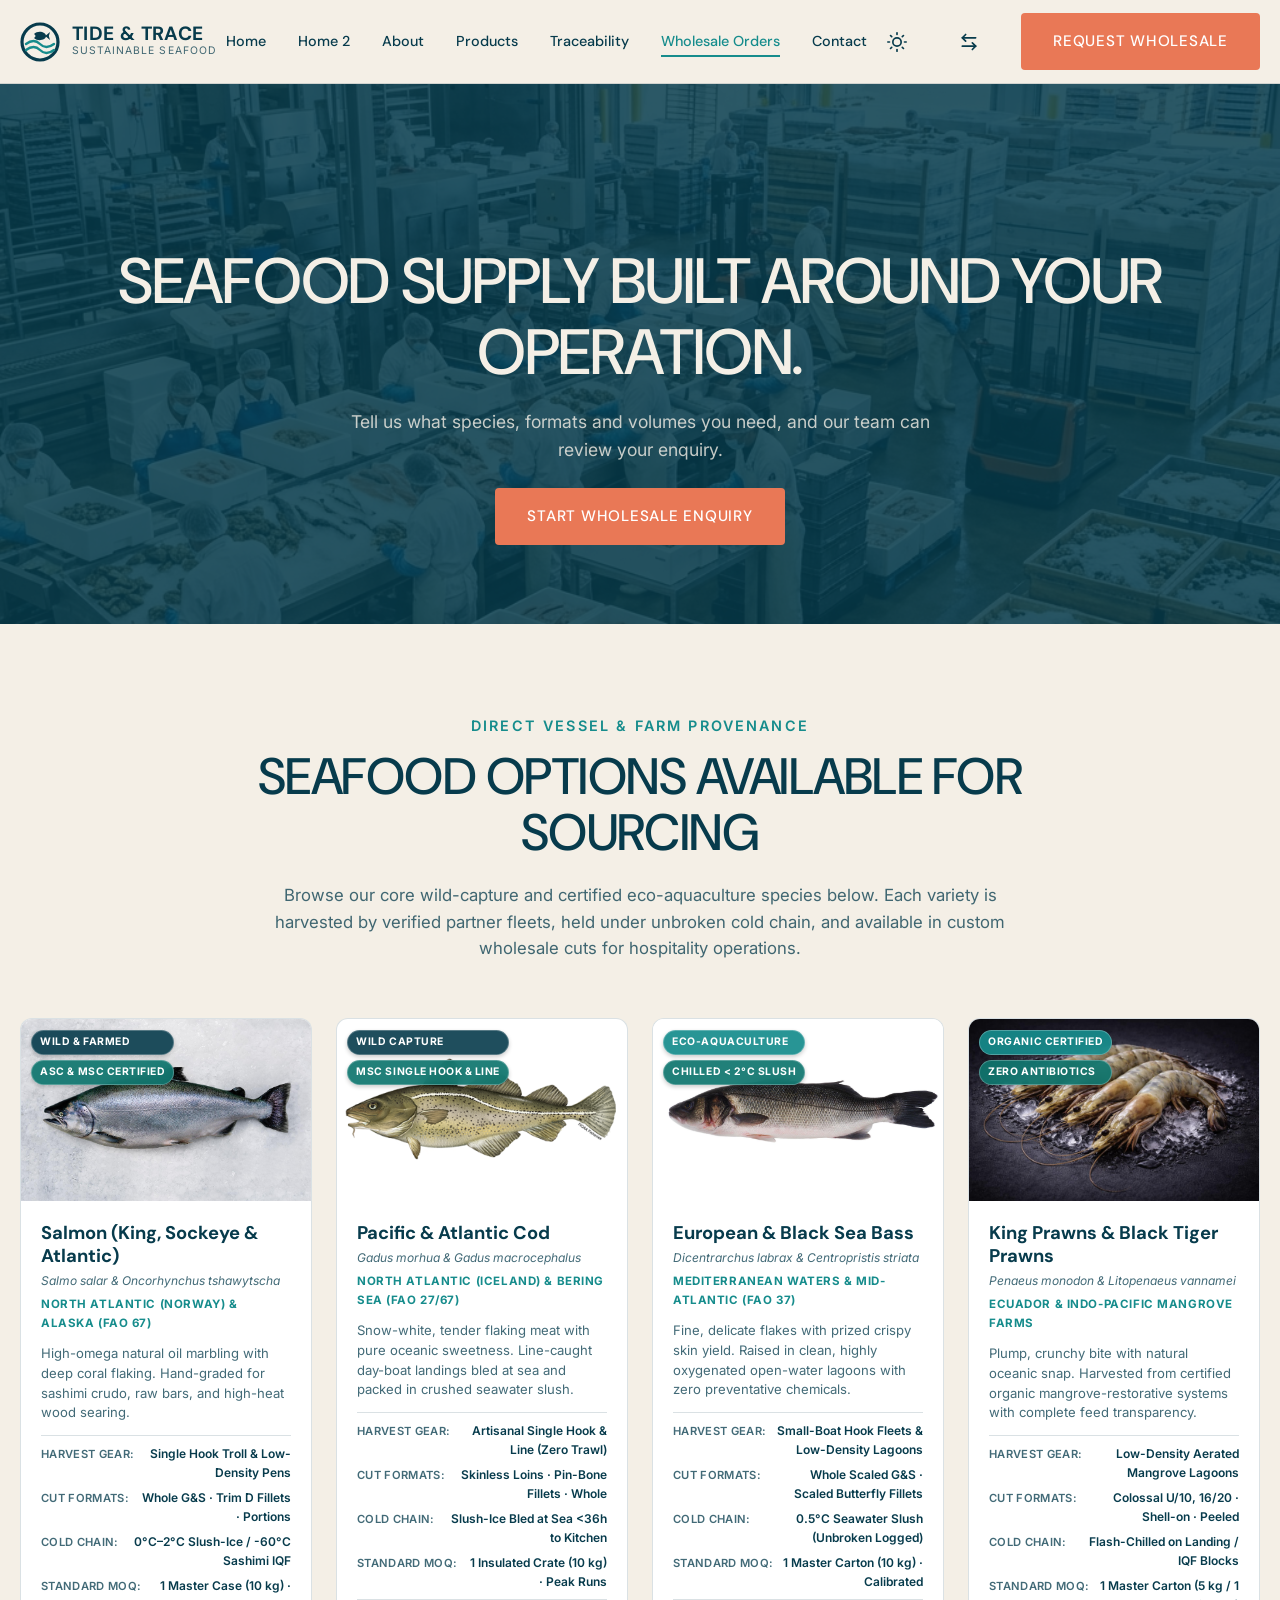
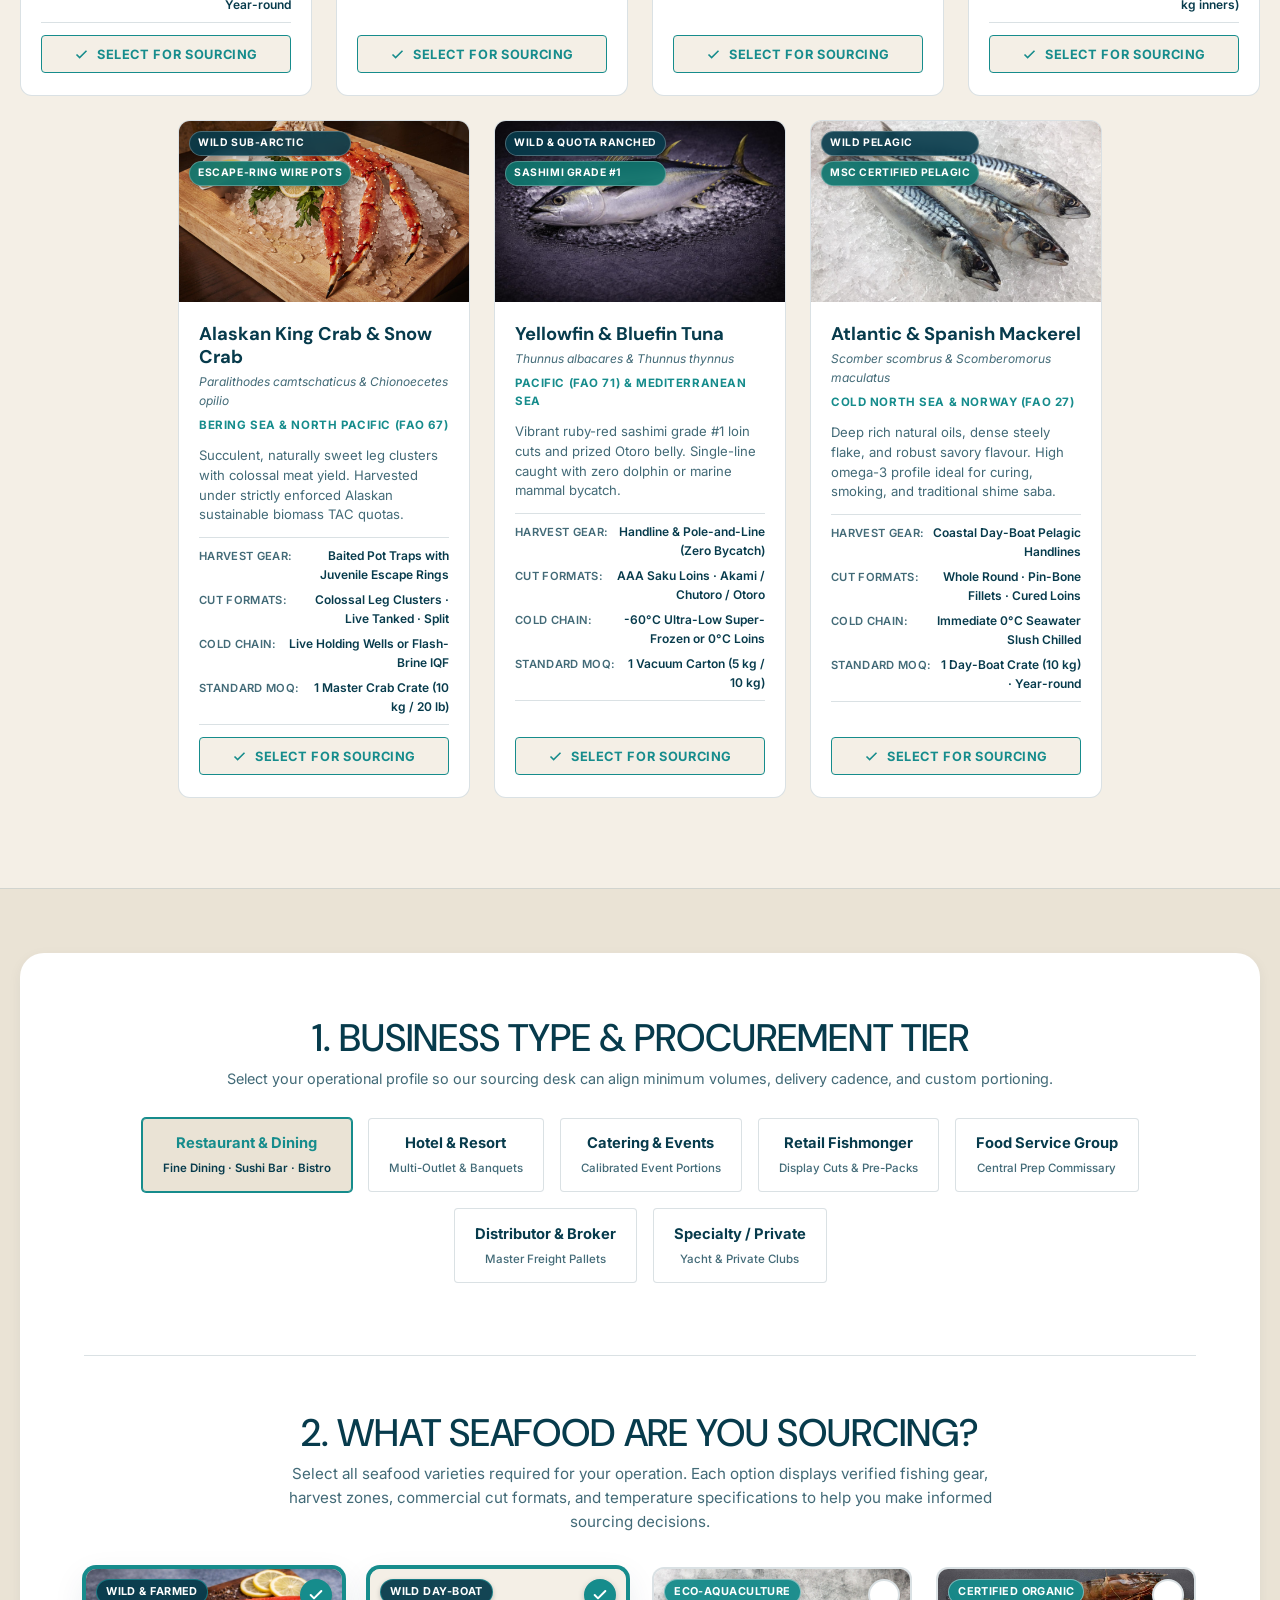
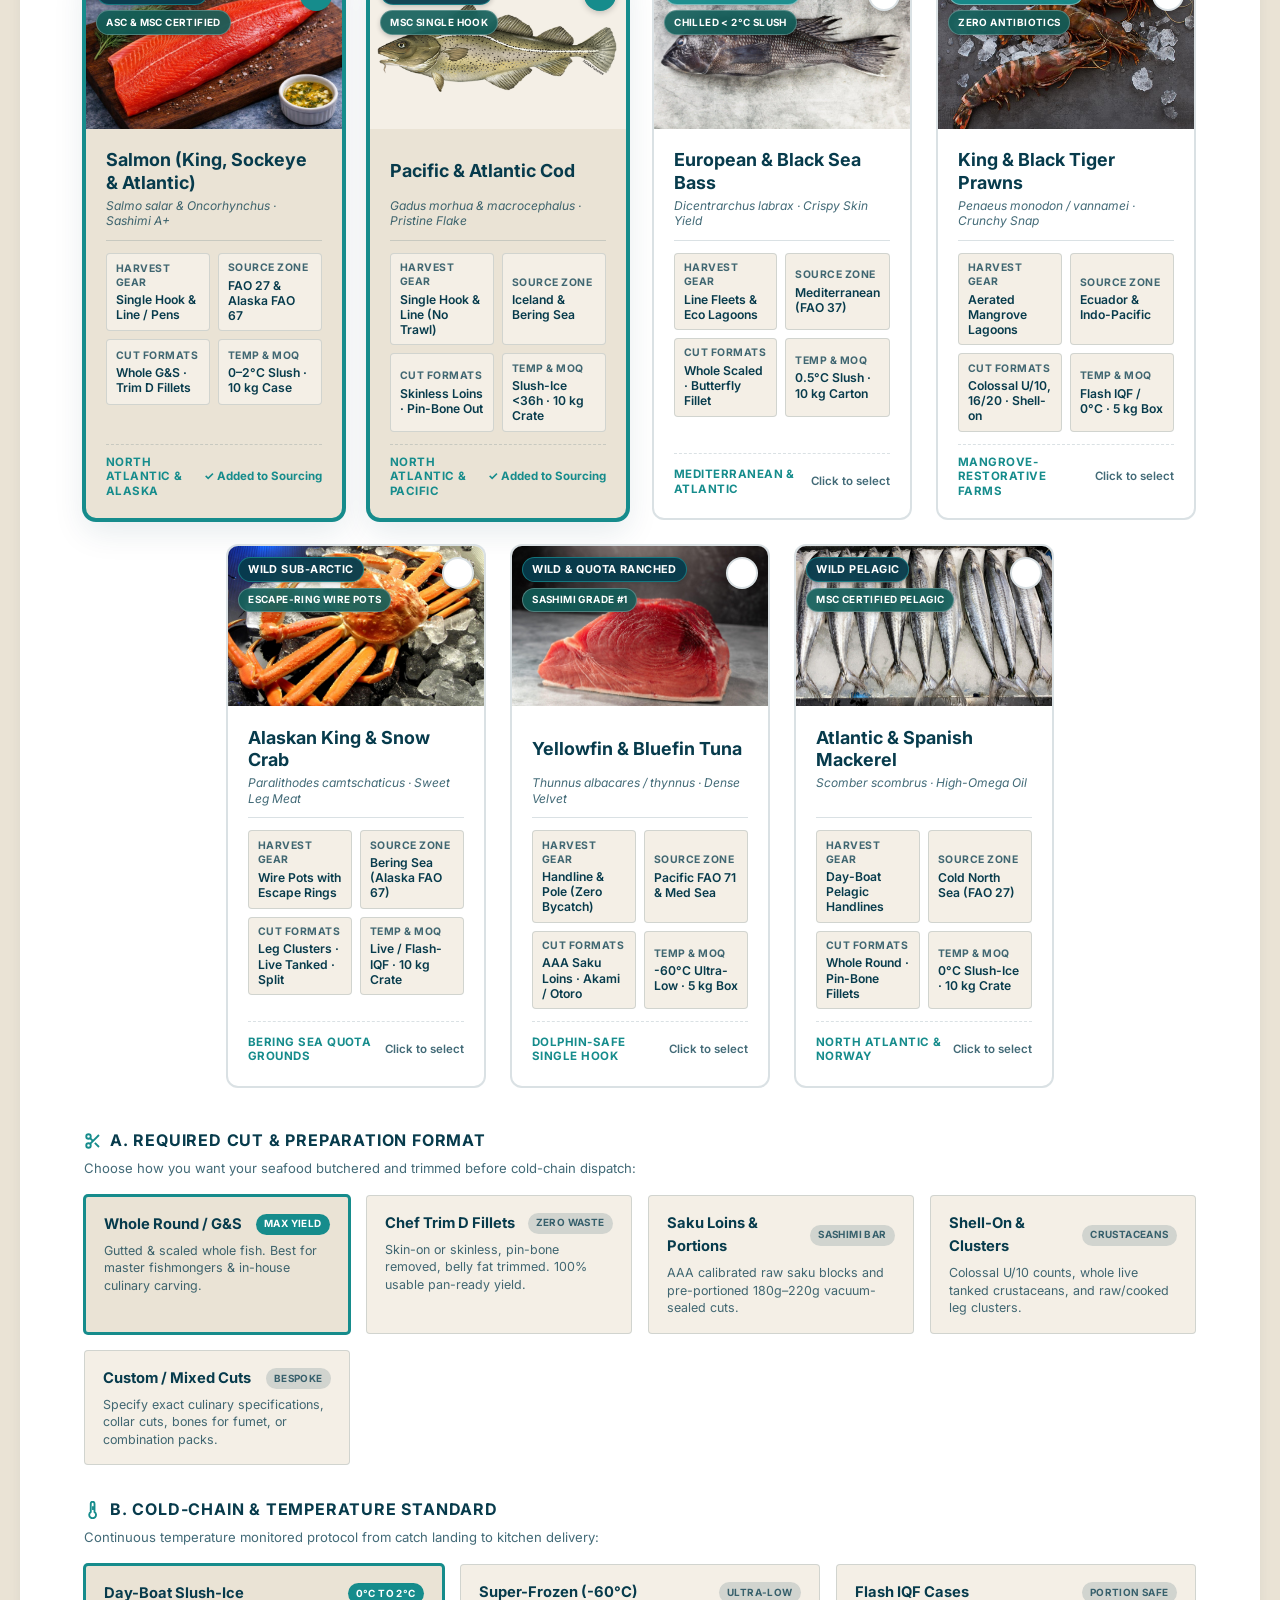
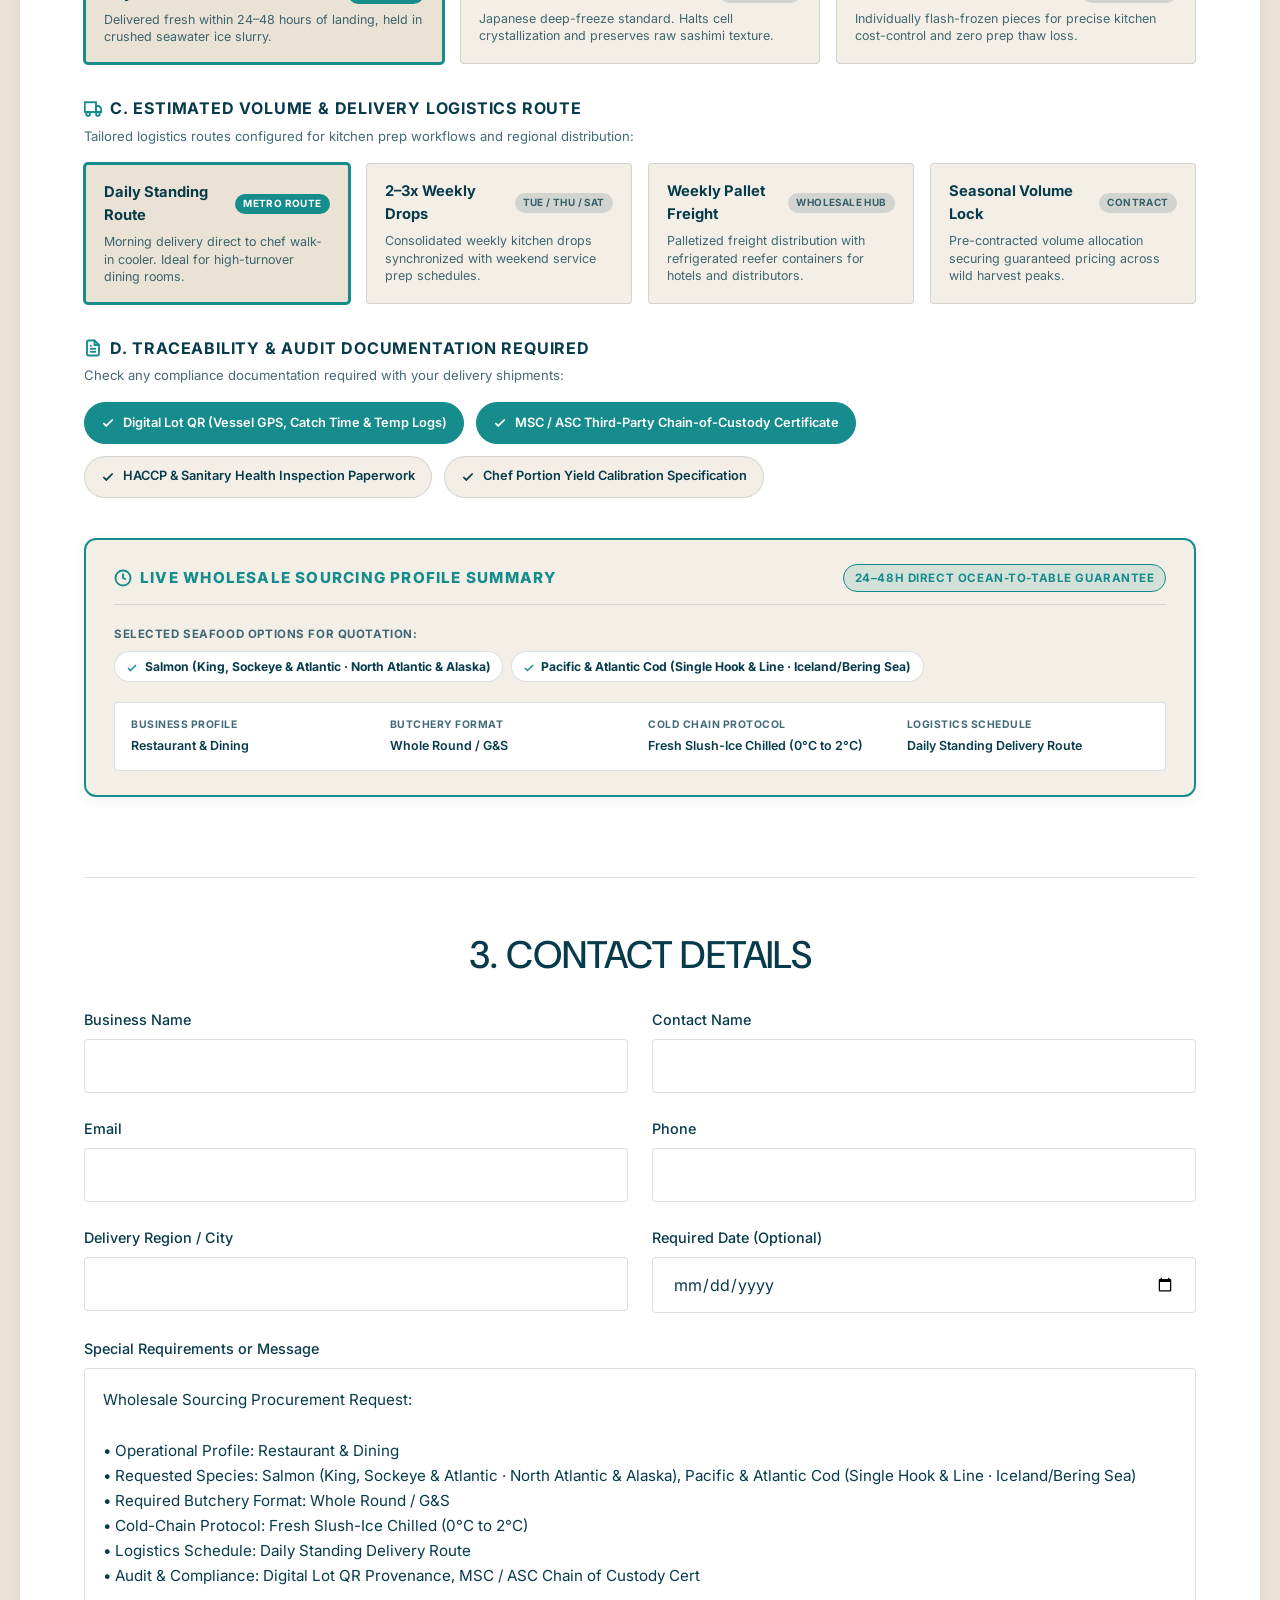
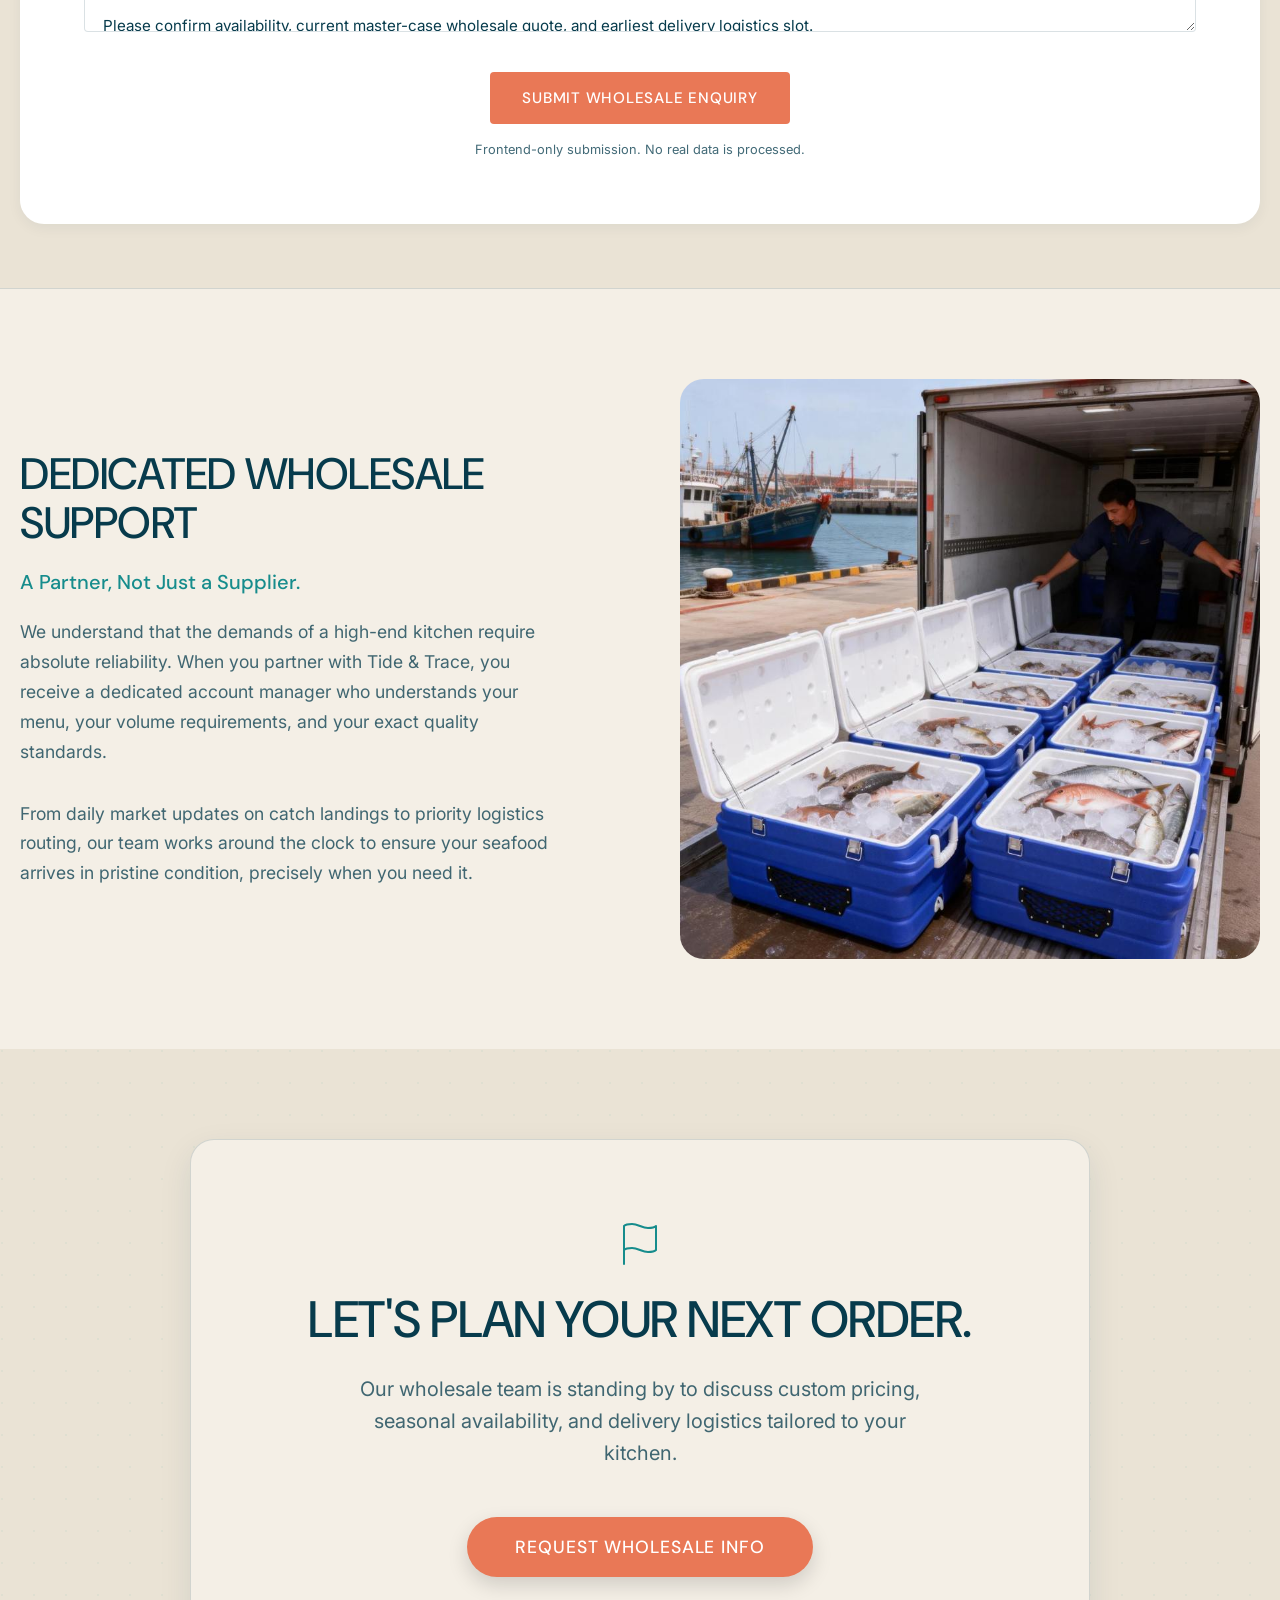
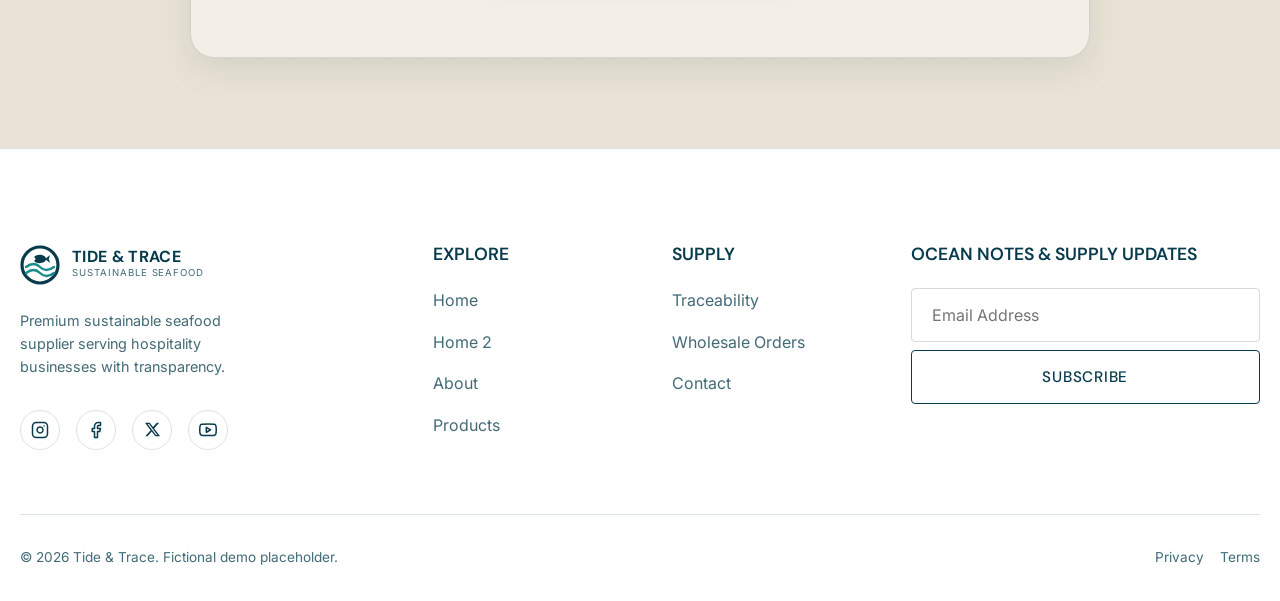
<file: wholesale.html>
<!DOCTYPE html>
<html lang="en" data-theme="light">
<head>
    <meta charset="UTF-8">
    <meta name="viewport" content="width=device-width, initial-scale=1.0">
    <title>Wholesale Seafood Orders | Tide & Trace</title>
    <meta name="description" content="Seafood supply built around your operation. Submit your wholesale enquiry for premium hospitality sourcing.">
    <meta property="og:title" content="Wholesale Seafood Orders | Tide & Trace">
    <link rel="stylesheet" href="assets/css/style.css">
    <style>
        .type-selector { display: flex; flex-wrap: wrap; gap: 1rem; margin-bottom: 2rem; justify-content: center; }
        .type-btn { 
            padding: 0.85rem 1.25rem; 
            border: 1.5px solid var(--border-color); 
            border-radius: var(--radius-sm); 
            cursor: pointer; 
            transition: all var(--transition-fast); 
            background: var(--card-bg); 
            color: var(--text-primary); 
            text-align: center; 
            display: flex;
            flex-direction: column;
            gap: 0.2rem;
            align-items: center;
            min-width: 170px;
        }
        .type-btn strong { font-size: 0.92rem; font-weight: 700; color: var(--text-primary); }
        .type-btn span { font-size: 0.72rem; color: var(--text-secondary); font-weight: 500; }
        .type-btn:hover, .type-btn.active { 
            border-color: var(--accent-main); 
            background: var(--bg-secondary); 
            box-shadow: 0 0 0 1px var(--accent-main);
        }
        .type-btn.active strong { color: var(--accent-main); }
        .type-btn.active span { color: var(--text-primary); font-weight: 600; }
        
        @media (max-width: 600px) {
            .type-selector {
                flex-direction: column;
                align-items: stretch;
            }
            .type-btn {
                min-width: 100%;
            }
            .wholesale-info-btn {
                padding: 1rem 1rem !important;
                font-size: 0.9rem !important;
                letter-spacing: 0 !important;
                width: 100%;
                box-sizing: border-box;
            }
        }
        @media (min-width: 601px) and (max-width: 900px) {
            .type-selector {
                display: grid !important;
                grid-template-columns: repeat(2, 1fr) !important;
                gap: 1rem !important;
            }
            .type-btn {
                min-width: 0 !important;
                width: 100% !important;
            }
            .type-selector > .type-btn:last-child {
                grid-column: 1 / -1 !important;
                justify-self: center !important;
                width: 100% !important;
                max-width: calc(50% - 0.5rem) !important;
                margin-inline: auto !important;
            }
        }

        /* Equal-size species card boxes and horizontal alignment */
        .species-grid {
            display: flex;
            flex-wrap: wrap;
            justify-content: center;
            align-items: stretch;
            gap: 1.5rem;
            margin-bottom: 2rem;
        }
        .species-grid > .checkbox-card,
        .checkbox-card {
            display: flex !important;
            flex-direction: column !important;
            min-height: 520px !important;
            box-sizing: border-box !important;
        }
        .checkbox-card-body {
            display: flex !important;
            flex-direction: column !important;
            flex: 1 1 auto !important;
        }
        .checkbox-card-header {
            min-height: 5rem !important;
            display: flex !important;
            flex-direction: column !important;
            justify-content: flex-start !important;
        }
        .checkbox-card-title {
            min-height: 2.85rem !important;
            display: flex !important;
            align-items: center !important;
        }
        .checkbox-card-scientific {
            min-height: 2rem !important;
            display: flex !important;
            align-items: flex-start !important;
        }
        .checkbox-card-spec-grid {
            min-height: 8.8rem !important;
        }
        .checkbox-spec-item {
            min-height: 4.1rem !important;
            display: flex !important;
            flex-direction: column !important;
            justify-content: center !important;
        }
        .checkbox-card-status-bar {
            margin-top: auto !important;
            min-height: 2.8rem !important;
        }
        #wholesale-builder textarea.form-control {
            min-height: 220px !important;
            line-height: 1.65 !important;
            font-size: 0.95rem !important;
        }
        @media (min-width: 601px) and (max-width: 900px) {
            .species-grid > .checkbox-card,
            .checkbox-card {
                flex: 0 0 calc((100% - 1.5rem) / 2) !important;
                max-width: calc((100% - 1.5rem) / 2) !important;
                width: calc((100% - 1.5rem) / 2) !important;
            }
        }
        @media (max-width: 600px) {
            .species-grid > .checkbox-card,
            .checkbox-card {
                flex: 0 0 100% !important;
                max-width: 100% !important;
                width: 100% !important;
                min-height: auto !important;
            }
            .checkbox-card-header,
            .checkbox-card-title,
            .checkbox-card-scientific,
            .checkbox-card-status-bar {
                min-height: auto !important;
            }
            .checkbox-card-spec-grid {
                grid-template-columns: 1fr !important;
                min-height: auto !important;
                gap: 0.5rem !important;
            }
            .checkbox-spec-item {
                min-height: auto !important;
                padding: 0.6rem 0.85rem !important;
            }

            /* Wholesale Sourcing Summary Panel - Mobile Alignment Fix */
            .sourcing-summary-panel {
                padding: 1.25rem 0.9rem !important;
                margin-block: 2rem 1.5rem !important;
                box-sizing: border-box !important;
                width: 100% !important;
            }
            .summary-panel-header {
                flex-direction: column !important;
                align-items: flex-start !important;
                gap: 0.65rem !important;
                width: 100% !important;
                text-align: left !important;
            }
            .summary-panel-title {
                font-size: 0.88rem !important;
                line-height: 1.35 !important;
                letter-spacing: 0.05em !important;
                display: flex !important;
                align-items: flex-start !important;
                gap: 0.5rem !important;
                text-align: left !important;
                width: 100% !important;
            }
            .summary-panel-title svg {
                flex-shrink: 0 !important;
                margin-top: 0.15rem !important;
            }
            .summary-panel-title span {
                text-align: left !important;
            }
            .summary-guarantee-badge {
                align-self: flex-start !important;
                text-align: left !important;
                font-size: 0.7rem !important;
                border-radius: var(--radius-sm, 6px) !important;
                padding: 0.35rem 0.65rem !important;
                line-height: 1.35 !important;
                display: inline-block !important;
                max-width: 100% !important;
            }
            .summary-species-list {
                display: flex !important;
                flex-direction: column !important;
                gap: 0.5rem !important;
                width: 100% !important;
                align-items: stretch !important;
            }
            .summary-species-chip {
                display: flex !important;
                align-items: flex-start !important;
                gap: 0.5rem !important;
                width: 100% !important;
                border-radius: var(--radius-sm, 6px) !important;
                padding: 0.55rem 0.75rem !important;
                font-size: 0.76rem !important;
                line-height: 1.4 !important;
                text-align: left !important;
                word-break: break-word !important;
                overflow-wrap: break-word !important;
                box-sizing: border-box !important;
            }
            .summary-species-chip svg {
                flex-shrink: 0 !important;
                margin-top: 0.2rem !important;
            }
            .summary-species-chip span {
                text-align: left !important;
                flex: 1 !important;
                word-break: break-word !important;
            }
            .summary-specs-strip {
                grid-template-columns: 1fr !important;
                gap: 0.75rem !important;
                padding: 0.85rem !important;
                width: 100% !important;
                box-sizing: border-box !important;
            }
            .summary-spec-cell {
                min-width: 0 !important;
                width: 100% !important;
                text-align: left !important;
                display: flex !important;
                flex-direction: column !important;
                align-items: flex-start !important;
            }
            .summary-spec-cell strong {
                display: block !important;
                font-size: 0.68rem !important;
                text-transform: uppercase !important;
                letter-spacing: 0.05em !important;
                color: var(--text-secondary) !important;
                margin-bottom: 0.2rem !important;
                text-align: left !important;
                width: 100% !important;
            }
            .summary-spec-cell span {
                display: block !important;
                font-size: 0.86rem !important;
                font-weight: 700 !important;
                color: var(--text-primary) !important;
                text-align: left !important;
                width: 100% !important;
                word-break: break-word !important;
                overflow-wrap: break-word !important;
                white-space: normal !important;
                line-height: 1.4 !important;
            }
        }

        /* Tab View (768px) - Center 5th card in Section A and 3rd card in Section B */
        @media (min-width: 601px) and (max-width: 900px) {
            .sourcing-cards-grid {
                grid-template-columns: repeat(2, 1fr) !important;
            }
            .sourcing-matrix-section > div:first-child .sourcing-cards-grid > .sourcing-opt-card:nth-child(5),
            .sourcing-cards-grid > .sourcing-opt-card:nth-child(5):last-child {
                grid-column: 1 / -1 !important;
                justify-self: center !important;
                width: 100% !important;
                max-width: calc(50% - 0.5rem) !important;
                margin-inline: auto !important;
            }
            .sourcing-matrix-section > div:nth-child(2) .sourcing-cards-grid > .sourcing-opt-card:nth-child(3),
            .sourcing-cards-grid > .sourcing-opt-card:nth-child(3):last-child {
                grid-column: 1 / -1 !important;
                justify-self: center !important;
                width: 100% !important;
                max-width: calc(50% - 0.5rem) !important;
                margin-inline: auto !important;
            }
        }

        @media (max-width: 600px) {
            .sourcing-cards-grid {
                grid-template-columns: 1fr !important;
            }
            .sourcing-cards-grid > .sourcing-opt-card {
                grid-column: auto !important;
                max-width: 100% !important;
                width: 100% !important;
            }
        }

        /* 1024px View - Section A: 2 cards in Row 2 centered; Section C: 4 cards in 2*2 alignment */
        @media (min-width: 901px) and (max-width: 1150px) {
            /* Section A: Cut & Processing Format (6-column layout with 2 cards centered in Row 2) */
            .sourcing-matrix-section > div:first-child .sourcing-cards-grid,
            .sourcing-matrix-section > div:nth-of-type(1) .sourcing-cards-grid {
                grid-template-columns: repeat(6, 1fr) !important;
            }
            .sourcing-matrix-section > div:first-child .sourcing-cards-grid > .sourcing-opt-card:nth-child(1),
            .sourcing-matrix-section > div:nth-of-type(1) .sourcing-cards-grid > .sourcing-opt-card:nth-child(1) {
                grid-column: 1 / span 2 !important;
                width: 100% !important;
                max-width: 100% !important;
            }
            .sourcing-matrix-section > div:first-child .sourcing-cards-grid > .sourcing-opt-card:nth-child(2),
            .sourcing-matrix-section > div:nth-of-type(1) .sourcing-cards-grid > .sourcing-opt-card:nth-child(2) {
                grid-column: 3 / span 2 !important;
                width: 100% !important;
                max-width: 100% !important;
            }
            .sourcing-matrix-section > div:first-child .sourcing-cards-grid > .sourcing-opt-card:nth-child(3),
            .sourcing-matrix-section > div:nth-of-type(1) .sourcing-cards-grid > .sourcing-opt-card:nth-child(3) {
                grid-column: 5 / span 2 !important;
                width: 100% !important;
                max-width: 100% !important;
            }
            .sourcing-matrix-section > div:first-child .sourcing-cards-grid > .sourcing-opt-card:nth-child(4),
            .sourcing-matrix-section > div:nth-of-type(1) .sourcing-cards-grid > .sourcing-opt-card:nth-child(4) {
                grid-column: 2 / span 2 !important;
                width: 100% !important;
                max-width: 100% !important;
            }
            .sourcing-matrix-section > div:first-child .sourcing-cards-grid > .sourcing-opt-card:nth-child(5),
            .sourcing-matrix-section > div:nth-of-type(1) .sourcing-cards-grid > .sourcing-opt-card:nth-child(5) {
                grid-column: 4 / span 2 !important;
                width: 100% !important;
                max-width: 100% !important;
            }

            /* Section C: Estimated Volume & Delivery Logistics Route (2*2 alignment) */
            .sourcing-matrix-section > div:nth-child(3) .sourcing-cards-grid,
            .sourcing-matrix-section > div:nth-of-type(3) .sourcing-cards-grid {
                grid-template-columns: repeat(2, 1fr) !important;
            }
            .sourcing-matrix-section > div:nth-child(3) .sourcing-cards-grid > .sourcing-opt-card,
            .sourcing-matrix-section > div:nth-of-type(3) .sourcing-cards-grid > .sourcing-opt-card {
                grid-column: auto !important;
                width: 100% !important;
                max-width: 100% !important;
            }
        }
    </style>

    <link rel="icon" type="image/svg+xml" href="assets/images/favicon.svg">
</head>
<body>

    <!-- GLOBAL NAVBAR -->
    <header class="navbar">
        <div class="container nav-container">
            <a href="index.html" class="nav-logo">
                <svg viewBox="0 0 100 100" xmlns="http://www.w3.org/2000/svg">
    <circle cx="50" cy="50" r="45" stroke="currentColor" stroke-width="8" fill="none" class="logo-frame" />
    <path d="M 15 55 Q 35 40 50 55 T 85 55" stroke="var(--accent-main, #168C8C)" stroke-width="6" fill="none" stroke-linecap="round" class="logo-wave" />
    <path d="M 15 70 Q 35 55 50 70 T 85 70" stroke="var(--accent-main, #168C8C)" stroke-width="6" fill="none" stroke-linecap="round" class="logo-wave" />
    <path d="M 65 35 C 65 25, 45 20, 35 30 C 40 33, 40 37, 35 40 C 45 50, 65 45, 65 35 Z" fill="currentColor" class="logo-fish" />
    <polygon points="63,35 75,25 72,35 75,45" fill="currentColor" class="logo-fish" />
</svg>
                <div>
                    <div class="nav-logo-text">TIDE & TRACE</div>
                    <div class="nav-logo-desc">Sustainable Seafood</div>
                </div>
            </a>

            <nav class="nav-center">
                <a href="index.html" class="nav-link">Home</a>
                <a href="home-2.html" class="nav-link">Home 2</a>
                <a href="about.html" class="nav-link">About</a>
                <a href="products.html" class="nav-link">Products</a>
                <a href="traceability.html" class="nav-link">Traceability</a>
                <a href="wholesale.html" class="nav-link active">Wholesale Orders</a>
                <a href="contact.html" class="nav-link">Contact</a>
            </nav>

            <div class="nav-right">
                <button class="nav-icon-btn theme-toggle" aria-label="Toggle Theme">
                    <svg width="20" height="20" viewBox="0 0 24 24" fill="none" stroke="currentColor" stroke-width="2" stroke-linecap="round" stroke-linejoin="round"><circle cx="12" cy="12" r="5"/><line x1="12" y1="1" x2="12" y2="3"/><line x1="12" y1="21" x2="12" y2="23"/><line x1="4.22" y1="4.22" x2="5.64" y2="5.64"/><line x1="18.36" y1="18.36" x2="19.78" y2="19.78"/><line x1="1" y1="12" x2="3" y2="12"/><line x1="21" y1="12" x2="23" y2="12"/><line x1="4.22" y1="19.78" x2="5.64" y2="18.36"/><line x1="18.36" y1="5.64" x2="19.78" y2="4.22"/></svg>
                </button>
                <button class="nav-icon-btn rtl-toggle" aria-label="Toggle RTL">
                    <svg width="20" height="20" viewBox="0 0 24 24" fill="none" stroke="currentColor" stroke-width="2" stroke-linecap="round" stroke-linejoin="round"><path d="M8 3L4 7l4 4"/><path d="M4 7h16"/><path d="M16 21l4-4-4-4"/><path d="M20 17H4"/></svg>
                </button>

                <a href="#" data-modal-target="wholesale-modal" class="btn btn-primary">Request Wholesale</a>
            </div>

            <button class="hamburger" aria-label="Menu">
                <span></span><span></span><span></span>
            </button>
        </div>
    </header>

    <!-- MOBILE SIDEBAR -->
    <div class="sidebar-overlay"></div>
    <aside class="sidebar">
        <button class="sidebar-close" aria-label="Close menu" style="position: absolute; top: 1.5rem; right: 1.5rem; background: none; border: none; cursor: pointer; color: var(--text-primary); z-index: 10;">
            <svg width="28" height="28" viewBox="0 0 24 24" fill="none" stroke="currentColor" stroke-width="2" stroke-linecap="round" stroke-linejoin="round"><line x1="18" y1="6" x2="6" y2="18"></line><line x1="6" y1="6" x2="18" y2="18"></line></svg>
        </button>
        <nav class="sidebar-nav">
            <a href="index.html" class="sidebar-link">Home</a>
            <a href="home-2.html" class="sidebar-link">Home 2</a>
            <a href="about.html" class="sidebar-link">About</a>
            <a href="products.html" class="sidebar-link">Products</a>
            <a href="traceability.html" class="sidebar-link">Traceability</a>
            <a href="wholesale.html" class="sidebar-link active">Wholesale Orders</a>
            <a href="contact.html" class="sidebar-link">Contact</a>

        </nav>
        <div class="sidebar-controls" style="display: flex; gap: 3rem; width: 100%; margin-top: 2rem; margin-bottom: 1rem; justify-content: center;">
            <button class="nav-icon-btn theme-toggle" aria-label="Toggle Theme" style="transform: scale(1.2);">
                <svg width="24" height="24" viewBox="0 0 24 24" fill="none" stroke="currentColor" stroke-width="2" stroke-linecap="round" stroke-linejoin="round"><circle cx="12" cy="12" r="5"/><line x1="12" y1="1" x2="12" y2="3"/><line x1="12" y1="21" x2="12" y2="23"/><line x1="4.22" y1="4.22" x2="5.64" y2="5.64"/><line x1="18.36" y1="18.36" x2="19.78" y2="19.78"/><line x1="1" y1="12" x2="3" y2="12"/><line x1="21" y1="12" x2="23" y2="12"/><line x1="4.22" y1="19.78" x2="5.64" y2="18.36"/><line x1="18.36" y1="5.64" x2="19.78" y2="4.22"/></svg>
            </button>
            <button class="nav-icon-btn rtl-toggle" aria-label="Toggle RTL" style="transform: scale(1.2);">
                <svg width="24" height="24" viewBox="0 0 24 24" fill="none" stroke="currentColor" stroke-width="2" stroke-linecap="round" stroke-linejoin="round"><path d="M8 3L4 7l4 4"/><path d="M4 7h16"/><path d="M16 21l4-4-4-4"/><path d="M20 17H4"/></svg>
            </button>
        </div>
        <div class="sidebar-cta" style="width: 100%;">
            <a href="#" class="btn btn-primary" style="width: 100%" data-modal-target="wholesale-modal">REQUEST WHOLESALE</a>
        </div>
    </aside>

    <main style="padding-top: var(--nav-height);">
        <!-- SECTION 01 - HERO -->
        <section class="hero-ocean" style="min-height: 60svh; align-items: center;">
            <div class="hero-bg">
                <img src="assets/images/wholesale.webp" alt="Wholesale operations">
            </div>
            <div class="hero-overlay" style="background: rgba(7, 59, 76, 0.85);"></div>
            <div class="container relative z-10 text-center reveal">
                <h1 class="editorial-heading" style="color: var(--c-sand); margin-bottom: 1.25rem;">SEAFOOD SUPPLY BUILT AROUND YOUR OPERATION.</h1>
                <p style="color: rgba(244, 239, 230, 0.8); font-size: 1.1rem; max-width: 600px; margin-inline: auto; margin-bottom: 1.5rem;">Tell us what species, formats and volumes you need, and our team can review your enquiry.</p>
                <a href="#" data-modal-target="wholesale-modal" class="btn btn-primary">START WHOLESALE ENQUIRY</a>
            </div>
        </section>

        <!-- SECTION 01B - SEAFOOD OPTIONS AVAILABLE FOR SOURCING (Visual Showcase) -->
        <section class="section-padding" style="background-color: var(--bg-primary); border-bottom: 1px solid var(--border-color);">
            <div class="container">
                <div class="text-center reveal" style="max-width: 780px; margin-inline: auto; margin-bottom: 3.5rem;">
                    <span class="hero-subtitle" style="color: var(--accent-main); margin-bottom: 0.75rem;">Direct Vessel &amp; Farm Provenance</span>
                    <h2 class="editorial-heading" style="margin-bottom: 1.25rem;">SEAFOOD OPTIONS AVAILABLE FOR SOURCING</h2>
                    <p style="color: var(--text-secondary); font-size: 1.05rem; line-height: 1.6;">Browse our core wild-capture and certified eco-aquaculture species below. Each variety is harvested by verified partner fleets, held under unbroken cold chain, and available in custom wholesale cuts for hospitality operations.</p>
                </div>

                <div class="wholesale-showcase-grid">
                    <!-- Salmon -->
                    <div class="showcase-species-card" data-select-species="Salmon">
                        <div class="showcase-species-img-wrapper">
                            <img src="assets/images/Pacific King Salmon.png" alt="Pacific King &amp; Atlantic Salmon" loading="lazy">
                            <div class="showcase-badges">
                                <span class="showcase-badge-pill">Wild &amp; Farmed</span>
                                <span class="showcase-badge-pill pill-cert">ASC &amp; MSC Certified</span>
                            </div>
                        </div>
                        <div class="showcase-species-body">
                            <div>
                                <h4 class="showcase-species-title">Salmon (King, Sockeye &amp; Atlantic)</h4>
                                <div class="showcase-species-scientific">Salmo salar &amp; Oncorhynchus tshawytscha</div>
                                <div class="showcase-species-origin">North Atlantic (Norway) &amp; Alaska (FAO 67)</div>
                            </div>
                            <p class="showcase-species-desc">High-omega natural oil marbling with deep coral flaking. Hand-graded for sashimi crudo, raw bars, and high-heat wood searing.</p>
                            
                            <div class="showcase-specs-table">
                                <div class="showcase-spec-row">
                                    <span class="spec-name">Harvest Gear:</span>
                                    <span class="spec-detail">Single Hook Troll &amp; Low-Density Pens</span>
                                </div>
                                <div class="showcase-spec-row">
                                    <span class="spec-name">Cut Formats:</span>
                                    <span class="spec-detail">Whole G&amp;S · Trim D Fillets · Portions</span>
                                </div>
                                <div class="showcase-spec-row">
                                    <span class="spec-name">Cold Chain:</span>
                                    <span class="spec-detail">0°C–2°C Slush-Ice / -60°C Sashimi IQF</span>
                                </div>
                                <div class="showcase-spec-row">
                                    <span class="spec-name">Standard MOQ:</span>
                                    <span class="spec-detail">1 Master Case (10 kg) · Year-round</span>
                                </div>
                            </div>

                            <button type="button" class="showcase-action-btn" data-action-select="Salmon">
                                <svg width="15" height="15" viewBox="0 0 24 24" fill="none" stroke="currentColor" stroke-width="2.5"><polyline points="20 6 9 17 4 12"/></svg>
                                <span>Select For Sourcing</span>
                            </button>
                        </div>
                    </div>

                    <!-- Cod -->
                    <div class="showcase-species-card" data-select-species="Cod">
                        <div class="showcase-species-img-wrapper">
                            <img src="assets/images/Atlantic Cod.png" alt="Wild Atlantic &amp; Pacific Cod" loading="lazy">
                            <div class="showcase-badges">
                                <span class="showcase-badge-pill">Wild Capture</span>
                                <span class="showcase-badge-pill pill-cert">MSC Single Hook &amp; Line</span>
                            </div>
                        </div>
                        <div class="showcase-species-body">
                            <div>
                                <h4 class="showcase-species-title">Pacific &amp; Atlantic Cod</h4>
                                <div class="showcase-species-scientific">Gadus morhua &amp; Gadus macrocephalus</div>
                                <div class="showcase-species-origin">North Atlantic (Iceland) &amp; Bering Sea (FAO 27/67)</div>
                            </div>
                            <p class="showcase-species-desc">Snow-white, tender flaking meat with pure oceanic sweetness. Line-caught day-boat landings bled at sea and packed in crushed seawater slush.</p>
                            
                            <div class="showcase-specs-table">
                                <div class="showcase-spec-row">
                                    <span class="spec-name">Harvest Gear:</span>
                                    <span class="spec-detail">Artisanal Single Hook &amp; Line (Zero Trawl)</span>
                                </div>
                                <div class="showcase-spec-row">
                                    <span class="spec-name">Cut Formats:</span>
                                    <span class="spec-detail">Skinless Loins · Pin-Bone Fillets · Whole</span>
                                </div>
                                <div class="showcase-spec-row">
                                    <span class="spec-name">Cold Chain:</span>
                                    <span class="spec-detail">Slush-Ice Bled at Sea &lt;36h to Kitchen</span>
                                </div>
                                <div class="showcase-spec-row">
                                    <span class="spec-name">Standard MOQ:</span>
                                    <span class="spec-detail">1 Insulated Crate (10 kg) · Peak Runs</span>
                                </div>
                            </div>

                            <button type="button" class="showcase-action-btn" data-action-select="Cod">
                                <svg width="15" height="15" viewBox="0 0 24 24" fill="none" stroke="currentColor" stroke-width="2.5"><polyline points="20 6 9 17 4 12"/></svg>
                                <span>Select For Sourcing</span>
                            </button>
                        </div>
                    </div>

                    <!-- Sea Bass -->
                    <div class="showcase-species-card" data-select-species="Sea Bass">
                        <div class="showcase-species-img-wrapper">
                            <img src="assets/images/European Sea Bass.png" alt="European &amp; Black Sea Bass" loading="lazy">
                            <div class="showcase-badges">
                                <span class="showcase-badge-pill pill-aquaculture">Eco-Aquaculture</span>
                                <span class="showcase-badge-pill pill-cert">Chilled &lt; 2°C Slush</span>
                            </div>
                        </div>
                        <div class="showcase-species-body">
                            <div>
                                <h4 class="showcase-species-title">European &amp; Black Sea Bass</h4>
                                <div class="showcase-species-scientific">Dicentrarchus labrax &amp; Centropristis striata</div>
                                <div class="showcase-species-origin">Mediterranean Waters &amp; Mid-Atlantic (FAO 37)</div>
                            </div>
                            <p class="showcase-species-desc">Fine, delicate flakes with prized crispy skin yield. Raised in clean, highly oxygenated open-water lagoons with zero preventative chemicals.</p>
                            
                            <div class="showcase-specs-table">
                                <div class="showcase-spec-row">
                                    <span class="spec-name">Harvest Gear:</span>
                                    <span class="spec-detail">Small-Boat Hook Fleets &amp; Low-Density Lagoons</span>
                                </div>
                                <div class="showcase-spec-row">
                                    <span class="spec-name">Cut Formats:</span>
                                    <span class="spec-detail">Whole Scaled G&amp;S · Scaled Butterfly Fillets</span>
                                </div>
                                <div class="showcase-spec-row">
                                    <span class="spec-name">Cold Chain:</span>
                                    <span class="spec-detail">0.5°C Seawater Slush (Unbroken Logged)</span>
                                </div>
                                <div class="showcase-spec-row">
                                    <span class="spec-name">Standard MOQ:</span>
                                    <span class="spec-detail">1 Master Carton (10 kg) · Calibrated</span>
                                </div>
                            </div>

                            <button type="button" class="showcase-action-btn" data-action-select="Sea Bass">
                                <svg width="15" height="15" viewBox="0 0 24 24" fill="none" stroke="currentColor" stroke-width="2.5"><polyline points="20 6 9 17 4 12"/></svg>
                                <span>Select For Sourcing</span>
                            </button>
                        </div>
                    </div>

                    <!-- Prawns -->
                    <div class="showcase-species-card" data-select-species="Prawns">
                        <div class="showcase-species-img-wrapper">
                            <img src="assets/images/King Prawns.png" alt="King &amp; Tiger Prawns" loading="lazy">
                            <div class="showcase-badges">
                                <span class="showcase-badge-pill pill-aquaculture">Organic Certified</span>
                                <span class="showcase-badge-pill pill-cert">Zero Antibiotics</span>
                            </div>
                        </div>
                        <div class="showcase-species-body">
                            <div>
                                <h4 class="showcase-species-title">King Prawns &amp; Black Tiger Prawns</h4>
                                <div class="showcase-species-scientific">Penaeus monodon &amp; Litopenaeus vannamei</div>
                                <div class="showcase-species-origin">Ecuador &amp; Indo-Pacific Mangrove Farms</div>
                            </div>
                            <p class="showcase-species-desc">Plump, crunchy bite with natural oceanic snap. Harvested from certified organic mangrove-restorative systems with complete feed transparency.</p>
                            
                            <div class="showcase-specs-table">
                                <div class="showcase-spec-row">
                                    <span class="spec-name">Harvest Gear:</span>
                                    <span class="spec-detail">Low-Density Aerated Mangrove Lagoons</span>
                                </div>
                                <div class="showcase-spec-row">
                                    <span class="spec-name">Cut Formats:</span>
                                    <span class="spec-detail">Colossal U/10, 16/20 · Shell-on · Peeled</span>
                                </div>
                                <div class="showcase-spec-row">
                                    <span class="spec-name">Cold Chain:</span>
                                    <span class="spec-detail">Flash-Chilled on Landing / IQF Blocks</span>
                                </div>
                                <div class="showcase-spec-row">
                                    <span class="spec-name">Standard MOQ:</span>
                                    <span class="spec-detail">1 Master Carton (5 kg / 1 kg inners)</span>
                                </div>
                            </div>

                            <button type="button" class="showcase-action-btn" data-action-select="Prawns">
                                <svg width="15" height="15" viewBox="0 0 24 24" fill="none" stroke="currentColor" stroke-width="2.5"><polyline points="20 6 9 17 4 12"/></svg>
                                <span>Select For Sourcing</span>
                            </button>
                        </div>
                    </div>

                    <!-- Crab -->
                    <div class="showcase-species-card" data-select-species="Crab">
                        <div class="showcase-species-img-wrapper">
                            <img src="assets/images/King Crab.png" alt="Wild Alaskan King &amp; Snow Crab" loading="lazy">
                            <div class="showcase-badges">
                                <span class="showcase-badge-pill">Wild Sub-Arctic</span>
                                <span class="showcase-badge-pill pill-cert">Escape-Ring Wire Pots</span>
                            </div>
                        </div>
                        <div class="showcase-species-body">
                            <div>
                                <h4 class="showcase-species-title">Alaskan King Crab &amp; Snow Crab</h4>
                                <div class="showcase-species-scientific">Paralithodes camtschaticus &amp; Chionoecetes opilio</div>
                                <div class="showcase-species-origin">Bering Sea &amp; North Pacific (FAO 67)</div>
                            </div>
                            <p class="showcase-species-desc">Succulent, naturally sweet leg clusters with colossal meat yield. Harvested under strictly enforced Alaskan sustainable biomass TAC quotas.</p>
                            
                            <div class="showcase-specs-table">
                                <div class="showcase-spec-row">
                                    <span class="spec-name">Harvest Gear:</span>
                                    <span class="spec-detail">Baited Pot Traps with Juvenile Escape Rings</span>
                                </div>
                                <div class="showcase-spec-row">
                                    <span class="spec-name">Cut Formats:</span>
                                    <span class="spec-detail">Colossal Leg Clusters · Live Tanked · Split</span>
                                </div>
                                <div class="showcase-spec-row">
                                    <span class="spec-name">Cold Chain:</span>
                                    <span class="spec-detail">Live Holding Wells or Flash-Brine IQF</span>
                                </div>
                                <div class="showcase-spec-row">
                                    <span class="spec-name">Standard MOQ:</span>
                                    <span class="spec-detail">1 Master Crab Crate (10 kg / 20 lb)</span>
                                </div>
                            </div>

                            <button type="button" class="showcase-action-btn" data-action-select="Crab">
                                <svg width="15" height="15" viewBox="0 0 24 24" fill="none" stroke="currentColor" stroke-width="2.5"><polyline points="20 6 9 17 4 12"/></svg>
                                <span>Select For Sourcing</span>
                            </button>
                        </div>
                    </div>

                    <!-- Tuna -->
                    <div class="showcase-species-card" data-select-species="Tuna">
                        <div class="showcase-species-img-wrapper">
                            <img src="assets/images/Yellowfin Tuna.png" alt="Yellowfin &amp; Bluefin Tuna" loading="lazy">
                            <div class="showcase-badges">
                                <span class="showcase-badge-pill">Wild &amp; Quota Ranched</span>
                                <span class="showcase-badge-pill pill-cert">Sashimi Grade #1</span>
                            </div>
                        </div>
                        <div class="showcase-species-body">
                            <div>
                                <h4 class="showcase-species-title">Yellowfin &amp; Bluefin Tuna</h4>
                                <div class="showcase-species-scientific">Thunnus albacares &amp; Thunnus thynnus</div>
                                <div class="showcase-species-origin">Pacific (FAO 71) &amp; Mediterranean Sea</div>
                            </div>
                            <p class="showcase-species-desc">Vibrant ruby-red sashimi grade #1 loin cuts and prized Otoro belly. Single-line caught with zero dolphin or marine mammal bycatch.</p>
                            
                            <div class="showcase-specs-table">
                                <div class="showcase-spec-row">
                                    <span class="spec-name">Harvest Gear:</span>
                                    <span class="spec-detail">Handline &amp; Pole-and-Line (Zero Bycatch)</span>
                                </div>
                                <div class="showcase-spec-row">
                                    <span class="spec-name">Cut Formats:</span>
                                    <span class="spec-detail">AAA Saku Loins · Akami / Chutoro / Otoro</span>
                                </div>
                                <div class="showcase-spec-row">
                                    <span class="spec-name">Cold Chain:</span>
                                    <span class="spec-detail">-60°C Ultra-Low Super-Frozen or 0°C Loins</span>
                                </div>
                                <div class="showcase-spec-row">
                                    <span class="spec-name">Standard MOQ:</span>
                                    <span class="spec-detail">1 Vacuum Carton (5 kg / 10 kg)</span>
                                </div>
                            </div>

                            <button type="button" class="showcase-action-btn" data-action-select="Tuna">
                                <svg width="15" height="15" viewBox="0 0 24 24" fill="none" stroke="currentColor" stroke-width="2.5"><polyline points="20 6 9 17 4 12"/></svg>
                                <span>Select For Sourcing</span>
                            </button>
                        </div>
                    </div>

                    <!-- Mackerel -->
                    <div class="showcase-species-card" data-select-species="Mackerel">
                        <div class="showcase-species-img-wrapper">
                            <img src="assets/images/Atlantic Mackerel.png" alt="North Atlantic Mackerel" loading="lazy">
                            <div class="showcase-badges">
                                <span class="showcase-badge-pill">Wild Pelagic</span>
                                <span class="showcase-badge-pill pill-cert">MSC Certified Pelagic</span>
                            </div>
                        </div>
                        <div class="showcase-species-body">
                            <div>
                                <h4 class="showcase-species-title">Atlantic &amp; Spanish Mackerel</h4>
                                <div class="showcase-species-scientific">Scomber scombrus &amp; Scomberomorus maculatus</div>
                                <div class="showcase-species-origin">Cold North Sea &amp; Norway (FAO 27)</div>
                            </div>
                            <p class="showcase-species-desc">Deep rich natural oils, dense steely flake, and robust savory flavour. High omega-3 profile ideal for curing, smoking, and traditional shime saba.</p>
                            
                            <div class="showcase-specs-table">
                                <div class="showcase-spec-row">
                                    <span class="spec-name">Harvest Gear:</span>
                                    <span class="spec-detail">Coastal Day-Boat Pelagic Handlines</span>
                                </div>
                                <div class="showcase-spec-row">
                                    <span class="spec-name">Cut Formats:</span>
                                    <span class="spec-detail">Whole Round · Pin-Bone Fillets · Cured Loins</span>
                                </div>
                                <div class="showcase-spec-row">
                                    <span class="spec-name">Cold Chain:</span>
                                    <span class="spec-detail">Immediate 0°C Seawater Slush Chilled</span>
                                </div>
                                <div class="showcase-spec-row">
                                    <span class="spec-name">Standard MOQ:</span>
                                    <span class="spec-detail">1 Day-Boat Crate (10 kg) · Year-round</span>
                                </div>
                            </div>

                            <button type="button" class="showcase-action-btn" data-action-select="Mackerel">
                                <svg width="15" height="15" viewBox="0 0 24 24" fill="none" stroke="currentColor" stroke-width="2.5"><polyline points="20 6 9 17 4 12"/></svg>
                                <span>Select For Sourcing</span>
                            </button>
                        </div>
                    </div>
                </div>
            </div>
        </section>

        <!-- ENQUIRY BUILDER CONTAINER -->
        <div id="enquiry-form" style="background-color: var(--bg-secondary); padding-block: 4rem;">
            <div class="container">
                <div style="background-color: var(--card-bg); border-radius: var(--radius-lg); padding: clamp(2rem, 5vw, 4rem); box-shadow: var(--shadow-sm);">
                    
                    <form id="wholesale-builder">
                        <!-- SECTION 02 - BUSINESS TYPE -->
                        <div style="margin-bottom: 3.5rem; border-bottom: 1px solid var(--border-color); padding-bottom: 2.5rem;">
                            <h3 style="margin-bottom: 0.5rem; text-align: center;">1. BUSINESS TYPE &amp; PROCUREMENT TIER</h3>
                            <p style="text-align: center; color: var(--text-secondary); margin-bottom: 1.75rem; font-size: 0.9rem;">Select your operational profile so our sourcing desk can align minimum volumes, delivery cadence, and custom portioning.</p>
                            <div class="type-selector">
                                <label class="type-btn active">
                                    <input type="radio" name="business_type" value="Restaurant" checked class="sr-only">
                                    <strong>Restaurant &amp; Dining</strong>
                                    <span>Fine Dining · Sushi Bar · Bistro</span>
                                </label>
                                <label class="type-btn">
                                    <input type="radio" name="business_type" value="Hotel" class="sr-only">
                                    <strong>Hotel &amp; Resort</strong>
                                    <span>Multi-Outlet &amp; Banquets</span>
                                </label>
                                <label class="type-btn">
                                    <input type="radio" name="business_type" value="Catering" class="sr-only">
                                    <strong>Catering &amp; Events</strong>
                                    <span>Calibrated Event Portions</span>
                                </label>
                                <label class="type-btn">
                                    <input type="radio" name="business_type" value="Retail" class="sr-only">
                                    <strong>Retail Fishmonger</strong>
                                    <span>Display Cuts &amp; Pre-Packs</span>
                                </label>
                                <label class="type-btn">
                                    <input type="radio" name="business_type" value="Food Service" class="sr-only">
                                    <strong>Food Service Group</strong>
                                    <span>Central Prep Commissary</span>
                                </label>
                                <label class="type-btn">
                                    <input type="radio" name="business_type" value="Distributor" class="sr-only">
                                    <strong>Distributor &amp; Broker</strong>
                                    <span>Master Freight Pallets</span>
                                </label>
                                <label class="type-btn">
                                    <input type="radio" name="business_type" value="Specialty" class="sr-only">
                                    <strong>Specialty / Private</strong>
                                    <span>Yacht &amp; Private Clubs</span>
                                </label>
                            </div>
                        </div>

                        <!-- SECTION 03 - WHAT ARE YOU SOURCING? -->
                        <div style="margin-bottom: 3.5rem; border-bottom: 1px solid var(--border-color); padding-bottom: 3rem;">
                            <h3 style="margin-bottom: 0.5rem; text-align: center;">2. WHAT SEAFOOD ARE YOU SOURCING?</h3>
                            <p style="text-align: center; color: var(--text-secondary); margin-bottom: 2rem; font-size: 0.95rem; max-width: 750px; margin-inline: auto;">Select all seafood varieties required for your operation. Each option displays verified fishing gear, harvest zones, commercial cut formats, and temperature specifications to help you make informed sourcing decisions.</p>
                            
                            <div class="species-grid">
                                <!-- Salmon -->
                                <label class="checkbox-card">
                                    <input type="checkbox" name="species" value="Salmon">
                                    <div class="checkbox-card-img-wrapper">
                                        <img src="assets/images/Sockeye Salmon.png" alt="Wild Sockeye &amp; King Salmon" loading="lazy">
                                        <div class="checkbox-card-badge-group">
                                            <span class="checkbox-card-badge badge-wild">Wild &amp; Farmed</span>
                                            <span class="checkbox-card-badge badge-cert">ASC &amp; MSC Certified</span>
                                        </div>
                                        <div class="checkbox-check-indicator" aria-hidden="true">
                                             <svg width="16" height="16" viewBox="0 0 24 24" fill="none" stroke="currentColor" stroke-width="3" stroke-linecap="round" stroke-linejoin="round"><polyline points="20 6 9 17 4 12"/></svg>
                                        </div>
                                    </div>
                                    <div class="checkbox-card-body">
                                        <div class="checkbox-card-header">
                                            <div class="checkbox-card-title">Salmon (King, Sockeye &amp; Atlantic)</div>
                                            <div class="checkbox-card-scientific">Salmo salar &amp; Oncorhynchus · Sashimi A+</div>
                                        </div>
                                        <div class="checkbox-card-spec-grid">
                                            <div class="checkbox-spec-item">
                                                <span class="checkbox-spec-label">Harvest Gear</span>
                                                <span class="checkbox-spec-val">Single Hook &amp; Line / Pens</span>
                                            </div>
                                            <div class="checkbox-spec-item">
                                                <span class="checkbox-spec-label">Source Zone</span>
                                                <span class="checkbox-spec-val">FAO 27 &amp; Alaska FAO 67</span>
                                            </div>
                                            <div class="checkbox-spec-item">
                                                <span class="checkbox-spec-label">Cut Formats</span>
                                                <span class="checkbox-spec-val">Whole G&amp;S · Trim D Fillets</span>
                                            </div>
                                            <div class="checkbox-spec-item">
                                                <span class="checkbox-spec-label">Temp &amp; MOQ</span>
                                                <span class="checkbox-spec-val">0–2°C Slush · 10 kg Case</span>
                                            </div>
                                        </div>
                                        <div class="checkbox-card-status-bar">
                                            <span class="checkbox-card-origin-tag">North Atlantic &amp; Alaska</span>
                                            <span class="checkbox-card-select-hint">Click to select</span>
                                        </div>
                                    </div>
                                </label>

                                <!-- Cod -->
                                <label class="checkbox-card">
                                    <input type="checkbox" name="species" value="Cod">
                                    <div class="checkbox-card-img-wrapper">
                                        <img src="assets/images/Atlantic Cod.png" alt="Pacific &amp; Atlantic Cod" loading="lazy">
                                        <div class="checkbox-card-badge-group">
                                            <span class="checkbox-card-badge badge-wild">Wild Day-Boat</span>
                                            <span class="checkbox-card-badge badge-cert">MSC Single Hook</span>
                                        </div>
                                        <div class="checkbox-check-indicator" aria-hidden="true">
                                             <svg width="16" height="16" viewBox="0 0 24 24" fill="none" stroke="currentColor" stroke-width="3" stroke-linecap="round" stroke-linejoin="round"><polyline points="20 6 9 17 4 12"/></svg>
                                        </div>
                                    </div>
                                    <div class="checkbox-card-body">
                                        <div class="checkbox-card-header">
                                            <div class="checkbox-card-title">Pacific &amp; Atlantic Cod</div>
                                            <div class="checkbox-card-scientific">Gadus morhua &amp; macrocephalus · Pristine Flake</div>
                                        </div>
                                        <div class="checkbox-card-spec-grid">
                                            <div class="checkbox-spec-item">
                                                <span class="checkbox-spec-label">Harvest Gear</span>
                                                <span class="checkbox-spec-val">Single Hook &amp; Line (No Trawl)</span>
                                            </div>
                                            <div class="checkbox-spec-item">
                                                <span class="checkbox-spec-label">Source Zone</span>
                                                <span class="checkbox-spec-val">Iceland &amp; Bering Sea</span>
                                            </div>
                                            <div class="checkbox-spec-item">
                                                <span class="checkbox-spec-label">Cut Formats</span>
                                                <span class="checkbox-spec-val">Skinless Loins · Pin-Bone Out</span>
                                            </div>
                                            <div class="checkbox-spec-item">
                                                <span class="checkbox-spec-label">Temp &amp; MOQ</span>
                                                <span class="checkbox-spec-val">Slush-Ice &lt;36h · 10 kg Crate</span>
                                            </div>
                                        </div>
                                        <div class="checkbox-card-status-bar">
                                            <span class="checkbox-card-origin-tag">North Atlantic &amp; Pacific</span>
                                            <span class="checkbox-card-select-hint">Click to select</span>
                                        </div>
                                    </div>
                                </label>

                                <!-- Sea Bass -->
                                <label class="checkbox-card">
                                    <input type="checkbox" name="species" value="Sea Bass">
                                    <div class="checkbox-card-img-wrapper">
                                        <img src="assets/images/Black Sea Bass.png" alt="European &amp; Black Sea Bass" loading="lazy">
                                        <div class="checkbox-card-badge-group">
                                            <span class="checkbox-card-badge badge-farmed">Eco-Aquaculture</span>
                                            <span class="checkbox-card-badge badge-cert">Chilled &lt; 2°C Slush</span>
                                        </div>
                                        <div class="checkbox-check-indicator" aria-hidden="true">
                                             <svg width="16" height="16" viewBox="0 0 24 24" fill="none" stroke="currentColor" stroke-width="3" stroke-linecap="round" stroke-linejoin="round"><polyline points="20 6 9 17 4 12"/></svg>
                                        </div>
                                    </div>
                                    <div class="checkbox-card-body">
                                        <div class="checkbox-card-header">
                                            <div class="checkbox-card-title">European &amp; Black Sea Bass</div>
                                            <div class="checkbox-card-scientific">Dicentrarchus labrax · Crispy Skin Yield</div>
                                        </div>
                                        <div class="checkbox-card-spec-grid">
                                            <div class="checkbox-spec-item">
                                                <span class="checkbox-spec-label">Harvest Gear</span>
                                                <span class="checkbox-spec-val">Line Fleets &amp; Eco Lagoons</span>
                                            </div>
                                            <div class="checkbox-spec-item">
                                                <span class="checkbox-spec-label">Source Zone</span>
                                                <span class="checkbox-spec-val">Mediterranean (FAO 37)</span>
                                            </div>
                                            <div class="checkbox-spec-item">
                                                <span class="checkbox-spec-label">Cut Formats</span>
                                                <span class="checkbox-spec-val">Whole Scaled · Butterfly Fillet</span>
                                            </div>
                                            <div class="checkbox-spec-item">
                                                <span class="checkbox-spec-label">Temp &amp; MOQ</span>
                                                <span class="checkbox-spec-val">0.5°C Slush · 10 kg Carton</span>
                                            </div>
                                        </div>
                                        <div class="checkbox-card-status-bar">
                                            <span class="checkbox-card-origin-tag">Mediterranean &amp; Atlantic</span>
                                            <span class="checkbox-card-select-hint">Click to select</span>
                                        </div>
                                    </div>
                                </label>

                                <!-- Prawns -->
                                <label class="checkbox-card">
                                    <input type="checkbox" name="species" value="Prawns">
                                    <div class="checkbox-card-img-wrapper">
                                        <img src="assets/images/Tiger Prawns.png" alt="King &amp; Tiger Prawns" loading="lazy">
                                        <div class="checkbox-card-badge-group">
                                            <span class="checkbox-card-badge badge-farmed">Certified Organic</span>
                                            <span class="checkbox-card-badge badge-cert">Zero Antibiotics</span>
                                        </div>
                                        <div class="checkbox-check-indicator" aria-hidden="true">
                                             <svg width="16" height="16" viewBox="0 0 24 24" fill="none" stroke="currentColor" stroke-width="3" stroke-linecap="round" stroke-linejoin="round"><polyline points="20 6 9 17 4 12"/></svg>
                                        </div>
                                    </div>
                                    <div class="checkbox-card-body">
                                        <div class="checkbox-card-header">
                                            <div class="checkbox-card-title">King &amp; Black Tiger Prawns</div>
                                            <div class="checkbox-card-scientific">Penaeus monodon / vannamei · Crunchy Snap</div>
                                        </div>
                                        <div class="checkbox-card-spec-grid">
                                            <div class="checkbox-spec-item">
                                                <span class="checkbox-spec-label">Harvest Gear</span>
                                                <span class="checkbox-spec-val">Aerated Mangrove Lagoons</span>
                                            </div>
                                            <div class="checkbox-spec-item">
                                                <span class="checkbox-spec-label">Source Zone</span>
                                                <span class="checkbox-spec-val">Ecuador &amp; Indo-Pacific</span>
                                            </div>
                                            <div class="checkbox-spec-item">
                                                <span class="checkbox-spec-label">Cut Formats</span>
                                                <span class="checkbox-spec-val">Colossal U/10, 16/20 · Shell-on</span>
                                            </div>
                                            <div class="checkbox-spec-item">
                                                <span class="checkbox-spec-label">Temp &amp; MOQ</span>
                                                <span class="checkbox-spec-val">Flash IQF / 0°C · 5 kg Box</span>
                                            </div>
                                        </div>
                                        <div class="checkbox-card-status-bar">
                                            <span class="checkbox-card-origin-tag">Mangrove-Restorative Farms</span>
                                            <span class="checkbox-card-select-hint">Click to select</span>
                                        </div>
                                    </div>
                                </label>

                                <!-- Crab -->
                                <label class="checkbox-card">
                                    <input type="checkbox" name="species" value="Crab">
                                    <div class="checkbox-card-img-wrapper">
                                        <img src="assets/images/Snow Crab.png" alt="Alaskan King &amp; Snow Crab" loading="lazy">
                                        <div class="checkbox-card-badge-group">
                                            <span class="checkbox-card-badge badge-wild">Wild Sub-Arctic</span>
                                            <span class="checkbox-card-badge badge-cert">Escape-Ring Wire Pots</span>
                                        </div>
                                        <div class="checkbox-check-indicator" aria-hidden="true">
                                             <svg width="16" height="16" viewBox="0 0 24 24" fill="none" stroke="currentColor" stroke-width="3" stroke-linecap="round" stroke-linejoin="round"><polyline points="20 6 9 17 4 12"/></svg>
                                        </div>
                                    </div>
                                    <div class="checkbox-card-body">
                                        <div class="checkbox-card-header">
                                            <div class="checkbox-card-title">Alaskan King &amp; Snow Crab</div>
                                            <div class="checkbox-card-scientific">Paralithodes camtschaticus · Sweet Leg Meat</div>
                                        </div>
                                        <div class="checkbox-card-spec-grid">
                                            <div class="checkbox-spec-item">
                                                <span class="checkbox-spec-label">Harvest Gear</span>
                                                <span class="checkbox-spec-val">Wire Pots with Escape Rings</span>
                                            </div>
                                            <div class="checkbox-spec-item">
                                                <span class="checkbox-spec-label">Source Zone</span>
                                                <span class="checkbox-spec-val">Bering Sea (Alaska FAO 67)</span>
                                            </div>
                                            <div class="checkbox-spec-item">
                                                <span class="checkbox-spec-label">Cut Formats</span>
                                                <span class="checkbox-spec-val">Leg Clusters · Live Tanked · Split</span>
                                            </div>
                                            <div class="checkbox-spec-item">
                                                <span class="checkbox-spec-label">Temp &amp; MOQ</span>
                                                <span class="checkbox-spec-val">Live / Flash-IQF · 10 kg Crate</span>
                                            </div>
                                        </div>
                                        <div class="checkbox-card-status-bar">
                                            <span class="checkbox-card-origin-tag">Bering Sea Quota Grounds</span>
                                            <span class="checkbox-card-select-hint">Click to select</span>
                                        </div>
                                    </div>
                                </label>

                                <!-- Tuna -->
                                <label class="checkbox-card">
                                    <input type="checkbox" name="species" value="Tuna">
                                    <div class="checkbox-card-img-wrapper">
                                        <img src="assets/images/Bluefin Tuna.png" alt="Yellowfin &amp; Bluefin Tuna" loading="lazy">
                                        <div class="checkbox-card-badge-group">
                                            <span class="checkbox-card-badge badge-wild">Wild &amp; Quota Ranched</span>
                                            <span class="checkbox-card-badge badge-cert">Sashimi Grade #1</span>
                                        </div>
                                        <div class="checkbox-check-indicator" aria-hidden="true">
                                             <svg width="16" height="16" viewBox="0 0 24 24" fill="none" stroke="currentColor" stroke-width="3" stroke-linecap="round" stroke-linejoin="round"><polyline points="20 6 9 17 4 12"/></svg>
                                        </div>
                                    </div>
                                    <div class="checkbox-card-body">
                                        <div class="checkbox-card-header">
                                            <div class="checkbox-card-title">Yellowfin &amp; Bluefin Tuna</div>
                                            <div class="checkbox-card-scientific">Thunnus albacares / thynnus · Dense Velvet</div>
                                        </div>
                                        <div class="checkbox-card-spec-grid">
                                            <div class="checkbox-spec-item">
                                                <span class="checkbox-spec-label">Harvest Gear</span>
                                                <span class="checkbox-spec-val">Handline &amp; Pole (Zero Bycatch)</span>
                                            </div>
                                            <div class="checkbox-spec-item">
                                                <span class="checkbox-spec-label">Source Zone</span>
                                                <span class="checkbox-spec-val">Pacific FAO 71 &amp; Med Sea</span>
                                            </div>
                                            <div class="checkbox-spec-item">
                                                <span class="checkbox-spec-label">Cut Formats</span>
                                                <span class="checkbox-spec-val">AAA Saku Loins · Akami / Otoro</span>
                                            </div>
                                            <div class="checkbox-spec-item">
                                                <span class="checkbox-spec-label">Temp &amp; MOQ</span>
                                                <span class="checkbox-spec-val">-60°C Ultra-Low · 5 kg Box</span>
                                            </div>
                                        </div>
                                        <div class="checkbox-card-status-bar">
                                            <span class="checkbox-card-origin-tag">Dolphin-Safe Single Hook</span>
                                            <span class="checkbox-card-select-hint">Click to select</span>
                                        </div>
                                    </div>
                                </label>

                                <!-- Mackerel -->
                                <label class="checkbox-card">
                                    <input type="checkbox" name="species" value="Mackerel">
                                    <div class="checkbox-card-img-wrapper">
                                        <img src="assets/images/Spanish Mackerel.png" alt="Spanish &amp; Atlantic Mackerel" loading="lazy">
                                        <div class="checkbox-card-badge-group">
                                            <span class="checkbox-card-badge badge-wild">Wild Pelagic</span>
                                            <span class="checkbox-card-badge badge-cert">MSC Certified Pelagic</span>
                                        </div>
                                        <div class="checkbox-check-indicator" aria-hidden="true">
                                             <svg width="16" height="16" viewBox="0 0 24 24" fill="none" stroke="currentColor" stroke-width="3" stroke-linecap="round" stroke-linejoin="round"><polyline points="20 6 9 17 4 12"/></svg>
                                        </div>
                                    </div>
                                    <div class="checkbox-card-body">
                                        <div class="checkbox-card-header">
                                            <div class="checkbox-card-title">Atlantic &amp; Spanish Mackerel</div>
                                            <div class="checkbox-card-scientific">Scomber scombrus · High-Omega Oil</div>
                                        </div>
                                        <div class="checkbox-card-spec-grid">
                                            <div class="checkbox-spec-item">
                                                <span class="checkbox-spec-label">Harvest Gear</span>
                                                <span class="checkbox-spec-val">Day-Boat Pelagic Handlines</span>
                                            </div>
                                            <div class="checkbox-spec-item">
                                                <span class="checkbox-spec-label">Source Zone</span>
                                                <span class="checkbox-spec-val">Cold North Sea (FAO 27)</span>
                                            </div>
                                            <div class="checkbox-spec-item">
                                                <span class="checkbox-spec-label">Cut Formats</span>
                                                <span class="checkbox-spec-val">Whole Round · Pin-Bone Fillets</span>
                                            </div>
                                            <div class="checkbox-spec-item">
                                                <span class="checkbox-spec-label">Temp &amp; MOQ</span>
                                                <span class="checkbox-spec-val">0°C Slush-Ice · 10 kg Crate</span>
                                            </div>
                                        </div>
                                        <div class="checkbox-card-status-bar">
                                            <span class="checkbox-card-origin-tag">North Atlantic &amp; Norway</span>
                                            <span class="checkbox-card-select-hint">Click to select</span>
                                        </div>
                                    </div>
                                </label>
                            </div>

                            <!-- WHOLESALE SOURCING PARAMETERS MATRIX -->
                            <div class="sourcing-matrix-section">
                                <!-- Group 1: Cut & Processing Format -->
                                <div>
                                    <div class="sourcing-block-title">
                                        <svg width="18" height="18" viewBox="0 0 24 24" fill="none" stroke="var(--accent-main)" stroke-width="2.5"><circle cx="6" cy="6" r="3"/><circle cx="6" cy="18" r="3"/><line x1="20" y1="4" x2="8.12" y2="15.88"/><line x1="14.47" y1="14.48" x2="20" y2="20"/><line x1="8.12" y1="8.12" x2="12" y2="12"/></svg>
                                        <span>A. REQUIRED CUT &amp; PREPARATION FORMAT</span>
                                    </div>
                                    <div class="sourcing-block-desc">Choose how you want your seafood butchered and trimmed before cold-chain dispatch:</div>
                                    
                                    <div class="sourcing-cards-grid">
                                        <label class="sourcing-opt-card">
                                            <input type="radio" name="product_format" value="Whole Round / G&S" checked>
                                            <div class="sourcing-opt-header">
                                                <span class="sourcing-opt-title">Whole Round / G&amp;S</span>
                                                <span class="sourcing-opt-pill">Max Yield</span>
                                            </div>
                                            <div class="sourcing-opt-desc">Gutted &amp; scaled whole fish. Best for master fishmongers &amp; in-house culinary carving.</div>
                                        </label>

                                        <label class="sourcing-opt-card">
                                            <input type="radio" name="product_format" value="Chef Trim D Fillets">
                                            <div class="sourcing-opt-header">
                                                <span class="sourcing-opt-title">Chef Trim D Fillets</span>
                                                <span class="sourcing-opt-pill">Zero Waste</span>
                                            </div>
                                            <div class="sourcing-opt-desc">Skin-on or skinless, pin-bone removed, belly fat trimmed. 100% usable pan-ready yield.</div>
                                        </label>

                                        <label class="sourcing-opt-card">
                                            <input type="radio" name="product_format" value="Precision Saku Loins & Portions">
                                            <div class="sourcing-opt-header">
                                                <span class="sourcing-opt-title">Saku Loins &amp; Portions</span>
                                                <span class="sourcing-opt-pill">Sashimi Bar</span>
                                            </div>
                                            <div class="sourcing-opt-desc">AAA calibrated raw saku blocks and pre-portioned 180g–220g vacuum-sealed cuts.</div>
                                        </label>

                                        <label class="sourcing-opt-card">
                                            <input type="radio" name="product_format" value="Shell-On Calibrated & Live Clusters">
                                            <div class="sourcing-opt-header">
                                                <span class="sourcing-opt-title">Shell-On &amp; Clusters</span>
                                                <span class="sourcing-opt-pill">Crustaceans</span>
                                            </div>
                                            <div class="sourcing-opt-desc">Colossal U/10 counts, whole live tanked crustaceans, and raw/cooked leg clusters.</div>
                                        </label>

                                        <label class="sourcing-opt-card">
                                            <input type="radio" name="product_format" value="Custom Mixed Specification">
                                            <div class="sourcing-opt-header">
                                                <span class="sourcing-opt-title">Custom / Mixed Cuts</span>
                                                <span class="sourcing-opt-pill">Bespoke</span>
                                            </div>
                                            <div class="sourcing-opt-desc">Specify exact culinary specifications, collar cuts, bones for fumet, or combination packs.</div>
                                        </label>
                                    </div>
                                </div>

                                <!-- Group 2: Cold-Chain & Preservation Standard -->
                                <div>
                                    <div class="sourcing-block-title">
                                        <svg width="18" height="18" viewBox="0 0 24 24" fill="none" stroke="var(--accent-main)" stroke-width="2.5"><path d="M14 14.76V3.5a2.5 2.5 0 0 0-5 0v11.26a4.5 4.5 0 1 0 5 0z"/><path d="M12 7v5"/></svg>
                                        <span>B. COLD-CHAIN &amp; TEMPERATURE STANDARD</span>
                                    </div>
                                    <div class="sourcing-block-desc">Continuous temperature monitored protocol from catch landing to kitchen delivery:</div>
                                    
                                    <div class="sourcing-cards-grid">
                                        <label class="sourcing-opt-card">
                                            <input type="radio" name="temperature_profile" value="Fresh Slush-Ice Chilled (0°C to 2°C)" checked>
                                            <div class="sourcing-opt-header">
                                                <span class="sourcing-opt-title">Day-Boat Slush-Ice</span>
                                                <span class="sourcing-opt-pill">0°C to 2°C</span>
                                            </div>
                                            <div class="sourcing-opt-desc">Delivered fresh within 24–48 hours of landing, held in crushed seawater ice slurry.</div>
                                        </label>

                                        <label class="sourcing-opt-card">
                                            <input type="radio" name="temperature_profile" value="Super-Frozen (-60°C Sashimi Ultra-Low)">
                                            <div class="sourcing-opt-header">
                                                <span class="sourcing-opt-title">Super-Frozen (-60°C)</span>
                                                <span class="sourcing-opt-pill">Ultra-Low</span>
                                            </div>
                                            <div class="sourcing-opt-desc">Japanese deep-freeze standard. Halts cell crystallization and preserves raw sashimi texture.</div>
                                        </label>

                                        <label class="sourcing-opt-card">
                                            <input type="radio" name="temperature_profile" value="Individually Quick Frozen (IQF)">
                                            <div class="sourcing-opt-header">
                                                <span class="sourcing-opt-title">Flash IQF Cases</span>
                                                <span class="sourcing-opt-pill">Portion Safe</span>
                                            </div>
                                            <div class="sourcing-opt-desc">Individually flash-frozen pieces for precise kitchen cost-control and zero prep thaw loss.</div>
                                        </label>
                                    </div>
                                </div>

                                <!-- Group 3: Delivery Frequency & Volume Cadence -->
                                <div>
                                    <div class="sourcing-block-title">
                                        <svg width="18" height="18" viewBox="0 0 24 24" fill="none" stroke="var(--accent-main)" stroke-width="2.5"><rect x="1" y="3" width="15" height="13"/><polygon points="16 8 20 8 23 11 23 16 16 16 16 8"/><circle cx="5.5" cy="18.5" r="2.5"/><circle cx="18.5" cy="18.5" r="2.5"/></svg>
                                        <span>C. ESTIMATED VOLUME &amp; DELIVERY LOGISTICS ROUTE</span>
                                    </div>
                                    <div class="sourcing-block-desc">Tailored logistics routes configured for kitchen prep workflows and regional distribution:</div>
                                    
                                    <div class="sourcing-cards-grid">
                                        <label class="sourcing-opt-card">
                                            <input type="radio" name="delivery_frequency" value="Daily Standing Delivery Route" checked>
                                            <div class="sourcing-opt-header">
                                                <span class="sourcing-opt-title">Daily Standing Route</span>
                                                <span class="sourcing-opt-pill" style="white-space: nowrap;">Metro Route</span>
                                            </div>
                                            <div class="sourcing-opt-desc">Morning delivery direct to chef walk-in cooler. Ideal for high-turnover dining rooms.</div>
                                        </label>

                                        <label class="sourcing-opt-card">
                                            <input type="radio" name="delivery_frequency" value="2-3x Weekly Kitchen Drops">
                                            <div class="sourcing-opt-header">
                                                <span class="sourcing-opt-title">2–3x Weekly Drops</span>
                                                <span class="sourcing-opt-pill">Tue / Thu / Sat</span>
                                            </div>
                                            <div class="sourcing-opt-desc">Consolidated weekly kitchen drops synchronized with weekend service prep schedules.</div>
                                        </label>

                                        <label class="sourcing-opt-card">
                                            <input type="radio" name="delivery_frequency" value="Weekly Master Freight Pallet">
                                            <div class="sourcing-opt-header">
                                                <span class="sourcing-opt-title">Weekly Pallet Freight</span>
                                                <span class="sourcing-opt-pill">Wholesale Hub</span>
                                            </div>
                                            <div class="sourcing-opt-desc">Palletized freight distribution with refrigerated reefer containers for hotels and distributors.</div>
                                        </label>

                                        <label class="sourcing-opt-card">
                                            <input type="radio" name="delivery_frequency" value="Standing Seasonal Contract / Event Volume">
                                            <div class="sourcing-opt-header">
                                                <span class="sourcing-opt-title">Seasonal Volume Lock</span>
                                                <span class="sourcing-opt-pill">Contract</span>
                                            </div>
                                            <div class="sourcing-opt-desc">Pre-contracted volume allocation securing guaranteed pricing across wild harvest peaks.</div>
                                        </label>
                                    </div>
                                </div>

                                <!-- Group 4: Compliance & Traceability Documentation -->
                                <div>
                                    <div class="sourcing-block-title">
                                        <svg width="18" height="18" viewBox="0 0 24 24" fill="none" stroke="var(--accent-main)" stroke-width="2.5"><path d="M14 2H6a2 2 0 0 0-2 2v16a2 2 0 0 0 2 2h12a2 2 0 0 0 2-2V8z"/><polyline points="14 2 14 8 20 8"/><line x1="16" y1="13" x2="8" y2="13"/><line x1="16" y1="17" x2="8" y2="17"/><polyline points="10 9 9 9 8 9"/></svg>
                                        <span>D. TRACEABILITY &amp; AUDIT DOCUMENTATION REQUIRED</span>
                                    </div>
                                    <div class="sourcing-block-desc">Check any compliance documentation required with your delivery shipments:</div>
                                    
                                    <div class="compliance-pills-grid">
                                        <label class="compliance-toggle-pill">
                                            <input type="checkbox" name="compliance_docs" value="Digital Lot QR Provenance" checked>
                                            <svg width="14" height="14" viewBox="0 0 24 24" fill="none" stroke="currentColor" stroke-width="3"><polyline points="20 6 9 17 4 12"/></svg>
                                            <span>Digital Lot QR (Vessel GPS, Catch Time &amp; Temp Logs)</span>
                                        </label>

                                        <label class="compliance-toggle-pill">
                                            <input type="checkbox" name="compliance_docs" value="MSC / ASC Chain of Custody Cert" checked>
                                            <svg width="14" height="14" viewBox="0 0 24 24" fill="none" stroke="currentColor" stroke-width="3"><polyline points="20 6 9 17 4 12"/></svg>
                                            <span>MSC / ASC Third-Party Chain-of-Custody Certificate</span>
                                        </label>

                                        <label class="compliance-toggle-pill">
                                            <input type="checkbox" name="compliance_docs" value="HACCP & Health Inspection Cert">
                                            <svg width="14" height="14" viewBox="0 0 24 24" fill="none" stroke="currentColor" stroke-width="3"><polyline points="20 6 9 17 4 12"/></svg>
                                            <span>HACCP &amp; Sanitary Health Inspection Paperwork</span>
                                        </label>

                                        <label class="compliance-toggle-pill">
                                            <input type="checkbox" name="compliance_docs" value="Chef Portion Yield Calibration Sheet">
                                            <svg width="14" height="14" viewBox="0 0 24 24" fill="none" stroke="currentColor" stroke-width="3"><polyline points="20 6 9 17 4 12"/></svg>
                                            <span>Chef Portion Yield Calibration Specification</span>
                                        </label>
                                    </div>
                                </div>
                            </div>

                            <!-- LIVE WHOLESALE SOURCING SUMMARY PANEL -->
                            <div class="sourcing-summary-panel" id="sourcing-summary-panel">
                                <div class="summary-panel-header">
                                    <div class="summary-panel-title">
                                        <svg width="18" height="18" viewBox="0 0 24 24" fill="none" stroke="currentColor" stroke-width="2.5"><circle cx="12" cy="12" r="10"/><polyline points="12 6 12 12 16 14"/></svg>
                                        <span>LIVE WHOLESALE SOURCING PROFILE SUMMARY</span>
                                    </div>
                                    <span class="summary-guarantee-badge">24–48h Direct Ocean-to-Table Guarantee</span>
                                </div>

                                <div>
                                    <div style="font-size: 0.72rem; font-weight: 700; text-transform: uppercase; color: var(--text-secondary); margin-bottom: 0.5rem; letter-spacing: 0.05em;">Selected Seafood Options for Quotation:</div>
                                    <div class="summary-species-list" id="summary-species-chips">
                                        <span class="summary-species-chip" style="color: var(--text-secondary); font-style: italic;">No seafood options checked yet — select varieties above</span>
                                    </div>
                                </div>

                                <div class="summary-specs-strip">
                                    <div class="summary-spec-cell">
                                        <strong>Business Profile</strong>
                                        <span id="summary-biz-type">Restaurant &amp; Dining</span>
                                    </div>
                                    <div class="summary-spec-cell">
                                        <strong>Butchery Format</strong>
                                        <span id="summary-format">Whole Round / G&amp;S</span>
                                    </div>
                                    <div class="summary-spec-cell">
                                        <strong>Cold Chain Protocol</strong>
                                        <span id="summary-temp">Fresh Slush-Ice (0°C–2°C)</span>
                                    </div>
                                    <div class="summary-spec-cell">
                                        <strong>Logistics Schedule</strong>
                                        <span id="summary-frequency">Daily Standing Route</span>
                                    </div>
                                </div>
                            </div>
                        </div>

                        <!-- SECTION 04 - ENQUIRY DETAILS -->
                        <div>
                            <h3 style="margin-bottom: 2rem; text-align: center;">3. CONTACT DETAILS</h3>
                            
                            <div class="grid-2" style="gap: 1.5rem;">
                                <div class="form-group">
                                    <label class="form-label">Business Name</label>
                                    <input type="text" class="form-control" required>
                                </div>
                                <div class="form-group">
                                    <label class="form-label">Contact Name</label>
                                    <input type="text" class="form-control" required>
                                </div>
                            </div>
                            
                            <div class="grid-2" style="gap: 1.5rem;">
                                <div class="form-group">
                                    <label class="form-label">Email</label>
                                    <input type="email" class="form-control" required>
                                </div>
                                <div class="form-group">
                                    <label class="form-label">Phone</label>
                                    <input type="tel" class="form-control">
                                </div>
                            </div>
                            
                            <div class="grid-2" style="gap: 1.5rem;">
                                <div class="form-group">
                                    <label class="form-label">Delivery Region / City</label>
                                    <input type="text" class="form-control" required>
                                </div>
                                <div class="form-group">
                                    <label class="form-label">Required Date (Optional)</label>
                                    <input type="date" class="form-control">
                                </div>
                            </div>
                            
                            <div class="form-group" style="margin-bottom: 2rem;">
                                <label class="form-label">Special Requirements or Message</label>
                                <textarea class="form-control" rows="9" style="min-height: 230px; line-height: 1.65; font-size: 0.95rem; padding: 1.15rem;" required></textarea>
                            </div>
                            
                            <div style="display: flex; flex-direction: column; align-items: center; text-align: center;">
                                <button type="submit" class="btn btn-primary" style="min-width: 250px; max-width: 100%;">SUBMIT WHOLESALE ENQUIRY</button>
                                <div style="margin-top: 1rem; font-size: 0.8rem; color: var(--text-secondary);">Frontend-only submission. No real data is processed.</div>
                            </div>
                        </div>
                    </form>

                </div>
            </div>
        </div>

        <!-- NEW SECTION 04B - DEDICATED SUPPORT (No Cards Layout) -->
        <section class="section-padding" style="background-color: var(--bg-primary); border-top: 1px solid var(--border-color);">
            <div class="container reveal">
                <div class="grid-2" style="align-items: center; gap: 5rem;">
                    <div style="padding-right: 2rem;">
                        <h2 class="editorial-heading" style="font-size: 2.75rem; margin-bottom: 1.5rem; line-height: 1.1;">DEDICATED WHOLESALE SUPPORT</h2>
                        <h4 style="font-size: 1.25rem; color: var(--accent-main); margin-bottom: 1.5rem; font-weight: 500;">A Partner, Not Just a Supplier.</h4>
                        <p style="color: var(--text-secondary); line-height: 1.7; font-size: 1.1rem; margin-bottom: 2rem;">
                            We understand that the demands of a high-end kitchen require absolute reliability. When you partner with Tide & Trace, you receive a dedicated account manager who understands your menu, your volume requirements, and your exact quality standards. 
                        </p>
                        <p style="color: var(--text-secondary); line-height: 1.7; font-size: 1.1rem;">
                            From daily market updates on catch landings to priority logistics routing, our team works around the clock to ensure your seafood arrives in pristine condition, precisely when you need it.
                        </p>
                    </div>
                    <div>
                        <img src="assets/images/DEDICATED WHOLESALE SUPPORT.png" alt="Wholesale Support Team" style="width: 100%; height: auto; border-radius: var(--radius-lg); box-shadow: var(--shadow-lg); display: block;">
                    </div>
                </div>
            </div>
        </section>

        <!-- SECTION 05 - PREMIUM CTA -->
        <section class="section-padding" style="background-color: var(--bg-secondary); position: relative; overflow: hidden;">
            <div style="position: absolute; inset: 0; opacity: 0.05; background-image: radial-gradient(circle at 2px 2px, var(--accent-main) 1px, transparent 0); background-size: 32px 32px;"></div>
            <div class="container reveal relative z-10 premium-cta-container" style="text-align: center; max-width: 900px; background: var(--bg-primary); border: 1px solid var(--border-color); border-radius: var(--radius-lg); box-shadow: var(--shadow-md);">
                <div style="color: var(--accent-main); margin-bottom: 1.5rem; display: flex; justify-content: center;">
                    <svg width="48" height="48" viewBox="0 0 24 24" fill="none" stroke="currentColor" stroke-width="1" stroke-linecap="round" stroke-linejoin="round"><path d="M4 15s1-1 4-1 5 2 8 2 4-1 4-1V3s-1 1-4 1-5-2-8-2-4 1-4 1z"/><line x1="4" y1="22" x2="4" y2="15"/></svg>
                </div>
                <h2 class="editorial-heading" style="margin-bottom: 1.5rem; color: var(--text-primary); line-height: 1.1;">LET'S PLAN YOUR NEXT ORDER.</h2>
                <p style="font-size: 1.25rem; color: var(--text-secondary); margin-bottom: 3rem; max-width: 600px; margin-inline: auto;">Our wholesale team is standing by to discuss custom pricing, seasonal availability, and delivery logistics tailored to your kitchen.</p>
                <a href="#" data-modal-target="wholesale-modal" class="btn btn-primary premium-cta-btn" style="border-radius: 100px; text-transform: uppercase; letter-spacing: 0.05em; box-shadow: 0 8px 20px rgba(0,0,0,0.15);">REQUEST WHOLESALE INFO</a>
            </div>
        </section>
    </main>

    <!-- GLOBAL WHOLESALE POPUP -->
    <div class="modal-overlay" id="wholesale-modal">
        <div class="modal-container">
            <button class="modal-close" data-modal-close aria-label="Close modal">
                <svg width="24" height="24" viewBox="0 0 24 24" fill="none" stroke="currentColor" stroke-width="2"><line x1="18" y1="6" x2="6" y2="18"/><line x1="6" y1="6" x2="18" y2="18"/></svg>
            </button>
            
            <div class="modal-header">
                <h3 class="editorial-heading" style="font-size: 2rem; margin-bottom: 0.5rem;">LET'S TALK SEAFOOD</h3>
                <p style="color: var(--text-secondary); font-size: 0.9rem;">Submit your enquiry and our team will get in touch.</p>
            </div>
            
            <form>
                <div class="grid-2" style="gap: 1rem;">
                    <div class="form-group">
                        <label class="form-label">Full Name</label>
                        <input type="text" class="form-control" required>
                    </div>
                    <div class="form-group">
                        <label class="form-label">Business Name</label>
                        <input type="text" class="form-control" required>
                    </div>
                </div>
                
                <div class="grid-2" style="gap: 1rem;">
                    <div class="form-group">
                        <label class="form-label">Email</label>
                        <input type="email" class="form-control" required>
                    </div>
                    <div class="form-group">
                        <label class="form-label">Phone</label>
                        <input type="tel" class="form-control">
                    </div>
                </div>
                
                <div class="grid-2" style="gap: 1rem;">
                    <div class="form-group">
                        <label class="form-label">Enquiry Type</label>
                        <select class="form-control form-select" required>
                            <option value="">Select option...</option>
                            <option>Wholesale Order</option>
                            <option>Product Information</option>
                            <option>Traceability</option>
                            <option>General Enquiry</option>
                        </select>
                    </div>
                    <div class="form-group">
                        <label class="form-label">Business Type</label>
                        <select class="form-control form-select" required>
                            <option value="">Select option...</option>
                            <option>Restaurant</option>
                            <option>Hotel</option>
                            <option>Retail</option>
                            <option>Distributor</option>
                        </select>
                    </div>
                </div>
                
                <div class="form-group">
                    <label class="form-label">Message</label>
                    <textarea class="form-control" required></textarea>
                </div>
                
                <div style="display: flex; gap: 1rem; margin-top: 2rem;">
                    <button type="submit" class="btn btn-primary" style="flex: 1; text-transform: uppercase;">SEND ENQUIRY</button>
                    <button type="button" class="btn btn-secondary" style="text-transform: uppercase;" data-modal-close>CANCEL</button>
                </div>
            </form>
        </div>
    </div>

    <!-- FOOTER -->
    <footer class="footer">
        <div class="container">
            <div class="footer-grid">
                <div>
                    <div class="nav-logo" style="margin-bottom: 1.5rem;">
                        <svg width="32" height="32" viewBox="0 0 100 100" xmlns="http://www.w3.org/2000/svg">
    <circle cx="50" cy="50" r="45" stroke="currentColor" stroke-width="8" fill="none" class="logo-frame" />
    <path d="M 15 55 Q 35 40 50 55 T 85 55" stroke="var(--accent-main, #168C8C)" stroke-width="6" fill="none" stroke-linecap="round" class="logo-wave" />
    <path d="M 15 70 Q 35 55 50 70 T 85 70" stroke="var(--accent-main, #168C8C)" stroke-width="6" fill="none" stroke-linecap="round" class="logo-wave" />
    <path d="M 65 35 C 65 25, 45 20, 35 30 C 40 33, 40 37, 35 40 C 45 50, 65 45, 65 35 Z" fill="currentColor" class="logo-fish" />
    <polygon points="63,35 75,25 72,35 75,45" fill="currentColor" class="logo-fish" />
</svg>
                        <div>
                            <div class="nav-logo-text" style="font-size: 1rem;">TIDE & TRACE</div>
                            <div class="nav-logo-desc" style="font-size: 0.6rem;">Sustainable Seafood</div>
                        </div>
                    </div>
                    <p style="color: var(--text-secondary); font-size: 0.9rem; max-width: 250px;">Premium sustainable seafood supplier serving hospitality businesses with transparency.</p>
                    
                    <div class="social-icons">
                        <a href="#" class="social-icon" aria-label="Instagram">
                            <svg width="18" height="18" viewBox="0 0 24 24" fill="none" stroke="currentColor" stroke-width="2" stroke-linecap="round" stroke-linejoin="round"><rect x="2" y="2" width="20" height="20" rx="5" ry="5"></rect><path d="M16 11.37A4 4 0 1 1 12.63 8 4 4 0 0 1 16 11.37z"></path><line x1="17.5" y1="6.5" x2="17.51" y2="6.5"></line></svg>
                        </a>
                        <a href="#" class="social-icon" aria-label="Facebook">
                            <svg width="18" height="18" viewBox="0 0 24 24" fill="none" stroke="currentColor" stroke-width="2" stroke-linecap="round" stroke-linejoin="round"><path d="M18 2h-3a5 5 0 0 0-5 5v3H7v4h3v8h4v-8h3l1-4h-4V7a1 1 0 0 1 1-1h3z"></path></svg>
                        </a>
                        <a href="#" class="social-icon" aria-label="X">
                            <svg width="15" height="15" viewBox="0 0 24 24" fill="currentColor"><path d="M18.901 1.153h3.68l-8.04 9.19L24 22.846h-7.406l-5.8-7.584-6.638 7.584H.474l8.6-9.83L0 1.154h7.594l5.243 6.932ZM17.61 20.644h2.039L6.486 3.24H4.298Z"/></svg>
                        </a>
                        <a href="#" class="social-icon" aria-label="YouTube">
                            <svg width="18" height="18" viewBox="0 0 24 24" fill="none" stroke="currentColor" stroke-width="2" stroke-linecap="round" stroke-linejoin="round"><path d="M22.54 6.42a2.78 2.78 0 0 0-1.94-2C18.88 4 12 4 12 4s-6.88 0-8.6.46a2.78 2.78 0 0 0-1.94 2A29 29 0 0 0 1 11.75a29 29 0 0 0 .46 5.33A2.78 2.78 0 0 0 3.4 19c1.72.46 8.6.46 8.6.46s6.88 0 8.6-.46a2.78 2.78 0 0 0 1.94-2 29 29 0 0 0 .46-5.25 29 29 0 0 0-.46-5.33z"></path><polygon points="9.75 15.02 15.5 11.75 9.75 8.48 9.75 15.02"></polygon></svg>
                        </a>
                    </div>
                </div>
                
                <div>
                    <h4 class="footer-title">EXPLORE</h4>
                    <nav class="footer-links">
                        <a href="index.html">Home</a>
                        <a href="home-2.html">Home 2</a>
                        <a href="about.html">About</a>
                        <a href="products.html">Products</a>
                    </nav>
                </div>
                
                <div>
                    <h4 class="footer-title">SUPPLY</h4>
                    <nav class="footer-links">
                        <a href="traceability.html">Traceability</a>
                        <a href="wholesale.html">Wholesale Orders</a>
                        <a href="contact.html">Contact</a>
                    </nav>
                </div>
                
                <div>
                    <h4 class="footer-title">OCEAN NOTES & SUPPLY UPDATES</h4>
                    <form style="display: flex; flex-direction: column; gap: 0.5rem;">
                        <input type="email" class="form-control" placeholder="Email Address" required style="background: transparent; border-color: rgba(128,128,128,0.3);">
                        <button type="submit" class="btn btn-secondary" style="width: 100%;">Subscribe</button>
                    </form>
                </div>
            </div>
            
            <div class="footer-bottom">
                <div>&copy; 2026 Tide & Trace. Fictional demo placeholder.</div>
                <div style="display: flex; gap: 1rem;">
                    <a href="#">Privacy</a>
                    <a href="#">Terms</a>
                </div>
            </div>
        </div>
    </footer>

    <script src="assets/js/main.js"></script>
    <script>
        // Interactive Wholesale Sourcing Assistant & Dynamic Profile Synchronization
        document.addEventListener('DOMContentLoaded', () => {
            const speciesCheckboxes = document.querySelectorAll('input[name="species"]');
            const typeRadios = document.querySelectorAll('input[name="business_type"]');
            const formatRadios = document.querySelectorAll('input[name="product_format"]');
            const tempRadios = document.querySelectorAll('input[name="temperature_profile"]');
            const freqRadios = document.querySelectorAll('input[name="delivery_frequency"]');
            const complianceBoxes = document.querySelectorAll('input[name="compliance_docs"]');
            const messageTextarea = document.querySelector('#wholesale-builder textarea');

            const summarySpeciesChips = document.getElementById('summary-species-chips');
            const summaryBizType = document.getElementById('summary-biz-type');
            const summaryFormat = document.getElementById('summary-format');
            const summaryTemp = document.getElementById('summary-temp');
            const summaryFrequency = document.getElementById('summary-frequency');

            const speciesDetailsMap = {
                'Salmon': 'Salmon (King, Sockeye & Atlantic · North Atlantic & Alaska)',
                'Cod': 'Pacific & Atlantic Cod (Single Hook & Line · Iceland/Bering Sea)',
                'Sea Bass': 'European & Black Sea Bass (Mediterranean Eco-Pens)',
                'Prawns': 'King & Tiger Prawns (Colossal U/10 & 16/20 · Mangrove Organic)',
                'Crab': 'Alaskan King & Snow Crab (Colossal Leg Clusters · Bering Sea)',
                'Tuna': 'Yellowfin & Bluefin Tuna (Sashimi Grade #1 Loins · Pacific/Med)',
                'Mackerel': 'Atlantic & Spanish Mackerel (Day-Boat Pelagic Handline)'
            };

            function updateSourcingProfile() {
                // 1. Business Type
                const activeType = document.querySelector('input[name="business_type"]:checked');
                if (activeType && summaryBizType) {
                    const label = activeType.closest('.type-btn')?.querySelector('strong')?.textContent || activeType.value;
                    summaryBizType.textContent = label;
                }

                // 2. Selected Species
                const selectedSpecies = Array.from(speciesCheckboxes)
                    .filter(cb => cb.checked)
                    .map(cb => cb.value);

                if (summarySpeciesChips) {
                    if (selectedSpecies.length === 0) {
                        summarySpeciesChips.innerHTML = '<span class="summary-species-chip" style="color: var(--text-secondary); font-style: italic;">No seafood options selected yet — click species cards above to add</span>';
                    } else {
                        summarySpeciesChips.innerHTML = selectedSpecies.map(sp => {
                            const name = speciesDetailsMap[sp] || sp;
                            return `<span class="summary-species-chip">
                                <svg width="12" height="12" viewBox="0 0 24 24" fill="none" stroke="var(--accent-main)" stroke-width="3" style="flex-shrink: 0; min-width: 12px; margin-top: 0.18rem;"><polyline points="20 6 9 17 4 12"/></svg>
                                <span>${name}</span>
                            </span>`;
                        }).join('');
                    }
                }

                // Update select-hint in each checkbox card
                speciesCheckboxes.forEach(cb => {
                    const hint = cb.closest('.checkbox-card')?.querySelector('.checkbox-card-select-hint');
                    if (hint) {
                        hint.textContent = cb.checked ? '✓ Added to Sourcing' : 'Click to select';
                    }
                });

                // 3. Butchery Format
                const activeFormat = document.querySelector('input[name="product_format"]:checked');
                if (activeFormat && summaryFormat) {
                    summaryFormat.textContent = activeFormat.value;
                }

                // 4. Cold Chain Temp
                const activeTemp = document.querySelector('input[name="temperature_profile"]:checked');
                if (activeTemp && summaryTemp) {
                    summaryTemp.textContent = activeTemp.value;
                }

                // 5. Logistics Cadence
                const activeFreq = document.querySelector('input[name="delivery_frequency"]:checked');
                if (activeFreq && summaryFrequency) {
                    summaryFrequency.textContent = activeFreq.value;
                }

                // 6. Automatically generate procurement brief in Message textarea if pristine or previous auto-summary
                if (messageTextarea && (!messageTextarea.dataset.userEdited || messageTextarea.value.startsWith('Wholesale Sourcing Procurement Request:'))) {
                    const speciesNames = selectedSpecies.length > 0 ? selectedSpecies.map(s => speciesDetailsMap[s] || s).join(', ') : 'Pending species selection';
                    const complianceSelected = Array.from(complianceBoxes).filter(c => c.checked).map(c => c.value).join(', ');
                    
                    messageTextarea.value = `Wholesale Sourcing Procurement Request:

• Operational Profile: ${summaryBizType?.textContent || 'Commercial Hospitality'}
• Requested Species: ${speciesNames}
• Required Butchery Format: ${activeFormat ? activeFormat.value : 'Whole Round / G&S'}
• Cold-Chain Protocol: ${activeTemp ? activeTemp.value : 'Fresh Slush-Ice Chilled (0°C to 2°C)'}
• Logistics Schedule: ${activeFreq ? activeFreq.value : 'Daily Standing Route'}
• Audit & Compliance: ${complianceSelected || 'Standard Digital Lot QR'}

Please confirm availability, current master-case wholesale quote, and earliest delivery logistics slot.`;
                }
            }

            // Listen for user manual edit in message textarea to prevent overwriting
            if (messageTextarea) {
                messageTextarea.addEventListener('input', () => {
                    if (!messageTextarea.value.startsWith('Wholesale Sourcing Procurement Request:')) {
                        messageTextarea.dataset.userEdited = 'true';
                    }
                });
            }

            // Bind business type buttons
            document.querySelectorAll('.type-btn').forEach(btn => {
                btn.addEventListener('click', () => {
                    document.querySelectorAll('.type-btn').forEach(b => b.classList.remove('active'));
                    btn.classList.add('active');
                    const radio = btn.querySelector('input[type="radio"]');
                    if (radio) {
                        radio.checked = true;
                        updateSourcingProfile();
                    }
                });
            });

            // Bind species checkboxes and radio inputs
            document.querySelectorAll('#wholesale-builder input').forEach(input => {
                input.addEventListener('change', updateSourcingProfile);
            });

            // Interactive showcase cards & buttons
            document.querySelectorAll('.showcase-species-card').forEach(card => {
                card.addEventListener('click', (e) => {
                    // Avoid triggering twice if button itself clicked
                    const species = card.getAttribute('data-select-species');
                    const targetCheckbox = document.querySelector(`input[name="species"][value="${species}"]`);
                    if (targetCheckbox) {
                        targetCheckbox.checked = true;
                        targetCheckbox.dispatchEvent(new Event('change', { bubbles: true }));
                        
                        const checkboxCard = targetCheckbox.closest('.checkbox-card');
                        if (checkboxCard) {
                            checkboxCard.scrollIntoView({ behavior: 'smooth', block: 'center' });
                            checkboxCard.style.outline = '3px solid var(--accent-main)';
                            setTimeout(() => {
                                checkboxCard.style.outline = '';
                            }, 1800);
                        }

                        // Feedback on card button
                        const btn = card.querySelector('.showcase-action-btn');
                        if (btn) {
                            const originalHTML = btn.innerHTML;
                            btn.innerHTML = '<svg width="15" height="15" viewBox="0 0 24 24" fill="none" stroke="currentColor" stroke-width="3"><polyline points="20 6 9 17 4 12"/></svg><span>✓ Added to Enquiry</span>';
                            btn.style.background = 'var(--accent-main)';
                            btn.style.color = '#fff';
                            setTimeout(() => {
                                btn.innerHTML = originalHTML;
                                btn.style.background = '';
                                btn.style.color = '';
                            }, 2000);
                        }
                    }
                });
            });

            // Initialize state on load (supports ?species=... URL parameter)
            const urlParams = new URLSearchParams(window.location.search);
            const speciesParam = urlParams.get('species');
            let paramSelected = false;

            if (speciesParam) {
                const speciesMap = {
                    'salmon': 'Salmon',
                    'cod': 'Cod',
                    'seabass': 'Sea Bass',
                    'prawns': 'Prawns',
                    'crab': 'Crab',
                    'tuna': 'Tuna',
                    'mackerel': 'Mackerel'
                };
                const targetVal = speciesMap[speciesParam.toLowerCase()] || speciesParam;
                const targetCheckbox = Array.from(document.querySelectorAll('input[name="species"]')).find(
                    cb => cb.value.toLowerCase() === targetVal.toLowerCase()
                );
                if (targetCheckbox) {
                    document.querySelectorAll('input[name="species"]').forEach(cb => cb.checked = false);
                    targetCheckbox.checked = true;
                    paramSelected = true;
                    setTimeout(() => {
                        targetCheckbox.closest('.checkbox-card')?.scrollIntoView({ behavior: 'smooth', block: 'center' });
                    }, 400);
                }
            }

            if (!paramSelected && !document.querySelector('input[name="species"]:checked')) {
                const initialSalmon = document.querySelector('input[name="species"][value="Salmon"]');
                const initialCod = document.querySelector('input[name="species"][value="Cod"]');
                if (initialSalmon) initialSalmon.checked = true;
                if (initialCod) initialCod.checked = true;
            }
            updateSourcingProfile();
        });
    </script>
</body>
</html>
</file>
<file: assets/css/style.css>
/* ==========================================================================
   TIDE & TRACE - Premium Sustainable Seafood
   ========================================================================== */

@import url('https://fonts.googleapis.com/css2?family=DM+Sans:opsz,wght@9..40,400;500;700&family=Inter:wght@400;500;600&display=swap');
@import url('https://fonts.googleapis.com/css2?family=Playfair+Display:ital,wght@0,400;0,600;1,400&display=swap');

/* ==========================================================================
   OCEAN-INSPIRED BRAND PALETTE & DESIGN SYSTEM
   ========================================================================== */
:root {
  /* Brand Core Hues - Ocean Inspired */
  --c-deep-ocean: #073B4C;      /* Abyssal deep ocean blue */
  --c-ocean-blue: #0E5A73;      /* Coastal marine blue */
  --c-tidal-blue: #4EA8DE;      /* Tidal azure highlight */
  --c-sea-teal: #168C8C;        /* Signature coastal sea teal */
  --c-sea-teal-glow: #20B2B2;   /* Luminous sea teal */
  --c-seafoam: #E6F4F4;         /* Soft seafoam tone */
  --c-coral: #E97856;           /* Complementary marine coral */
  --c-coral-hover: #D66746;     /* Deepened reef coral */
  --c-sand: #F4EFE6;            /* Natural coastal sea sand */
  --c-sand-dune: #EAE3D5;       /* Warm coastal dune tone */
  --c-white: #FFFFFF;
  --c-black: #000000;

  /* Theme Mapping - Light Mode */
  --bg-primary: var(--c-sand);
  --bg-secondary: var(--c-sand-dune);
  --text-primary: var(--c-deep-ocean);
  --text-secondary: rgba(7, 59, 76, 0.76);
  --text-muted: rgba(7, 59, 76, 0.50);
  --accent-main: var(--c-sea-teal);
  --accent-secondary: var(--c-ocean-blue);
  --accent-subtle: rgba(22, 140, 140, 0.10);
  --accent-glow: rgba(22, 140, 140, 0.22);
  --accent-cta: var(--c-coral);
  --accent-cta-hover: var(--c-coral-hover);
  --border-color: rgba(7, 59, 76, 0.15);
  --border-subtle: rgba(7, 59, 76, 0.08);
  --card-bg: var(--c-white);
  --glass-bg: rgba(244, 239, 230, 0.88);
  --nav-bg: rgba(244, 239, 230, 0.95);
  --footer-bg: var(--c-white);
  --footer-text: var(--c-deep-ocean);
  --input-bg: rgba(255, 255, 255, 0.88);
  --shadow-sm: 0 4px 14px rgba(7, 59, 76, 0.06);
  --shadow-md: 0 12px 32px rgba(7, 59, 76, 0.10);
  --shadow-glow: 0 0 20px rgba(22, 140, 140, 0.20);

  /* Typography */
  --font-heading: 'DM Sans', sans-serif;
  --font-body: 'Inter', sans-serif;
  --font-editorial: 'Playfair Display', serif;

  /* Layout */
  --nav-height: 84px;
  --container-width: 1320px;
  --radius-sm: 4px;
  --radius-md: 12px;
  --radius-lg: 24px;
  --transition-fast: 0.2s ease;
  --transition-normal: 0.4s cubic-bezier(0.4, 0, 0.2, 1);
  --transition-slow: 0.8s cubic-bezier(0.2, 0.8, 0.2, 1);
}

[data-theme="dark"] {
  /* Theme Mapping - Dark Mode (Abyssal Ocean) */
  --bg-primary: #041B23;       /* Abyssal oceanic trench deep blue */
  --bg-secondary: #072B38;     /* Continental shelf navy */
  --text-primary: var(--c-sand);
  --text-secondary: rgba(244, 239, 230, 0.72);
  --text-muted: rgba(244, 239, 230, 0.45);
  --accent-main: var(--c-sea-teal-glow); /* Radiant bioluminescent sea teal */
  --accent-secondary: var(--c-tidal-blue);
  --accent-subtle: rgba(32, 178, 178, 0.15);
  --accent-glow: rgba(32, 178, 178, 0.28);
  --accent-cta: var(--c-coral);
  --accent-cta-hover: var(--c-coral-hover);
  --border-color: rgba(32, 178, 178, 0.18);
  --border-subtle: rgba(244, 239, 230, 0.08);
  --card-bg: #072530;          /* Deep ocean slate card */
  --glass-bg: rgba(4, 27, 35, 0.88);
  --nav-bg: rgba(4, 27, 35, 0.95);
  --footer-bg: #03151B;        /* Abyssal trench floor */
  --footer-text: var(--c-sand);
  --input-bg: rgba(7, 43, 56, 0.85);
  --shadow-sm: 0 4px 14px rgba(0, 0, 0, 0.28);
  --shadow-md: 0 14px 36px rgba(0, 0, 0, 0.48);
  --shadow-glow: 0 0 24px rgba(32, 178, 178, 0.25);
}

/* ==========================================================================
   RESET & BASE
   ========================================================================== */
*, *::before, *::after {
  box-sizing: border-box;
  margin: 0;
  padding: 0;
}

html {
  scroll-behavior: smooth;
  font-size: 16px;
}

body {
  font-family: var(--font-body);
  background-color: var(--bg-primary);
  color: var(--text-primary);
  line-height: 1.6;
  -webkit-font-smoothing: antialiased;
  overflow-x: hidden;
  transition: background-color var(--transition-normal), color var(--transition-normal);
}

h1, h2, h3, h4, h5, h6 {
  font-family: var(--font-heading);
  font-weight: 500;
  line-height: 1.1;
  color: var(--text-primary);
}

h1 { font-size: clamp(2.5rem, 5vw, 4.5rem); letter-spacing: -0.02em; }
h2 { font-size: clamp(2rem, 4vw, 3.5rem); letter-spacing: -0.01em; }
h3 { font-size: clamp(1.5rem, 3vw, 2.5rem); }

.editorial-heading { font-family: var(--font-heading); font-style: normal; font-weight: 500; }

a {
  color: inherit;
  text-decoration: none;
  transition: color var(--transition-fast);
}

ul { list-style: none; }
img { max-width: 100%; height: auto; display: block; }
button { cursor: pointer; border: none; background: none; font-family: inherit; }

/* Container */
.container {
  width: min(100% - 40px, var(--container-width));
  margin-inline: auto;
}
@media (max-width: 768px) { .container { width: calc(100% - 32px); } }

/* ==========================================================================
   UTILITIES
   ========================================================================== */
.section-padding { padding-block: clamp(4rem, 10vh, 8rem); }
.text-center { text-align: center; }
.sr-only { position: absolute; width: 1px; height: 1px; padding: 0; margin: -1px; overflow: hidden; clip: rect(0, 0, 0, 0); border: 0; }
.hidden { display: none !important; }
.blur-backdrop { backdrop-filter: blur(12px); -webkit-backdrop-filter: blur(12px); }

/* Buttons */
.btn {
  display: inline-flex;
  align-items: center;
  justify-content: center;
  padding: 1rem 2rem;
  border-radius: var(--radius-sm);
  font-family: var(--font-heading);
  font-weight: 500;
  font-size: 0.95rem;
  text-transform: uppercase;
  letter-spacing: 0.05em;
  transition: all var(--transition-normal);
  position: relative;
  overflow: hidden;
  text-align: center;
}

.btn-primary {
  background-color: var(--accent-cta);
  color: var(--c-white) !important;
}

.btn-primary::before {
  content: '';
  position: absolute;
  top: 0;
  left: -100%;
  width: 100%;
  height: 100%;
  background: linear-gradient(90deg, transparent, rgba(255, 255, 255, 0.25), transparent);
  transition: left 0.6s ease;
}

.btn-primary:hover::before {
  left: 100%;
}

.btn-primary:hover {
  transform: translateY(-3px);
  box-shadow: 0 12px 28px rgba(233, 120, 86, 0.4);
  background-color: var(--accent-cta-hover);
}

.btn-secondary {
  background-color: transparent;
  color: var(--text-primary);
  border: 1px solid var(--text-primary);
  z-index: 1;
}

.btn-secondary::before {
  content: '';
  position: absolute;
  top: 0;
  left: 0;
  width: 100%;
  height: 100%;
  background-color: var(--text-primary);
  transform: scaleY(0);
  transform-origin: bottom;
  transition: transform 0.4s cubic-bezier(0.4, 0, 0.2, 1);
  z-index: -1;
}

.btn-secondary:hover {
  color: var(--bg-primary) !important;
  transform: translateY(-3px);
  box-shadow: 0 10px 20px rgba(0, 0, 0, 0.1);
}

.btn-secondary:hover::before {
  transform: scaleY(1);
  transform-origin: top;
}

[data-theme="dark"] .btn-primary {
  color: var(--c-white) !important;
}

/* ==========================================================================
   NAVIGATION
   ========================================================================== */
.navbar {
  position: fixed;
  top: 0;
  left: 0;
  width: 100%;
  height: var(--nav-height);
  background-color: var(--nav-bg);
  z-index: 1000;
  border-bottom: 1px solid var(--border-color);
  transition: background-color var(--transition-normal), transform 0.3s ease;
}

.navbar.scrolled {
  box-shadow: var(--shadow-sm);
}

.nav-container {
  display: flex;
  justify-content: space-between;
  align-items: center;
  height: 100%;
}

.nav-logo {
  display: flex;
  align-items: center;
  gap: 12px;
  z-index: 1002;
}

.nav-logo svg {
  height: 40px;
  width: auto;
  fill: var(--text-primary);
  transition: fill var(--transition-normal);
}

.nav-logo-text {
  font-family: var(--font-heading);
  font-weight: 700;
  font-size: 1.2rem;
  letter-spacing: 0.02em;
  line-height: 1;
}

.nav-logo-desc {
  font-size: 0.65rem;
  text-transform: uppercase;
  letter-spacing: 0.1em;
  color: var(--text-secondary);
}

.nav-center, .nav-right {
  display: flex;
  align-items: center;
  gap: 2rem;
}

.nav-link {
  font-family: var(--font-heading);
  font-size: 0.9rem;
  font-weight: 500;
  position: relative;
  color: var(--text-primary);
  transition: color var(--transition-fast);
}

.nav-link::after {
  content: '';
  position: absolute;
  bottom: -4px;
  left: 0;
  width: 0;
  height: 2px;
  background-color: var(--accent-main);
  transition: width var(--transition-fast);
}

.nav-link:hover::after {
  width: 100%;
}

.nav-link.active, .nav-link:hover {
  color: var(--accent-main);
}

.nav-link.active::after {
  width: 100%;
}

.nav-icon-btn {
  color: var(--text-primary);
  display: flex;
  align-items: center;
  justify-content: center;
  width: 40px;
  height: 40px;
  border-radius: 50%;
  transition: background-color var(--transition-fast);
}

.nav-icon-btn:hover {
  background-color: var(--bg-secondary);
}

.hamburger {
  display: none;
  flex-direction: column;
  justify-content: space-between;
  width: 30px;
  height: 20px;
  z-index: 1002;
}

.hamburger span {
  display: block;
  height: 2px;
  width: 100%;
  background-color: var(--text-primary);
  transition: transform 0.3s ease, opacity 0.3s ease;
}

.hamburger.active span:nth-child(1) { transform: translateY(9px) rotate(45deg); }
.hamburger.active span:nth-child(2) { opacity: 0; }
.hamburger.active span:nth-child(3) { transform: translateY(-9px) rotate(-45deg); }

/* Sidebar (Mobile/Tablet) */
.sidebar {
  position: fixed;
  top: 0;
  right: -100%;
  width: 100%;
  max-width: 400px;
  height: 100dvh;
  background-color: var(--bg-primary);
  z-index: 1001;
  padding: 100px 2rem 2rem;
  display: flex;
  flex-direction: column;
  transition: right 0.5s cubic-bezier(0.4, 0, 0.2, 1);
  overflow-y: auto;
  border-inline-start: 1px solid var(--border-color);
}

[dir="rtl"] .sidebar {
  right: auto;
  left: -100%;
  transition: left 0.5s cubic-bezier(0.4, 0, 0.2, 1);
}

.sidebar.active { right: 0; }
[dir="rtl"] .sidebar.active { left: 0; right: auto; }

.sidebar-nav {
  display: flex;
  flex-direction: column;
  gap: 1.5rem;
  align-items: center; /* Centered links rule */
  margin-block: auto;
}

.sidebar-link {
  font-size: 1.5rem;
  font-family: var(--font-heading);
  font-weight: 500;
  opacity: 0;
  transform: translateY(20px);
  transition: opacity 0.4s ease, transform 0.4s ease, color var(--transition-fast);
  color: var(--text-primary);
}

.sidebar-link.active, .sidebar-link:hover {
  color: var(--accent-main);
}

.sidebar.active .sidebar-link {
  opacity: 1;
  transform: translateY(0);
}

/* Stagger animation for sidebar */
.sidebar.active .sidebar-link:nth-child(1) { transition-delay: 0.1s; }
.sidebar.active .sidebar-link:nth-child(2) { transition-delay: 0.15s; }
.sidebar.active .sidebar-link:nth-child(3) { transition-delay: 0.2s; }
.sidebar.active .sidebar-link:nth-child(4) { transition-delay: 0.25s; }
.sidebar.active .sidebar-link:nth-child(5) { transition-delay: 0.3s; }
.sidebar.active .sidebar-link:nth-child(6) { transition-delay: 0.35s; }
.sidebar.active .sidebar-link:nth-child(7) { transition-delay: 0.4s; }
.sidebar.active .sidebar-link:nth-child(8) { transition-delay: 0.45s; }
.sidebar.active .sidebar-link:nth-child(9) { transition-delay: 0.5s; }

.sidebar-controls {
  margin-top: 3rem;
  display: flex;
  justify-content: center;
  gap: 1rem;
  opacity: 0;
  transition: opacity 0.4s ease 0.6s;
}

.sidebar.active .sidebar-controls { opacity: 1; }

.sidebar-cta {
  margin-top: 2rem;
  width: 100%;
  opacity: 0;
  transition: opacity 0.4s ease 0.7s;
}

.sidebar.active .sidebar-cta { opacity: 1; }

.sidebar-overlay {
  position: fixed;
  inset: 0;
  background-color: rgba(0,0,0,0.5);
  z-index: 1000;
  opacity: 0;
  visibility: hidden;
  transition: opacity 0.4s ease;
}

.sidebar-overlay.active {
  opacity: 1;
  visibility: visible;
}

@media (max-width: 1024px) {
  .nav-center, .nav-right { display: none; }
  .hamburger { display: flex; }
}

/* ==========================================================================
   RTL SYSTEM
   ========================================================================== */
[dir="rtl"] {
  text-align: end;
}

/* ==========================================================================
   HERO SECTIONS
   ========================================================================== */
.hero-ocean {
  min-height: 100svh;
  display: flex;
  align-items: center;
  position: relative;
  padding-top: var(--nav-height);
  overflow: hidden;
}

.hero-bg {
  position: absolute;
  inset: 0;
  z-index: -1;
}

.hero-bg img {
  width: 100%;
  height: 100%;
  object-fit: cover;
  animation: heroZoom 20s infinite alternate linear;
}

.hero-overlay {
  position: absolute;
  inset: 0;
  background: linear-gradient(to right, var(--bg-primary) 0%, rgba(244,239,230,0.4) 50%, transparent 100%);
  z-index: -1;
}

[data-theme="dark"] .hero-overlay {
  background: linear-gradient(to right, var(--bg-primary) 0%, rgba(4,27,35,0.6) 50%, transparent 100%);
}

[dir="rtl"] .hero-overlay {
  background: linear-gradient(to left, var(--bg-primary) 0%, rgba(244,239,230,0.4) 50%, transparent 100%);
}
[dir="rtl"][data-theme="dark"] .hero-overlay {
  background: linear-gradient(to left, var(--bg-primary) 0%, rgba(4,27,35,0.6) 50%, transparent 100%);
}

.hero-content {
  max-width: 700px;
}

.hero-subtitle {
  font-size: 0.9rem;
  text-transform: uppercase;
  letter-spacing: 0.15em;
  color: var(--accent-main);
  margin-bottom: 1.5rem;
  display: block;
  font-weight: 600;
}

.hero-title {
  margin-bottom: 2rem;
}

.hero-text {
  font-size: 1.125rem;
  color: var(--text-secondary);
  margin-bottom: 3rem;
  max-width: 500px;
}

.hero-actions {
  display: flex;
  gap: 1rem;
  flex-wrap: wrap;
}

@keyframes heroZoom {
  0% { transform: scale(1); }
  100% { transform: scale(1.1); }
}

@media (max-width: 768px) {
  .hero-content {
    text-align: center;
    margin-inline: auto;
  }
  .hero-overlay {
    background: linear-gradient(to top, var(--bg-primary) 0%, rgba(244,239,230,0.8) 50%, rgba(244,239,230,0.3) 100%);
  }
  [data-theme="dark"] .hero-overlay {
    background: linear-gradient(to top, var(--bg-primary) 0%, rgba(4,27,35,0.8) 50%, rgba(4,27,35,0.3) 100%);
  }
  .hero-actions {
    flex-direction: column;
    width: 100%;
    max-width: 320px;
    margin-inline: auto;
  }
  .hero-actions .btn {
    width: 100%;
    text-align: center;
  }
}

/* ==========================================================================
   CARDS & GRIDS (Tablet/Mobile Card Rules applied)
   ========================================================================== */
.grid-2 { display: grid; grid-template-columns: repeat(2, 1fr); gap: 2rem; }
.grid-3 { display: grid; grid-template-columns: repeat(3, 1fr); gap: 2rem; }
.grid-4 { display: grid; grid-template-columns: repeat(4, 1fr); gap: 2rem; }

/* Tablet Rules */
@media (max-width: 1024px) and (min-width: 768px) {
  .grid-3, .grid-4 { grid-template-columns: repeat(2, 1fr); }
  
  /* 3rd card centered on second row only if it's the last item */
  .grid-3 > *:nth-child(3):last-child {
    grid-column: 1 / -1;
    width: 100%;
    max-width: calc(50% - 1rem);
    margin-inline: auto;
  }
}

/* Mobile Rules */
@media (max-width: 767px) {
  .grid-2, .grid-3, .grid-4 { grid-template-columns: 1fr; }
  .grid-3 > *:nth-child(3) { max-width: 100%; }
}

/* Product Card */
.product-card {
  background-color: var(--card-bg);
  border-radius: var(--radius-md);
  overflow: hidden;
  border: 1px solid var(--border-color);
  transition: transform var(--transition-normal), box-shadow var(--transition-normal), border-color var(--transition-normal);
  display: flex;
  flex-direction: column;
}

.product-card:hover {
  transform: translateY(-8px);
  box-shadow: var(--shadow-md);
  border-color: var(--accent-main);
}

.product-img-wrapper {
  position: relative;
  padding-top: 72%; /* Optimal landscape presentation */
  overflow: hidden;
}

.product-img-wrapper img {
  position: absolute;
  inset: 0;
  width: 100%;
  height: 100%;
  object-fit: cover;
  transition: transform var(--transition-slow);
}

.product-card:hover .product-img-wrapper img {
  transform: scale(1.05);
}

.product-badge {
  position: absolute;
  top: 0.85rem;
  inset-inline-start: 0.85rem;
  background-color: var(--glass-bg);
  padding: 0.25rem 0.65rem;
  border-radius: 100px;
  font-size: 0.72rem;
  font-weight: 600;
  text-transform: uppercase;
  color: var(--accent-main);
  border: 1px solid var(--border-color);
  backdrop-filter: blur(8px);
  -webkit-backdrop-filter: blur(8px);
  z-index: 2;
}

.product-grade-badge {
  position: absolute;
  top: 0.85rem;
  inset-inline-end: 0.85rem;
  background-color: rgba(7, 59, 76, 0.88);
  color: #ffffff;
  padding: 0.25rem 0.65rem;
  border-radius: 100px;
  font-size: 0.7rem;
  font-weight: 600;
  text-transform: uppercase;
  letter-spacing: 0.04em;
  border: 1px solid rgba(255, 255, 255, 0.25);
  backdrop-filter: blur(8px);
  -webkit-backdrop-filter: blur(8px);
  z-index: 2;
}

[data-theme="dark"] .product-grade-badge {
  background-color: rgba(4, 27, 35, 0.92);
  border-color: rgba(32, 178, 178, 0.35);
  color: var(--c-sand);
}

.product-content {
  padding: 1.75rem 1.5rem 1.5rem;
  display: flex;
  flex-direction: column;
  flex-grow: 1;
}

.product-header-info {
  margin-bottom: 0.6rem;
  min-height: 3.2rem;
}

.product-title {
  font-size: 1.35rem;
  margin-bottom: 0.2rem;
  line-height: 1.25;
}

.product-scientific {
  display: block;
  font-size: 0.78rem;
  color: var(--accent-main);
  font-weight: 600;
  letter-spacing: 0.02em;
  font-style: italic;
}

.product-desc {
  color: var(--text-secondary);
  font-size: 0.88rem;
  line-height: 1.5;
  margin-bottom: 1.15rem;
  min-height: 4rem;
}

/* Product Specifications Grid */
.product-specs {
  background-color: var(--bg-primary);
  border: 1px solid var(--border-color);
  border-radius: var(--radius-sm);
  padding: 0.85rem 1rem;
  margin-bottom: 1.25rem;
  display: flex;
  flex-direction: column;
  gap: 0.6rem;
  font-size: 0.82rem;
}

.spec-row {
  display: flex;
  flex-direction: column;
  gap: 0.15rem;
}

.spec-label {
  font-size: 0.68rem;
  font-weight: 600;
  text-transform: uppercase;
  letter-spacing: 0.05em;
  color: var(--accent-main);
}

.spec-value {
  color: var(--text-primary);
  font-weight: 500;
  line-height: 1.35;
}

/* Product Purchasing Footer & Pricing */
.product-purchase-footer {
  margin-top: auto;
  padding-top: 1.15rem;
  border-top: 1px solid var(--border-color);
  display: flex;
  align-items: flex-end;
  justify-content: space-between;
  gap: 0.75rem;
  flex-wrap: wrap;
}

.price-container {
  display: flex;
  flex-direction: column;
}

.price-label {
  font-size: 0.66rem;
  text-transform: uppercase;
  letter-spacing: 0.06em;
  color: var(--text-secondary);
  font-weight: 600;
  margin-bottom: 0.15rem;
}

.price-main {
  display: flex;
  align-items: baseline;
  gap: 0.25rem;
  line-height: 1;
}

.price-amount {
  font-family: var(--font-heading);
  font-size: 1.35rem;
  font-weight: 700;
  color: var(--accent-main);
}

.price-unit {
  font-size: 0.82rem;
  font-weight: 500;
  color: var(--text-secondary);
}

.price-case-calc {
  font-size: 0.74rem;
  color: var(--text-secondary);
  margin-top: 0.25rem;
  font-weight: 500;
}

.card-action-btns {
  display: flex;
  gap: 0.5rem;
  align-items: center;
}

.btn-sm {
  padding: 0.62rem 1rem;
  font-size: 0.78rem;
  letter-spacing: 0.04em;
  font-weight: 600;
  border-radius: var(--radius-sm);
}

@media (max-width: 480px) {
  .product-purchase-footer {
    flex-direction: column;
    align-items: stretch;
    gap: 1rem;
  }
  .card-action-btns {
    width: 100%;
  }
  .card-action-btns .btn {
    flex: 1;
  }
}

.product-meta {
  margin-top: auto;
  margin-bottom: 1.5rem;
  display: grid;
  grid-template-columns: 1fr 1fr;
  gap: 1rem;
  font-size: 0.85rem;
}

.meta-item { display: flex; flex-direction: column; }
.meta-label { color: var(--accent-main); font-weight: 600; text-transform: uppercase; font-size: 0.7rem; margin-bottom: 0.25rem;}
.meta-value { color: var(--text-primary); font-weight: 500;}

/* ==========================================================================
   TRACEABILITY / TIMELINE
   ========================================================================== */
.timeline {
  display: flex;
  justify-content: space-between;
  position: relative;
  margin-block: 4rem;
}

.timeline::before {
  content: '';
  position: absolute;
  top: 40px;
  inset-inline: 0;
  height: 2px;
  background-color: var(--border-color);
  z-index: 1;
}

.timeline-progress {
  position: absolute;
  top: 40px;
  inset-inline-start: 0;
  height: 2px;
  background-color: var(--accent-main);
  z-index: 2;
  width: 0;
  transition: width 1s ease;
}

.timeline.in-view .timeline-progress {
  width: 100%;
}

.timeline-step {
  position: relative;
  z-index: 3;
  display: flex;
  flex-direction: column;
  align-items: center;
  text-align: center;
  flex: 1;
}

.timeline-icon {
  width: 80px;
  height: 80px;
  background-color: var(--bg-primary);
  border: 2px solid var(--border-color);
  border-radius: 50%;
  display: flex;
  align-items: center;
  justify-content: center;
  margin-bottom: 1.5rem;
  transition: border-color 0.4s ease, background-color 0.4s ease;
}

.timeline.in-view .timeline-step:nth-child(1) .timeline-icon { transition-delay: 0s; border-color: var(--accent-main); }
.timeline.in-view .timeline-step:nth-child(2) .timeline-icon { transition-delay: 0.2s; border-color: var(--accent-main); }
.timeline.in-view .timeline-step:nth-child(3) .timeline-icon { transition-delay: 0.4s; border-color: var(--accent-main); }
.timeline.in-view .timeline-step:nth-child(4) .timeline-icon { transition-delay: 0.6s; border-color: var(--accent-main); }
.timeline.in-view .timeline-step:nth-child(5) .timeline-icon { transition-delay: 0.8s; border-color: var(--accent-main); }
.timeline.in-view .timeline-step:nth-child(6) .timeline-icon { transition-delay: 1.0s; border-color: var(--accent-main); }

.timeline-title { font-weight: 700; margin-bottom: 0.5rem; font-size: 1.1rem; }
.timeline-desc { font-size: 0.85rem; color: var(--text-secondary); max-width: 150px; }

@media (max-width: 768px) {
  .timeline {
    flex-direction: column;
    align-items: flex-start;
    gap: 3rem;
  }
  .timeline::before, .timeline-progress {
    top: 0;
    inset-inline-start: 40px;
    width: 2px;
    height: 100%;
  }
  [dir="rtl"] .timeline::before, [dir="rtl"] .timeline-progress {
    inset-inline-start: auto;
    inset-inline-end: 40px;
  }
  .timeline-progress {
    width: 2px;
    height: 0;
    transition: height 1s ease;
  }
  [dir="rtl"] .timeline-progress {
    width: 2px;
  }
  .timeline.in-view .timeline-progress { height: 100%; width: 2px; }
  .timeline-step {
    display: grid;
    grid-template-columns: 80px 1fr;
    column-gap: 2rem;
    row-gap: 0.25rem;
    text-align: start;
    align-items: center;
  }
  .timeline-icon {
    grid-column: 1;
    grid-row: 1 / span 2;
    margin-bottom: 0;
  }
  .timeline-title {
    grid-column: 2;
    grid-row: 1;
    margin-bottom: 0;
    align-self: end;
  }
  .timeline-desc {
    grid-column: 2;
    grid-row: 2;
    max-width: none;
    align-self: start;
  }

  .trace-search-form {
    flex-direction: column !important;
    border-radius: var(--radius-md) !important;
    padding: 1rem !important;
  }
  .trace-search-form input {
    text-align: center !important;
    padding-inline: 0 !important;
    margin-bottom: 0.5rem;
  }
  .trace-search-form button {
    width: 100%;
  }

  .trace-record-header {
    flex-direction: column;
    align-items: center !important;
    text-align: center;
    gap: 1.5rem;
  }
}

@media (max-width: 1024px) {
  .trace-record-header + .grid-2 {
    grid-template-columns: 1fr !important;
  }

  .trace-record-header + .grid-2 > div:first-child {
    text-align: center;
  }
  
  .trace-record-header + .grid-2 > div:first-child > div > div:last-child {
    display: flex !important;
    flex-direction: column !important;
    align-items: center !important;
    text-align: center !important;
    gap: 0.5rem !important;
  }
}

@media (max-width: 768px) {

  #contact-info-grid {
    grid-template-columns: 1fr !important;
  }

  .contact-info-block {
    flex-direction: column !important;
    align-items: center !important;
    text-align: center;
  }
}

/* ==========================================================================
   FORMS
   ========================================================================== */
.form-group {
  margin-bottom: 1.5rem;
  text-align: start;
}

.form-label {
  display: block;
  font-weight: 500;
  margin-bottom: 0.5rem;
  font-size: 0.9rem;
}

.form-control {
  width: 100%;
  padding: 1rem 1.25rem;
  background-color: var(--input-bg);
  border: 1px solid var(--border-color);
  border-radius: var(--radius-sm);
  color: var(--text-primary);
  font-family: var(--font-body);
  font-size: 1rem;
  transition: border-color var(--transition-fast), box-shadow var(--transition-fast);
}

.form-control:focus {
  outline: none;
  border-color: var(--accent-main);
  box-shadow: 0 0 0 3px var(--accent-subtle);
}

textarea.form-control {
  resize: vertical;
  min-height: 160px;
}

#wholesale-builder textarea.form-control {
  min-height: 220px;
  line-height: 1.65;
  font-size: 0.95rem;
}

.form-select {
  appearance: none;
  background-image: url("data:image/svg+xml,%3Csvg xmlns='http://www.w3.org/200.0/svg' width='16' height='16' viewBox='0 0 24 24' fill='none' stroke='currentColor' stroke-width='2' stroke-linecap='round' stroke-linejoin='round'%3E%3Cpolyline points='6 9 12 15 18 9'%3E%3C/polyline%3E%3C/svg%3E");
  background-repeat: no-repeat;
  background-position: right 1rem center;
  background-size: 16px;
}
[dir="rtl"] .form-select {
  background-position: left 1rem center;
}
[data-theme="dark"] .form-select {
  background-image: url("data:image/svg+xml,%3Csvg xmlns='http://www.w3.org/200.0/svg' width='16' height='16' viewBox='0 0 24 24' fill='none' stroke='%23F4EFE6' stroke-width='2' stroke-linecap='round' stroke-linejoin='round'%3E%3Cpolyline points='6 9 12 15 18 9'%3E%3C/polyline%3E%3C/svg%3E");
}

/* ==========================================================================
   MODALS / POPUPS
   ========================================================================== */
.modal-overlay {
  position: fixed;
  inset: 0;
  background-color: rgba(0,0,0,0.6);
  z-index: 2000;
  display: flex;
  align-items: center;
  justify-content: center;
  padding: 1rem;
  opacity: 0;
  visibility: hidden;
  transition: all var(--transition-normal);
  backdrop-filter: blur(8px);
}

.modal-overlay.active {
  opacity: 1;
  visibility: visible;
}

.modal-container {
  background-color: var(--card-bg);
  border: 1px solid var(--border-color);
  box-shadow: var(--shadow-md);
  color: var(--text-primary);
  width: 100%;
  max-width: 600px;
  border-radius: var(--radius-lg);
  padding: 2rem;
  position: relative;
  transform: scale(0.95) translateY(20px);
  opacity: 0;
  transition: all var(--transition-normal);
  max-height: 95vh;
  overflow-y: auto;
}

.modal-container .modal-header { margin-bottom: 1.25rem; }
.modal-container .form-group { margin-bottom: 1rem; }
.modal-container textarea.form-control { min-height: 80px; }

@media (max-width: 768px) {
  .modal-container form > div:last-of-type {
    flex-direction: column !important;
  }
}

.modal-overlay.active .modal-container {
  transform: scale(1) translateY(0);
  opacity: 1;
}

.modal-close {
  position: absolute;
  top: 1.5rem;
  inset-inline-end: 1.5rem;
  width: 32px;
  height: 32px;
  display: flex;
  align-items: center;
  justify-content: center;
  background: var(--bg-secondary);
  border-radius: 50%;
  color: var(--text-primary);
  transition: transform var(--transition-fast);
}

.modal-close:hover { transform: rotate(90deg); }
.modal-header { margin-bottom: 2rem; text-align: center; }

/* ==========================================================================
   FOOTER
   ========================================================================== */
.footer {
  background-color: var(--footer-bg);
  color: var(--footer-text);
  padding-top: 6rem;
  padding-bottom: 2rem;
  border-top: 1px solid var(--border-color);
}

.footer-grid {
  display: grid;
  grid-template-columns: 2fr 1fr 1fr 2fr;
  gap: 4rem;
  margin-bottom: 4rem;
}

.footer-title {
  font-family: var(--font-heading);
  font-size: 1.1rem;
  margin-bottom: 1.5rem;
  font-weight: 600;
}

.footer-links {
  display: flex;
  flex-direction: column;
  gap: 1rem;
}

.footer-links a {
  color: var(--text-secondary);
}

.footer-links a:hover {
  color: var(--accent-main);
  padding-inline-start: 4px;
}

.social-icons {
  display: flex;
  gap: 1rem;
  margin-top: 2rem;
}

.social-icon {
  width: 40px;
  height: 40px;
  border-radius: 50%;
  border: 1px solid var(--border-color);
  display: flex;
  align-items: center;
  justify-content: center;
  transition: all var(--transition-fast);
  color: var(--footer-text);
}

.social-icon:hover {
  background-color: var(--accent-main);
  border-color: var(--accent-main);
  color: var(--c-white);
  transform: translateY(-4px);
}

.footer-bottom {
  border-top: 1px solid var(--border-color);
  padding-top: 2rem;
  display: flex;
  justify-content: space-between;
  align-items: center;
  font-size: 0.85rem;
  color: var(--text-secondary);
}

@media (max-width: 768px) {
  .footer-grid {
    grid-template-columns: 1fr;
    text-align: center;
    gap: 3rem;
  }
  .footer-links { align-items: center; }
  .footer-links a:hover { padding-inline-start: 0; transform: scale(1.05); }
  .social-icons { justify-content: center; }
  .footer-bottom { flex-direction: column; gap: 1rem; }
  
  .footer-grid .nav-logo {
    justify-content: center;
  }
  .footer-grid p {
    margin-inline: auto;
  }
}

/* ==========================================================================
   ANIMATIONS & REVEALS
   ========================================================================== */
.reveal {
  opacity: 0;
  transform: translateY(30px);
  transition: opacity 0.8s ease, transform 0.8s ease;
}

.reveal.active {
  opacity: 1;
  transform: translateY(0);
}

@media (max-width: 1024px) {
  .reveal {
    opacity: 1 !important;
    transform: none !important;
    transition: opacity 0.4s ease !important;
  }
}

.delay-100 { transition-delay: 0.1s; }
.delay-200 { transition-delay: 0.2s; }
.delay-300 { transition-delay: 0.3s; }

@media (prefers-reduced-motion: reduce) {
  *, ::before, ::after {
    animation-duration: 0.01ms !important;
    animation-iteration-count: 1 !important;
    transition-duration: 0.01ms !important;
    scroll-behavior: auto !important;
  }
}

/* Species Explorer Interactive */
/* Species Explorer Interactive with Thumbnails */
.species-selector {
  display: flex;
  flex-wrap: wrap;
  gap: 0.85rem;
  margin-bottom: 3rem;
  justify-content: center;
}

.species-btn {
  display: inline-flex;
  align-items: center;
  gap: 0.65rem;
  padding: 0.45rem 1.25rem 0.45rem 0.55rem;
  border: 1px solid var(--border-color);
  border-radius: 100px;
  font-weight: 600;
  font-size: 0.92rem;
  color: var(--text-primary);
  background-color: var(--card-bg);
  transition: all 0.3s;
  cursor: pointer;
}

[dir="rtl"] .species-btn {
  padding: 0.45rem 0.55rem 0.45rem 1.25rem;
}

.species-btn-thumb {
  width: 32px;
  height: 32px;
  border-radius: 50%;
  object-fit: cover;
  border: 2px solid var(--border-color);
  display: inline-block;
  flex-shrink: 0;
  transition: border-color 0.3s;
  pointer-events: none;
}

.species-btn.active, .species-btn:hover {
  background-color: var(--accent-main);
  color: var(--c-white) !important;
  border-color: var(--accent-main);
  box-shadow: 0 4px 14px var(--accent-subtle);
}

.species-btn.active .species-btn-thumb,
.species-btn:hover .species-btn-thumb {
  border-color: rgba(255, 255, 255, 0.9);
}

.species-display {
  display: grid;
  grid-template-columns: 1fr 1fr;
  gap: 4rem;
  align-items: center;
}

.species-image-container {
  position: relative;
  border-radius: var(--radius-lg);
  overflow: hidden;
  aspect-ratio: 4/3;
  box-shadow: var(--shadow-md);
}

.species-image-container img {
  width: 100%;
  height: 100%;
  object-fit: cover;
  transition: opacity 0.5s;
}

@media (max-width: 768px) {
  .species-display { grid-template-columns: 1fr; gap: 2rem; }
  .species-selector { flex-direction: column; align-items: stretch; }
  .species-btn { justify-content: flex-start; }
}

/* ==========================================================================
   WHOLESALE SOURCING SPECIES CARDS & CHECKBOXES
   ========================================================================== */
.species-grid {
  display: flex;
  flex-wrap: wrap;
  justify-content: center;
  align-items: stretch;
  gap: 1.5rem;
  margin-bottom: 2rem;
}

.species-grid > .checkbox-card {
  flex: 0 0 calc((100% - (3 * 1.5rem)) / 4);
  max-width: calc((100% - (3 * 1.5rem)) / 4);
  box-sizing: border-box;
  display: flex;
  flex-direction: column;
  align-self: stretch;
  min-height: 520px;
}

@media (max-width: 1100px) and (min-width: 769px) {
  .species-grid > .checkbox-card {
    flex: 0 0 calc((100% - 1.5rem) / 2);
    max-width: calc((100% - 1.5rem) / 2);
    min-height: 520px;
  }
}

@media (max-width: 768px) {
  .species-grid > .checkbox-card {
    flex: 0 0 100% !important;
    max-width: 100% !important;
    width: 100% !important;
    min-height: auto !important;
  }

  .checkbox-card {
    min-height: auto !important;
  }

  .checkbox-card-header,
  .checkbox-card-title,
  .checkbox-card-scientific,
  .checkbox-card-status-bar {
    min-height: auto !important;
  }

  .checkbox-card-spec-grid {
    grid-template-columns: 1fr !important;
    min-height: auto !important;
    gap: 0.5rem !important;
  }

  .checkbox-spec-item {
    min-height: auto !important;
    padding: 0.6rem 0.85rem !important;
  }
}

.checkbox-card {
  border: 2px solid var(--border-color);
  border-radius: var(--radius-md);
  background: var(--card-bg);
  cursor: pointer;
  transition: transform var(--transition-fast), border-color var(--transition-fast), box-shadow var(--transition-fast), background-color var(--transition-fast);
  overflow: hidden;
  display: flex;
  flex-direction: column;
  position: relative;
  user-select: none;
  align-self: stretch;
  min-height: 520px;
}

.checkbox-card:hover {
  border-color: var(--accent-main);
  transform: translateY(-4px);
  box-shadow: var(--shadow-md);
}

.checkbox-card input {
  position: absolute;
  opacity: 0;
  pointer-events: none;
}

.checkbox-card:has(input:checked) {
  border-color: var(--accent-main);
  box-shadow: 0 0 0 2px var(--accent-main), var(--shadow-md);
  background: var(--bg-secondary);
}

.checkbox-card-img-wrapper {
  position: relative;
  width: 100%;
  aspect-ratio: 16/10;
  overflow: hidden;
  background: var(--bg-primary);
}

.checkbox-card-img-wrapper img {
  width: 100%;
  height: 100%;
  object-fit: cover;
  transition: transform 0.4s ease;
}

.checkbox-card:hover .checkbox-card-img-wrapper img {
  transform: scale(1.06);
}

.checkbox-card-badge-group {
  position: absolute;
  top: 0.65rem;
  inset-inline-start: 0.65rem;
  display: flex;
  flex-direction: column;
  gap: 0.35rem;
  align-items: flex-start;
  z-index: 2;
}

.checkbox-card-badge {
  background: rgba(7, 59, 76, 0.92);
  color: #fff;
  font-size: 0.68rem;
  font-weight: 700;
  text-transform: uppercase;
  letter-spacing: 0.04em;
  padding: 0.2rem 0.55rem;
  border-radius: 100px;
  backdrop-filter: blur(6px);
  border: 1px solid rgba(255, 255, 255, 0.25);
  box-shadow: 0 2px 5px rgba(0,0,0,0.2);
}

.checkbox-card-badge.badge-wild {
  background: rgba(7, 59, 76, 0.95);
  border-color: rgba(32, 178, 178, 0.5);
}

.checkbox-card-badge.badge-farmed {
  background: rgba(22, 140, 140, 0.95);
  border-color: rgba(255, 255, 255, 0.4);
}

.checkbox-card-badge.badge-cert {
  background: rgba(17, 94, 89, 0.9);
  font-size: 0.62rem;
}

[data-theme="dark"] .checkbox-card-badge {
  background: rgba(4, 27, 35, 0.95);
  color: var(--c-sand);
  border-color: rgba(32, 178, 178, 0.4);
}

.checkbox-check-indicator {
  position: absolute;
  top: 0.65rem;
  inset-inline-end: 0.65rem;
  width: 32px;
  height: 32px;
  border-radius: 50%;
  background: var(--card-bg);
  border: 2px solid var(--border-color);
  display: flex;
  align-items: center;
  justify-content: center;
  transition: all 0.2s ease;
  z-index: 2;
  box-shadow: 0 2px 6px rgba(0,0,0,0.2);
}

.checkbox-check-indicator svg {
  opacity: 0;
  transform: scale(0.6);
  transition: all 0.2s ease;
  color: #fff;
}

.checkbox-card:has(input:checked) .checkbox-check-indicator {
  background: var(--accent-main);
  border-color: var(--accent-main);
}

.checkbox-card:has(input:checked) .checkbox-check-indicator svg {
  opacity: 1;
  transform: scale(1);
}

.checkbox-card-body {
  padding: 1.25rem;
  display: flex;
  flex-direction: column;
  text-align: start;
  flex: 1 1 auto;
  gap: 0.75rem;
}

.checkbox-card-header {
  border-bottom: 1px solid var(--border-color);
  padding-bottom: 0.65rem;
  min-height: 5rem;
  display: flex;
  flex-direction: column;
  justify-content: flex-start;
}

.checkbox-card-title {
  font-size: 1.12rem;
  font-weight: 700;
  color: var(--text-primary);
  margin-bottom: 0.2rem;
  line-height: 1.25;
  min-height: 2.85rem;
  display: flex;
  align-items: center;
}

.checkbox-card-scientific {
  font-size: 0.75rem;
  font-style: italic;
  color: var(--text-secondary);
  line-height: 1.3;
  min-height: 2rem;
  display: flex;
  align-items: flex-start;
}

.checkbox-card-spec-grid {
  display: grid;
  grid-template-columns: 1fr 1fr;
  gap: 0.5rem;
  font-size: 0.76rem;
  line-height: 1.35;
  min-height: 8.8rem;
}

.checkbox-spec-item {
  background: var(--bg-primary);
  padding: 0.45rem 0.55rem;
  border-radius: var(--radius-sm);
  border: 1px solid var(--border-color);
  display: flex;
  flex-direction: column;
  gap: 0.15rem;
  min-height: 4.1rem;
  justify-content: center;
}

.checkbox-spec-label {
  font-size: 0.65rem;
  font-weight: 700;
  text-transform: uppercase;
  letter-spacing: 0.05em;
  color: var(--text-secondary);
}

.checkbox-spec-val {
  font-weight: 600;
  color: var(--text-primary);
  line-height: 1.25;
}

.checkbox-card-status-bar {
  display: flex;
  align-items: center;
  justify-content: space-between;
  margin-top: auto;
  padding-top: 0.65rem;
  font-size: 0.72rem;
  border-top: 1px dashed var(--border-color);
  min-height: 2.6rem;
  gap: 0.5rem;
}

.checkbox-card-origin-tag {
  color: var(--accent-main);
  font-weight: 700;
  text-transform: uppercase;
  letter-spacing: 0.04em;
  line-height: 1.25;
}

.checkbox-card-select-hint {
  font-weight: 600;
  color: var(--text-secondary);
  transition: color var(--transition-fast);
  white-space: nowrap;
  flex-shrink: 0;
}

.checkbox-card:has(input:checked) .checkbox-card-select-hint {
  color: var(--accent-main);
  font-weight: 700;
}

/* Sourcing Showcase Strip */
.wholesale-showcase-grid {
  display: flex;
  flex-wrap: wrap;
  justify-content: center;
  gap: 1.5rem;
}

.wholesale-showcase-grid > .showcase-species-card {
  flex: 0 0 calc((100% - (3 * 1.5rem)) / 4);
  max-width: calc((100% - (3 * 1.5rem)) / 4);
  box-sizing: border-box;
}

@media (max-width: 1100px) and (min-width: 641px) {
  .wholesale-showcase-grid > .showcase-species-card {
    flex: 0 0 calc((100% - 1.5rem) / 2);
    max-width: calc((100% - 1.5rem) / 2);
  }
}

@media (max-width: 640px) {
  .wholesale-showcase-grid > .showcase-species-card {
    flex: 0 0 100%;
    max-width: 100%;
  }
}

.showcase-species-card {
  background: var(--card-bg);
  border: 1px solid var(--border-color);
  border-radius: var(--radius-md);
  overflow: hidden;
  display: flex;
  flex-direction: column;
  transition: transform var(--transition-fast), border-color var(--transition-fast), box-shadow var(--transition-fast);
  position: relative;
}

.showcase-species-card:hover {
  transform: translateY(-6px);
  border-color: var(--accent-main);
  box-shadow: var(--shadow-md);
}

.showcase-species-img-wrapper {
  position: relative;
  aspect-ratio: 16/10;
  width: 100%;
  overflow: hidden;
}

.showcase-species-img-wrapper img {
  width: 100%;
  height: 100%;
  object-fit: cover;
  transition: transform 0.4s ease;
}

.showcase-species-card:hover .showcase-species-img-wrapper img {
  transform: scale(1.06);
}

.showcase-badges {
  position: absolute;
  top: 0.65rem;
  inset-inline-start: 0.65rem;
  display: flex;
  flex-direction: column;
  gap: 0.3rem;
  z-index: 2;
}

.showcase-badge-pill {
  font-size: 0.65rem;
  font-weight: 700;
  text-transform: uppercase;
  letter-spacing: 0.05em;
  padding: 0.2rem 0.5rem;
  border-radius: 100px;
  backdrop-filter: blur(6px);
  background: rgba(7, 59, 76, 0.9);
  color: #fff;
  border: 1px solid rgba(255, 255, 255, 0.25);
  box-shadow: 0 2px 4px rgba(0,0,0,0.2);
}

.showcase-badge-pill.pill-aquaculture {
  background: rgba(22, 140, 140, 0.92);
}

.showcase-badge-pill.pill-cert {
  background: rgba(15, 118, 110, 0.92);
}

.showcase-species-body {
  padding: 1.35rem 1.25rem;
  display: flex;
  flex-direction: column;
  flex-grow: 1;
  gap: 0.75rem;
}

.showcase-species-title {
  font-size: 1.15rem;
  font-weight: 700;
  color: var(--text-primary);
  margin-bottom: 0.15rem;
  line-height: 1.25;
}

.showcase-species-scientific {
  font-size: 0.75rem;
  font-style: italic;
  color: var(--text-secondary);
  margin-bottom: 0.35rem;
}

.showcase-species-origin {
  font-size: 0.72rem;
  color: var(--accent-main);
  font-weight: 700;
  text-transform: uppercase;
  letter-spacing: 0.05em;
}

.showcase-species-desc {
  font-size: 0.82rem;
  color: var(--text-secondary);
  line-height: 1.5;
}

.showcase-specs-table {
  border-top: 1px solid var(--border-color);
  border-bottom: 1px solid var(--border-color);
  padding-block: 0.5rem;
  display: flex;
  flex-direction: column;
  gap: 0.35rem;
  font-size: 0.75rem;
}

.showcase-spec-row {
  display: flex;
  justify-content: space-between;
  align-items: baseline;
  gap: 0.5rem;
}

.showcase-spec-row .spec-name {
  color: var(--text-secondary);
  font-size: 0.7rem;
  font-weight: 600;
  text-transform: uppercase;
  letter-spacing: 0.03em;
  flex-shrink: 0;
}

.showcase-spec-row .spec-detail {
  color: var(--text-primary);
  font-weight: 600;
  text-align: end;
}

.showcase-action-btn {
  width: 100%;
  display: flex;
  align-items: center;
  justify-content: center;
  gap: 0.5rem;
  margin-top: auto;
  font-size: 0.8rem;
  font-weight: 700;
  letter-spacing: 0.05em;
  text-transform: uppercase;
  padding: 0.65rem 1rem;
  border-radius: var(--radius-sm);
  background: var(--bg-primary);
  color: var(--accent-main);
  border: 1px solid var(--accent-main);
  transition: all var(--transition-fast);
  cursor: pointer;
}

.showcase-species-card:hover .showcase-action-btn,
.showcase-action-btn:hover {
  background: var(--accent-main);
  color: var(--c-white);
}

/* ==========================================================================
   WHOLESALE SOURCING DECISION MATRIX & OPTIONS GRID
   ========================================================================== */
.sourcing-matrix-section {
  margin-top: 2.5rem;
  display: flex;
  flex-direction: column;
  gap: 2rem;
}

.sourcing-block-title {
  font-size: 1rem;
  font-weight: 700;
  text-transform: uppercase;
  letter-spacing: 0.05em;
  color: var(--text-primary);
  margin-bottom: 0.25rem;
  display: flex;
  align-items: center;
  gap: 0.5rem;
}

.sourcing-block-desc {
  font-size: 0.82rem;
  color: var(--text-secondary);
  margin-bottom: 1rem;
}

.sourcing-cards-grid {
  display: grid;
  grid-template-columns: repeat(auto-fit, minmax(220px, 1fr));
  gap: 1rem;
}

/* Tab View (768px) - Center 5th card in Section A and 3rd card in Section B */
@media (min-width: 601px) and (max-width: 900px) {
  .sourcing-cards-grid {
    grid-template-columns: repeat(2, 1fr);
  }
  .sourcing-matrix-section > div:first-child .sourcing-cards-grid > .sourcing-opt-card:nth-child(5),
  .sourcing-cards-grid > .sourcing-opt-card:nth-child(5):last-child {
    grid-column: 1 / -1;
    justify-self: center;
    width: 100%;
    max-width: calc(50% - 0.5rem);
    margin-inline: auto;
  }
  .sourcing-matrix-section > div:nth-child(2) .sourcing-cards-grid > .sourcing-opt-card:nth-child(3),
  .sourcing-cards-grid > .sourcing-opt-card:nth-child(3):last-child {
    grid-column: 1 / -1;
    justify-self: center;
    width: 100%;
    max-width: calc(50% - 0.5rem);
    margin-inline: auto;
  }
}

@media (max-width: 600px) {
  .sourcing-cards-grid {
    grid-template-columns: 1fr;
  }
  .sourcing-cards-grid > .sourcing-opt-card {
    grid-column: auto;
    max-width: 100%;
    width: 100%;
  }
}

/* 1024px View - Section A: 2 cards in Row 2 centered; Section C: 4 cards in 2*2 alignment */
@media (min-width: 901px) and (max-width: 1150px) {
  /* Section A: Cut & Processing Format (6-column layout with 2 cards centered in Row 2) */
  .sourcing-matrix-section > div:first-child .sourcing-cards-grid,
  .sourcing-matrix-section > div:nth-of-type(1) .sourcing-cards-grid {
    grid-template-columns: repeat(6, 1fr);
  }
  .sourcing-matrix-section > div:first-child .sourcing-cards-grid > .sourcing-opt-card:nth-child(1),
  .sourcing-matrix-section > div:nth-of-type(1) .sourcing-cards-grid > .sourcing-opt-card:nth-child(1) {
    grid-column: 1 / span 2;
    width: 100%;
    max-width: 100%;
  }
  .sourcing-matrix-section > div:first-child .sourcing-cards-grid > .sourcing-opt-card:nth-child(2),
  .sourcing-matrix-section > div:nth-of-type(1) .sourcing-cards-grid > .sourcing-opt-card:nth-child(2) {
    grid-column: 3 / span 2;
    width: 100%;
    max-width: 100%;
  }
  .sourcing-matrix-section > div:first-child .sourcing-cards-grid > .sourcing-opt-card:nth-child(3),
  .sourcing-matrix-section > div:nth-of-type(1) .sourcing-cards-grid > .sourcing-opt-card:nth-child(3) {
    grid-column: 5 / span 2;
    width: 100%;
    max-width: 100%;
  }
  .sourcing-matrix-section > div:first-child .sourcing-cards-grid > .sourcing-opt-card:nth-child(4),
  .sourcing-matrix-section > div:nth-of-type(1) .sourcing-cards-grid > .sourcing-opt-card:nth-child(4) {
    grid-column: 2 / span 2;
    width: 100%;
    max-width: 100%;
  }
  .sourcing-matrix-section > div:first-child .sourcing-cards-grid > .sourcing-opt-card:nth-child(5),
  .sourcing-matrix-section > div:nth-of-type(1) .sourcing-cards-grid > .sourcing-opt-card:nth-child(5) {
    grid-column: 4 / span 2;
    width: 100%;
    max-width: 100%;
  }

  /* Section C: Estimated Volume & Delivery Logistics Route (2*2 alignment) */
  .sourcing-matrix-section > div:nth-child(3) .sourcing-cards-grid,
  .sourcing-matrix-section > div:nth-of-type(3) .sourcing-cards-grid {
    grid-template-columns: repeat(2, 1fr);
  }
  .sourcing-matrix-section > div:nth-child(3) .sourcing-cards-grid > .sourcing-opt-card,
  .sourcing-matrix-section > div:nth-of-type(3) .sourcing-cards-grid > .sourcing-opt-card {
    grid-column: auto;
    width: 100%;
    max-width: 100%;
  }
}



.sourcing-opt-card {
  border: 1px solid var(--border-color);
  border-radius: var(--radius-sm);
  background: var(--bg-primary);
  padding: 1rem 1.15rem;
  cursor: pointer;
  transition: all var(--transition-fast);
  position: relative;
  display: flex;
  flex-direction: column;
  gap: 0.35rem;
  user-select: none;
}

.sourcing-opt-card:hover {
  border-color: var(--accent-main);
  transform: translateY(-2px);
  box-shadow: var(--shadow-sm);
}

.sourcing-opt-card input {
  position: absolute;
  opacity: 0;
  pointer-events: none;
}

.sourcing-opt-card:has(input:checked) {
  border-color: var(--accent-main);
  border-width: 2px;
  background: var(--bg-secondary);
  box-shadow: 0 0 0 1px var(--accent-main);
}

.sourcing-opt-header {
  display: flex;
  align-items: center;
  justify-content: space-between;
  gap: 0.5rem;
}

.sourcing-opt-title {
  font-size: 0.92rem;
  font-weight: 700;
  color: var(--text-primary);
}

.sourcing-opt-pill {
  font-size: 0.62rem;
  font-weight: 700;
  text-transform: uppercase;
  letter-spacing: 0.04em;
  padding: 0.15rem 0.5rem;
  border-radius: 100px;
  background: var(--border-color);
  color: var(--text-secondary);
  white-space: nowrap;
  flex-shrink: 0;
  display: inline-flex;
  align-items: center;
  justify-content: center;
}

.sourcing-opt-card:has(input:checked) .sourcing-opt-pill {
  background: var(--accent-main);
  color: var(--c-white);
}

.sourcing-opt-desc {
  font-size: 0.78rem;
  color: var(--text-secondary);
  line-height: 1.4;
}

/* Compliance Badges Grid */
.compliance-pills-grid {
  display: flex;
  flex-wrap: wrap;
  gap: 0.75rem;
}

.compliance-toggle-pill {
  display: inline-flex;
  align-items: center;
  gap: 0.5rem;
  padding: 0.6rem 1rem;
  border-radius: 100px;
  border: 1px solid var(--border-color);
  background: var(--bg-primary);
  font-size: 0.8rem;
  font-weight: 600;
  color: var(--text-primary);
  cursor: pointer;
  transition: all var(--transition-fast);
  user-select: none;
}

.compliance-toggle-pill:hover {
  border-color: var(--accent-main);
}

.compliance-toggle-pill:has(input:checked) {
  border-color: var(--accent-main);
  background: var(--accent-main);
  color: var(--c-white);
}

.compliance-toggle-pill input {
  display: none;
}

/* Live Wholesale Sourcing Summary Panel */
.sourcing-summary-panel {
  background: var(--bg-primary);
  border: 2px solid var(--accent-main);
  border-radius: var(--radius-md);
  padding: 1.5rem 1.75rem;
  margin-block: 2.5rem 2rem;
  display: flex;
  flex-direction: column;
  gap: 1.25rem;
  box-shadow: var(--shadow-sm);
  position: relative;
}

.summary-panel-header {
  display: flex;
  align-items: center;
  justify-content: space-between;
  border-bottom: 1px solid var(--border-color);
  padding-bottom: 0.75rem;
  flex-wrap: wrap;
  gap: 0.75rem;
}

.summary-panel-title {
  font-size: 0.95rem;
  font-weight: 800;
  text-transform: uppercase;
  letter-spacing: 0.08em;
  color: var(--accent-main);
  display: flex;
  align-items: center;
  gap: 0.5rem;
}

.summary-guarantee-badge {
  font-size: 0.72rem;
  font-weight: 700;
  text-transform: uppercase;
  letter-spacing: 0.05em;
  padding: 0.25rem 0.65rem;
  border-radius: 100px;
  background: rgba(22, 140, 140, 0.15);
  color: var(--accent-main);
  border: 1px solid var(--accent-main);
}

.summary-species-list {
  display: flex;
  flex-wrap: wrap;
  gap: 0.5rem;
  align-items: center;
}

.summary-species-chip {
  display: inline-flex;
  align-items: center;
  gap: 0.4rem;
  background: var(--card-bg);
  border: 1px solid var(--border-color);
  padding: 0.3rem 0.7rem;
  border-radius: 100px;
  font-size: 0.76rem;
  font-weight: 700;
  color: var(--text-primary);
}

.summary-specs-strip {
  display: grid;
  grid-template-columns: repeat(auto-fit, minmax(180px, 1fr));
  gap: 1rem;
  font-size: 0.78rem;
  background: var(--card-bg);
  padding: 0.85rem 1rem;
  border-radius: var(--radius-sm);
  border: 1px solid var(--border-color);
}

.summary-spec-cell strong {
  display: block;
  font-size: 0.65rem;
  text-transform: uppercase;
  letter-spacing: 0.05em;
  color: var(--text-secondary);
  margin-bottom: 0.15rem;
}

.summary-spec-cell span {
  font-weight: 600;
  color: var(--text-primary);
}

@media (max-width: 768px) {
  .sourcing-summary-panel {
    padding: 1.25rem 0.9rem;
    margin-block: 2rem 1.5rem;
    box-sizing: border-box;
    width: 100%;
  }

  .summary-panel-header {
    flex-direction: column;
    align-items: flex-start;
    gap: 0.65rem;
    width: 100%;
    text-align: left;
  }

  .summary-panel-title {
    font-size: 0.88rem;
    line-height: 1.35;
    letter-spacing: 0.05em;
    display: flex;
    align-items: flex-start;
    gap: 0.5rem;
    text-align: left;
    width: 100%;
  }

  .summary-panel-title svg {
    flex-shrink: 0;
    margin-top: 0.15rem;
  }

  .summary-panel-title span {
    text-align: left;
  }

  .summary-guarantee-badge {
    align-self: flex-start;
    text-align: left;
    font-size: 0.7rem;
    border-radius: var(--radius-sm, 6px);
    padding: 0.35rem 0.65rem;
    line-height: 1.35;
    display: inline-block;
    max-width: 100%;
  }

  .summary-species-list {
    display: flex;
    flex-direction: column;
    gap: 0.5rem;
    width: 100%;
    align-items: stretch;
  }

  .summary-species-chip {
    display: flex;
    align-items: flex-start;
    gap: 0.5rem;
    width: 100%;
    border-radius: var(--radius-sm, 6px);
    padding: 0.55rem 0.75rem;
    font-size: 0.76rem;
    line-height: 1.4;
    text-align: left;
    word-break: break-word;
    overflow-wrap: break-word;
    box-sizing: border-box;
  }

  .summary-species-chip svg {
    flex-shrink: 0;
    margin-top: 0.2rem;
  }

  .summary-species-chip span {
    text-align: left;
    flex: 1;
    word-break: break-word;
  }

  .summary-specs-strip {
    grid-template-columns: 1fr;
    gap: 0.75rem;
    padding: 0.85rem;
    width: 100%;
    box-sizing: border-box;
  }

  .summary-spec-cell {
    min-width: 0;
    width: 100%;
    text-align: left;
    display: flex;
    flex-direction: column;
    align-items: flex-start;
  }

  .summary-spec-cell strong {
    display: block;
    font-size: 0.68rem;
    text-transform: uppercase;
    letter-spacing: 0.05em;
    color: var(--text-secondary);
    margin-bottom: 0.2rem;
    text-align: left;
    width: 100%;
  }

  .summary-spec-cell span {
    display: block;
    font-size: 0.86rem;
    font-weight: 700;
    color: var(--text-primary);
    text-align: left;
    width: 100%;
    word-break: break-word;
    overflow-wrap: break-word;
    white-space: normal;
    line-height: 1.4;
  }
}


/* Split Section Editorial */
.split-section {
  display: grid;
  grid-template-columns: 1fr 1fr;
  min-height: 80svh;
}
.split-image {
  background-size: cover;
  background-position: center;
}
.split-content {
  padding: 6rem;
  display: flex;
  flex-direction: column;
  justify-content: center;
}

.illustrative-wrapper {
  position: relative;
  display: flex;
  flex-direction: column;
}
.illustrative-bg {
  position: absolute;
  inset: 0;
  background-size: cover;
  background-position: center;
}
.illustrative-card {
  position: absolute;
  bottom: 2rem;
  inset-inline-end: 2rem;
  background: var(--glass-bg);
  padding: 1.5rem;
  border-radius: var(--radius-md);
  backdrop-filter: blur(12px);
  min-width: 250px;
  z-index: 1;
}

@media (max-width: 1024px) {
  .split-section { grid-template-columns: 1fr; }
  .split-image { min-height: 400px; }
  .split-content { padding: 3rem 1.5rem; }
}

@media (max-width: 768px) {
  .illustrative-bg {
    position: static;
    height: 400px;
  }
  .illustrative-card {
    position: static;
    margin: 1.5rem;
    width: auto;
  }
}

.icon-feature-row {
  display: flex;
  gap: 1.5rem;
  align-items: flex-start;
}
.traceability-hero-grid {
  align-items: center;
}
.traceability-quote-col {
  padding-right: 2rem;
  border-right: 1px solid var(--border-color);
}
@media (max-width: 768px) {
  .icon-feature-row {
    flex-direction: column;
    align-items: center;
    text-align: center;
    padding-inline: 1rem;
  }
  .traceability-hero-grid {
    align-items: stretch;
  }
  .traceability-quote-col {
    padding-right: 0;
    border-right: none;
    border-bottom: 1px solid var(--border-color);
    padding-bottom: 2rem;
  }
}

.premium-cta-container {
  padding: 5rem 3rem;
}
.premium-cta-btn {
  padding: 1rem 3rem;
  font-size: 1.1rem;
  white-space: nowrap;
}

@media (max-width: 768px) {
  .premium-cta-container {
    padding: 3rem 1.5rem;
  }
  .premium-cta-btn {
    padding: 1rem 1.5rem;
    font-size: 1rem;
    white-space: normal;
    width: 100%;
    max-width: 320px;
  }
}

/* ==========================================================================
   BACK TO TOP BUTTON
   ========================================================================== */
#backToTop {
  position: fixed;
  bottom: 2rem;
  right: 2rem;
  width: 50px;
  height: 50px;
  background-color: var(--accent-main);
  color: var(--c-white);
  border: none;
  border-radius: 50%;
  display: flex;
  align-items: center;
  justify-content: center;
  cursor: pointer;
  z-index: 999;
  opacity: 0;
  visibility: hidden;
  transform: translateY(20px);
  transition: all var(--transition-normal);
  box-shadow: 0 4px 12px rgba(0, 0, 0, 0.15);
}

#backToTop.show {
  opacity: 1;
  visibility: visible;
  transform: translateY(0);
}

#backToTop:hover {
  background-color: var(--text-primary);
  color: var(--bg-primary);
  transform: translateY(-5px);
  box-shadow: 0 8px 16px rgba(0, 0, 0, 0.2);
}

[data-theme="dark"] #backToTop {
  color: var(--bg-primary);
}

/* ==========================================================================
   OCEAN BRAND LOGO (Light & Dark Theme Harmonization)
   ========================================================================== */
.nav-logo svg {
  height: 40px;
  width: auto;
  transition: transform var(--transition-fast);
}

.nav-logo:hover svg {
  transform: translateY(-2px);
}

/* Light Theme: Deep Ocean Navy frame & fish, Coastal Sea Teal waves */
.nav-logo svg circle {
  stroke: var(--text-primary) !important;
  transition: stroke var(--transition-normal);
}

.nav-logo svg path[stroke="#2563eb"],
.nav-logo svg path[stroke="#168C8C"],
.nav-logo svg path[stroke="#20B2B2"],
.nav-logo svg .logo-wave {
  stroke: var(--accent-main) !important;
  transition: stroke var(--transition-normal);
}

.nav-logo svg path[fill="#1f2937"],
.nav-logo svg polygon[fill="#1f2937"],
.nav-logo svg .logo-fish {
  fill: var(--text-primary) !important;
  transition: fill var(--transition-normal);
}

/* Dark Theme: Pearl Sand frame & fish, Luminous Reef Teal waves */
[data-theme="dark"] .nav-logo svg circle {
  stroke: var(--text-primary) !important;
}

[data-theme="dark"] .nav-logo svg path[stroke="#2563eb"],
[data-theme="dark"] .nav-logo svg path[stroke="#168C8C"],
[data-theme="dark"] .nav-logo svg path[stroke="#20B2B2"],
[data-theme="dark"] .nav-logo svg .logo-wave {
  stroke: var(--accent-main) !important;
}

[data-theme="dark"] .nav-logo svg path[fill="#1f2937"],
[data-theme="dark"] .nav-logo svg polygon[fill="#1f2937"],
[data-theme="dark"] .nav-logo svg .logo-fish {
  fill: var(--text-primary) !important;
}

/* Global Selection & Scrollbars with Ocean Palette */
::selection {
  background-color: var(--accent-main);
  color: var(--c-white);
}

::-webkit-scrollbar {
  width: 10px;
}
::-webkit-scrollbar-track {
  background: var(--bg-primary);
}
::-webkit-scrollbar-thumb {
  background: var(--border-color);
  border-radius: 5px;
}
::-webkit-scrollbar-thumb:hover {
  background: var(--accent-main);
}
</file>
